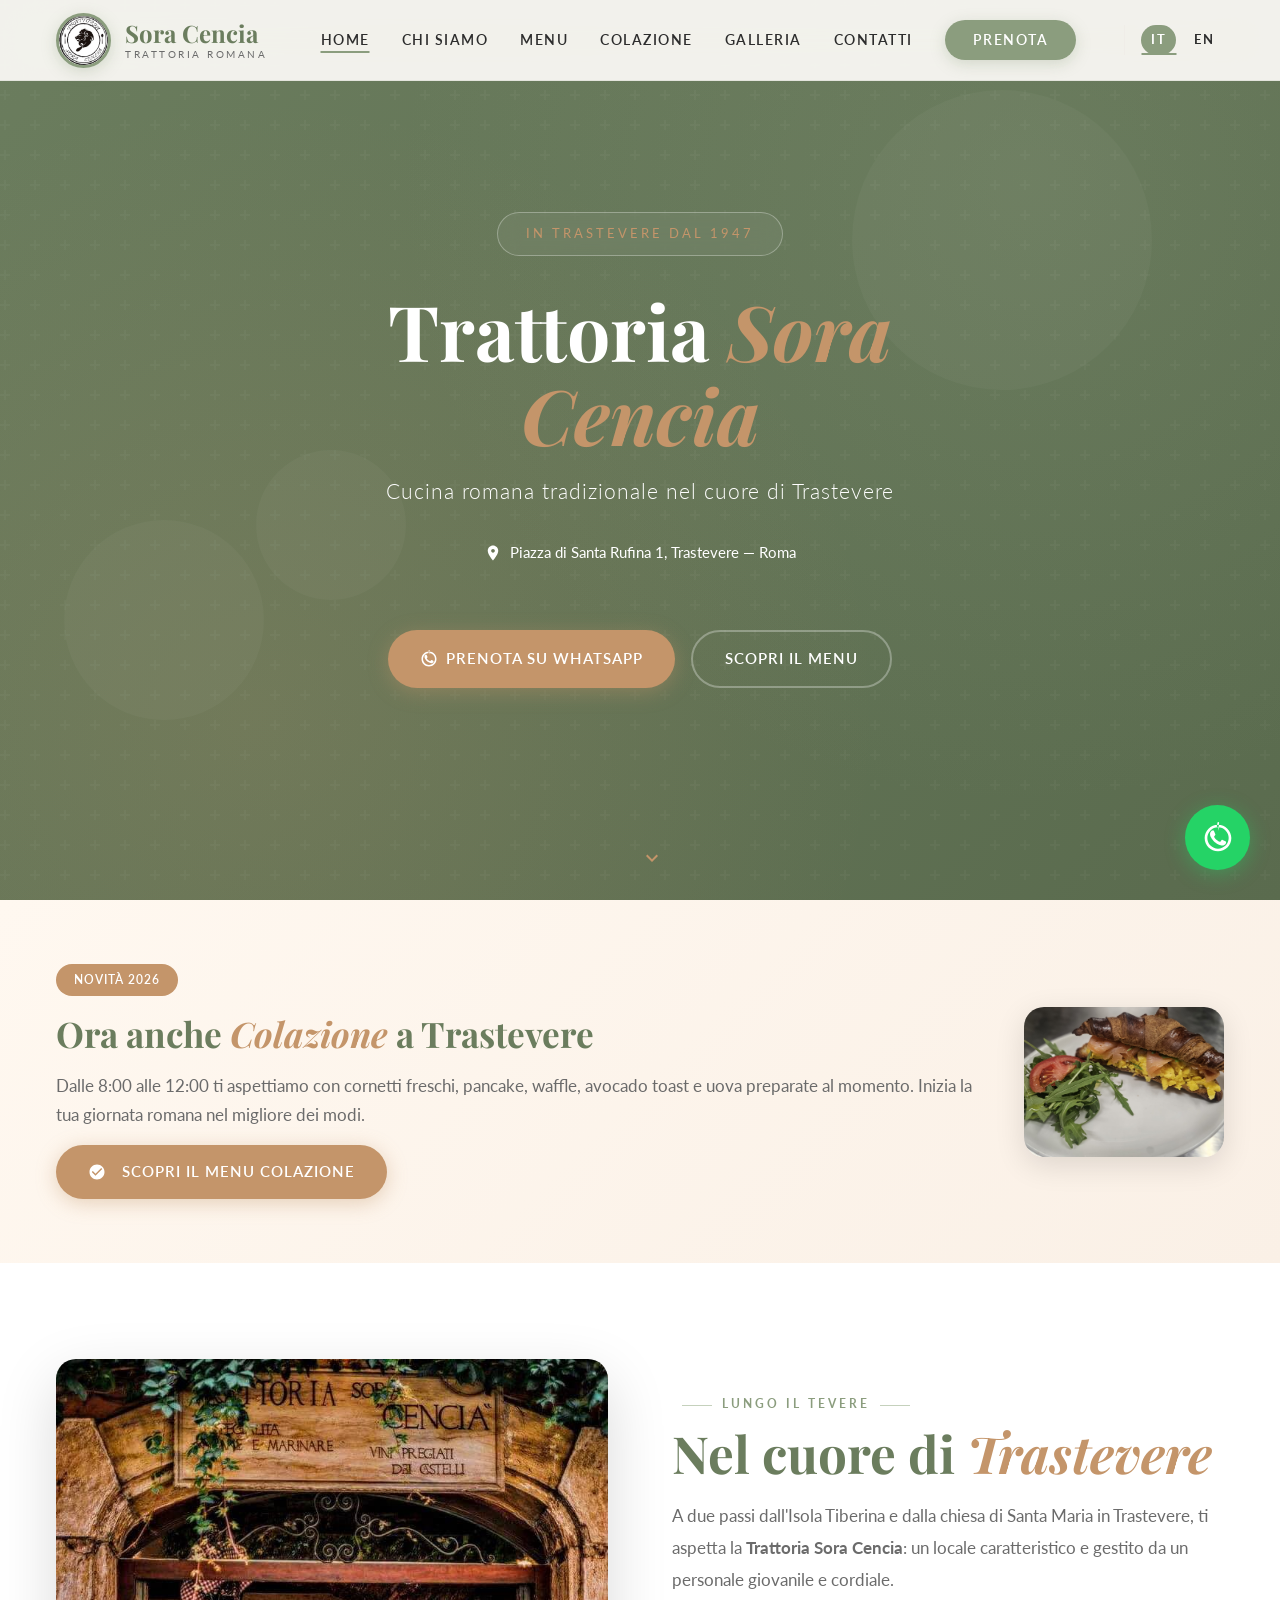
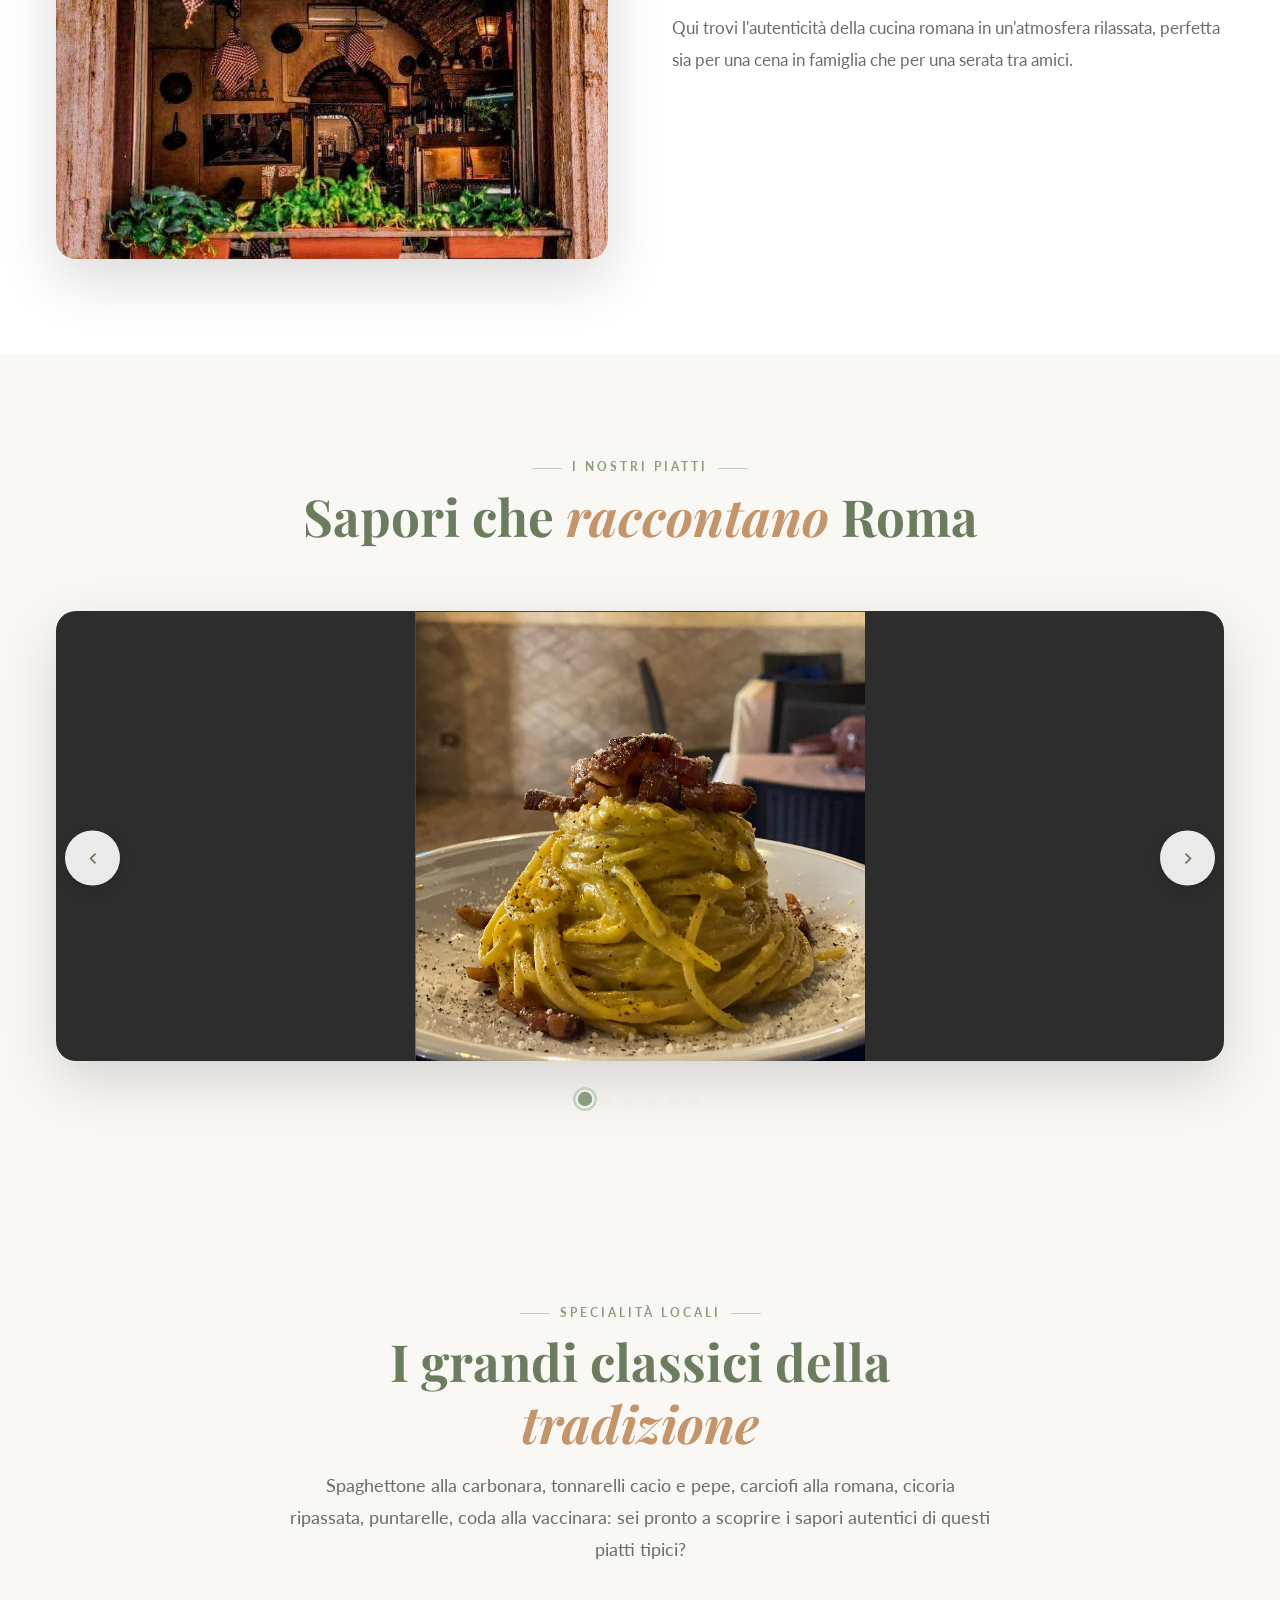
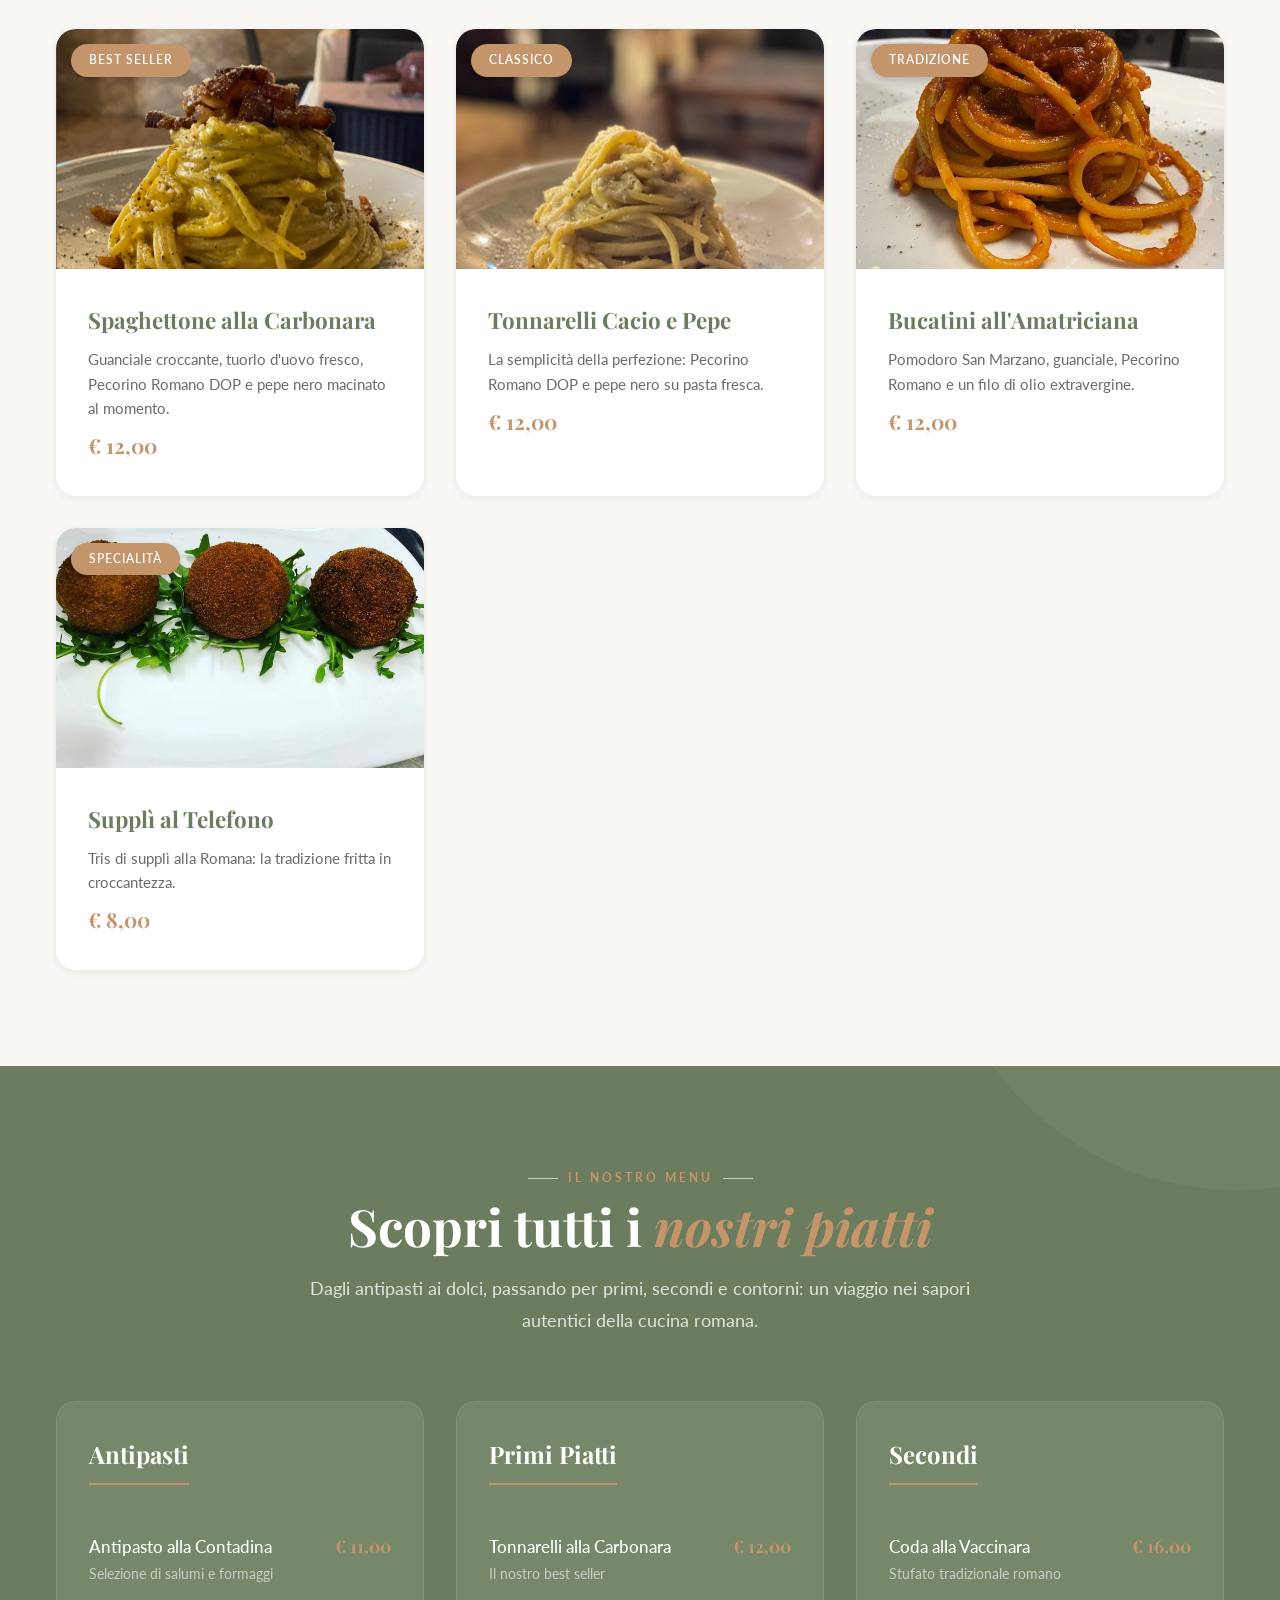
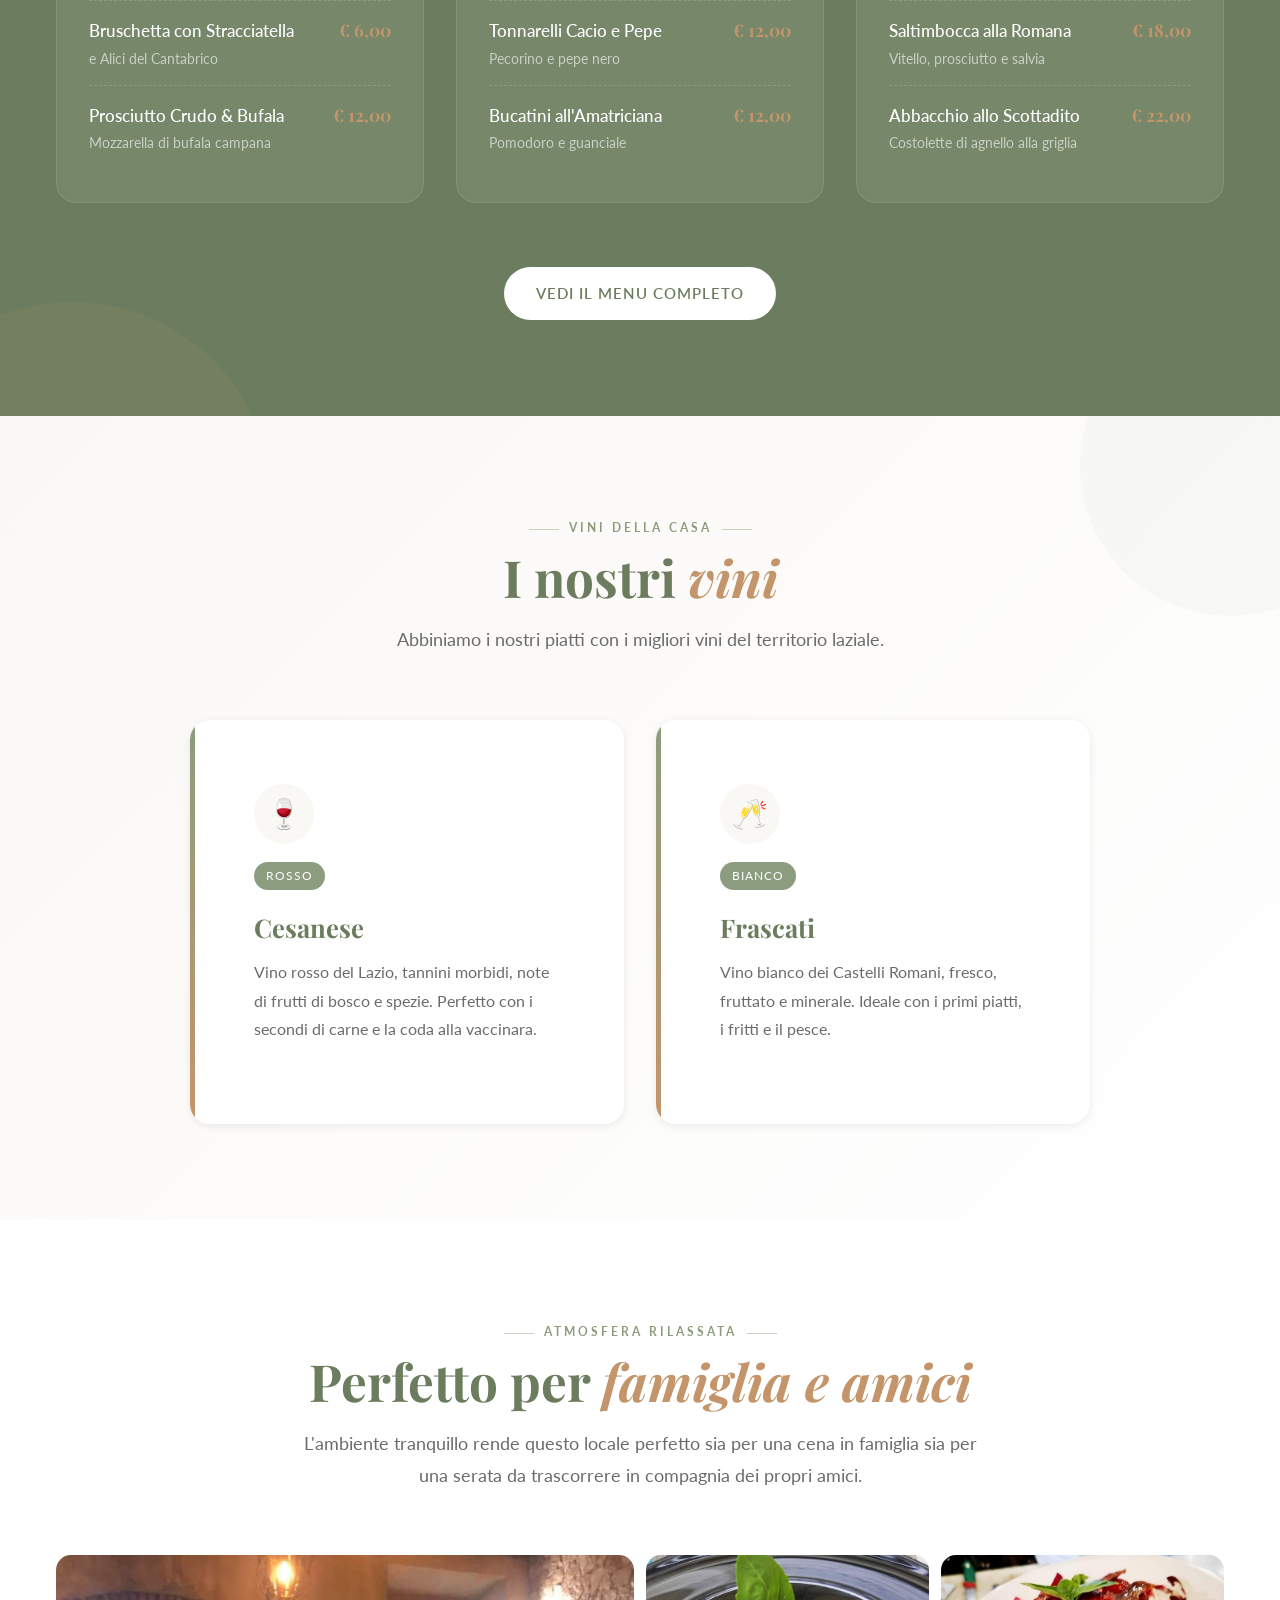
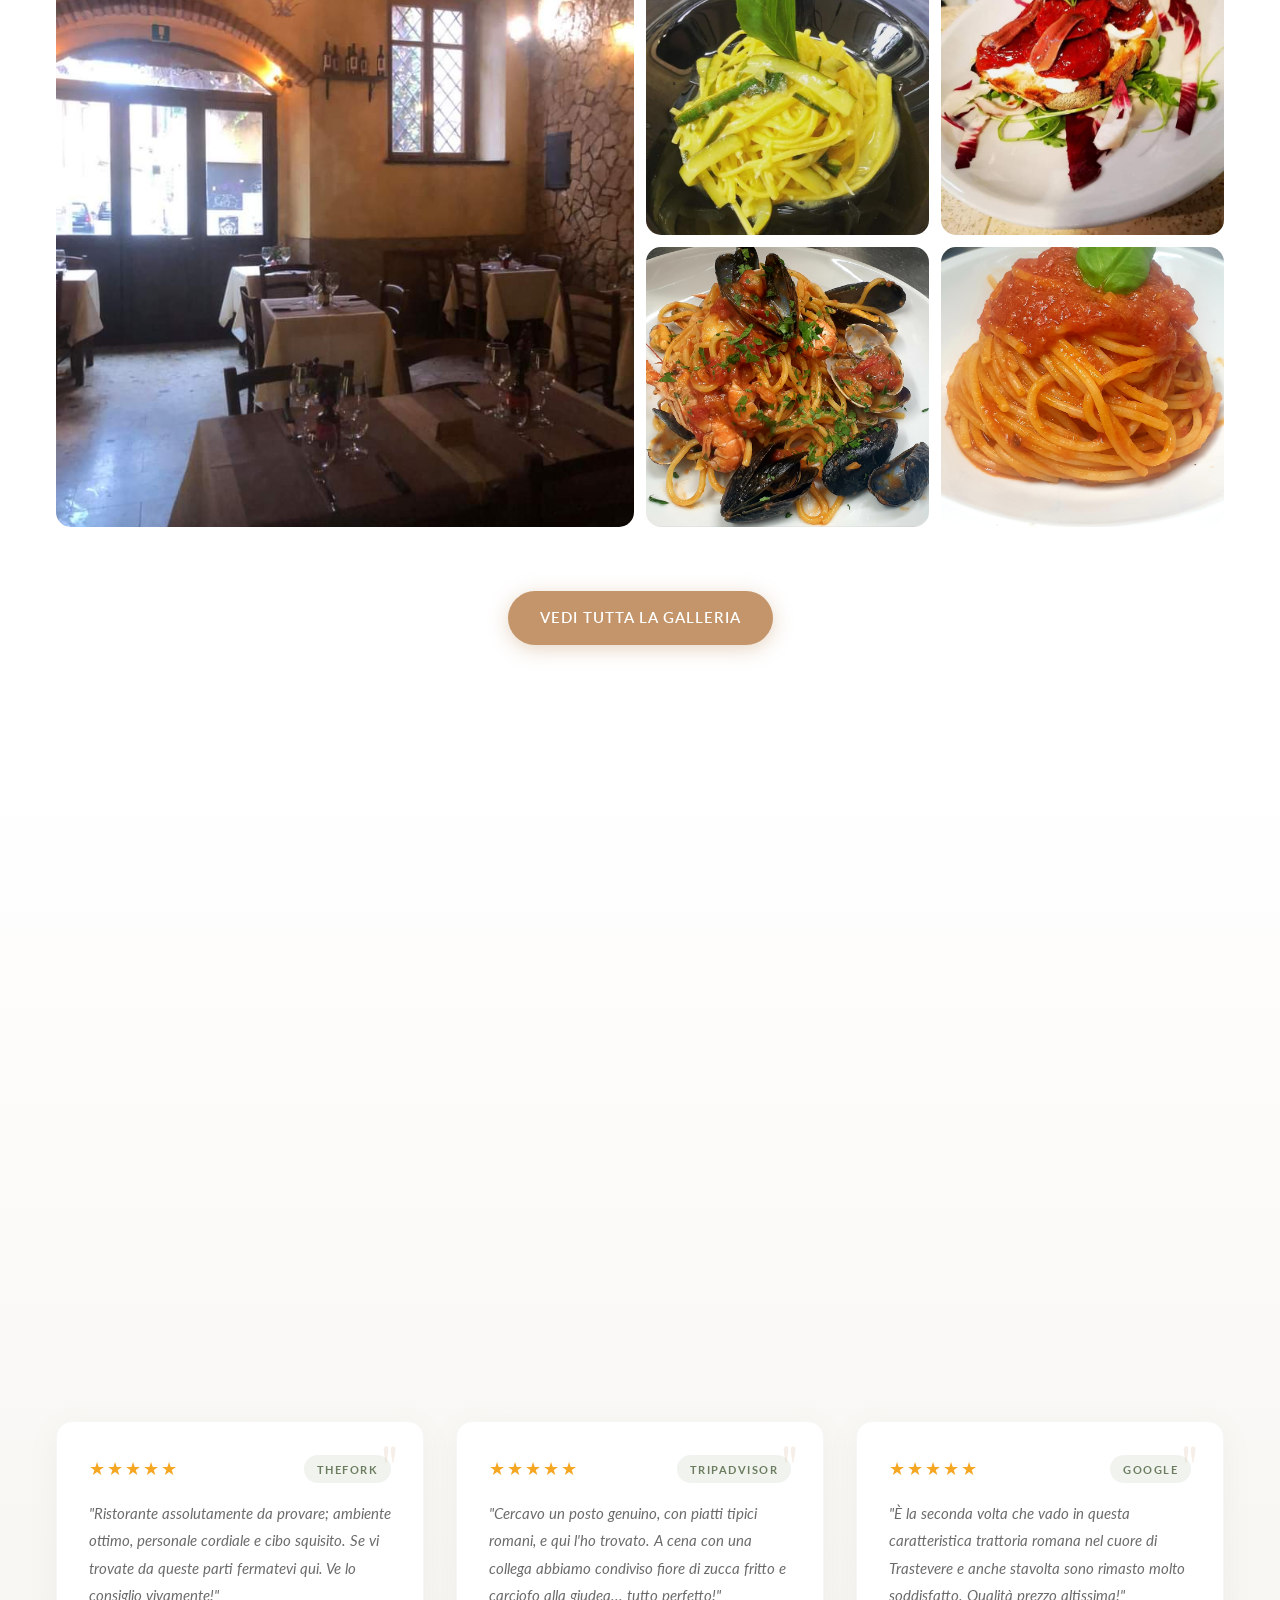
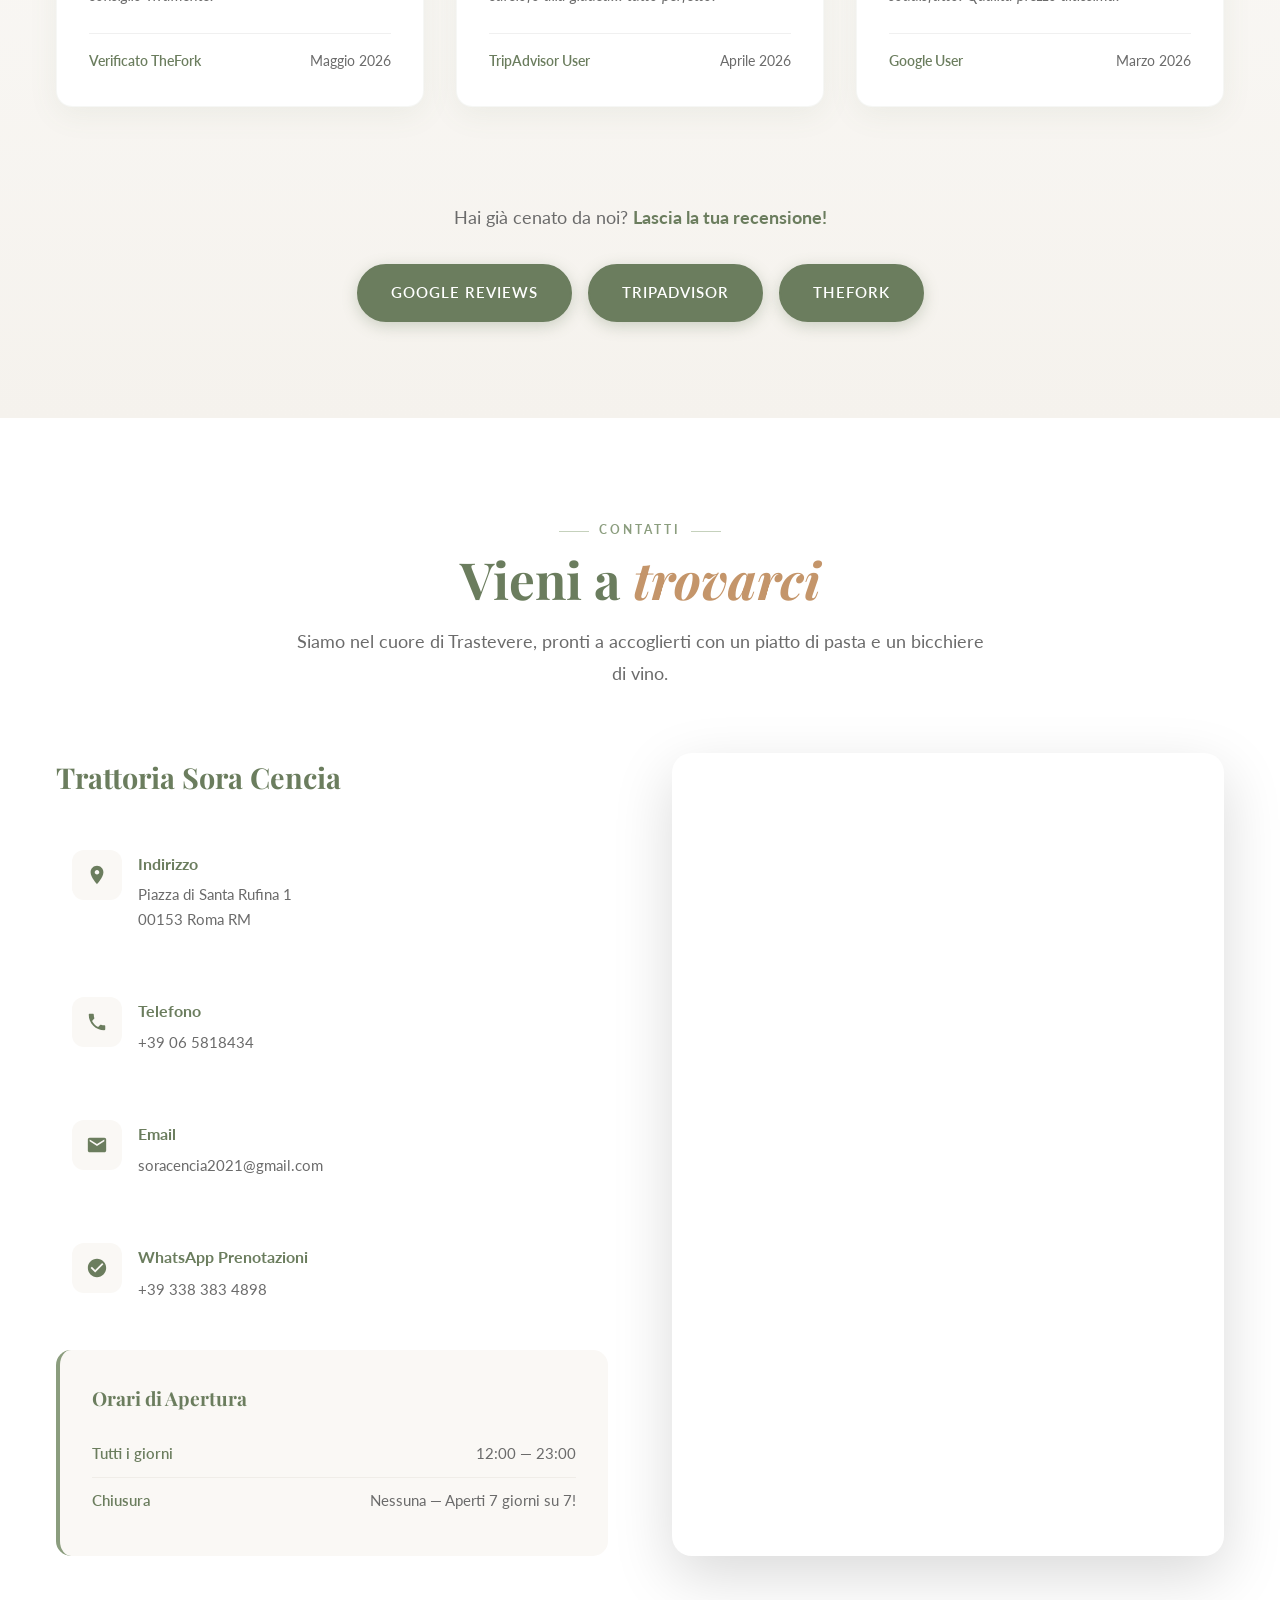
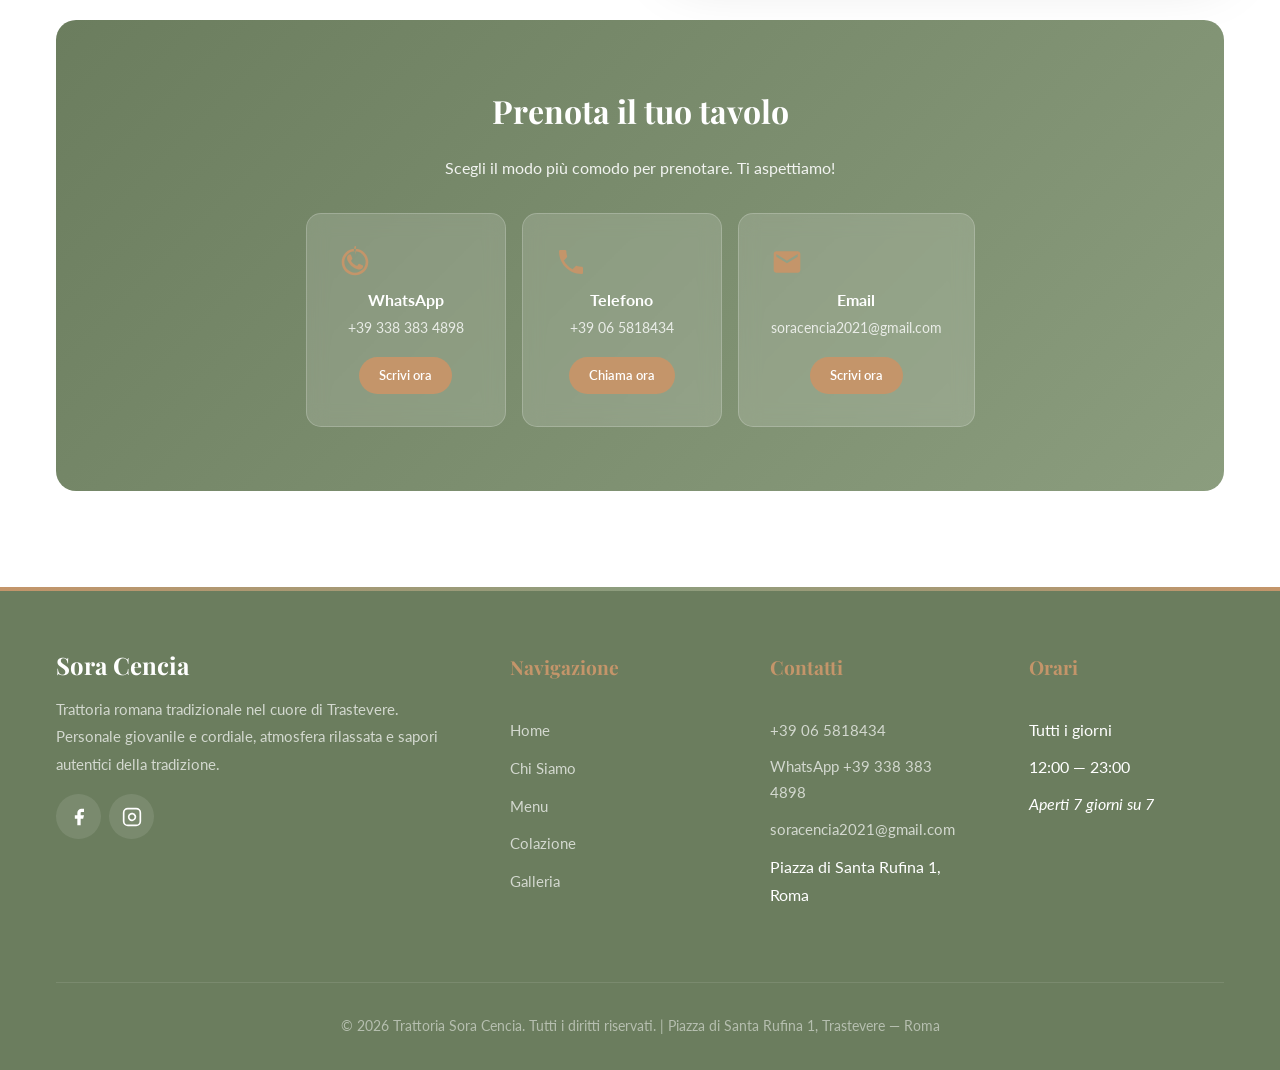
<file: index.html>
<!DOCTYPE html>
<html lang="it">
<head>
    <meta charset="UTF-8">
    <meta name="viewport" content="width=device-width, initial-scale=1.0">
    <title>Trattoria Sora Cencia — Trastevere, Roma | Cucina Romana Tradizionale</title>
    <meta name="description" content="Trattoria Sora Cencia a Trastevere, Roma. Cucina romana tradizionale: carbonara, cacio e pepe, carciofi, coda alla vaccinara. Aperti tutti i giorni 12:00-23:00. Piazza di Santa Rufina 1.">
    <meta name="keywords" content="trattoria romana, trastevere, ristorante roma, carbonara, cacio e pepe, cucina romana, sora cencia">

    <meta property="og:title" content="Trattoria Sora Cencia — Trastevere, Roma">
    <meta property="og:description" content="Cucina romana tradizionale nel cuore di Trastevere. Aperti tutti i giorni dalle 12 alle 23.">
    <meta property="og:type" content="restaurant">
    <meta property="og:url" content="https://www.trattoriasoracencia.it">

    <script type="application/ld+json">
    {
        "@context": "https://schema.org",
        "@type": "Restaurant",
        "name": "Trattoria Sora Cencia",
        "description": "Trattoria romana tradizionale nel cuore di Trastevere",
        "url": "https://www.trattoriasoracencia.it",
        "telephone": "+39065818434",
        "email": "soracencia2021@gmail.com",
        "address": {
            "@type": "PostalAddress",
            "streetAddress": "Piazza di Santa Rufina 1",
            "addressLocality": "Roma",
            "addressRegion": "RM",
            "postalCode": "00153",
            "addressCountry": "IT"
        },
        "geo": {
            "@type": "GeoCoordinates",
            "latitude": "41.8892",
            "longitude": "12.4665"
        },
        "openingHours": ["Mo-Su 12:00-23:00"],
        "servesCuisine": "Cucina Romana",
        "priceRange": "€€",
        "sameAs": [
            "https://www.facebook.com/Nuova-trattoria-Sora-Cencia-",
            "https://www.instagram.com/sora_cencia/"
        ]
    }
    </script>

    <link rel="preconnect" href="https://fonts.googleapis.com">
    <link rel="preconnect" href="https://fonts.gstatic.com" crossorigin>
    <link href="https://fonts.googleapis.com/css2?family=Playfair+Display:ital,wght@0,400;0,500;0,600;0,700;1,400;1,500&family=Lato:wght@300;400;700&display=swap" rel="stylesheet">

    <link rel="icon" href="img/logo.jpg" type="image/jpeg">

    <link rel="stylesheet" href="css/style.css">
<base target="_blank">
<base target="_blank">
<base target="_blank">
</head>
<body>

    <!-- NAVBAR -->
    <nav class="navbar">
        <div class="nav-container">
            <a href="index.html" class="logo">
                <img src="img/logo.jpg" alt="Logo Sora Cencia - Leone di Trastevere">
                <div class="logo-text">
                    Sora Cencia
                    <span>Trattoria Romana</span>
                </div>
            </a>

            <ul class="nav-links">
                <li><a href="index.html" class="active">Home</a></li>
                <li><a href="chi-siamo.html">Chi Siamo</a></li>
                <li><a href="menu.html">Menu</a></li>
                <li><a href="colazioni.html">Colazione</a></li>
                <li><a href="galleria.html">Galleria</a></li>
                <li><a href="#contatti">Contatti</a></li>
                <li><a href="tel:+39065818434" class="nav-cta">Prenota</a></li>
                <li class="lang-switch">
                    <a href="index.html" class="active">IT</a>
                    <a href="en/index.html">EN</a>
                </li>
            </ul>

            <div class="menu-toggle">
                <span></span>
                <span></span>
                <span></span>
            </div>
        </div>
    </nav>

    <!-- HERO -->
    <section class="hero" id="home">
        <div class="hero-pattern"></div>
        <div class="hero-deco hero-deco-1"></div>
        <div class="hero-deco hero-deco-2"></div>
        <div class="hero-deco hero-deco-3"></div>
        <div class="hero-content">
            <span class="hero-badge">In Trastevere dal 1947</span>
            <h1>Trattoria <em>Sora Cencia</em></h1>
            <p class="hero-subtitle">Cucina romana tradizionale nel cuore di Trastevere</p>
            <div class="hero-location">
                <svg viewBox="0 0 24 24" width="18" height="18" fill="currentColor"><path d="M12 2C8.13 2 5 5.13 5 9c0 5.25 7 13 7 13s7-7.75 7-13c0-3.87-3.13-7-7-7zm0 9.5c-1.38 0-2.5-1.12-2.5-2.5s1.12-2.5 2.5-2.5 2.5 1.12 2.5 2.5-1.12 2.5-2.5 2.5z"/></svg>
                Piazza di Santa Rufina 1, Trastevere — Roma
            </div>
            <div class="hero-buttons">
                <a href="https://wa.me/393383834898" class="btn btn-primary" target="_blank">
                    <svg width="18" height="18" viewBox="0 0 24 24" fill="currentColor"><path d="M17.472 14.382c-.297-.149-1.758-.867-2.03-.967-.273-.099-.471-.148-.67.15-.197.297-.767.966-.94 1.164-.173.199-.347.223-.644.075-.297-.15-1.255-.463-2.39-1.475-.883-.788-1.48-1.761-1.653-2.059-.173-.297-.018-.458.13-.606.134-.133.298-.347.446-.52.149-.174.198-.298.298-.497.099-.198.05-.371-.025-.52-.075-.149-.669-1.612-.916-2.207-.242-.579-.487-.5-.669-.51-.173-.008-.371-.01-.57-.01-.198 0-.52.074-.792.372-.272.297-1.04 1.016-1.04 2.479 0 1.462 1.065 2.875 1.213 3.074.149.198 2.096 3.2 5.077 4.487.709.306 1.262.489 1.694.625.712.227 1.36.195 1.871.118.571-.085 1.758-.719 2.006-1.413.248-.694.248-1.289.173-1.413-.074-.124-.272-.198-.57-.347m-5.421-7.702L12.853.478a.64.64 0 0 0-.636-.478h-.004a.64.64 0 0 0-.636.478l-.436 2.544a.64.64 0 0 0 .636.749h.872a.64.64 0 0 0 .636-.749zM12 22C6.477 22 2 17.523 2 12S6.477 2 12 2s10 4.477 10 10-4.477 10-10 10zm0-2a8 8 0 1 0 0-16 8 8 0 0 0 0 16z"/></svg>
                    Prenota su WhatsApp
                </a>
                <a href="menu.html" class="btn btn-outline">Scopri il menu</a>
            </div>
        </div>
        <div class="scroll-indicator">
            <svg viewBox="0 0 24 24"><path d="M7.41 8.59L12 13.17l4.59-4.58L18 10l-6 6-6-6 1.41-1.41z"/></svg>
        </div>
    </section>

    <!-- BREAKFAST BANNER -->
    <section class="section" style="background: linear-gradient(135deg, #FFF8F0 0%, #FAF0E6 100%); padding: var(--space-lg) var(--space-sm);">
        <div class="container">
            <div style="display: flex; align-items: center; gap: var(--space-md); flex-wrap: wrap; justify-content: space-between;">
                <div style="flex: 1; min-width: 280px;">
                    <span style="display: inline-block; background: var(--terra); color: var(--bianco); padding: 6px 18px; border-radius: 20px; font-size: 0.75rem; font-weight: 600; text-transform: uppercase; letter-spacing: 1px; margin-bottom: var(--space-xs);">Novità 2026</span>
                    <h2 style="font-family: var(--font-display); font-size: clamp(1.5rem, 3vw, 2.2rem); color: var(--salvia-dark); margin-bottom: var(--space-xs);">Ora anche <em style="color: var(--terra);">Colazione</em> a Trastevere</h2>
                    <p style="color: var(--grigio); font-size: 1.05rem; line-height: 1.7; margin-bottom: var(--space-sm);">Dalle 8:00 alle 12:00 ti aspettiamo con cornetti freschi, pancake, waffle, avocado toast e uova preparate al momento. Inizia la tua giornata romana nel migliore dei modi.</p>
                    <a href="colazioni.html" class="btn btn-primary" style="display: inline-flex;">
                        <svg width="18" height="18" viewBox="0 0 24 24" fill="currentColor" style="margin-right: 8px;"><path d="M12 2C6.48 2 2 6.48 2 12s4.48 10 10 10 10-4.48 10-10S17.52 2 12 2zm-2 15l-5-5 1.41-1.41L10 14.17l7.59-7.59L19 8l-9 9z"/></svg>
                        Scopri il menu colazione
                    </a>
                </div>
                <div style="flex: 0 0 200px; max-width: 250px;">
                    <img src="img/IMG-20250619-WA0003.jpg" alt="Cornetto colazione Sora Cencia" style="width: 100%; border-radius: 20px; box-shadow: var(--shadow-md); object-fit: cover;">
                </div>
            </div>
        </div>
    </section>

    <!-- CHI SIAMO -->
    <section class="section about" id="chi-siamo">
        <div class="container">
            <div class="about-grid">
                <div class="about-image reveal-left">
                    <img src="img/145001635_1816514621850926_7391259112462539259_n.jpg" alt="Ingresso Trattoria Sora Cencia - Trastevere">
                </div>
                <div class="about-text reveal-right">
                    <span class="section-label">Lungo il Tevere</span>
                    <h2 class="section-title">Nel cuore di <em>Trastevere</em></h2>
                    <p>A due passi dall'Isola Tiberina e dalla chiesa di Santa Maria in Trastevere, ti aspetta la <strong>Trattoria Sora Cencia</strong>: un locale caratteristico e gestito da un personale giovanile e cordiale.</p>
                    <p>Qui trovi l'autenticità della cucina romana in un'atmosfera rilassata, perfetta sia per una cena in famiglia che per una serata tra amici.</p>
                    <div class="about-features">
                        <div class="about-feature reveal-bounce reveal-delay-1">
                            <span class="number">7/7</span>
                            <span class="label">Aperti tutti i giorni</span>
                        </div>
                        <div class="about-feature reveal-bounce reveal-delay-2">
                            <span class="number">12-23</span>
                            <span class="label">Orario continuato</span>
                        </div>
                        <div class="about-feature reveal-bounce reveal-delay-3">
                            <span class="number">100%</span>
                            <span class="label">Tradizione romana</span>
                        </div>
                    </div>
                </div>
            </div>
        </div>
    </section>

    <!-- CAROSELLO FOTO -->
    <section class="carousel-section" id="carosello">
        <div class="container">
            <div class="section-header reveal">
                <span class="section-label">I nostri piatti</span>
                <h2 class="section-title">Sapori che <em>raccontano</em> Roma</h2>
            </div>
        </div>
        <div class="carousel-container">
            <div class="carousel-wrapper">
                <div class="carousel-track">
                    <div class="carousel-slide">
                        <img src="img/Screenshot-2022-12-01-at-01-12-12-La-nuova-sora-cencia-@sora_cencia-•-Foto-e-video-di-Instagram-1.png" alt="Spaghettone alla Carbonara">
                        <div class="carousel-caption">
                            <h3>Spaghettone alla Carbonara</h3>
                            <p>Il grande classico della tradizione romana</p>
                        </div>
                    </div>
                    <div class="carousel-slide">
                        <img src="img/IMG-20210525-WA0000.jpg" alt="Tonnarelli Cacio e Pepe">
                        <div class="carousel-caption">
                            <h3>Tonnarelli Cacio e Pepe</h3>
                            <p>Semplicità e perfezione in un piatto</p>
                        </div>
                    </div>
                    <div class="carousel-slide">
                        <img src="img/IMG-20210525-WA0004.jpg" alt="Gricia">
                        <div class="carousel-caption">
                            <h3>Gricia</h3>
                            <p>La Gricia è sempre un piacere</p>
                        </div>
                    </div>
                    <div class="carousel-slide">
                        <img src="img/20210514_010414.jpg" alt="Spaghetti allo Scoglio">
                        <div class="carousel-caption">
                            <h3>Spaghetti allo Scoglio</h3>
                            <p>Il mare incontra la tradizione romana</p>
                        </div>
                    </div>
                    <div class="carousel-slide">
                        <img src="img/20210515_232650.jpg" alt="Spaghetti al Pomodoro">
                        <div class="carousel-caption">
                            <h3>Spaghetti al Pomodoro</h3>
                            <p>Freschezza e genuinità e stai al top</p>
                        </div>
                    </div>
			<div class="carousel-slide">
                        <img src="img/Screenshot-2022-12-01-at-00-59-55-La-nuova-sora-cencia-@sora_cencia-•-Foto-e-video-di-Instagram.png" alt="Cicoria Guanciale e Pecorino">
                        <div class="carousel-caption">
                            <h3>Cicoria, Guanciale e Pecorino</h3>
                            <p>Un tris vincente in ogni forchettata</p>
                        </div>
                    </div>

                    <div class="carousel-slide">
                        <img src="img/Screenshot-2022-12-01-at-01-00-23-La-nuova-sora-cencia-@sora_cencia-•-Foto-e-video-di-Instagram-1.png" alt="Vellutata D'autunno">
                        <div class="carousel-caption">
                            <h3>La Vellutata primaverile</h3>
                            <p>La nostra vellutata di verdure, semplice e nutriente</p>

                        </div>
                    </div>
                </div>
            </div>
            <button class="carousel-btn prev" aria-label="Foto precedente">
                <svg viewBox="0 0 24 24"><path d="M15.41 7.41L14 6l-6 6 6 6 1.41-1.41L10.83 12z"/></svg>
            </button>
            <button class="carousel-btn next" aria-label="Foto successiva">
                <svg viewBox="0 0 24 24"><path d="M10 6L8.59 7.41 13.17 12l-4.58 4.59L10 18l6-6z"/></svg>
            </button>
            <div class="carousel-dots">
                <button class="carousel-dot active" aria-label="Slide 1"></button>
                <button class="carousel-dot" aria-label="Slide 2"></button>
                <button class="carousel-dot" aria-label="Slide 3"></button>
                <button class="carousel-dot" aria-label="Slide 4"></button>
                <button class="carousel-dot" aria-label="Slide 5"></button>
                <button class="carousel-dot" aria-label="Slide 6"></button>
            </div>
        </div>
    </section>

    <!-- SPECIALITÀ -->
    <section class="section specials" id="specialita">
        <div class="container">
            <div class="section-header reveal">
                <span class="section-label">Specialità Locali</span>
                <h2 class="section-title">I grandi classici della <em>tradizione</em></h2>
                <p class="section-desc">Spaghettone alla carbonara, tonnarelli cacio e pepe, carciofi alla romana, cicoria ripassata, puntarelle, coda alla vaccinara: sei pronto a scoprire i sapori autentici di questi piatti tipici?</p>
            </div>

            <div class="specials-grid">
                <div class="special-card reveal reveal-delay-1">
                    <div class="special-card-img">
                        <img src="img/Screenshot-2022-12-01-at-01-12-12-La-nuova-sora-cencia-@sora_cencia-•-Foto-e-video-di-Instagram-1.png" alt="Spaghettone alla Carbonara">
                        <span class="special-card-tag">Best Seller</span>
                    </div>
                    <div class="special-card-body">
                        <h3>Spaghettone alla Carbonara</h3>
                        <p>Guanciale croccante, tuorlo d'uovo fresco, Pecorino Romano DOP e pepe nero macinato al momento.</p>
                        <div class="special-card-price">€ 12,00</div>
                    </div>
                </div>

                <div class="special-card reveal reveal-delay-2">
                    <div class="special-card-img">
                        <img src="img/IMG-20210525-WA0000.jpg" alt="Tonnarelli Cacio e Pepe">
                        <span class="special-card-tag">Classico</span>
                    </div>
                    <div class="special-card-body">
                        <h3>Tonnarelli Cacio e Pepe</h3>
                        <p>La semplicità della perfezione: Pecorino Romano DOP e pepe nero su pasta fresca.</p>
                        <div class="special-card-price">€ 12,00</div>
                    </div>
                </div>

                <div class="special-card reveal reveal-delay-3">
                    <div class="special-card-img">
                        <img src="img/FB_IMG_1621288233914.jpg" alt="Bucatini all'Amatriciana">
                        <span class="special-card-tag">Tradizione</span>
                    </div>
                    <div class="special-card-body">
                        <h3>Bucatini all'Amatriciana</h3>
                        <p>Pomodoro San Marzano, guanciale, Pecorino Romano e un filo di olio extravergine.</p>
                        <div class="special-card-price">€ 12,00</div>
                    </div>
                </div>

                <div class="special-card reveal reveal-delay-4">
                    <div class="special-card-img">
                        <img src="img/FB_IMG_1621288247780.jpg" alt="Supplì al Telefono">
                        <span class="special-card-tag">Specialità</span>
                    </div>
                    <div class="special-card-body">
                        <h3>Supplì al Telefono</h3>
                        <p>Tris di supplì alla Romana: la tradizione fritta in croccantezza.</p>
                        <div class="special-card-price">€ 8,00</div>
                    </div>
                </div>
            </div>
        </div>
    </section>

        
    <!-- MENU PREVIEW -->
    <section class="section menu-preview" id="menu">
        <div class="container">
            <div class="section-header reveal">
                <span class="section-label" style="color: var(--terra);">Il nostro menu</span>
                <h2 class="section-title">Scopri tutti i <em>nostri piatti</em></h2>
                <p class="section-desc">Dagli antipasti ai dolci, passando per primi, secondi e contorni: un viaggio nei sapori autentici della cucina romana.</p>
            </div>

            <div class="menu-categories">
                <div class="menu-category reveal reveal-delay-1">
                    <h3>Antipasti</h3>
                    <div class="menu-item">
                        <div>
                            <span class="menu-item-name">Antipasto alla Contadina</span>
                            <span class="menu-item-desc">Selezione di salumi e formaggi</span>
                        </div>
                        <span class="menu-item-price">€ 11,00</span>
                    </div>
                    <div class="menu-item">
                        <div>
                            <span class="menu-item-name">Bruschetta con Stracciatella</span>
                            <span class="menu-item-desc">e Alici del Cantabrico</span>
                        </div>
                        <span class="menu-item-price">€ 6,00</span>
                    </div>
                    <div class="menu-item">
                        <div>
                            <span class="menu-item-name">Prosciutto Crudo & Bufala</span>
                            <span class="menu-item-desc">Mozzarella di bufala campana</span>
                        </div>
                        <span class="menu-item-price">€ 12,00</span>
                    </div>
                </div>

                <div class="menu-category reveal reveal-delay-2">
                    <h3>Primi Piatti</h3>
                    <div class="menu-item">
                        <div>
                            <span class="menu-item-name">Tonnarelli alla Carbonara</span>
                            <span class="menu-item-desc">Il nostro best seller</span>
                        </div>
                        <span class="menu-item-price">€ 12,00</span>
                    </div>
                    <div class="menu-item">
                        <div>
                            <span class="menu-item-name">Tonnarelli Cacio e Pepe</span>
                            <span class="menu-item-desc">Pecorino e pepe nero</span>
                        </div>
                        <span class="menu-item-price">€ 12,00</span>
                    </div>
                    <div class="menu-item">
                        <div>
                            <span class="menu-item-name">Bucatini all'Amatriciana</span>
                            <span class="menu-item-desc">Pomodoro e guanciale</span>
                        </div>
                        <span class="menu-item-price">€ 12,00</span>
                    </div>
                </div>

                <div class="menu-category reveal reveal-delay-3">
                    <h3>Secondi</h3>
                    <div class="menu-item">
                        <div>
                            <span class="menu-item-name">Coda alla Vaccinara</span>
                            <span class="menu-item-desc">Stufato tradizionale romano</span>
                        </div>
                        <span class="menu-item-price">€ 16,00</span>
                    </div>
                    <div class="menu-item">
                        <div>
                            <span class="menu-item-name">Saltimbocca alla Romana</span>
                            <span class="menu-item-desc">Vitello, prosciutto e salvia</span>
                        </div>
                        <span class="menu-item-price">€ 18,00</span>
                    </div>
                    <div class="menu-item">
                        <div>
                            <span class="menu-item-name">Abbacchio allo Scottadito</span>
                            <span class="menu-item-desc">Costolette di agnello alla griglia</span>
                        </div>
                        <span class="menu-item-price">€ 22,00</span>
                    </div>
                </div>
            </div>

            <div class="menu-cta reveal">
                <a href="menu.html" class="btn btn-light">Vedi il menu completo</a>
            </div>
        </div>
    </section>

    <!-- VINI DELLA CASA -->
    <section class="wines-section" id="vini">
        <div class="container">
            <div class="section-header reveal">
                <span class="section-label">Vini della Casa</span>
                <h2 class="section-title">I nostri <em>vini</em></h2>
                <p class="section-desc">Abbiniamo i nostri piatti con i migliori vini del territorio laziale.</p>
            </div>

            <div class="wines-grid">
                <div class="wine-card reveal reveal-delay-1">
                    <div class="wine-icon">🍷</div>
                    <span class="wine-type">Rosso</span>
                    <h3>Cesanese</h3>
                    <p>Vino rosso del Lazio, tannini morbidi, note di frutti di bosco e spezie. Perfetto con i secondi di carne e la coda alla vaccinara.</p>
                 </div>

                <div class="wine-card reveal reveal-delay-2">
                    <div class="wine-icon">🥂</div>
                    <span class="wine-type">Bianco</span>
                    <h3>Frascati</h3>
                    <p>Vino bianco dei Castelli Romani, fresco, fruttato e minerale. Ideale con i primi piatti, i fritti e il pesce.</p>
                  </div>
            </div>
        </div>
    </section>

    <!-- GALLERIA -->
    <section class="section gallery" id="galleria">
        <div class="container">
            <div class="section-header reveal">
                <span class="section-label">Atmosfera Rilassata</span>
                <h2 class="section-title">Perfetto per <em>famiglia e amici</em></h2>
                <p class="section-desc">L'ambiente tranquillo rende questo locale perfetto sia per una cena in famiglia sia per una serata da trascorrere in compagnia dei propri amici.</p>
            </div>

            <div class="gallery-grid">
                <div class="gallery-item large reveal-spin">
                    <img src="img/FB_IMG_1621026989241.jpg" alt="Interno della Trattoria Sora Cencia">
                    <div class="gallery-item-overlay">
                        <h4>Il nostro locale</h4>
                        <p>Ambiente accogliente e tradizionale</p>
                    </div>
                </div>
                <div class="gallery-item reveal-scale reveal-delay-1">
                    <img src="img/FB_IMG_1621027112102.jpg" alt="Pasta fresca">
                    <div class="gallery-item-overlay">
                        <h4>Pasta Fresca</h4>
                    </div>
                </div>
                <div class="gallery-item reveal-scale reveal-delay-2">
                    <img src="img/FB_IMG_1621027318539.jpg" alt="Bruschetta">
                    <div class="gallery-item-overlay">
                        <h4>Bruschetta</h4>
                    </div>
                </div>
                <div class="gallery-item reveal-scale reveal-delay-3">
                    <img src="img/20210514_010414.jpg" alt="Spaghetti allo Scoglio">
                    <div class="gallery-item-overlay">
                        <h4>Spaghetti allo Scoglio</h4>
                    </div>
                </div>
                <div class="gallery-item reveal-scale reveal-delay-4">
                    <img src="img/20210515_232650.jpg" alt="Spaghetti al Pomodoro">
                    <div class="gallery-item-overlay">
                        <h4>Spaghetti al Pomodoro</h4>
                    </div>
                </div>
            </div>

            <div style="text-align: center; margin-top: var(--space-lg);">
                <a href="galleria.html" class="btn btn-primary">Vedi tutta la galleria</a>
            </div>
        </div>
    </section>

<!-- RECENSIONI -->
    <section class="section reviews" id="recensioni">
        <div class="container">
            <div class="section-header reveal">
                <span class="section-label">Dicono di Noi</span>
                <h2 class="section-title">Cosa pensano i <em>nostri ospiti</em></h2>
                <p class="section-desc">Oltre 2.500 recensioni verificate su Google, TripAdvisor e TheFork. La vostra fiducia è il nostro migliore ingrediente.</p>
            </div>

            <div class="reviews-grid">
                <div class="review-card reveal reveal-delay-1">
                    <div class="review-header">
                        <div class="review-stars">★★★★★</div>
                        <span class="review-source">TheFork</span>
                    </div>
                    <p class="review-text">"Ottima trattoria a Trastevere senza troppi fronzoli. Piatti buoni, prezzi onesti e simpatia romana. La carbonara era perfetta e il servizio cordiale. Torneremo sicuramente!"</p>
                    <div class="review-author">
                        <strong>Antonino T.</strong>
                        <span>Giugno 2026</span>
                    </div>
                </div>

                <div class="review-card reveal reveal-delay-2">
                    <div class="review-header">
                        <div class="review-stars">★★★★★</div>
                        <span class="review-source">TripAdvisor</span>
                    </div>
                    <p class="review-text">"Abbiamo cenato da Sora Cencia a Trastevere e l'esperienza è stata decisamente positiva sotto tutti i punti di vista. Abbiamo mangiato benissimo: porzioni abbondanti e sapori autentici."</p>
                    <div class="review-author">
                        <strong>TripAdvisor User</strong>
                        <span>Giugno 2026</span>
                    </div>
                </div>

                <div class="review-card reveal reveal-delay-3">
                    <div class="review-header">
                        <div class="review-stars">★★★★★</div>
                        <span class="review-source">Google</span>
                    </div>
                    <p class="review-text">"Personale gentilissimo e disponibile! Piatti della cucina romana fatti a dovere e con ingredienti freschi. La coda alla vaccinara era strepitosa. Rapporto qualità-prezzo eccellente."</p>
                    <div class="review-author">
                        <strong>Google User</strong>
                        <span>Maggio 2026</span>
                    </div>
                </div>

                <div class="review-card reveal reveal-delay-4">
                    <div class="review-header">
                        <div class="review-stars">★★★★★</div>
                        <span class="review-source">TheFork</span>
                    </div>
                    <p class="review-text">"Ristorante assolutamente da provare; ambiente ottimo, personale cordiale e cibo squisito. Se vi trovate da queste parti fermatevi qui. Ve lo consiglio vivamente!"</p>
                    <div class="review-author">
                        <strong>Verificato TheFork</strong>
                        <span>Maggio 2026</span>
                    </div>
                </div>

                <div class="review-card reveal reveal-delay-5">
                    <div class="review-header">
                        <div class="review-stars">★★★★★</div>
                        <span class="review-source">TripAdvisor</span>
                    </div>
                    <p class="review-text">"Cercavo un posto genuino, con piatti tipici romani, e qui l'ho trovato. A cena con una collega abbiamo condiviso fiore di zucca fritto e carciofo alla giudea... tutto perfetto!"</p>
                    <div class="review-author">
                        <strong>TripAdvisor User</strong>
                        <span>Aprile 2026</span>
                    </div>
                </div>

                <div class="review-card reveal reveal-delay-6">
                    <div class="review-header">
                        <div class="review-stars">★★★★★</div>
                        <span class="review-source">Google</span>
                    </div>
                    <p class="review-text">"È la seconda volta che vado in questa caratteristica trattoria romana nel cuore di Trastevere e anche stavolta sono rimasto molto soddisfatto. Qualità prezzo altissima!"</p>
                    <div class="review-author">
                        <strong>Google User</strong>
                        <span>Marzo 2026</span>
                    </div>
                </div>
            </div>

            <div class="reviews-cta reveal">
                <p>Hai già cenato da noi? <strong>Lascia la tua recensione!</strong></p>
                <div class="reviews-buttons">
                    <a href="https://www.google.com/search?q=Trattoria+Sora+Cencia+Roma" target="_blank" class="btn btn-outline">Google Reviews</a>
                    <a href="https://www.tripadvisor.it/Restaurant_Review-g187791-d1469256-Reviews-Trattoria_Sora_Cencia-Rome_Lazio.html" target="_blank" class="btn btn-outline">TripAdvisor</a>
                    <a href="https://www.thefork.it/ristorante/trattoria-sora-cencia-r687361/recensioni" target="_blank" class="btn btn-outline">TheFork</a>
                </div>
            </div>
        </div>
    </section>

    <!-- CONTATTI -->
    <section class="section contact" id="contatti">
        <div class="container">
            <div class="section-header reveal">
                <span class="section-label">Contatti</span>
                <h2 class="section-title">Vieni a <em>trovarci</em></h2>
                <p class="section-desc">Siamo nel cuore di Trastevere, pronti a accoglierti con un piatto di pasta e un bicchiere di vino.</p>
            </div>

            <div class="contact-grid">
                <div class="contact-info reveal-left">
                    <h3>Trattoria Sora Cencia</h3>

                    <div class="contact-item">
                        <div class="contact-item-icon">
                            <svg viewBox="0 0 24 24"><path d="M12 2C8.13 2 5 5.13 5 9c0 5.25 7 13 7 13s7-7.75 7-13c0-3.87-3.13-7-7-7zm0 9.5c-1.38 0-2.5-1.12-2.5-2.5s1.12-2.5 2.5-2.5 2.5 1.12 2.5 2.5-1.12 2.5-2.5 2.5z"/></svg>
                        </div>
                        <div class="contact-item-text">
                            <h4>Indirizzo</h4>
                            <p>Piazza di Santa Rufina 1<br>00153 Roma RM</p>
                        </div>
                    </div>

                    <div class="contact-item">
                        <div class="contact-item-icon">
                            <svg viewBox="0 0 24 24"><path d="M6.62 10.79c1.44 2.83 3.76 5.14 6.59 6.59l2.2-2.2c.27-.27.67-.36 1.02-.24 1.12.37 2.33.57 3.57.57.55 0 1 .45 1 1V20c0 .55-.45 1-1 1-9.39 0-17-7.61-17-17 0-.55.45-1 1-1h3.5c.55 0 1 .45 1 1 0 1.25.2 2.45.57 3.57.11.35.03.74-.25 1.02l-2.2 2.2z"/></svg>
                        </div>
                        <div class="contact-item-text">
                            <h4>Telefono</h4>
                            <a href="tel:+39065818434">+39 06 5818434</a>
                        </div>
                    </div>

                    <div class="contact-item">
                        <div class="contact-item-icon">
                            <svg viewBox="0 0 24 24"><path d="M20 4H4c-1.1 0-1.99.9-1.99 2L2 18c0 1.1.9 2 2 2h16c1.1 0 2-.9 2-2V6c0-1.1-.9-2-2-2zm0 4l-8 5-8-5V6l8 5 8-5v2z"/></svg>
                        </div>
                        <div class="contact-item-text">
                            <h4>Email</h4>
                            <a href="mailto:soracencia2021@gmail.com">soracencia2021@gmail.com</a>
                        </div>
                    </div>

                    <div class="contact-item">
                        <div class="contact-item-icon">
                            <svg viewBox="0 0 24 24"><path d="M12 2C6.48 2 2 6.48 2 12s4.48 10 10 10 10-4.48 10-10S17.52 2 12 2zm-2 15l-5-5 1.41-1.41L10 14.17l7.59-7.59L19 8l-9 9z"/></svg>
                        </div>
                        <div class="contact-item-text">
                            <h4>WhatsApp Prenotazioni</h4>
                            <a href="https://wa.me/393383834898" target="_blank">+39 338 383 4898</a>
                        </div>
                    </div>

                    <div class="contact-hours">
                        <h4>Orari di Apertura</h4>
                        <div class="hours-row">
                            <span class="day">Tutti i giorni</span>
                            <span class="time">12:00 — 23:00</span>
                        </div>
                        <div class="hours-row">
                            <span class="day">Chiusura</span>
                            <span class="time">Nessuna — Aperti 7 giorni su 7!</span>
                        </div>
                    </div>
                </div>

                <div class="contact-map reveal-right">
                   <iframe src="https://www.google.com/maps/embed?pb=!1m18!1m12!1m3!1d2970.1523232815157!2d12.4722963!3d41.8895811!2m3!1f0!2f0!3f0!3m2!1i1024!2i768!4f13.1!3m3!1m2!1s0x132f603800635695%3A0xd4dbdbae60680dcb!2sTrattoria%20Sora%20Cencia!5e0!3m2!1sit!2sit!4v1782510159433!5m2!1sit!2sit" width="600" height="450" style="border:0;" allowfullscreen="" loading="lazy" referrerpolicy="strict-origin-when-cross-origin"></iframe>
                </div>
            </div>

            <!-- PRENOTAZIONE -->
            <div class="booking-box reveal">
                <h3>Prenota il tuo tavolo</h3>
                <p>Scegli il modo più comodo per prenotare. Ti aspettiamo!</p>
                <div class="booking-options">
                    <a href="https://wa.me/393383834898" class="booking-option" target="_blank">
                        <svg viewBox="0 0 24 24"><path d="M17.472 14.382c-.297-.149-1.758-.867-2.03-.967-.273-.099-.471-.148-.67.15-.197.297-.767.966-.94 1.164-.173.199-.347.223-.644.075-.297-.15-1.255-.463-2.39-1.475-.883-.788-1.48-1.761-1.653-2.059-.173-.297-.018-.458.13-.606.134-.133.298-.347.446-.52.149-.174.198-.298.298-.497.099-.198.05-.371-.025-.52-.075-.149-.669-1.612-.916-2.207-.242-.579-.487-.5-.669-.51-.173-.008-.371-.01-.57-.01-.198 0-.52.074-.792.372-.272.297-1.04 1.016-1.04 2.479 0 1.462 1.065 2.875 1.213 3.074.149.198 2.096 3.2 5.077 4.487.709.306 1.262.489 1.694.625.712.227 1.36.195 1.871.118.571-.085 1.758-.719 2.006-1.413.248-.694.248-1.289.173-1.413-.074-.124-.272-.198-.57-.347m-5.421-7.702L12.853.478a.64.64 0 0 0-.636-.478h-.004a.64.64 0 0 0-.636.478l-.436 2.544a.64.64 0 0 0 .636.749h.872a.64.64 0 0 0 .636-.749zM12 22C6.477 22 2 17.523 2 12S6.477 2 12 2s10 4.477 10 10-4.477 10-10 10zm0-2a8 8 0 1 0 0-16 8 8 0 0 0 0 16z"/></svg>
                        <h4>WhatsApp</h4>
                        <p>+39 338 383 4898</p>
                        <span class="btn-small">Scrivi ora</span>
                    </a>
                    <a href="tel:+39065818434" class="booking-option">
                        <svg viewBox="0 0 24 24"><path d="M6.62 10.79c1.44 2.83 3.76 5.14 6.59 6.59l2.2-2.2c.27-.27.67-.36 1.02-.24 1.12.37 2.33.57 3.57.57.55 0 1 .45 1 1V20c0 .55-.45 1-1 1-9.39 0-17-7.61-17-17 0-.55.45-1 1-1h3.5c.55 0 1 .45 1 1 0 1.25.2 2.45.57 3.57.11.35.03.74-.25 1.02l-2.2 2.2z"/></svg>
                        <h4>Telefono</h4>
                        <p>+39 06 5818434</p>
                        <span class="btn-small">Chiama ora</span>
                    </a>
                    <a href="mailto:soracencia2021@gmail.com" class="booking-option">
                        <svg viewBox="0 0 24 24"><path d="M20 4H4c-1.1 0-1.99.9-1.99 2L2 18c0 1.1.9 2 2 2h16c1.1 0 2-.9 2-2V6c0-1.1-.9-2-2-2zm0 4l-8 5-8-5V6l8 5 8-5v2z"/></svg>
                        <h4>Email</h4>
                        <p>soracencia2021@gmail.com</p>
                        <span class="btn-small">Scrivi ora</span>
                    </a>
                </div>
            </div>
        </div>
    </section>

    <!-- FOOTER -->
    <footer class="footer">
        <div class="container">
            <div class="footer-grid">
                <div class="footer-brand">
                    <div class="logo-text">Sora Cencia</div>
                    <p>Trattoria romana tradizionale nel cuore di Trastevere. Personale giovanile e cordiale, atmosfera rilassata e sapori autentici della tradizione.</p>
                    <div class="footer-social">
                        <a href="https://www.facebook.com/Nuova-trattoria-Sora-Cencia-" target="_blank" aria-label="Facebook">
                            <svg viewBox="0 0 24 24"><path d="M18 2h-3a5 5 0 0 0-5 5v3H7v4h3v8h4v-8h3l1-4h-4V7a1 1 0 0 1 1-1h3z"/></svg>
                        </a>
                        <a href="https://www.instagram.com/sora_cencia/" target="_blank" aria-label="Instagram">
                            <svg viewBox="0 0 24 24"><rect x="2" y="2" width="20" height="20" rx="5" ry="5" fill="none" stroke="currentColor" stroke-width="2"/><path d="M16 11.37A4 4 0 1 1 12.63 8 4 4 0 0 1 16 11.37z" fill="none" stroke="currentColor" stroke-width="2"/><line x1="17.5" y1="6.5" x2="17.51" y2="6.5" stroke="currentColor" stroke-width="2"/></svg>
                        </a>
                    </div>
                </div>

                <div>
                    <h4>Navigazione</h4>
                    <ul class="footer-links">
                        <li><a href="index.html">Home</a></li>
                        <li><a href="chi-siamo.html">Chi Siamo</a></li>
                        <li><a href="menu.html">Menu</a></li>
                        <li><a href="colazioni.html">Colazione</a></li>
                        <li><a href="galleria.html">Galleria</a></li>
                    </ul>
                </div>

                <div>
                    <h4>Contatti</h4>
                    <ul class="footer-links">
                        <li><a href="tel:+39065818434">+39 06 5818434</a></li>
                        <li><a href="https://wa.me/393383834898">WhatsApp +39 338 383 4898</a></li>
                        <li><a href="mailto:soracencia2021@gmail.com">soracencia2021@gmail.com</a></li>
                        <li>Piazza di Santa Rufina 1, Roma</li>
                    </ul>
                </div>

                <div>
                    <h4>Orari</h4>
                    <ul class="footer-links">
                        <li>Tutti i giorni</li>
                        <li>12:00 — 23:00</li>
                        <li style="margin-top: 10px;"><em>Aperti 7 giorni su 7</em></li>
                    </ul>
                </div>
            </div>

            <div class="footer-bottom">
                <p>© <span class="current-year">2026</span> Trattoria Sora Cencia. Tutti i diritti riservati. | Piazza di Santa Rufina 1, Trastevere — Roma</p>
            </div>
        </div>
    </footer>

    <!-- WhatsApp Float -->
    <a href="https://wa.me/393383834898" class="whatsapp-float" target="_blank" aria-label="Prenota su WhatsApp">
        <svg viewBox="0 0 24 24"><path d="M17.472 14.382c-.297-.149-1.758-.867-2.03-.967-.273-.099-.471-.148-.67.15-.197.297-.767.966-.94 1.164-.173.199-.347.223-.644.075-.297-.15-1.255-.463-2.39-1.475-.883-.788-1.48-1.761-1.653-2.059-.173-.297-.018-.458.13-.606.134-.133.298-.347.446-.52.149-.174.198-.298.298-.497.099-.198.05-.371-.025-.52-.075-.149-.669-1.612-.916-2.207-.242-.579-.487-.5-.669-.51-.173-.008-.371-.01-.57-.01-.198 0-.52.074-.792.372-.272.297-1.04 1.016-1.04 2.479 0 1.462 1.065 2.875 1.213 3.074.149.198 2.096 3.2 5.077 4.487.709.306 1.262.489 1.694.625.712.227 1.36.195 1.871.118.571-.085 1.758-.719 2.006-1.413.248-.694.248-1.289.173-1.413-.074-.124-.272-.198-.57-.347m-5.421-7.702L12.853.478a.64.64 0 0 0-.636-.478h-.004a.64.64 0 0 0-.636.478l-.436 2.544a.64.64 0 0 0 .636.749h.872a.64.64 0 0 0 .636-.749zM12 22C6.477 22 2 17.523 2 12S6.477 2 12 2s10 4.477 10 10-4.477 10-10 10zm0-2a8 8 0 1 0 0-16 8 8 0 0 0 0 16z"/></svg>
    </a>

    <script src="js/main.js"></script>
</body>
</html>
</file>
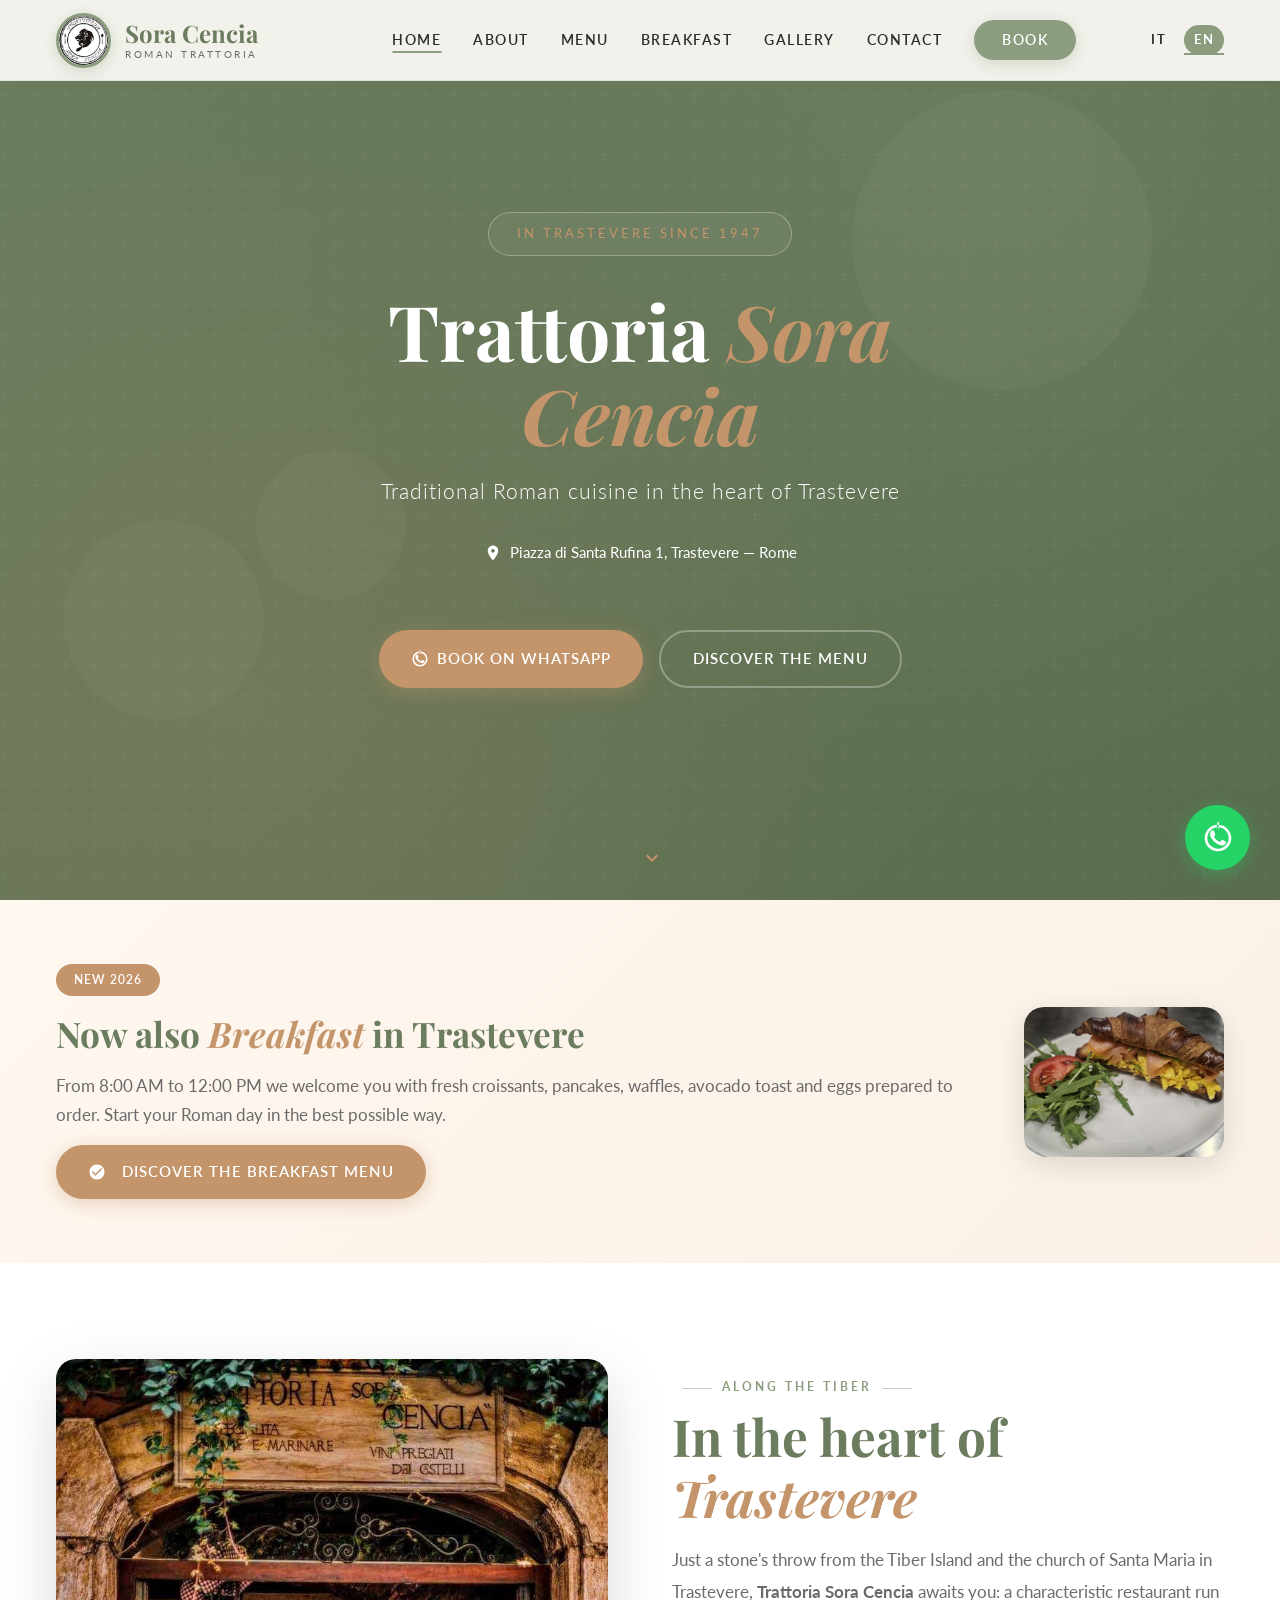
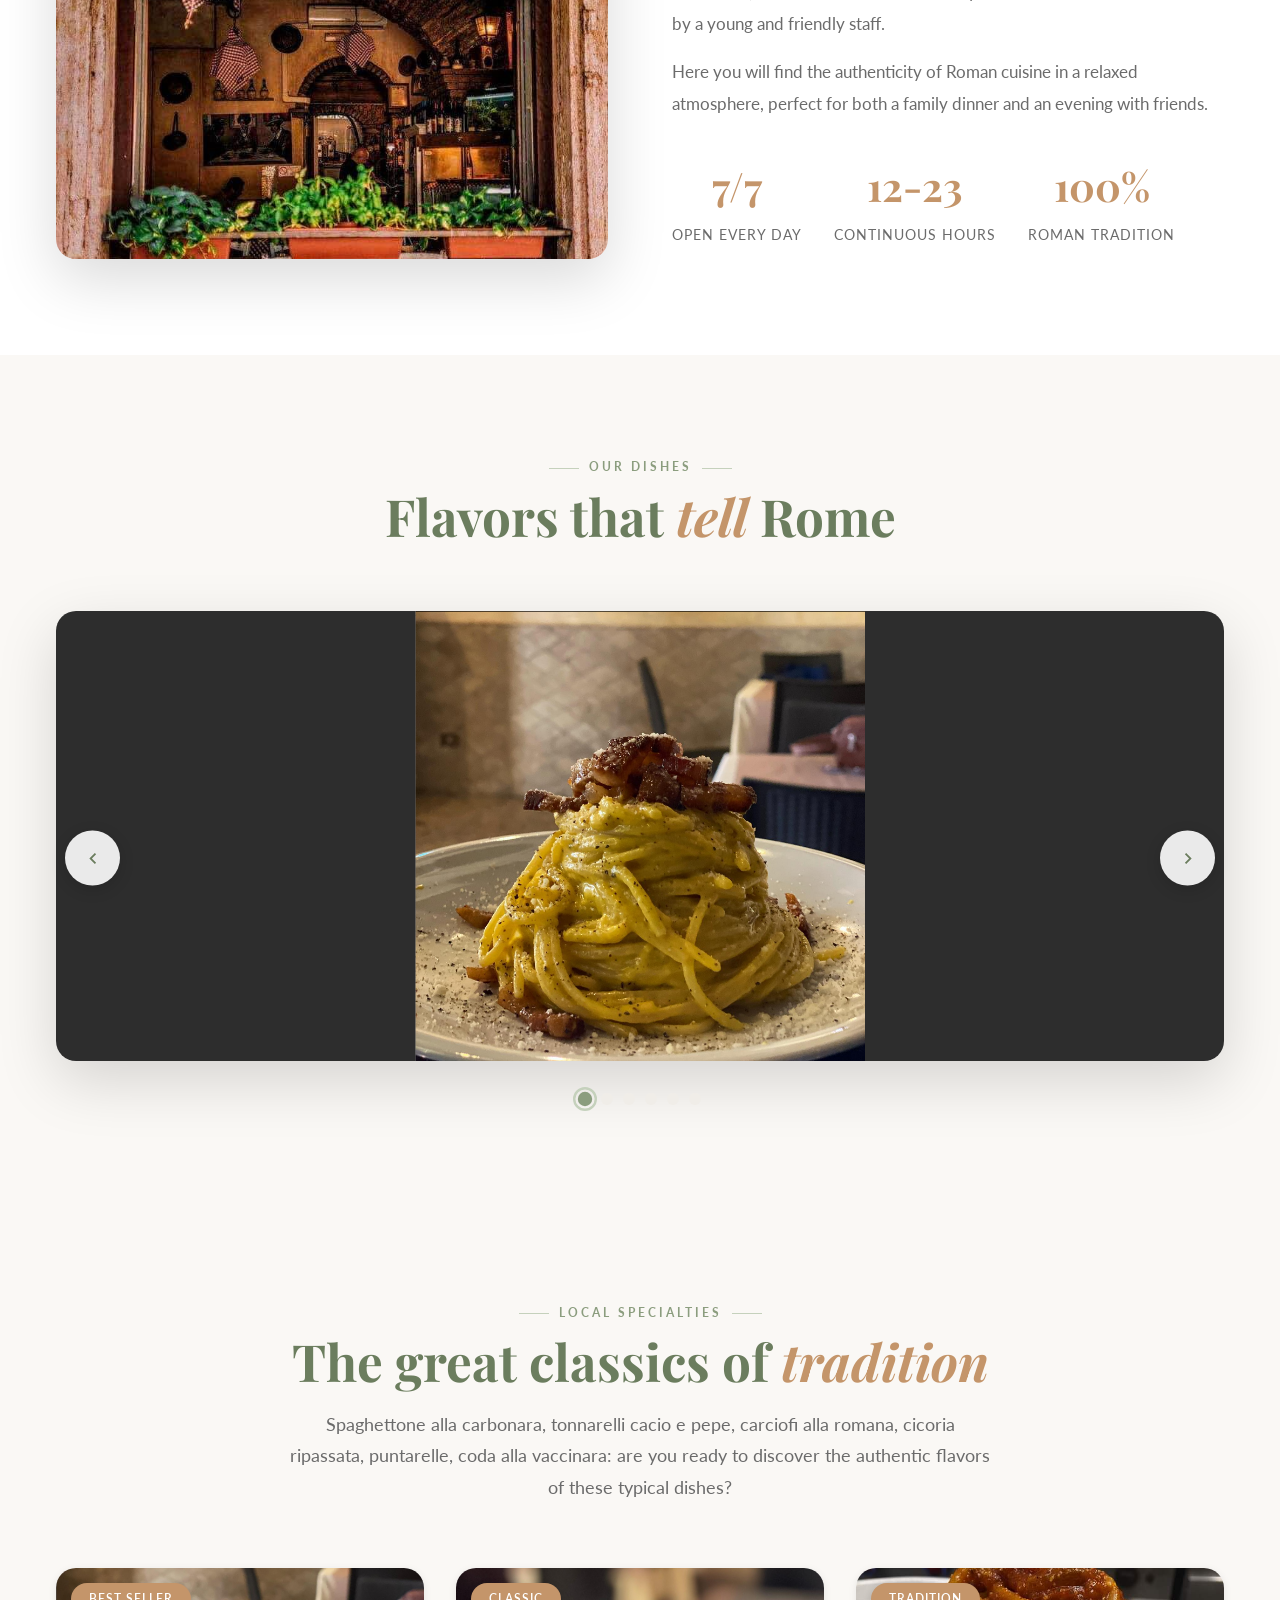
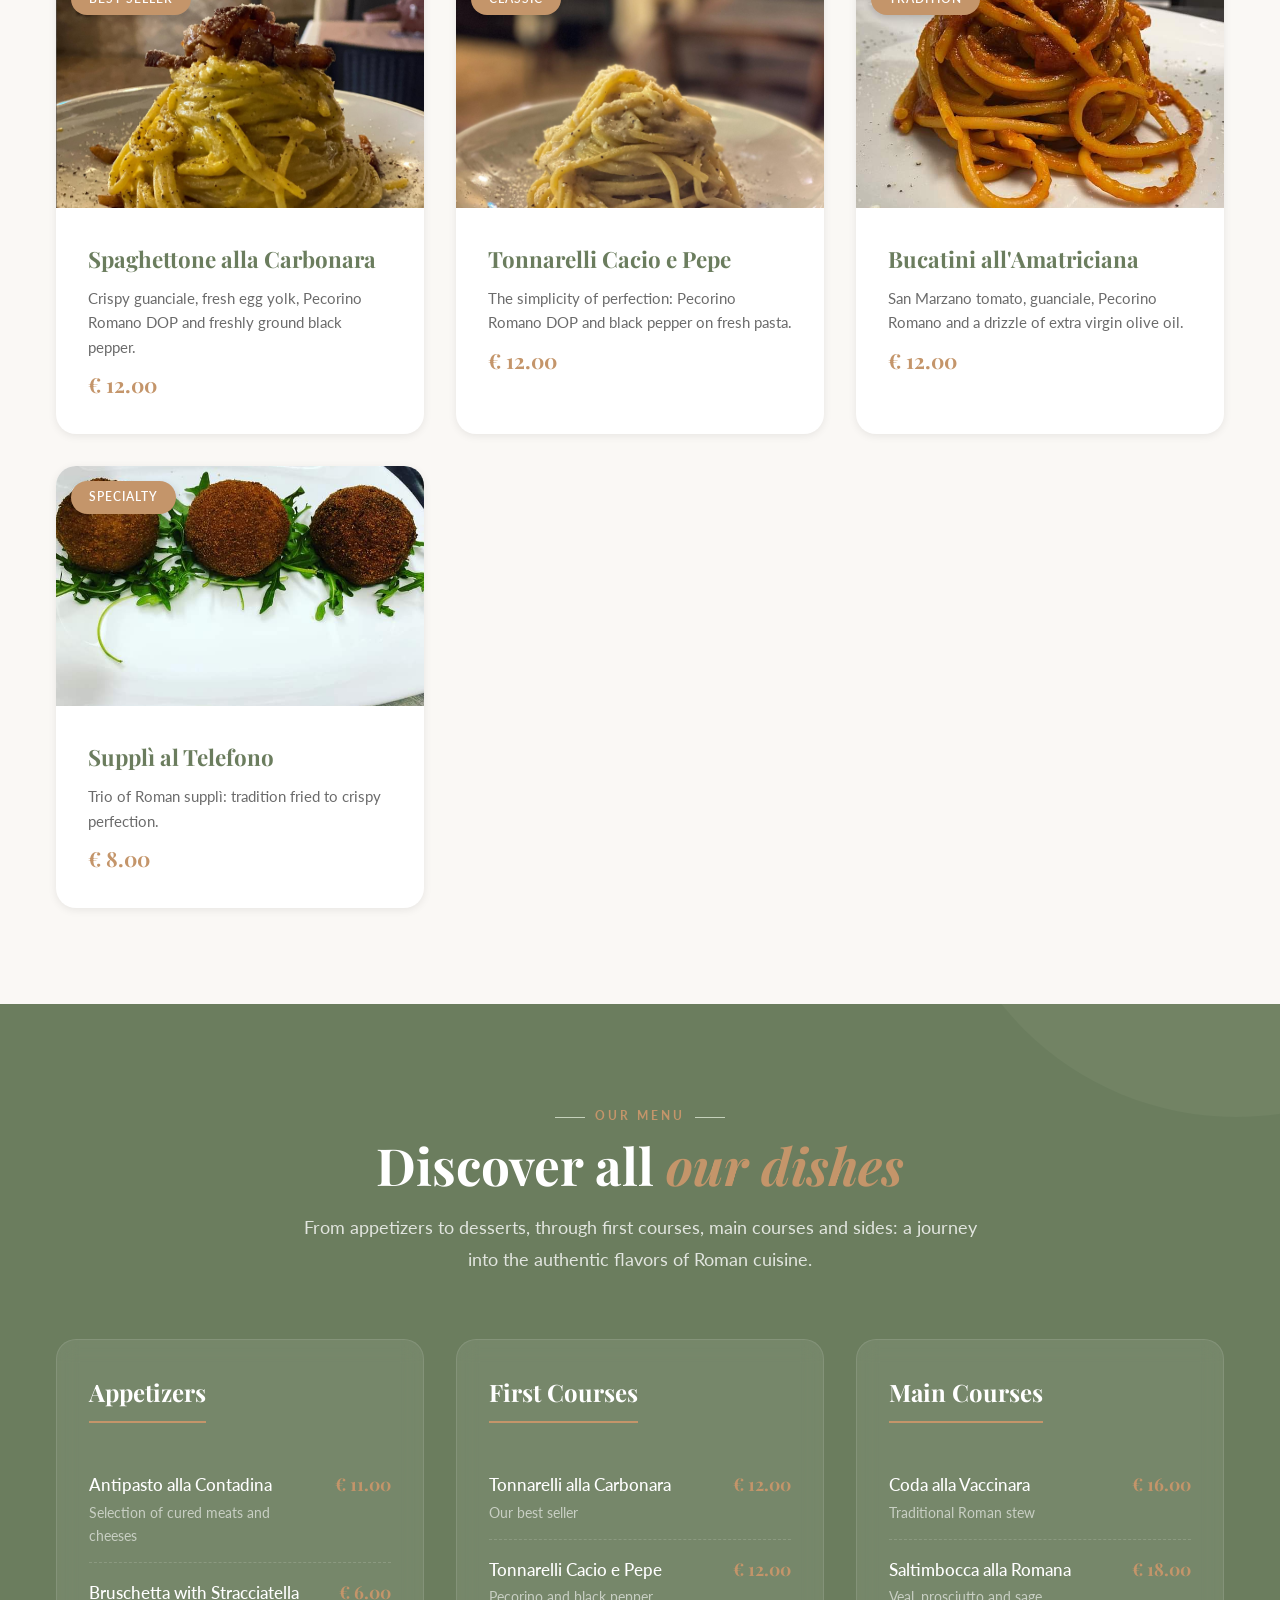
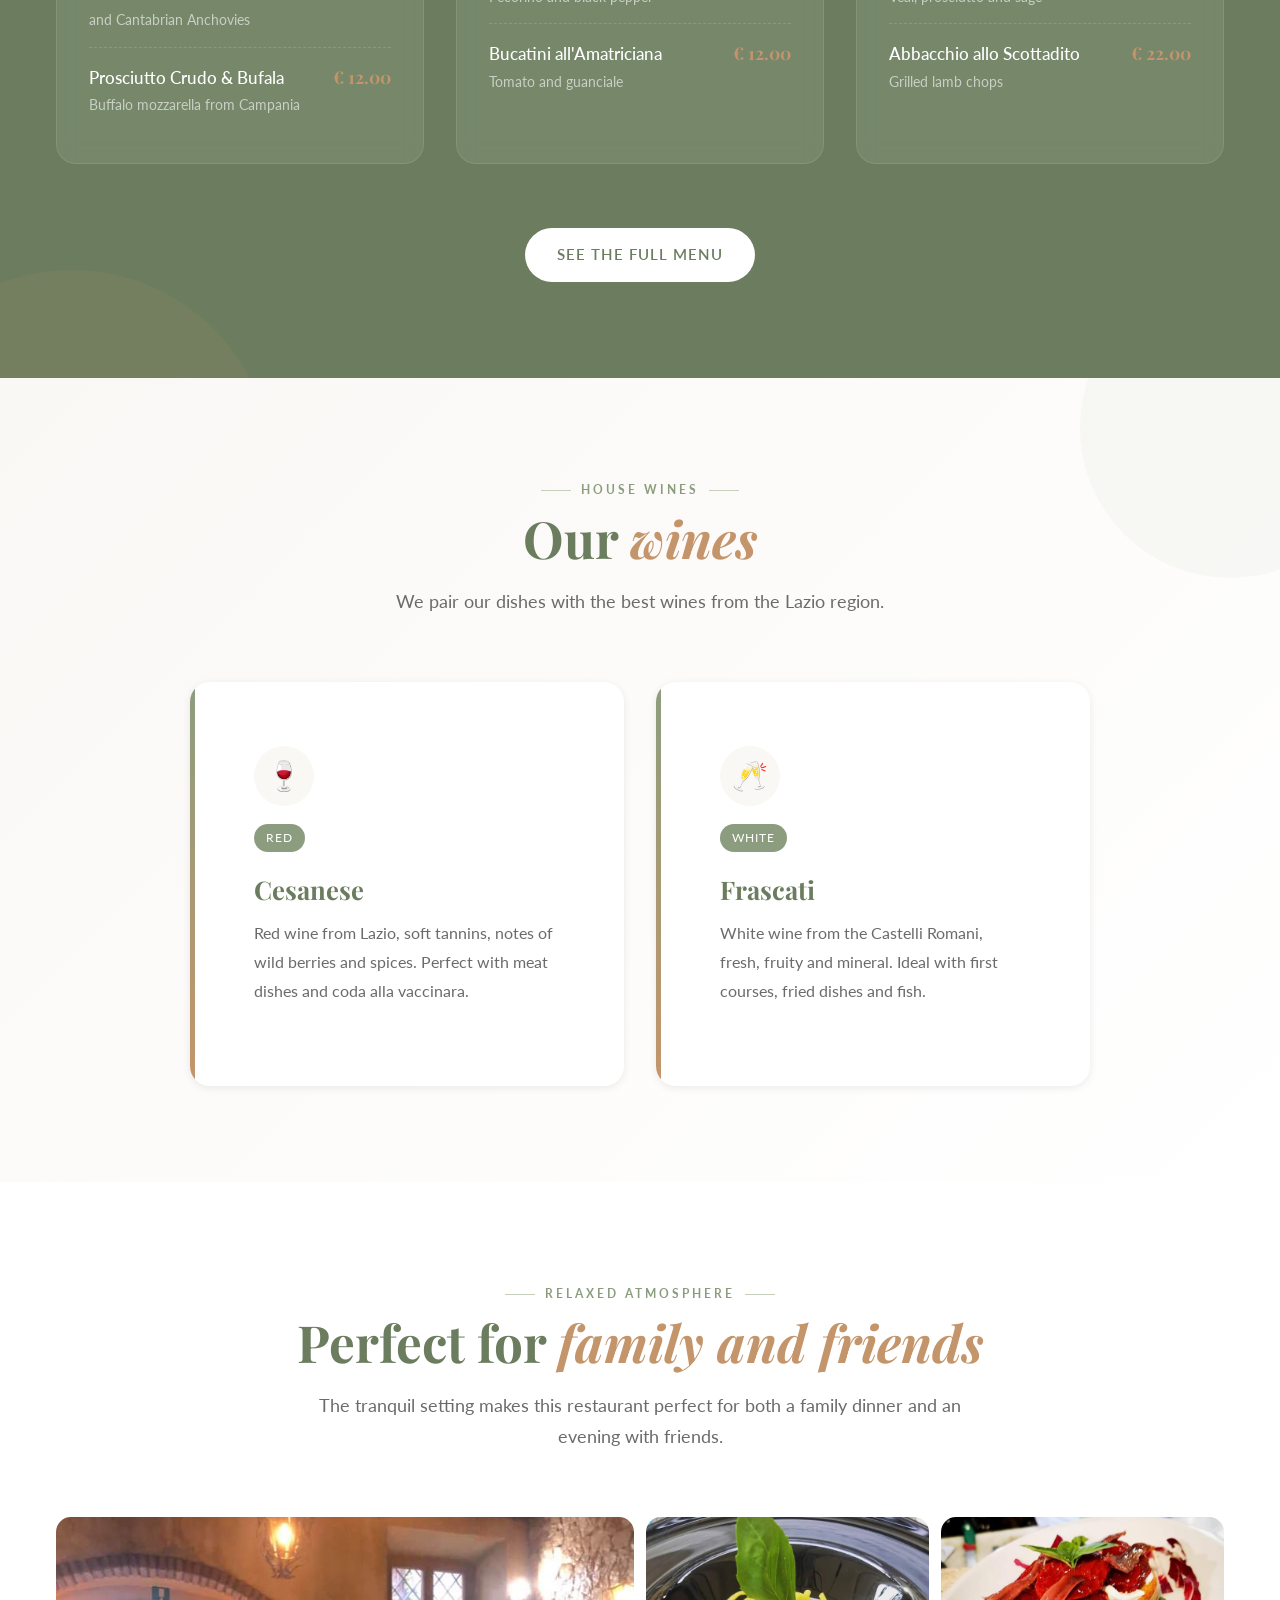
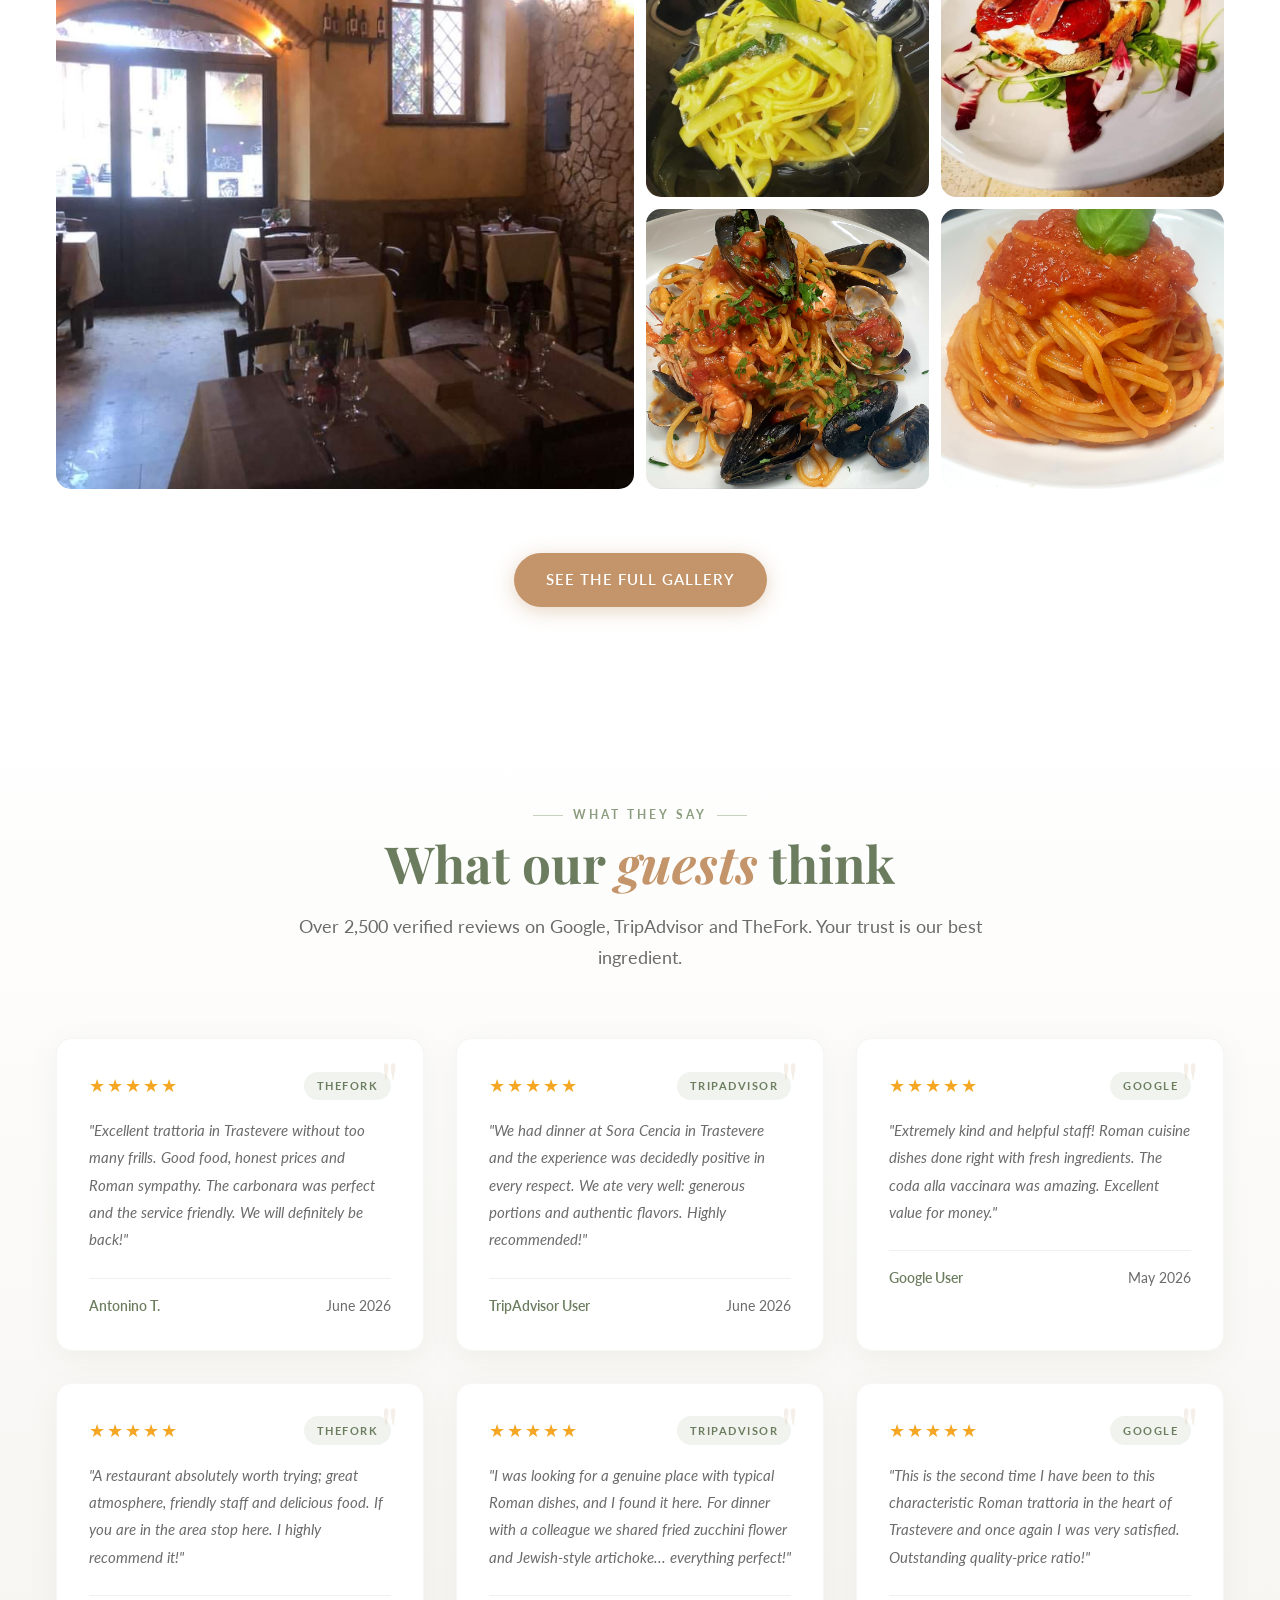
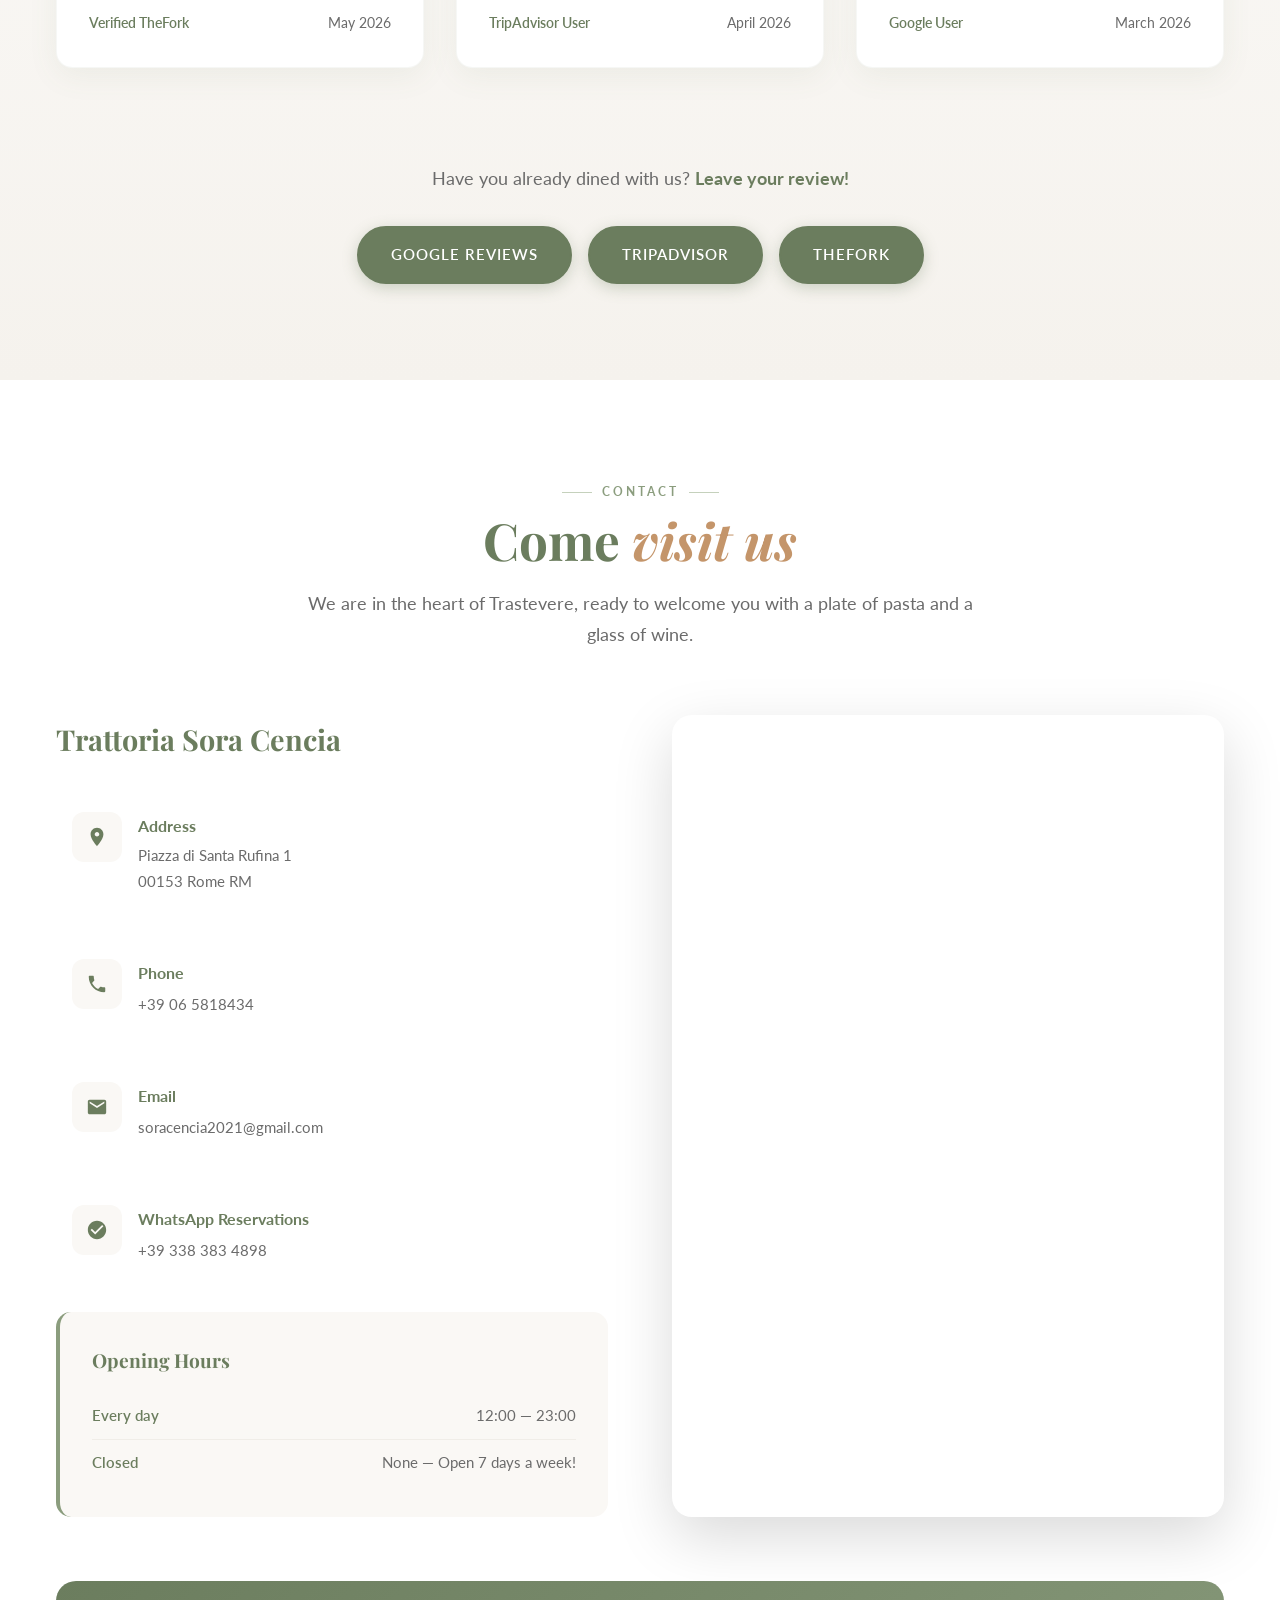
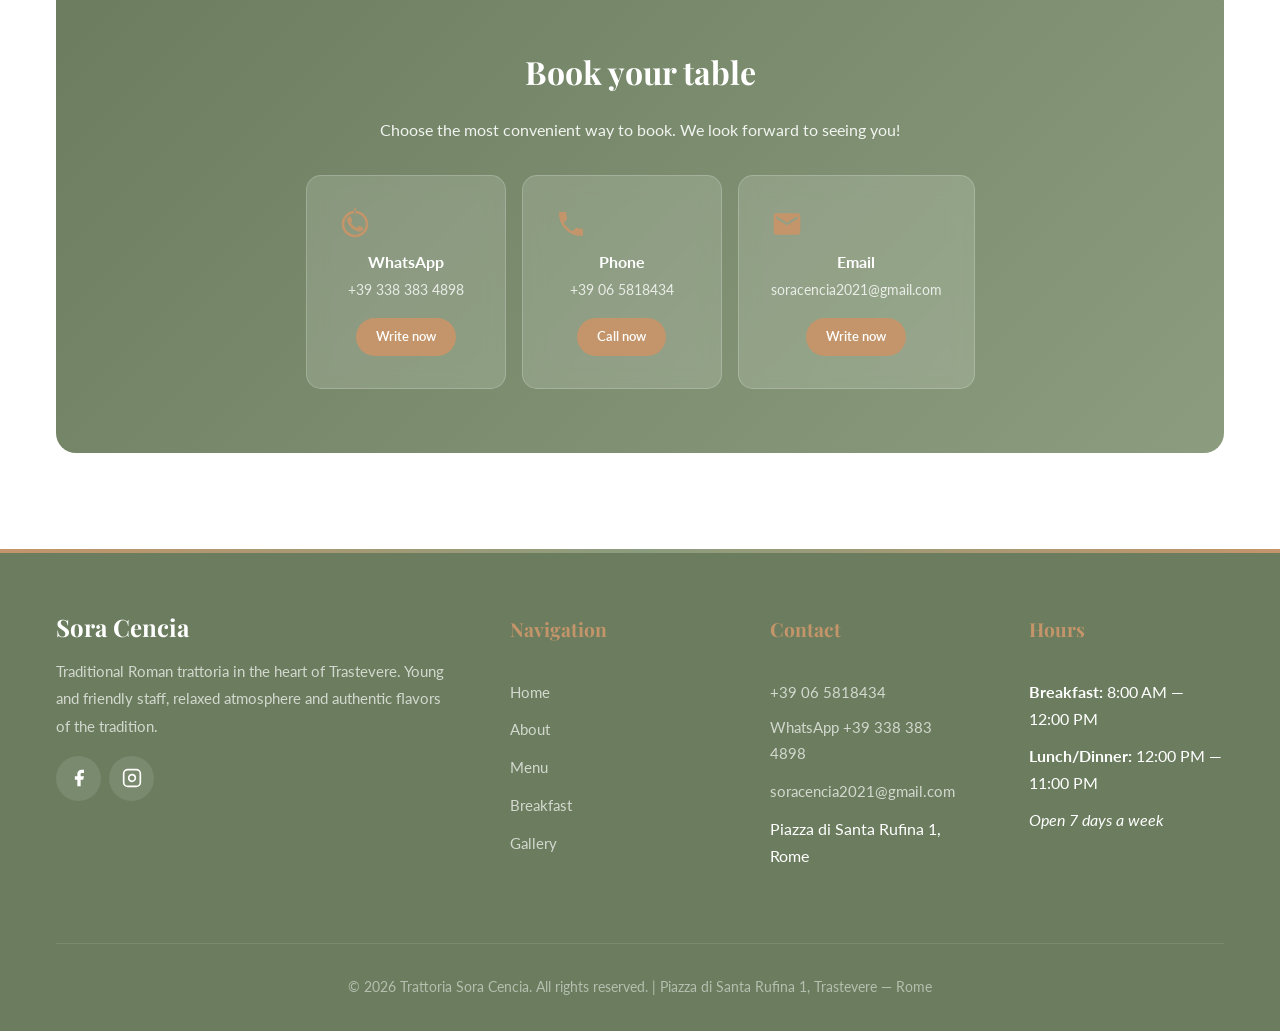
<file: en/index.html>
<!DOCTYPE html>
<html lang="en">
<head>
    <meta charset="UTF-8">
    <meta name="viewport" content="width=device-width, initial-scale=1.0">
    <title>Trattoria Sora Cencia — Trastevere, Rome | Traditional Roman Cuisine</title>
    <meta name="description" content="Trattoria Sora Cencia in Trastevere, Rome. Traditional Roman cuisine: carbonara, cacio e pepe, artichokes, coda alla vaccinara. Open every day 12:00-23:00. Piazza di Santa Rufina 1.">
    <meta name="keywords" content="roman trattoria, trastevere, restaurant rome, carbonara, cacio e pepe, roman cuisine, sora cencia">

    <meta property="og:title" content="Trattoria Sora Cencia — Trastevere, Rome">
    <meta property="og:description" content="Traditional Roman cuisine in the heart of Trastevere. Open every day from 12 to 23.">
    <meta property="og:type" content="restaurant">
    <meta property="og:url" content="https://www.trattoriasoracencia.it">

    <script type="application/ld+json">
    {
        "@context": "https://schema.org",
        "@type": "Restaurant",
        "name": "Trattoria Sora Cencia",
        "description": "Traditional Roman trattoria in the heart of Trastevere",
        "url": "https://www.trattoriasoracencia.it",
        "telephone": "+39065818434",
        "email": "soracencia2021@gmail.com",
        "address": {
            "@type": "PostalAddress",
            "streetAddress": "Piazza di Santa Rufina 1",
            "addressLocality": "Roma",
            "addressRegion": "RM",
            "postalCode": "00153",
            "addressCountry": "IT"
        },
        "geo": {
            "@type": "GeoCoordinates",
            "latitude": "41.8892",
            "longitude": "12.4665"
        },
        "openingHours": ["Mo-Su 12:00-23:00"],
        "servesCuisine": "Roman Cuisine",
        "priceRange": "€€",
        "sameAs": [
            "https://www.facebook.com/Nuova-trattoria-Sora-Cencia-",
            "https://www.instagram.com/sora_cencia/"
        ]
    }
    </script>

    <link rel="preconnect" href="https://fonts.googleapis.com">
    <link rel="preconnect" href="https://fonts.gstatic.com" crossorigin>
    <link href="https://fonts.googleapis.com/css2?family=Playfair+Display:ital,wght@0,400;0,500;0,600;0,700;1,400;1,500&family=Lato:wght@300;400;700&display=swap" rel="stylesheet">

    <link rel="icon" href="../img/logo.jpg" type="image/jpeg">

    <link rel="stylesheet" href="../css/style.css">
<base target="_blank">
<base target="_blank">
<base target="_blank">
</head>
<body>

    <!-- NAVBAR -->
    <nav class="navbar">
        <div class="nav-container">
            <a href="index.html" class="logo">
                <img src="../img/logo.jpg" alt="Sora Cencia Logo - Lion of Trastevere">
                <div class="logo-text">
                    Sora Cencia
                    <span>Roman Trattoria</span>
                </div>
            </a>

            <ul class="nav-links">
                <li><a href="index.html" class="active">Home</a></li>
                <li><a href="about.html">About</a></li>
                <li><a href="menu.html">Menu</a></li>
                <li><a href="breakfast.html">Breakfast</a></li>
                <li><a href="gallery.html">Gallery</a></li>
                <li><a href="#contatti">Contact</a></li>
                <li><a href="tel:+39065818434" class="nav-cta">Book</a></li>
                <li class="lang-switch">
                    <a href="../index.html">IT</a>
                    <a href="index.html" class="active">EN</a>
                </li>
            </ul>

            <div class="menu-toggle">
                <span></span>
                <span></span>
                <span></span>
            </div>
        </div>
    </nav>

    <!-- HERO -->
    <section class="hero" id="home">
        <div class="hero-pattern"></div>
        <div class="hero-deco hero-deco-1"></div>
        <div class="hero-deco hero-deco-2"></div>
        <div class="hero-deco hero-deco-3"></div>
        <div class="hero-content">
            <span class="hero-badge">In Trastevere since 1947</span>
            <h1>Trattoria <em>Sora Cencia</em></h1>
            <p class="hero-subtitle">Traditional Roman cuisine in the heart of Trastevere</p>
            <div class="hero-location">
                <svg viewBox="0 0 24 24" width="18" height="18" fill="currentColor"><path d="M12 2C8.13 2 5 5.13 5 9c0 5.25 7 13 7 13s7-7.75 7-13c0-3.87-3.13-7-7-7zm0 9.5c-1.38 0-2.5-1.12-2.5-2.5s1.12-2.5 2.5-2.5 2.5 1.12 2.5 2.5-1.12 2.5-2.5 2.5z"/></svg>
                Piazza di Santa Rufina 1, Trastevere — Rome
            </div>
            <div class="hero-buttons">
                <a href="https://wa.me/393383834898" class="btn btn-primary" target="_blank">
                    <svg width="18" height="18" viewBox="0 0 24 24" fill="currentColor"><path d="M17.472 14.382c-.297-.149-1.758-.867-2.03-.967-.273-.099-.471-.148-.67.15-.197.297-.767.966-.94 1.164-.173.199-.347.223-.644.075-.297-.15-1.255-.463-2.39-1.475-.883-.788-1.48-1.761-1.653-2.059-.173-.297-.018-.458.13-.606.134-.133.298-.347.446-.52.149-.174.198-.298.298-.497.099-.198.05-.371-.025-.52-.075-.149-.669-1.612-.916-2.207-.242-.579-.487-.5-.669-.51-.173-.008-.371-.01-.57-.01-.198 0-.52.074-.792.372-.272.297-1.04 1.016-1.04 2.479 0 1.462 1.065 2.875 1.213 3.074.149.198 2.096 3.2 5.077 4.487.709.306 1.262.489 1.694.625.712.227 1.36.195 1.871.118.571-.085 1.758-.719 2.006-1.413.248-.694.248-1.289.173-1.413-.074-.124-.272-.198-.57-.347m-5.421-7.702L12.853.478a.64.64 0 0 0-.636-.478h-.004a.64.64 0 0 0-.636.478l-.436 2.544a.64.64 0 0 0 .636.749h.872a.64.64 0 0 0 .636-.749zM12 22C6.477 22 2 17.523 2 12S6.477 2 12 2s10 4.477 10 10-4.477 10-10 10zm0-2a8 8 0 1 0 0-16 8 8 0 0 0 0 16z"/></svg>
                    Book on WhatsApp
                </a>
                <a href="menu.html" class="btn btn-outline">Discover the menu</a>
            </div>
        </div>
        <div class="scroll-indicator">
            <svg viewBox="0 0 24 24"><path d="M7.41 8.59L12 13.17l4.59-4.58L18 10l-6 6-6-6 1.41-1.41z"/></svg>
        </div>
    </section>

    <!-- BREAKFAST BANNER -->
    <section class="section" style="background: linear-gradient(135deg, #FFF8F0 0%, #FAF0E6 100%); padding: var(--space-lg) var(--space-sm);">
        <div class="container">
            <div style="display: flex; align-items: center; gap: var(--space-md); flex-wrap: wrap; justify-content: space-between;">
                <div style="flex: 1; min-width: 280px;">
                    <span style="display: inline-block; background: var(--terra); color: var(--bianco); padding: 6px 18px; border-radius: 20px; font-size: 0.75rem; font-weight: 600; text-transform: uppercase; letter-spacing: 1px; margin-bottom: var(--space-xs);">New 2026</span>
                    <h2 style="font-family: var(--font-display); font-size: clamp(1.5rem, 3vw, 2.2rem); color: var(--salvia-dark); margin-bottom: var(--space-xs);">Now also <em style="color: var(--terra);">Breakfast</em> in Trastevere</h2>
                    <p style="color: var(--grigio); font-size: 1.05rem; line-height: 1.7; margin-bottom: var(--space-sm);">From 8:00 AM to 12:00 PM we welcome you with fresh croissants, pancakes, waffles, avocado toast and eggs prepared to order. Start your Roman day in the best possible way.</p>
                    <a href="breakfast.html" class="btn btn-primary" style="display: inline-flex;">
                        <svg width="18" height="18" viewBox="0 0 24 24" fill="currentColor" style="margin-right: 8px;"><path d="M12 2C6.48 2 2 6.48 2 12s4.48 10 10 10 10-4.48 10-10S17.52 2 12 2zm-2 15l-5-5 1.41-1.41L10 14.17l7.59-7.59L19 8l-9 9z"/></svg>
                        Discover the breakfast menu
                    </a>
                </div>
                <div style="flex: 0 0 200px; max-width: 250px;">
                    <img src="../img/IMG-20250619-WA0003.jpg" alt="Sora Cencia Breakfast Croissant" style="width: 100%; border-radius: 20px; box-shadow: var(--shadow-md); object-fit: cover;">
                </div>
            </div>
        </div>
    </section>

    <!-- ABOUT -->
    <section class="section about" id="chi-siamo">
        <div class="container">
            <div class="about-grid">
                <div class="about-image reveal-left">
                    <img src="../img/145001635_1816514621850926_7391259112462539259_n.jpg" alt="Trattoria Sora Cencia entrance — Trastevere">
                </div>
                <div class="about-text reveal-right">
                    <span class="section-label">Along the Tiber</span>
                    <h2 class="section-title">In the heart of <em>Trastevere</em></h2>
                    <p>Just a stone's throw from the Tiber Island and the church of Santa Maria in Trastevere, <strong>Trattoria Sora Cencia</strong> awaits you: a characteristic restaurant run by a young and friendly staff.</p>
                    <p>Here you will find the authenticity of Roman cuisine in a relaxed atmosphere, perfect for both a family dinner and an evening with friends.</p>
                    <div class="about-features">
                        <div class="about-feature reveal-bounce reveal-delay-1">
                            <span class="number">7/7</span>
                            <span class="label">Open every day</span>
                        </div>
                        <div class="about-feature reveal-bounce reveal-delay-2">
                            <span class="number">12-23</span>
                            <span class="label">Continuous hours</span>
                        </div>
                        <div class="about-feature reveal-bounce reveal-delay-3">
                            <span class="number">100%</span>
                            <span class="label">Roman tradition</span>
                        </div>
                    </div>
                </div>
            </div>
        </div>
    </section>

    <!-- CAROUSEL -->
    <section class="carousel-section" id="carosello">
        <div class="container">
            <div class="section-header reveal">
                <span class="section-label">Our dishes</span>
                <h2 class="section-title">Flavors that <em>tell</em> Rome</h2>
            </div>
        </div>
        <div class="carousel-container">
            <div class="carousel-wrapper">
                <div class="carousel-track">
                    <div class="carousel-slide">
                        <img src="../img/Screenshot-2022-12-01-at-01-12-12-La-nuova-sora-cencia-@sora_cencia-•-Foto-e-video-di-Instagram-1.png" alt="Spaghettone alla Carbonara">
                        <div class="carousel-caption">
                            <h3>Spaghettone alla Carbonara</h3>
                            <p>The great classic of Roman tradition</p>
                        </div>
                    </div>
                    <div class="carousel-slide">
                        <img src="../img/IMG-20210525-WA0000.jpg" alt="Tonnarelli Cacio e Pepe">
                        <div class="carousel-caption">
                            <h3>Tonnarelli Cacio e Pepe</h3>
                            <p>Simplicity and perfection on a plate</p>
                        </div>
                    </div>
                    <div class="carousel-slide">
                        <img src="../img/IMG-20210525-WA0004.jpg" alt="Gricia">
                        <div class="carousel-caption">
                            <h3>Gricia</h3>
                            <p>Gricia is always a pleasure</p>
                        </div>
                    </div>
                    <div class="carousel-slide">
                        <img src="../img/20210514_010414.jpg" alt="Spaghetti allo Scoglio">
                        <div class="carousel-caption">
                            <h3>Spaghetti allo Scoglio</h3>
                            <p>The sea meets Roman tradition</p>
                        </div>
                    </div>
                    <div class="carousel-slide">
                        <img src="../img/20210515_232650.jpg" alt="Spaghetti al Pomodoro">
                        <div class="carousel-caption">
                            <h3>Spaghetti al Pomodoro</h3>
                            <p>Freshness and genuineness at its best</p>
                        </div>
                    </div>
                    <div class="carousel-slide">
                        <img src="../img/Screenshot-2022-12-01-at-00-59-55-La-nuova-sora-cencia-@sora_cencia-•-Foto-e-video-di-Instagram.png" alt="Cicoria Guanciale e Pecorino">
                        <div class="carousel-caption">
                            <h3>Cicoria, Guanciale and Pecorino</h3>
                            <p>A winning trio in every bite</p>
                        </div>
                    </div>
                    <div class="carousel-slide">
                        <img src="../img/Screenshot-2022-12-01-at-01-00-23-La-nuova-sora-cencia-@sora_cencia-•-Foto-e-video-di-Instagram-1.png" alt="Vellutata D'autunno">
                        <div class="carousel-caption">
                            <h3>Spring Cream Soup</h3>
                            <p>Our vegetable cream soup, simple and nourishing</p>
                        </div>
                    </div>
                </div>
            </div>
            <button class="carousel-btn prev" aria-label="Previous photo">
                <svg viewBox="0 0 24 24"><path d="M15.41 7.41L14 6l-6 6 6 6 1.41-1.41L10.83 12z"/></svg>
            </button>
            <button class="carousel-btn next" aria-label="Next photo">
                <svg viewBox="0 0 24 24"><path d="M10 6L8.59 7.41 13.17 12l-4.58 4.59L10 18l6-6z"/></svg>
            </button>
            <div class="carousel-dots">
                <button class="carousel-dot active" aria-label="Slide 1"></button>
                <button class="carousel-dot" aria-label="Slide 2"></button>
                <button class="carousel-dot" aria-label="Slide 3"></button>
                <button class="carousel-dot" aria-label="Slide 4"></button>
                <button class="carousel-dot" aria-label="Slide 5"></button>
                <button class="carousel-dot" aria-label="Slide 6"></button>
            </div>
        </div>
    </section>

    <!-- SPECIALTIES -->
    <section class="section specials" id="specialita">
        <div class="container">
            <div class="section-header reveal">
                <span class="section-label">Local Specialties</span>
                <h2 class="section-title">The great classics of <em>tradition</em></h2>
                <p class="section-desc">Spaghettone alla carbonara, tonnarelli cacio e pepe, carciofi alla romana, cicoria ripassata, puntarelle, coda alla vaccinara: are you ready to discover the authentic flavors of these typical dishes?</p>
            </div>

            <div class="specials-grid">
                <div class="special-card reveal reveal-delay-1">
                    <div class="special-card-img">
                        <img src="../img/Screenshot-2022-12-01-at-01-12-12-La-nuova-sora-cencia-@sora_cencia-•-Foto-e-video-di-Instagram-1.png" alt="Spaghettone alla Carbonara">
                        <span class="special-card-tag">Best Seller</span>
                    </div>
                    <div class="special-card-body">
                        <h3>Spaghettone alla Carbonara</h3>
                        <p>Crispy guanciale, fresh egg yolk, Pecorino Romano DOP and freshly ground black pepper.</p>
                        <div class="special-card-price">€ 12.00</div>
                    </div>
                </div>

                <div class="special-card reveal reveal-delay-2">
                    <div class="special-card-img">
                        <img src="../img/IMG-20210525-WA0000.jpg" alt="Tonnarelli Cacio e Pepe">
                        <span class="special-card-tag">Classic</span>
                    </div>
                    <div class="special-card-body">
                        <h3>Tonnarelli Cacio e Pepe</h3>
                        <p>The simplicity of perfection: Pecorino Romano DOP and black pepper on fresh pasta.</p>
                        <div class="special-card-price">€ 12.00</div>
                    </div>
                </div>

                <div class="special-card reveal reveal-delay-3">
                    <div class="special-card-img">
                        <img src="../img/FB_IMG_1621288233914.jpg" alt="Bucatini all'Amatriciana">
                        <span class="special-card-tag">Tradition</span>
                    </div>
                    <div class="special-card-body">
                        <h3>Bucatini all'Amatriciana</h3>
                        <p>San Marzano tomato, guanciale, Pecorino Romano and a drizzle of extra virgin olive oil.</p>
                        <div class="special-card-price">€ 12.00</div>
                    </div>
                </div>

                <div class="special-card reveal reveal-delay-4">
                    <div class="special-card-img">
                        <img src="../img/FB_IMG_1621288247780.jpg" alt="Supplì al Telefono">
                        <span class="special-card-tag">Specialty</span>
                    </div>
                    <div class="special-card-body">
                        <h3>Supplì al Telefono</h3>
                        <p>Trio of Roman supplì: tradition fried to crispy perfection.</p>
                        <div class="special-card-price">€ 8.00</div>
                    </div>
                </div>
            </div>
        </div>
    </section>

    <!-- MENU PREVIEW -->
    <section class="section menu-preview" id="menu">
        <div class="container">
            <div class="section-header reveal">
                <span class="section-label" style="color: var(--terra);">Our menu</span>
                <h2 class="section-title">Discover all <em>our dishes</em></h2>
                <p class="section-desc">From appetizers to desserts, through first courses, main courses and sides: a journey into the authentic flavors of Roman cuisine.</p>
            </div>

            <div class="menu-categories">
                <div class="menu-category reveal reveal-delay-1">
                    <h3>Appetizers</h3>
                    <div class="menu-item">
                        <div>
                            <span class="menu-item-name">Antipasto alla Contadina</span>
                            <span class="menu-item-desc">Selection of cured meats and cheeses</span>
                        </div>
                        <span class="menu-item-price">€ 11.00</span>
                    </div>
                    <div class="menu-item">
                        <div>
                            <span class="menu-item-name">Bruschetta with Stracciatella</span>
                            <span class="menu-item-desc">and Cantabrian Anchovies</span>
                        </div>
                        <span class="menu-item-price">€ 6.00</span>
                    </div>
                    <div class="menu-item">
                        <div>
                            <span class="menu-item-name">Prosciutto Crudo & Bufala</span>
                            <span class="menu-item-desc">Buffalo mozzarella from Campania</span>
                        </div>
                        <span class="menu-item-price">€ 12.00</span>
                    </div>
                </div>

                <div class="menu-category reveal reveal-delay-2">
                    <h3>First Courses</h3>
                    <div class="menu-item">
                        <div>
                            <span class="menu-item-name">Tonnarelli alla Carbonara</span>
                            <span class="menu-item-desc">Our best seller</span>
                        </div>
                        <span class="menu-item-price">€ 12.00</span>
                    </div>
                    <div class="menu-item">
                        <div>
                            <span class="menu-item-name">Tonnarelli Cacio e Pepe</span>
                            <span class="menu-item-desc">Pecorino and black pepper</span>
                        </div>
                        <span class="menu-item-price">€ 12.00</span>
                    </div>
                    <div class="menu-item">
                        <div>
                            <span class="menu-item-name">Bucatini all'Amatriciana</span>
                            <span class="menu-item-desc">Tomato and guanciale</span>
                        </div>
                        <span class="menu-item-price">€ 12.00</span>
                    </div>
                </div>

                <div class="menu-category reveal reveal-delay-3">
                    <h3>Main Courses</h3>
                    <div class="menu-item">
                        <div>
                            <span class="menu-item-name">Coda alla Vaccinara</span>
                            <span class="menu-item-desc">Traditional Roman stew</span>
                        </div>
                        <span class="menu-item-price">€ 16.00</span>
                    </div>
                    <div class="menu-item">
                        <div>
                            <span class="menu-item-name">Saltimbocca alla Romana</span>
                            <span class="menu-item-desc">Veal, prosciutto and sage</span>
                        </div>
                        <span class="menu-item-price">€ 18.00</span>
                    </div>
                    <div class="menu-item">
                        <div>
                            <span class="menu-item-name">Abbacchio allo Scottadito</span>
                            <span class="menu-item-desc">Grilled lamb chops</span>
                        </div>
                        <span class="menu-item-price">€ 22.00</span>
                    </div>
                </div>
            </div>

            <div class="menu-cta reveal">
                <a href="menu.html" class="btn btn-light">See the full menu</a>
            </div>
        </div>
    </section>

    <!-- WINES -->
    <section class="wines-section" id="vini">
        <div class="container">
            <div class="section-header reveal">
                <span class="section-label">House Wines</span>
                <h2 class="section-title">Our <em>wines</em></h2>
                <p class="section-desc">We pair our dishes with the best wines from the Lazio region.</p>
            </div>

            <div class="wines-grid">
                <div class="wine-card reveal reveal-delay-1">
                    <div class="wine-icon">🍷</div>
                    <span class="wine-type">Red</span>
                    <h3>Cesanese</h3>
                    <p>Red wine from Lazio, soft tannins, notes of wild berries and spices. Perfect with meat dishes and coda alla vaccinara.</p>
                </div>

                <div class="wine-card reveal reveal-delay-2">
                    <div class="wine-icon">🥂</div>
                    <span class="wine-type">White</span>
                    <h3>Frascati</h3>
                    <p>White wine from the Castelli Romani, fresh, fruity and mineral. Ideal with first courses, fried dishes and fish.</p>
                </div>
            </div>
        </div>
    </section>

    <!-- GALLERY -->
    <section class="section gallery" id="galleria">
        <div class="container">
            <div class="section-header reveal">
                <span class="section-label">Relaxed Atmosphere</span>
                <h2 class="section-title">Perfect for <em>family and friends</em></h2>
                <p class="section-desc">The tranquil setting makes this restaurant perfect for both a family dinner and an evening with friends.</p>
            </div>

            <div class="gallery-grid">
                <div class="gallery-item large reveal-spin">
                    <img src="../img/FB_IMG_1621026989241.jpg" alt="Inside Trattoria Sora Cencia">
                    <div class="gallery-item-overlay">
                        <h4>Our restaurant</h4>
                        <p>Warm and traditional atmosphere</p>
                    </div>
                </div>
                <div class="gallery-item reveal-scale reveal-delay-1">
                    <img src="../img/FB_IMG_1621027112102.jpg" alt="Fresh pasta">
                    <div class="gallery-item-overlay">
                        <h4>Fresh Pasta</h4>
                    </div>
                </div>
                <div class="gallery-item reveal-scale reveal-delay-2">
                    <img src="../img/FB_IMG_1621027318539.jpg" alt="Bruschetta">
                    <div class="gallery-item-overlay">
                        <h4>Bruschetta</h4>
                    </div>
                </div>
                <div class="gallery-item reveal-scale reveal-delay-3">
                    <img src="../img/20210514_010414.jpg" alt="Spaghetti allo Scoglio">
                    <div class="gallery-item-overlay">
                        <h4>Spaghetti allo Scoglio</h4>
                    </div>
                </div>
                <div class="gallery-item reveal-scale reveal-delay-4">
                    <img src="../img/20210515_232650.jpg" alt="Spaghetti al Pomodoro">
                    <div class="gallery-item-overlay">
                        <h4>Spaghetti al Pomodoro</h4>
                    </div>
                </div>
            </div>

            <div style="text-align: center; margin-top: var(--space-lg);">
                <a href="gallery.html" class="btn btn-primary">See the full gallery</a>
            </div>
        </div>
    </section>

    <!-- REVIEWS -->
    <section class="section reviews" id="recensioni">
        <div class="container">
            <div class="section-header reveal">
                <span class="section-label">What They Say</span>
                <h2 class="section-title">What our <em>guests</em> think</h2>
                <p class="section-desc">Over 2,500 verified reviews on Google, TripAdvisor and TheFork. Your trust is our best ingredient.</p>
            </div>

            <div class="reviews-grid">
                <div class="review-card reveal reveal-delay-1">
                    <div class="review-header">
                        <div class="review-stars">★★★★★</div>
                        <span class="review-source">TheFork</span>
                    </div>
                    <p class="review-text">"Excellent trattoria in Trastevere without too many frills. Good food, honest prices and Roman sympathy. The carbonara was perfect and the service friendly. We will definitely be back!"</p>
                    <div class="review-author">
                        <strong>Antonino T.</strong>
                        <span>June 2026</span>
                    </div>
                </div>

                <div class="review-card reveal reveal-delay-2">
                    <div class="review-header">
                        <div class="review-stars">★★★★★</div>
                        <span class="review-source">TripAdvisor</span>
                    </div>
                    <p class="review-text">"We had dinner at Sora Cencia in Trastevere and the experience was decidedly positive in every respect. We ate very well: generous portions and authentic flavors. Highly recommended!"</p>
                    <div class="review-author">
                        <strong>TripAdvisor User</strong>
                        <span>June 2026</span>
                    </div>
                </div>

                <div class="review-card reveal reveal-delay-3">
                    <div class="review-header">
                        <div class="review-stars">★★★★★</div>
                        <span class="review-source">Google</span>
                    </div>
                    <p class="review-text">"Extremely kind and helpful staff! Roman cuisine dishes done right with fresh ingredients. The coda alla vaccinara was amazing. Excellent value for money."</p>
                    <div class="review-author">
                        <strong>Google User</strong>
                        <span>May 2026</span>
                    </div>
                </div>

                <div class="review-card reveal reveal-delay-4">
                    <div class="review-header">
                        <div class="review-stars">★★★★★</div>
                        <span class="review-source">TheFork</span>
                    </div>
                    <p class="review-text">"A restaurant absolutely worth trying; great atmosphere, friendly staff and delicious food. If you are in the area stop here. I highly recommend it!"</p>
                    <div class="review-author">
                        <strong>Verified TheFork</strong>
                        <span>May 2026</span>
                    </div>
                </div>

                <div class="review-card reveal reveal-delay-5">
                    <div class="review-header">
                        <div class="review-stars">★★★★★</div>
                        <span class="review-source">TripAdvisor</span>
                    </div>
                    <p class="review-text">"I was looking for a genuine place with typical Roman dishes, and I found it here. For dinner with a colleague we shared fried zucchini flower and Jewish-style artichoke... everything perfect!"</p>
                    <div class="review-author">
                        <strong>TripAdvisor User</strong>
                        <span>April 2026</span>
                    </div>
                </div>

                <div class="review-card reveal reveal-delay-6">
                    <div class="review-header">
                        <div class="review-stars">★★★★★</div>
                        <span class="review-source">Google</span>
                    </div>
                    <p class="review-text">"This is the second time I have been to this characteristic Roman trattoria in the heart of Trastevere and once again I was very satisfied. Outstanding quality-price ratio!"</p>
                    <div class="review-author">
                        <strong>Google User</strong>
                        <span>March 2026</span>
                    </div>
                </div>
            </div>

            <div class="reviews-cta reveal">
                <p>Have you already dined with us? <strong>Leave your review!</strong></p>
                <div class="reviews-buttons">
                    <a href="https://www.google.com/search?q=Trattoria+Sora+Cencia+Roma" target="_blank" class="btn btn-outline">Google Reviews</a>
                    <a href="https://www.tripadvisor.it/Restaurant_Review-g187791-d1469256-Reviews-Trattoria_Sora_Cencia-Rome_Lazio.html" target="_blank" class="btn btn-outline">TripAdvisor</a>
                    <a href="https://www.thefork.it/ristorante/trattoria-sora-cencia-r687361/recensioni" target="_blank" class="btn btn-outline">TheFork</a>
                </div>
            </div>
        </div>
    </section>

    <!-- CONTACT -->
    <section class="section contact" id="contatti">
        <div class="container">
            <div class="section-header reveal">
                <span class="section-label">Contact</span>
                <h2 class="section-title">Come <em>visit us</em></h2>
                <p class="section-desc">We are in the heart of Trastevere, ready to welcome you with a plate of pasta and a glass of wine.</p>
            </div>

            <div class="contact-grid">
                <div class="contact-info reveal-left">
                    <h3>Trattoria Sora Cencia</h3>

                    <div class="contact-item">
                        <div class="contact-item-icon">
                            <svg viewBox="0 0 24 24"><path d="M12 2C8.13 2 5 5.13 5 9c0 5.25 7 13 7 13s7-7.75 7-13c0-3.87-3.13-7-7-7zm0 9.5c-1.38 0-2.5-1.12-2.5-2.5s1.12-2.5 2.5-2.5 2.5 1.12 2.5 2.5-1.12 2.5-2.5 2.5z"/></svg>
                        </div>
                        <div class="contact-item-text">
                            <h4>Address</h4>
                            <p>Piazza di Santa Rufina 1<br>00153 Rome RM</p>
                        </div>
                    </div>

                    <div class="contact-item">
                        <div class="contact-item-icon">
                            <svg viewBox="0 0 24 24"><path d="M6.62 10.79c1.44 2.83 3.76 5.14 6.59 6.59l2.2-2.2c.27-.27.67-.36 1.02-.24 1.12.37 2.33.57 3.57.57.55 0 1 .45 1 1V20c0 .55-.45 1-1 1-9.39 0-17-7.61-17-17 0-.55.45-1 1-1h3.5c.55 0 1 .45 1 1 0 1.25.2 2.45.57 3.57.11.35.03.74-.25 1.02l-2.2 2.2z"/></svg>
                        </div>
                        <div class="contact-item-text">
                            <h4>Phone</h4>
                            <a href="tel:+39065818434">+39 06 5818434</a>
                        </div>
                    </div>

                    <div class="contact-item">
                        <div class="contact-item-icon">
                            <svg viewBox="0 0 24 24"><path d="M20 4H4c-1.1 0-1.99.9-1.99 2L2 18c0 1.1.9 2 2 2h16c1.1 0 2-.9 2-2V6c0-1.1-.9-2-2-2zm0 4l-8 5-8-5V6l8 5 8-5v2z"/></svg>
                        </div>
                        <div class="contact-item-text">
                            <h4>Email</h4>
                            <a href="mailto:soracencia2021@gmail.com">soracencia2021@gmail.com</a>
                        </div>
                    </div>

                    <div class="contact-item">
                        <div class="contact-item-icon">
                            <svg viewBox="0 0 24 24"><path d="M12 2C6.48 2 2 6.48 2 12s4.48 10 10 10 10-4.48 10-10S17.52 2 12 2zm-2 15l-5-5 1.41-1.41L10 14.17l7.59-7.59L19 8l-9 9z"/></svg>
                        </div>
                        <div class="contact-item-text">
                            <h4>WhatsApp Reservations</h4>
                            <a href="https://wa.me/393383834898" target="_blank">+39 338 383 4898</a>
                        </div>
                    </div>

                    <div class="contact-hours">
                        <h4>Opening Hours</h4>
                        <div class="hours-row">
                            <span class="day">Every day</span>
                            <span class="time">12:00 — 23:00</span>
                        </div>
                        <div class="hours-row">
                            <span class="day">Closed</span>
                            <span class="time">None — Open 7 days a week!</span>
                        </div>
                    </div>
                </div>

                <div class="contact-map reveal-right">
                    <iframe
                        src="https://www.google.com/maps/embed?pb=!1m18!1m12!1m3!1d2969.7!2d12.4665!3d41.8892!2m3!1f0!2f0!3f0!3m2!1i1024!2i768!4f13.1!3m3!1m2!1s0x0%3A0x0!2zNDHCsDUzJzIxLjEiTiAxMsKwMjcnNTkuNCJF!5e0!3m2!1sit!2sit!4v1"
                        allowfullscreen=""
                        loading="lazy"
                        referrerpolicy="no-referrer-when-downgrade">
                    </iframe>
                </div>
            </div>

            <!-- BOOKING -->
            <div class="booking-box reveal">
                <h3>Book your table</h3>
                <p>Choose the most convenient way to book. We look forward to seeing you!</p>
                <div class="booking-options">
                    <a href="https://wa.me/393383834898" class="booking-option" target="_blank">
                        <svg viewBox="0 0 24 24"><path d="M17.472 14.382c-.297-.149-1.758-.867-2.03-.967-.273-.099-.471-.148-.67.15-.197.297-.767.966-.94 1.164-.173.199-.347.223-.644.075-.297-.15-1.255-.463-2.39-1.475-.883-.788-1.48-1.761-1.653-2.059-.173-.297-.018-.458.13-.606.134-.133.298-.347.446-.52.149-.174.198-.298.298-.497.099-.198.05-.371-.025-.52-.075-.149-.669-1.612-.916-2.207-.242-.579-.487-.5-.669-.51-.173-.008-.371-.01-.57-.01-.198 0-.52.074-.792.372-.272.297-1.04 1.016-1.04 2.479 0 1.462 1.065 2.875 1.213 3.074.149.198 2.096 3.2 5.077 4.487.709.306 1.262.489 1.694.625.712.227 1.36.195 1.871.118.571-.085 1.758-.719 2.006-1.413.248-.694.248-1.289.173-1.413-.074-.124-.272-.198-.57-.347m-5.421-7.702L12.853.478a.64.64 0 0 0-.636-.478h-.004a.64.64 0 0 0-.636.478l-.436 2.544a.64.64 0 0 0 .636.749h.872a.64.64 0 0 0 .636-.749zM12 22C6.477 22 2 17.523 2 12S6.477 2 12 2s10 4.477 10 10-4.477 10-10 10zm0-2a8 8 0 1 0 0-16 8 8 0 0 0 0 16z"/></svg>
                        <h4>WhatsApp</h4>
                        <p>+39 338 383 4898</p>
                        <span class="btn-small">Write now</span>
                    </a>
                    <a href="tel:+39065818434" class="booking-option">
                        <svg viewBox="0 0 24 24"><path d="M6.62 10.79c1.44 2.83 3.76 5.14 6.59 6.59l2.2-2.2c.27-.27.67-.36 1.02-.24 1.12.37 2.33.57 3.57.57.55 0 1 .45 1 1V20c0 .55-.45 1-1 1-9.39 0-17-7.61-17-17 0-.55.45-1 1-1h3.5c.55 0 1 .45 1 1 0 1.25.2 2.45.57 3.57.11.35.03.74-.25 1.02l-2.2 2.2z"/></svg>
                        <h4>Phone</h4>
                        <p>+39 06 5818434</p>
                        <span class="btn-small">Call now</span>
                    </a>
                    <a href="mailto:soracencia2021@gmail.com" class="booking-option">
                        <svg viewBox="0 0 24 24"><path d="M20 4H4c-1.1 0-1.99.9-1.99 2L2 18c0 1.1.9 2 2 2h16c1.1 0 2-.9 2-2V6c0-1.1-.9-2-2-2zm0 4l-8 5-8-5V6l8 5 8-5v2z"/></svg>
                        <h4>Email</h4>
                        <p>soracencia2021@gmail.com</p>
                        <span class="btn-small">Write now</span>
                    </a>
                </div>
            </div>
        </div>
    </section>

    <!-- FOOTER -->
    <footer class="footer">
        <div class="container">
            <div class="footer-grid">
                <div class="footer-brand">
                    <div class="logo-text">Sora Cencia</div>
                    <p>Traditional Roman trattoria in the heart of Trastevere. Young and friendly staff, relaxed atmosphere and authentic flavors of the tradition.</p>
                    <div class="footer-social">
                        <a href="https://www.facebook.com/Nuova-trattoria-Sora-Cencia-" target="_blank" aria-label="Facebook">
                            <svg viewBox="0 0 24 24"><path d="M18 2h-3a5 5 0 0 0-5 5v3H7v4h3v8h4v-8h3l1-4h-4V7a1 1 0 0 1 1-1h3z"/></svg>
                        </a>
                        <a href="https://www.instagram.com/sora_cencia/" target="_blank" aria-label="Instagram">
                            <svg viewBox="0 0 24 24"><rect x="2" y="2" width="20" height="20" rx="5" ry="5" fill="none" stroke="currentColor" stroke-width="2"/><path d="M16 11.37A4 4 0 1 1 12.63 8 4 4 0 0 1 16 11.37z" fill="none" stroke="currentColor" stroke-width="2"/><line x1="17.5" y1="6.5" x2="17.51" y2="6.5" stroke="currentColor" stroke-width="2"/></svg>
                        </a>
                    </div>
                </div>

                <div>
                    <h4>Navigation</h4>
                    <ul class="footer-links">
                        <li><a href="index.html">Home</a></li>
                        <li><a href="about.html">About</a></li>
                        <li><a href="menu.html">Menu</a></li>
                        <li><a href="breakfast.html">Breakfast</a></li>
                        <li><a href="gallery.html">Gallery</a></li>
                    </ul>
                </div>

                <div>
                    <h4>Contact</h4>
                    <ul class="footer-links">
                        <li><a href="tel:+39065818434">+39 06 5818434</a></li>
                        <li><a href="https://wa.me/393383834898">WhatsApp +39 338 383 4898</a></li>
                        <li><a href="mailto:soracencia2021@gmail.com">soracencia2021@gmail.com</a></li>
                        <li>Piazza di Santa Rufina 1, Rome</li>
                    </ul>
                </div>

                <div>
                    <h4>Hours</h4>
                    <ul class="footer-links">
                        <li><strong>Breakfast:</strong> 8:00 AM — 12:00 PM</li>
                        <li><strong>Lunch/Dinner:</strong> 12:00 PM — 11:00 PM</li>
                        <li style="margin-top: 10px;"><em>Open 7 days a week</em></li>
                    </ul>
                </div>
            </div>

            <div class="footer-bottom">
                <p>© <span class="current-year">2026</span> Trattoria Sora Cencia. All rights reserved. | Piazza di Santa Rufina 1, Trastevere — Rome</p>
            </div>
        </div>
    </footer>

    <!-- WhatsApp Float -->
    <a href="https://wa.me/393383834898" class="whatsapp-float" target="_blank" aria-label="Book on WhatsApp">
        <svg viewBox="0 0 24 24"><path d="M17.472 14.382c-.297-.149-1.758-.867-2.03-.967-.273-.099-.471-.148-.67.15-.197.297-.767.966-.94 1.164-.173.199-.347.223-.644.075-.297-.15-1.255-.463-2.39-1.475-.883-.788-1.48-1.761-1.653-2.059-.173-.297-.018-.458.13-.606.134-.133.298-.347.446-.52.149-.174.198-.298.298-.497.099-.198.05-.371-.025-.52-.075-.149-.669-1.612-.916-2.207-.242-.579-.487-.5-.669-.51-.173-.008-.371-.01-.57-.01-.198 0-.52.074-.792.372-.272.297-1.04 1.016-1.04 2.479 0 1.462 1.065 2.875 1.213 3.074.149.198 2.096 3.2 5.077 4.487.709.306 1.262.489 1.694.625.712.227 1.36.195 1.871.118.571-.085 1.758-.719 2.006-1.413.248-.694.248-1.289.173-1.413-.074-.124-.272-.198-.57-.347m-5.421-7.702L12.853.478a.64.64 0 0 0-.636-.478h-.004a.64.64 0 0 0-.636.478l-.436 2.544a.64.64 0 0 0 .636.749h.872a.64.64 0 0 0 .636-.749zM12 22C6.477 22 2 17.523 2 12S6.477 2 12 2s10 4.477 10 10-4.477 10-10 10zm0-2a8 8 0 1 0 0-16 8 8 0 0 0 0 16z"/></svg>
    </a>

    <script src="../js/main.js"></script>
</body>
</html>
</file>
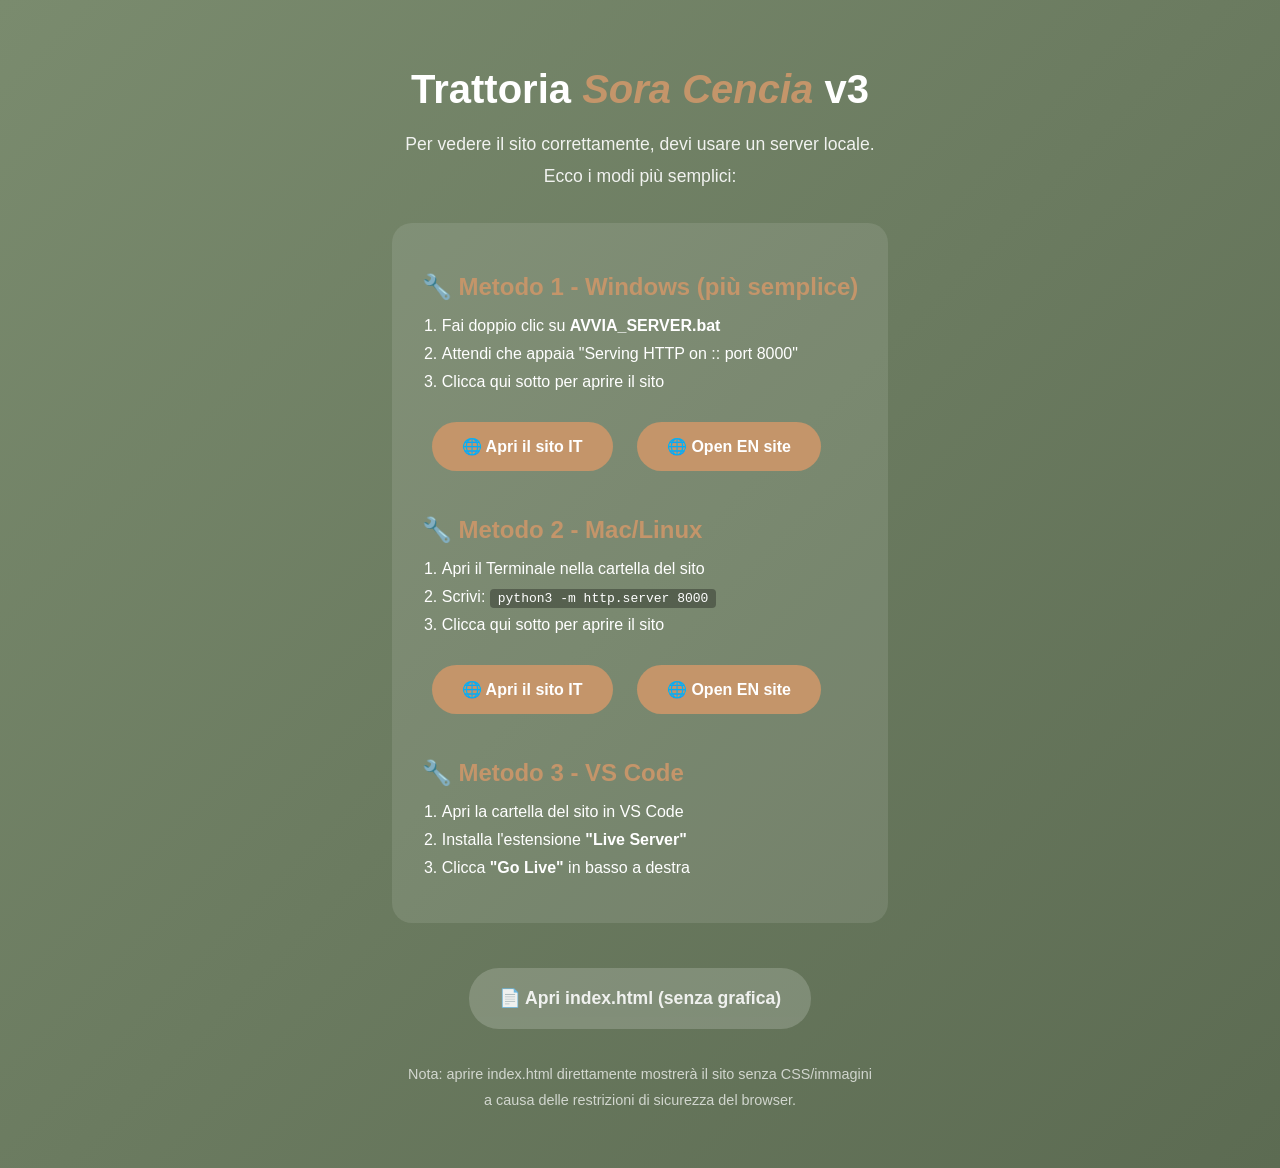
<file: AVVIA.html>
<!DOCTYPE html>
<html lang="it">
<head>
    <meta charset="UTF-8">
    <title>Trattoria Sora Cencia - Avvio</title>
    <style>
        body {
            font-family: 'Segoe UI', Tahoma, Geneva, Verdana, sans-serif;
            display: flex;
            justify-content: center;
            align-items: center;
            min-height: 100vh;
            margin: 0;
            background: linear-gradient(135deg, #7A8B6E 0%, #5C6B52 100%);
            color: white;
        }
        .container {
            text-align: center;
            max-width: 600px;
            padding: 40px;
        }
        h1 { font-size: 2.5rem; margin-bottom: 10px; }
        h1 em { color: #C4956A; font-style: italic; }
        p { font-size: 1.1rem; opacity: 0.9; line-height: 1.8; }
        .btn {
            display: inline-block;
            margin: 15px 10px;
            padding: 15px 30px;
            background: #C4956A;
            color: white;
            text-decoration: none;
            border-radius: 30px;
            font-weight: 600;
            transition: all 0.3s;
        }
        .btn:hover { background: #A67B5B; transform: translateY(-3px); }
        .btn-secondary { background: rgba(255,255,255,0.2); }
        .btn-secondary:hover { background: rgba(255,255,255,0.3); }
        .steps {
            background: rgba(255,255,255,0.1);
            border-radius: 20px;
            padding: 30px;
            margin-top: 30px;
            text-align: left;
        }
        .steps h2 { color: #C4956A; margin-bottom: 15px; }
        .steps ol { padding-left: 20px; }
        .steps li { margin-bottom: 10px; }
        code {
            background: rgba(0,0,0,0.3);
            padding: 2px 8px;
            border-radius: 4px;
            font-family: monospace;
        }
    </style>
</head>
<body>
    <div class="container">
        <h1>Trattoria <em>Sora Cencia</em> v3</h1>
        <p>Per vedere il sito correttamente, devi usare un server locale.<br>Ecco i modi più semplici:</p>

        <div class="steps">
            <h2>🔧 Metodo 1 - Windows (più semplice)</h2>
            <ol>
                <li>Fai doppio clic su <strong>AVVIA_SERVER.bat</strong></li>
                <li>Attendi che appaia "Serving HTTP on :: port 8000"</li>
                <li>Clicca qui sotto per aprire il sito</li>
            </ol>
            <a href="http://localhost:8000" class="btn">🌐 Apri il sito IT</a>
            <a href="http://localhost:8000/en/" class="btn">🌐 Open EN site</a>

            <h2 style="margin-top: 30px;">🔧 Metodo 2 - Mac/Linux</h2>
            <ol>
                <li>Apri il Terminale nella cartella del sito</li>
                <li>Scrivi: <code>python3 -m http.server 8000</code></li>
                <li>Clicca qui sotto per aprire il sito</li>
            </ol>
            <a href="http://localhost:8000" class="btn">🌐 Apri il sito IT</a>
            <a href="http://localhost:8000/en/" class="btn">🌐 Open EN site</a>

            <h2 style="margin-top: 30px;">🔧 Metodo 3 - VS Code</h2>
            <ol>
                <li>Apri la cartella del sito in VS Code</li>
                <li>Installa l'estensione <strong>"Live Server"</strong></li>
                <li>Clicca <strong>"Go Live"</strong> in basso a destra</li>
            </ol>
        </div>

        <p style="margin-top: 30px;">
            <a href="index.html" class="btn btn-secondary">📄 Apri index.html (senza grafica)</a>
        </p>
        <p style="font-size: 0.9rem; opacity: 0.7;">
            Nota: aprire index.html direttamente mostrerà il sito senza CSS/immagini<br>
            a causa delle restrizioni di sicurezza del browser.
        </p>
    </div>
</body>
</html>
</file>
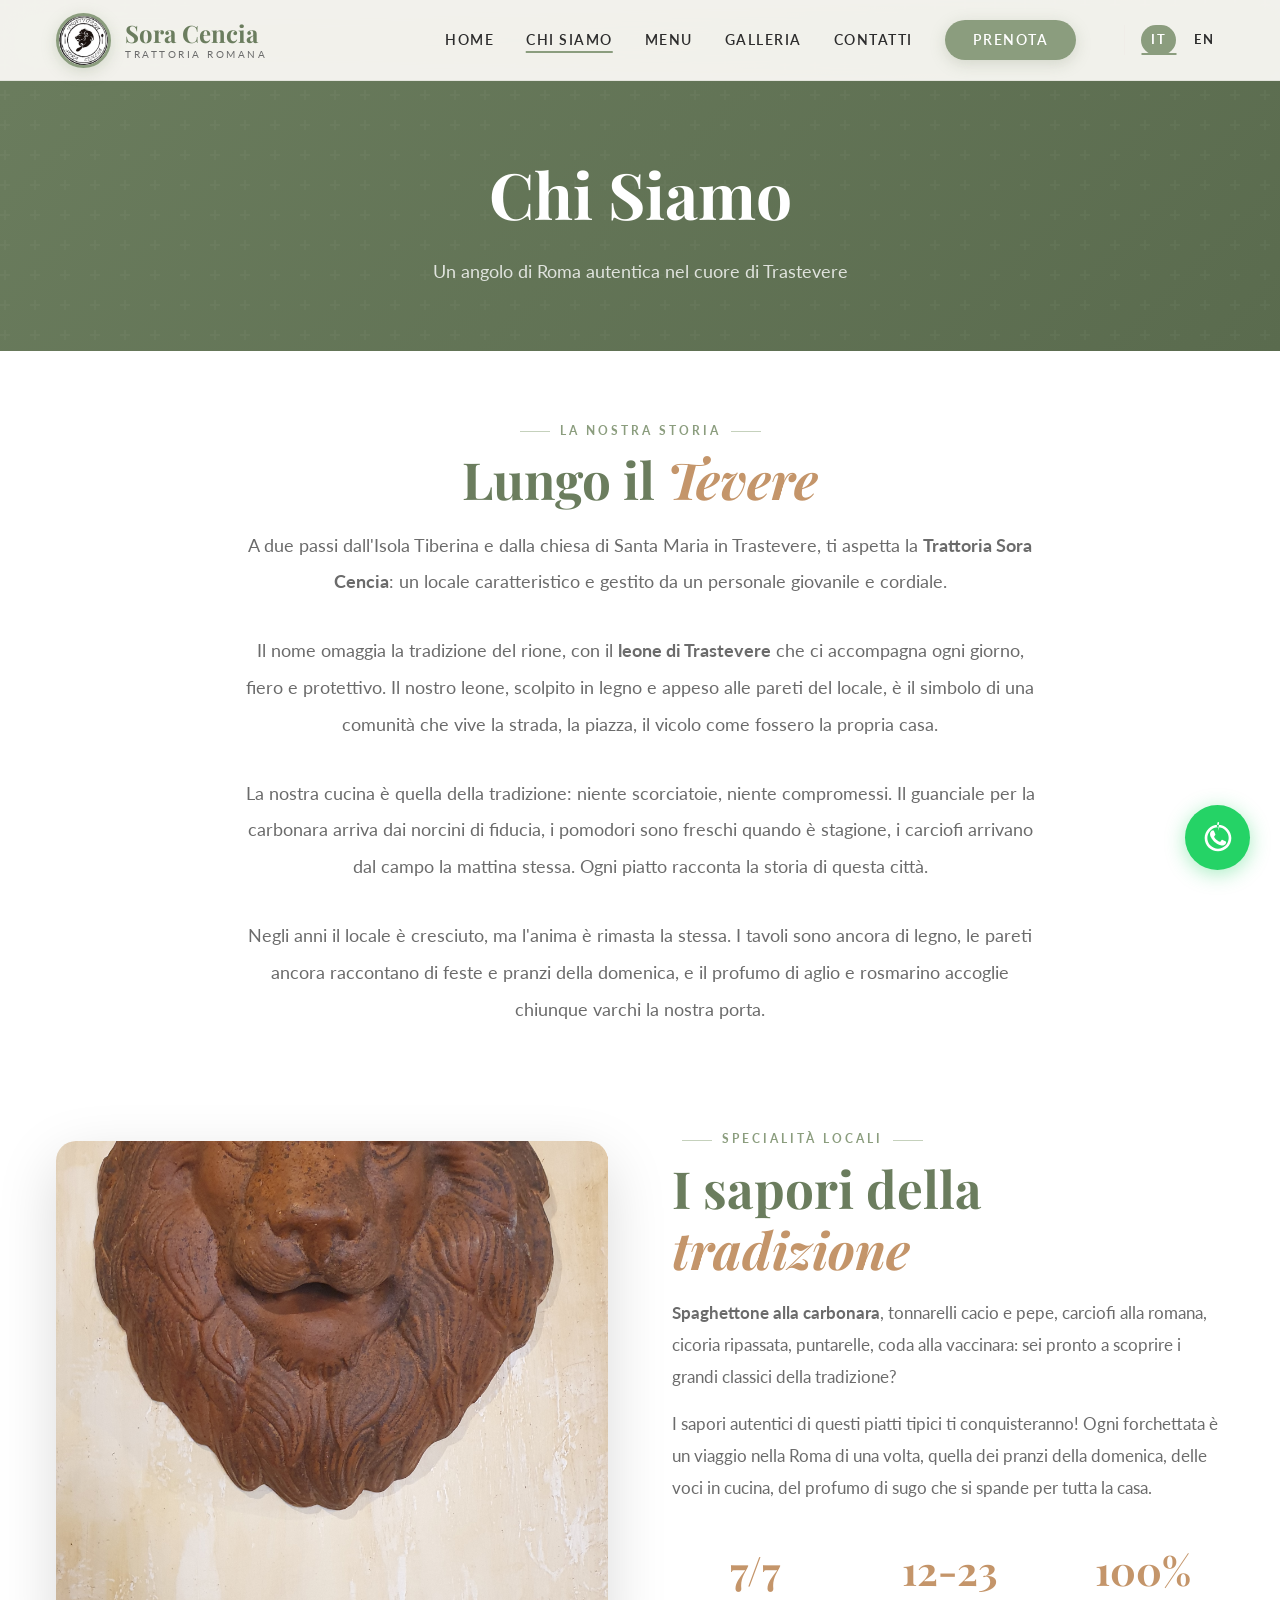
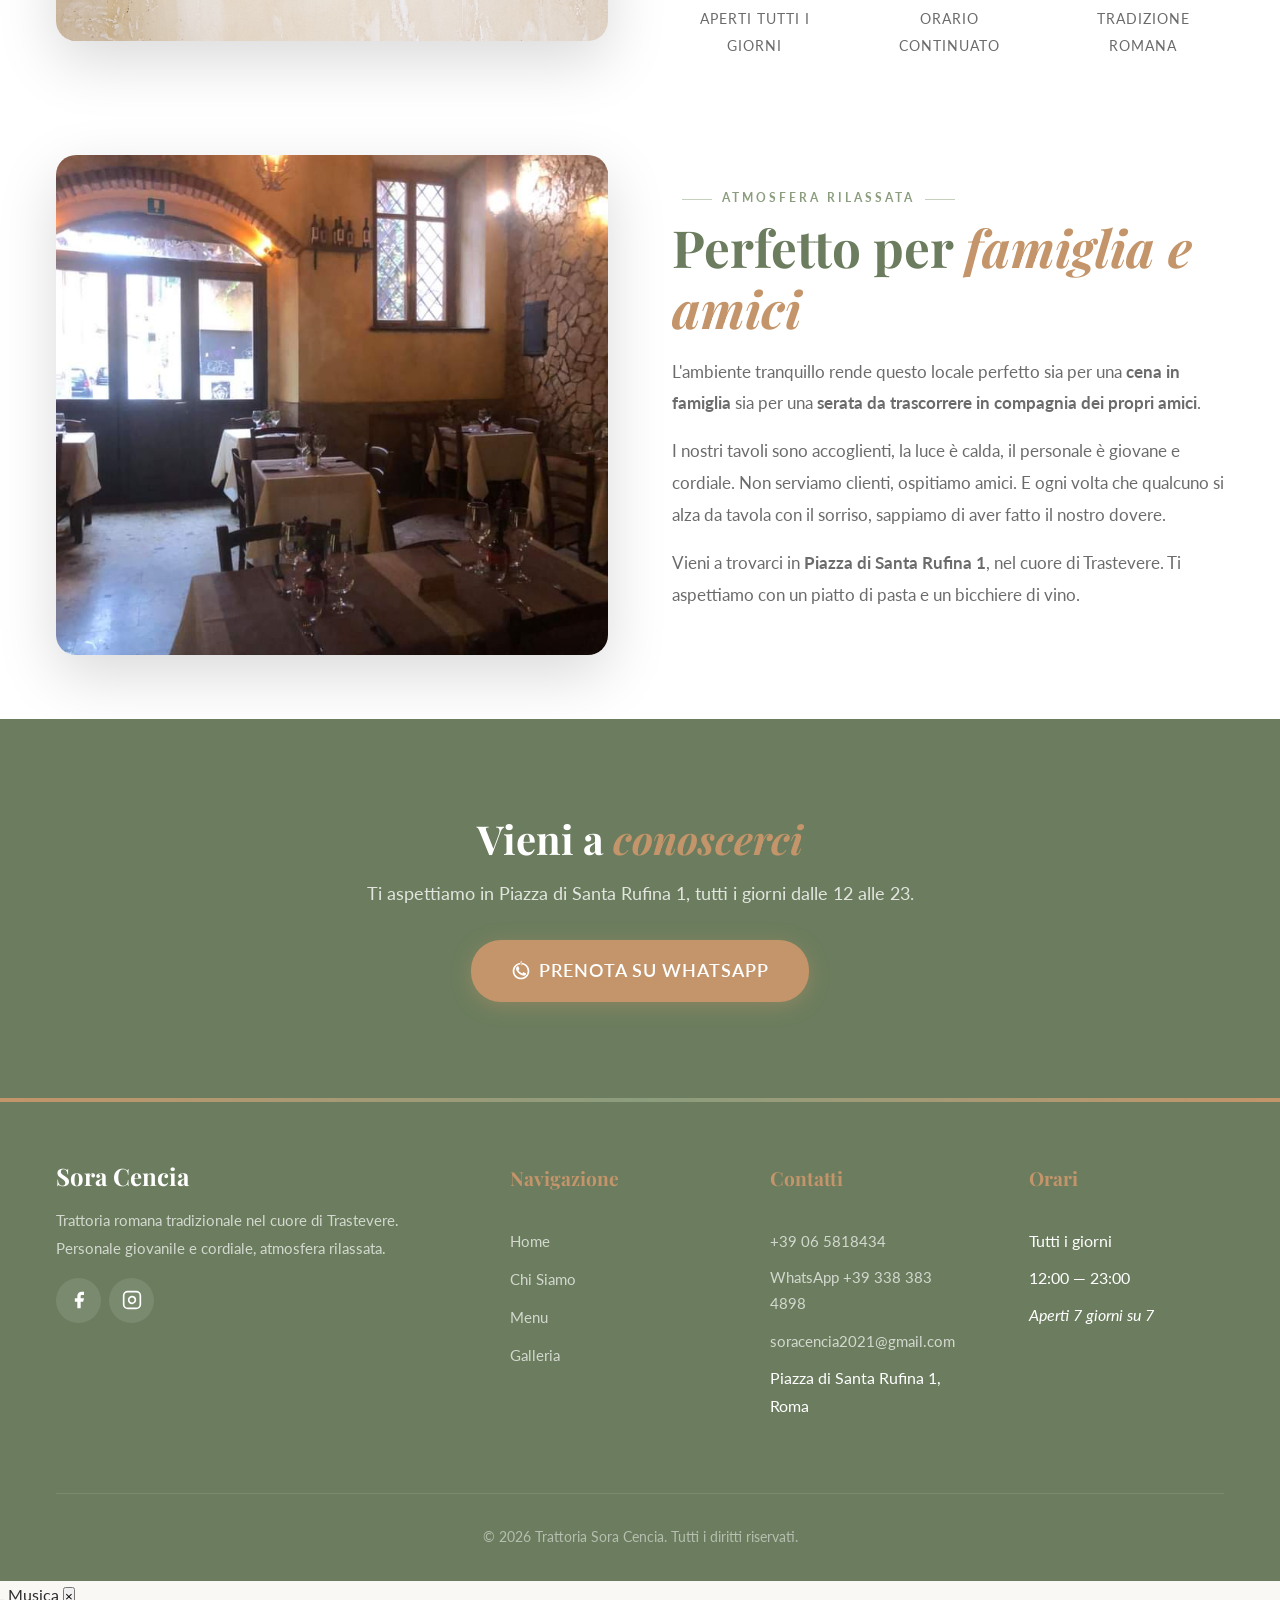
<file: chi-siamo.html>
<!DOCTYPE html>
<html lang="it">
<head>
    <meta charset="UTF-8">
    <meta name="viewport" content="width=device-width, initial-scale=1.0">
    <title>Chi Siamo — Trattoria Sora Cencia | Trastevere, Roma</title>
    <meta name="description" content="La storia della Trattoria Sora Cencia a Trastevere. Personale giovanile e cordiale, cucina romana tradizionale, atmosfera rilassata.">
    <link rel="preconnect" href="https://fonts.googleapis.com">
    <link rel="preconnect" href="https://fonts.gstatic.com" crossorigin>
    <link href="https://fonts.googleapis.com/css2?family=Playfair+Display:ital,wght@0,400;0,500;0,600;0,700;1,400;1,500&family=Lato:wght@300;400;700&display=swap" rel="stylesheet">
    <link rel="icon" href="img/logo.jpg" type="image/jpeg">
    <link rel="stylesheet" href="css/style.css">
</head>
<body>
    <nav class="navbar">
        <div class="nav-container">
            <a href="index.html" class="logo">
                <img src="img/logo.jpg" alt="Logo Sora Cencia">
                <div class="logo-text">Sora Cencia<span>Trattoria Romana</span></div>
            </a>
            <ul class="nav-links">
                <li><a href="index.html">Home</a></li>
                <li><a href="chi-siamo.html" class="active">Chi Siamo</a></li>
                <li><a href="menu.html">Menu</a></li>
                <li><a href="galleria.html">Galleria</a></li>
                <li><a href="index.html#contatti">Contatti</a></li>
                <li><a href="tel:+39065818434" class="nav-cta">Prenota</a></li>
                <li class="lang-switch">
                    <a href="chi-siamo.html" class="active">IT</a>
                    <a href="en/about.html">EN</a>
                </li>
            </ul>
            <div class="menu-toggle"><span></span><span></span><span></span></div>
        </div>
    </nav>

    <header class="page-header">
        <h1>Chi Siamo</h1>
        <p>Un angolo di Roma autentica nel cuore di Trastevere</p>
    </header>

    <section class="about-page">
        <div class="container">
            <div class="about-story reveal">
                <span class="section-label">La nostra storia</span>
                <h2 class="section-title">Lungo il <em>Tevere</em></h2>
                <p>A due passi dall'Isola Tiberina e dalla chiesa di Santa Maria in Trastevere, ti aspetta la <strong>Trattoria Sora Cencia</strong>: un locale caratteristico e gestito da un personale giovanile e cordiale.</p>
                <p>Il nome omaggia la tradizione del rione, con il <strong>leone di Trastevere</strong> che ci accompagna ogni giorno, fiero e protettivo. Il nostro leone, scolpito in legno e appeso alle pareti del locale, è il simbolo di una comunità che vive la strada, la piazza, il vicolo come fossero la propria casa.</p>
                <p>La nostra cucina è quella della tradizione: niente scorciatoie, niente compromessi. Il guanciale per la carbonara arriva dai norcini di fiducia, i pomodori sono freschi quando è stagione, i carciofi arrivano dal campo la mattina stessa. Ogni piatto racconta la storia di questa città.</p>
                <p>Negli anni il locale è cresciuto, ma l'anima è rimasta la stessa. I tavoli sono ancora di legno, le pareti ancora raccontano di feste e pranzi della domenica, e il profumo di aglio e rosmarino accoglie chiunque varchi la nostra porta.</p>
            </div>

            <div class="about-grid" style="margin-top: var(--space-xl);">
                <div class="about-image reveal-left">
                    <img src="img/20210426_114104.jpg" alt="Il leone di Trastevere - simbolo della trattoria">
                </div>
                <div class="about-text reveal-right">
                    <span class="section-label">Specialità Locali</span>
                    <h2 class="section-title">I sapori della <em>tradizione</em></h2>
                    <p><strong>Spaghettone alla carbonara</strong>, tonnarelli cacio e pepe, carciofi alla romana, cicoria ripassata, puntarelle, coda alla vaccinara: sei pronto a scoprire i grandi classici della tradizione?</p>
                    <p>I sapori autentici di questi piatti tipici ti conquisteranno! Ogni forchettata è un viaggio nella Roma di una volta, quella dei pranzi della domenica, delle voci in cucina, del profumo di sugo che si spande per tutta la casa.</p>
                    <div class="about-features">
                        <div class="about-feature"><span class="number">7/7</span><span class="label">Aperti tutti i giorni</span></div>
                        <div class="about-feature"><span class="number">12-23</span><span class="label">Orario continuato</span></div>
                        <div class="about-feature"><span class="number">100%</span><span class="label">Tradizione romana</span></div>
                    </div>
                </div>
            </div>

            <div class="about-grid" style="margin-top: var(--space-xl); direction: rtl;">
                <div class="about-text reveal-left" style="direction: ltr;">
                    <span class="section-label">Atmosfera Rilassata</span>
                    <h2 class="section-title">Perfetto per <em>famiglia e amici</em></h2>
                    <p>L'ambiente tranquillo rende questo locale perfetto sia per una <strong>cena in famiglia</strong> sia per una <strong>serata da trascorrere in compagnia dei propri amici</strong>.</p>
                    <p>I nostri tavoli sono accoglienti, la luce è calda, il personale è giovane e cordiale. Non serviamo clienti, ospitiamo amici. E ogni volta che qualcuno si alza da tavola con il sorriso, sappiamo di aver fatto il nostro dovere.</p>
                    <p>Vieni a trovarci in <strong>Piazza di Santa Rufina 1</strong>, nel cuore di Trastevere. Ti aspettiamo con un piatto di pasta e un bicchiere di vino.</p>
                </div>
                <div class="about-image reveal-right" style="direction: ltr;">
                    <img src="img/FB_IMG_1621026989241.jpg" alt="Interno della trattoria - atmosfera accogliente">
                </div>
            </div>
        </div>
    </section>

    <section class="section" style="background: var(--salvia-dark); color: var(--bianco); text-align: center;">
        <div class="container">
            <h2 class="section-title" style="color: var(--bianco); font-size: 2.5rem;">Vieni a <em style="color: var(--terra);">conoscerci</em></h2>
            <p style="opacity: 0.8; margin-bottom: var(--space-md); font-size: 1.1rem;">Ti aspettiamo in Piazza di Santa Rufina 1, tutti i giorni dalle 12 alle 23.</p>
            <a href="https://wa.me/393383834898" class="btn btn-primary" style="font-size: 1.1rem; padding: 16px 40px;" target="_blank">
                <svg width="20" height="20" viewBox="0 0 24 24" fill="currentColor"><path d="M17.472 14.382c-.297-.149-1.758-.867-2.03-.967-.273-.099-.471-.148-.67.15-.197.297-.767.966-.94 1.164-.173.199-.347.223-.644.075-.297-.15-1.255-.463-2.39-1.475-.883-.788-1.48-1.761-1.653-2.059-.173-.297-.018-.458.13-.606.134-.133.298-.347.446-.52.149-.174.198-.298.298-.497.099-.198.05-.371-.025-.52-.075-.149-.669-1.612-.916-2.207-.242-.579-.487-.5-.669-.51-.173-.008-.371-.01-.57-.01-.198 0-.52.074-.792.372-.272.297-1.04 1.016-1.04 2.479 0 1.462 1.065 2.875 1.213 3.074.149.198 2.096 3.2 5.077 4.487.709.306 1.262.489 1.694.625.712.227 1.36.195 1.871.118.571-.085 1.758-.719 2.006-1.413.248-.694.248-1.289.173-1.413-.074-.124-.272-.198-.57-.347m-5.421-7.702L12.853.478a.64.64 0 0 0-.636-.478h-.004a.64.64 0 0 0-.636.478l-.436 2.544a.64.64 0 0 0 .636.749h.872a.64.64 0 0 0 .636-.749zM12 22C6.477 22 2 17.523 2 12S6.477 2 12 2s10 4.477 10 10-4.477 10-10 10zm0-2a8 8 0 1 0 0-16 8 8 0 0 0 0 16z"/></svg>
                Prenota su WhatsApp
            </a>
        </div>
    </section>

    <footer class="footer">
        <div class="container">
            <div class="footer-grid">
                <div class="footer-brand">
                    <div class="logo-text">Sora Cencia</div>
                    <p>Trattoria romana tradizionale nel cuore di Trastevere. Personale giovanile e cordiale, atmosfera rilassata.</p>
                    <div class="footer-social">
                        <a href="https://www.facebook.com/Nuova-trattoria-Sora-Cencia-" target="_blank" aria-label="Facebook"><svg viewBox="0 0 24 24"><path d="M18 2h-3a5 5 0 0 0-5 5v3H7v4h3v8h4v-8h3l1-4h-4V7a1 1 0 0 1 1-1h3z"/></svg></a>
                        <a href="https://www.instagram.com/sora_cencia/" target="_blank" aria-label="Instagram"><svg viewBox="0 0 24 24"><rect x="2" y="2" width="20" height="20" rx="5" ry="5" fill="none" stroke="currentColor" stroke-width="2"/><path d="M16 11.37A4 4 0 1 1 12.63 8 4 4 0 0 1 16 11.37z" fill="none" stroke="currentColor" stroke-width="2"/><line x1="17.5" y1="6.5" x2="17.51" y2="6.5" stroke="currentColor" stroke-width="2"/></svg></a>
                    </div>
                </div>
                <div><h4>Navigazione</h4><ul class="footer-links"><li><a href="index.html">Home</a></li><li><a href="chi-siamo.html">Chi Siamo</a></li><li><a href="menu.html">Menu</a></li><li><a href="galleria.html">Galleria</a></li></ul></div>
                <div><h4>Contatti</h4><ul class="footer-links"><li><a href="tel:+39065818434">+39 06 5818434</a></li><li><a href="https://wa.me/393383834898">WhatsApp +39 338 383 4898</a></li><li><a href="mailto:soracencia2021@gmail.com">soracencia2021@gmail.com</a></li><li>Piazza di Santa Rufina 1, Roma</li></ul></div>
                <div><h4>Orari</h4><ul class="footer-links"><li>Tutti i giorni</li><li>12:00 — 23:00</li><li style="margin-top: 10px;"><em>Aperti 7 giorni su 7</em></li></ul></div>
            </div>
            <div class="footer-bottom"><p>© <span class="current-year">2026</span> Trattoria Sora Cencia. Tutti i diritti riservati.</p></div>
        </div>
    </footer>

    <a href="https://wa.me/393383834898" class="whatsapp-float" target="_blank" aria-label="Prenota su WhatsApp">
        <svg viewBox="0 0 24 24"><path d="M17.472 14.382c-.297-.149-1.758-.867-2.03-.967-.273-.099-.471-.148-.67.15-.197.297-.767.966-.94 1.164-.173.199-.347.223-.644.075-.297-.15-1.255-.463-2.39-1.475-.883-.788-1.48-1.761-1.653-2.059-.173-.297-.018-.458.13-.606.134-.133.298-.347.446-.52.149-.174.198-.298.298-.497.099-.198.05-.371-.025-.52-.075-.149-.669-1.612-.916-2.207-.242-.579-.487-.5-.669-.51-.173-.008-.371-.01-.57-.01-.198 0-.52.074-.792.372-.272.297-1.04 1.016-1.04 2.479 0 1.462 1.065 2.875 1.213 3.074.149.198 2.096 3.2 5.077 4.487.709.306 1.262.489 1.694.625.712.227 1.36.195 1.871.118.571-.085 1.758-.719 2.006-1.413.248-.694.248-1.289.173-1.413-.074-.124-.272-.198-.57-.347m-5.421-7.702L12.853.478a.64.64 0 0 0-.636-.478h-.004a.64.64 0 0 0-.636.478l-.436 2.544a.64.64 0 0 0 .636.749h.872a.64.64 0 0 0 .636-.749zM12 22C6.477 22 2 17.523 2 12S6.477 2 12 2s10 4.477 10 10-4.477 10-10 10zm0-2a8 8 0 1 0 0-16 8 8 0 0 0 0 16z"/></svg>
    </a>

    <div class="music-player">
        <button class="music-btn" aria-label="Riproduci musica"><svg viewBox="0 0 24 24"><path d="M8 5v14l11-7z"/></svg></button>
        <span class="music-label">Musica</span>
        <button class="music-close" aria-label="Chiudi">&times;</button>
    </div>

    <script src="js/main.js"></script>
</body>
</html>
</file>
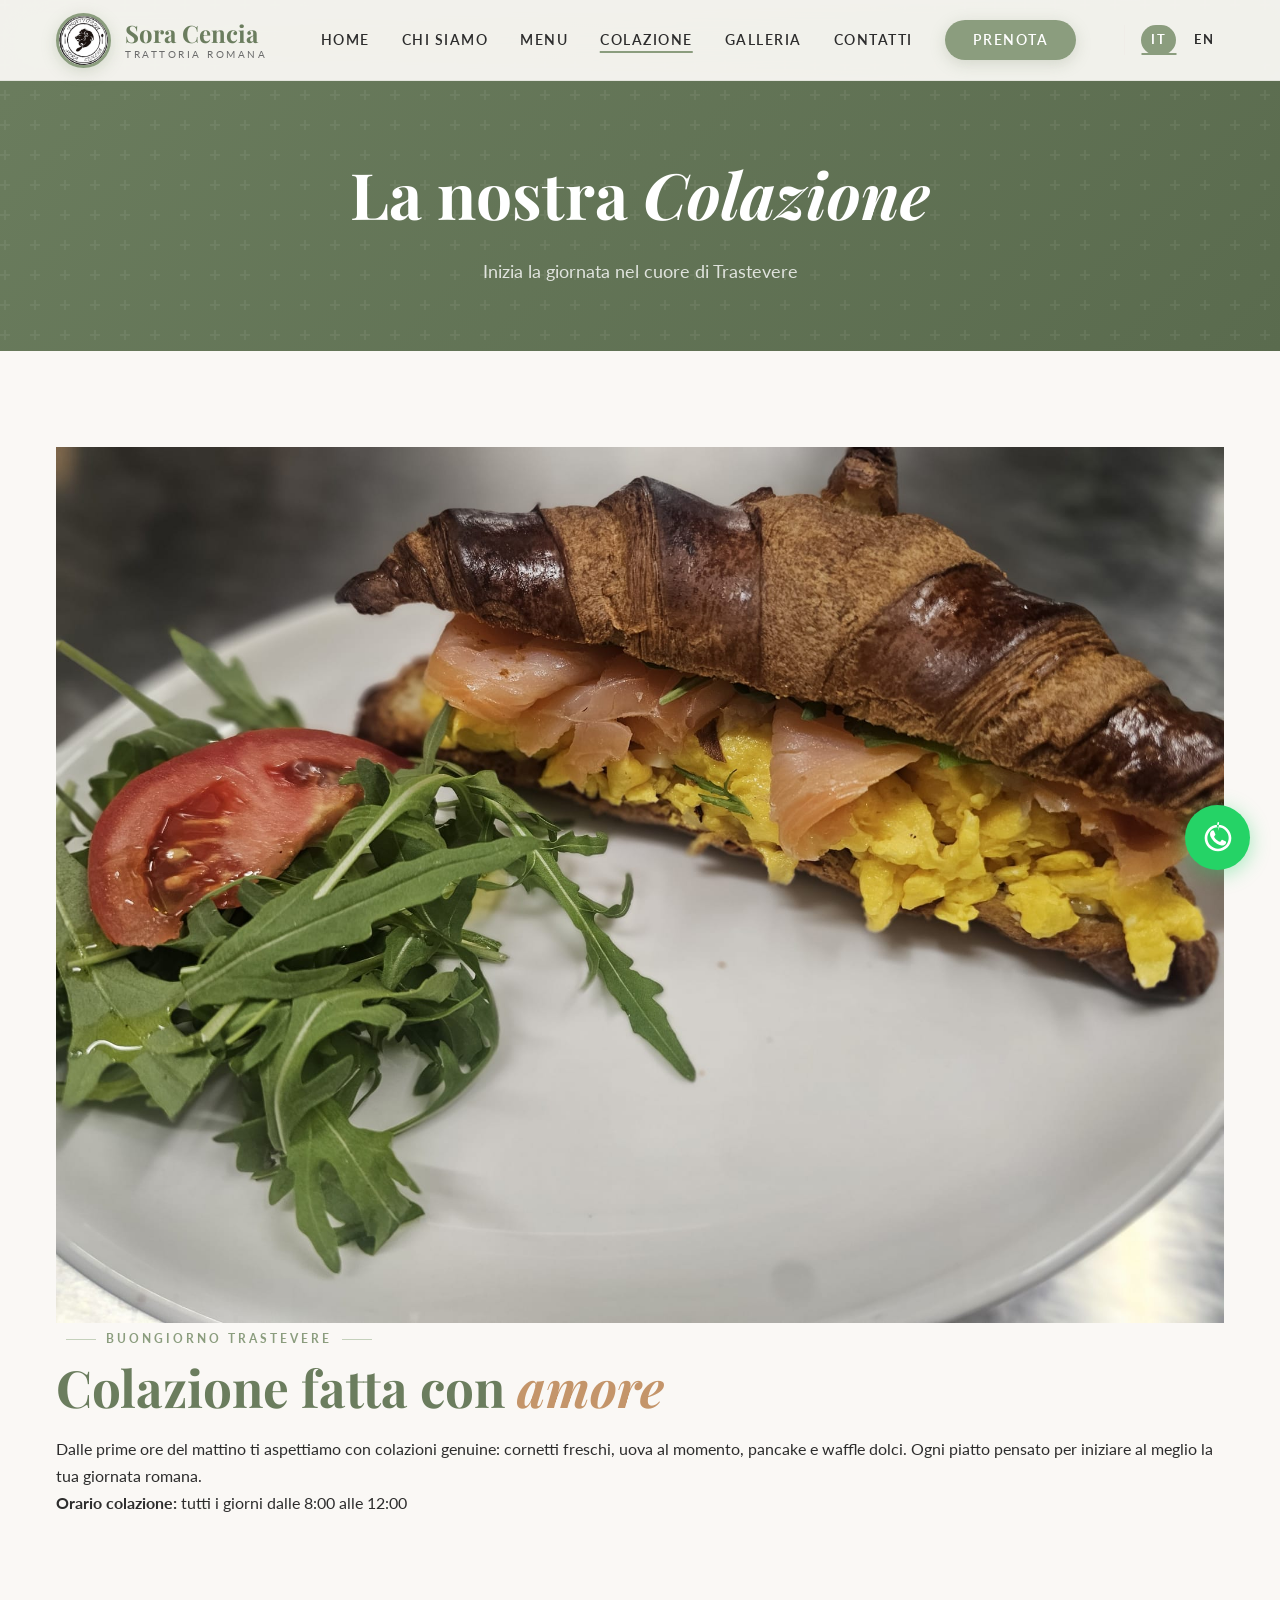
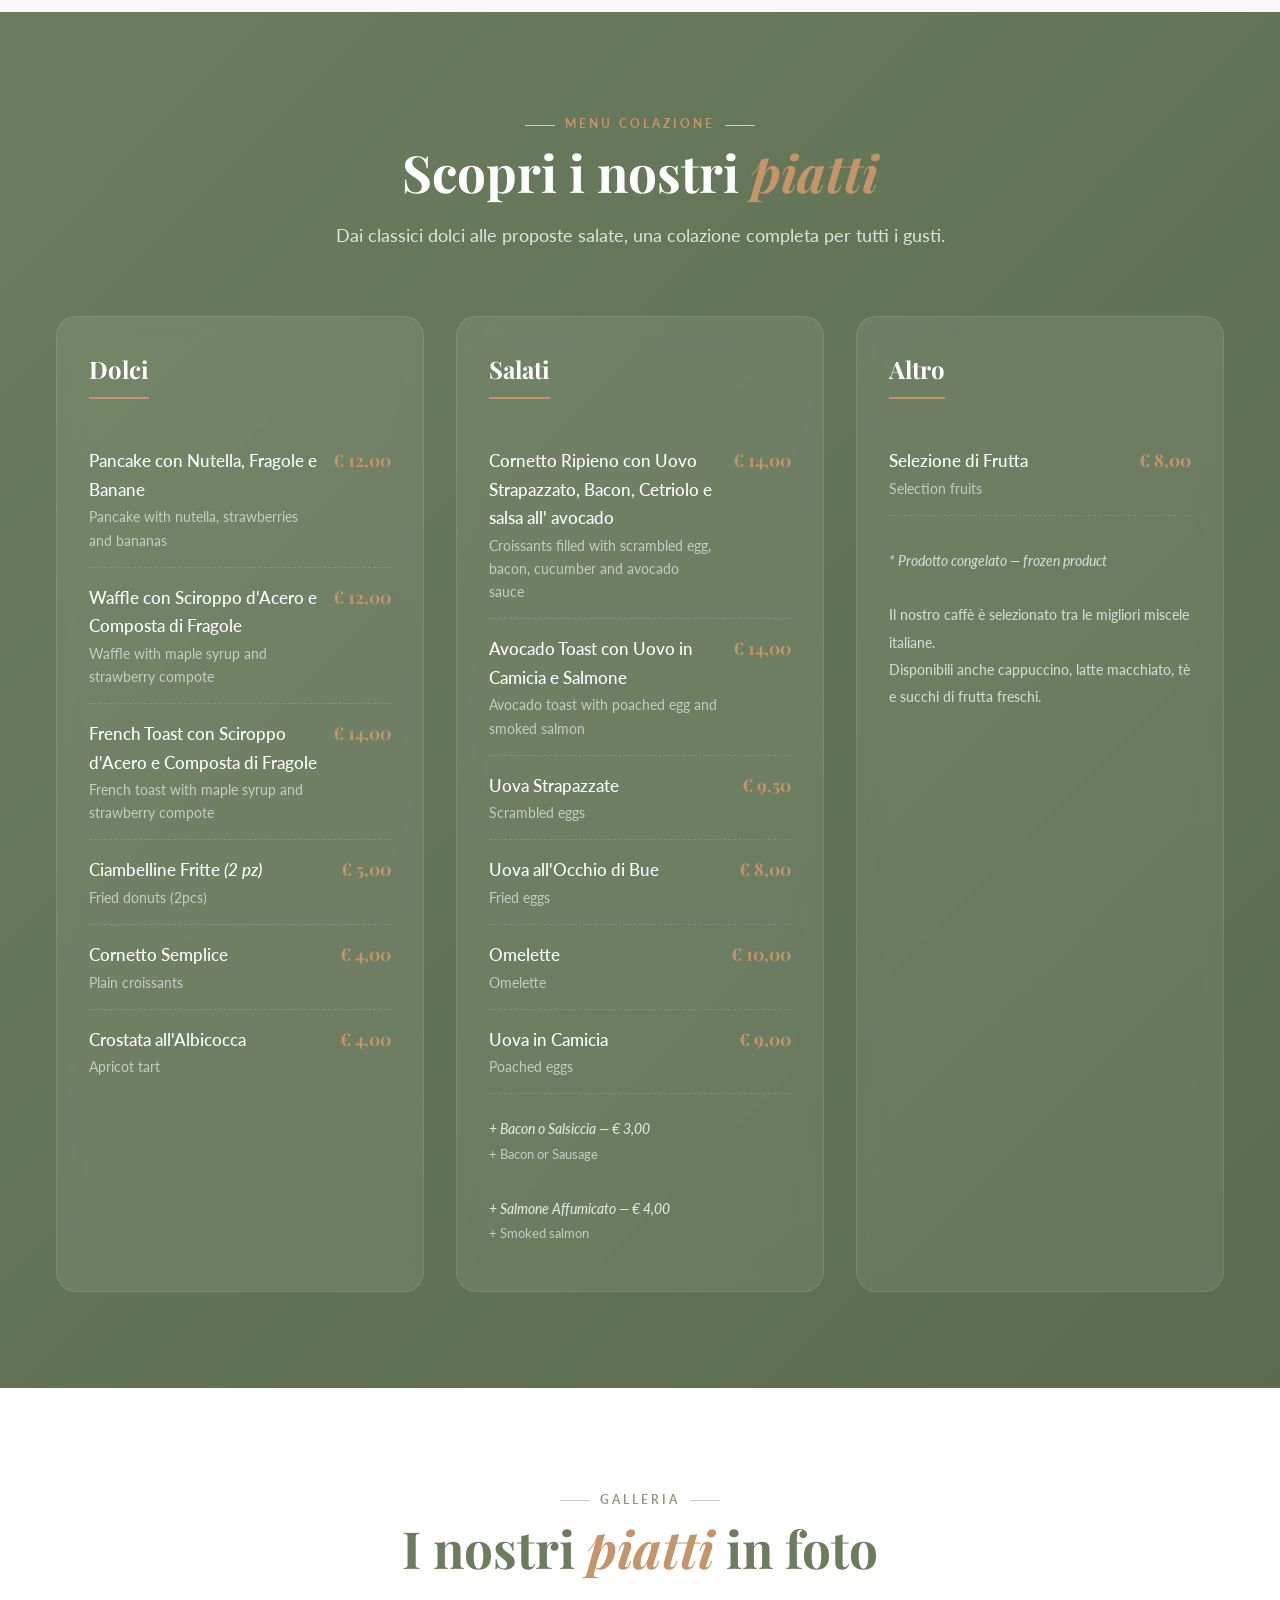
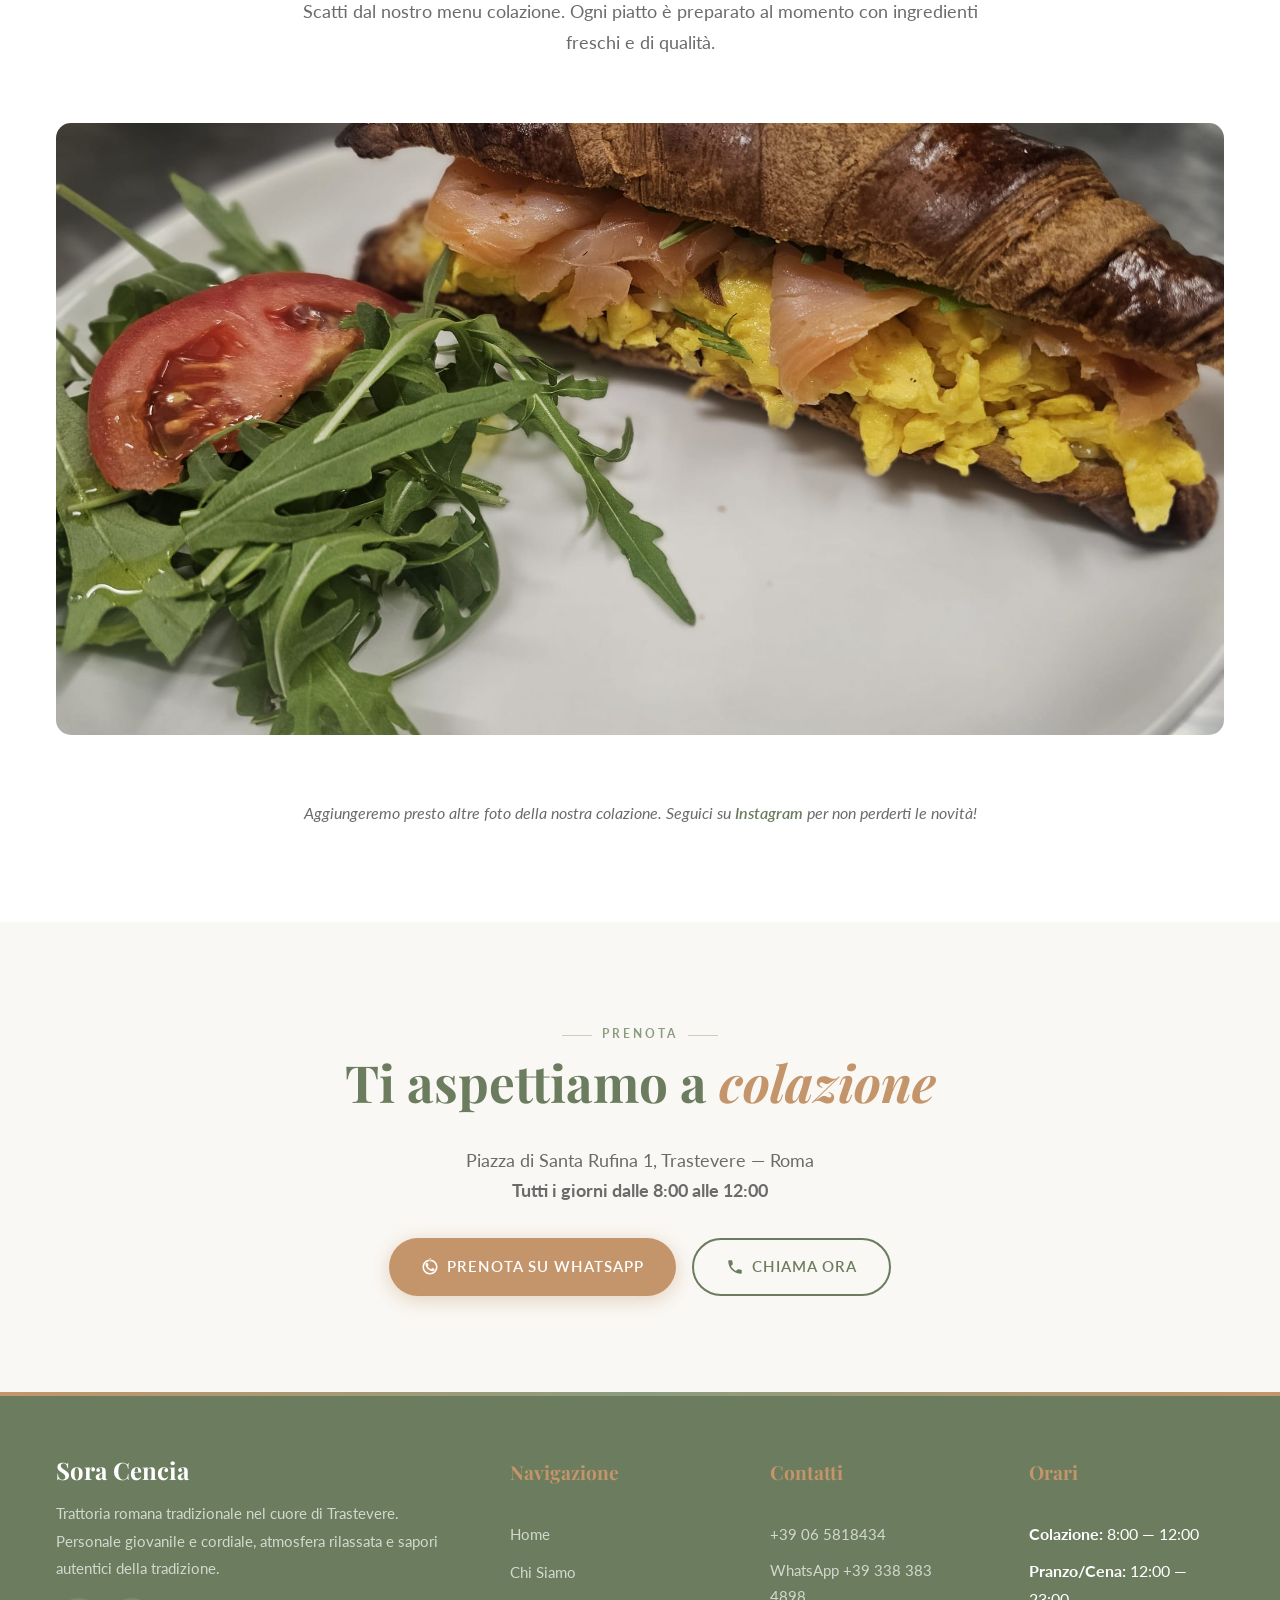
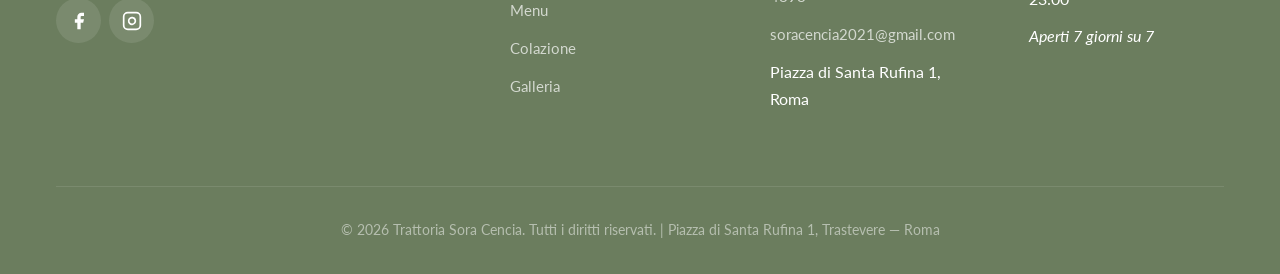
<file: colazioni.html>
<!DOCTYPE html>
<html lang="it">
<head>
    <meta charset="UTF-8">
    <meta name="viewport" content="width=device-width, initial-scale=1.0">
    <title>Colazione — Trattoria Sora Cencia | Trastevere, Roma</title>
    <meta name="description" content="Colazione a Trastevere, Roma. Cornetti, pancake, waffle, avocado toast, french toast e uova. Trattoria Sora Cencia, Piazza di Santa Rufina 1.">
    <meta name="keywords" content="colazione trastevere, breakfast roma, cornetto, pancake, waffle, brunch roma, sora cencia">

    <meta property="og:title" content="Colazione — Trattoria Sora Cencia">
    <meta property="og:description" content="Inizia la giornata nel cuore di Trastevere con la nostra colazione.">
    <meta property="og:type" content="restaurant">
    <meta property="og:url" content="https://www.trattoriasoracencia.it/colazioni.html">

    <link rel="preconnect" href="https://fonts.googleapis.com">
    <link rel="preconnect" href="https://fonts.gstatic.com" crossorigin>
    <link href="https://fonts.googleapis.com/css2?family=Playfair+Display:ital,wght@0,400;0,500;0,600;0,700;1,400;1,500&family=Lato:wght@300;400;700&display=swap" rel="stylesheet">

    <link rel="icon" href="img/logo.jpg" type="image/jpeg">
    <link rel="stylesheet" href="css/style.css">
<base target="_blank">
<base target="_blank">
</head>
<body>

    <!-- NAVBAR -->
    <nav class="navbar">
        <div class="nav-container">
            <a href="index.html" class="logo">
                <img src="img/logo.jpg" alt="Logo Sora Cencia - Leone di Trastevere">
                <div class="logo-text">
                    Sora Cencia
                    <span>Trattoria Romana</span>
                </div>
            </a>

            <ul class="nav-links">
                <li><a href="index.html">Home</a></li>
                <li><a href="chi-siamo.html">Chi Siamo</a></li>
                <li><a href="menu.html">Menu</a></li>
                <li><a href="colazioni.html" class="active">Colazione</a></li>
                <li><a href="galleria.html">Galleria</a></li>
                <li><a href="index.html#contatti">Contatti</a></li>
                <li><a href="tel:+39065818434" class="nav-cta">Prenota</a></li>
                <li class="lang-switch">
                    <a href="colazioni.html" class="active">IT</a>
                    <a href="en/breakfast.html">EN</a>
                </li>
            </ul>

            <div class="menu-toggle">
                <span></span>
                <span></span>
                <span></span>
            </div>
        </div>
    </nav>

    <!-- PAGE HEADER -->
    <section class="page-header">
        <div class="hero-pattern"></div>
        <h1>La nostra <em>Colazione</em></h1>
        <p>Inizia la giornata nel cuore di Trastevere</p>
    </section>

    <!-- BREAKFAST HERO IMAGE -->
    <section class="section breakfast-hero">
        <div class="container">
            <div class="breakfast-grid">
                <div class="breakfast-image reveal-left">
                    <img src="img/IMG-20250619-WA0003.jpg" alt="Cornetto ripieno con uovo strapazzato, salmone e rucola - Colazione Sora Cencia">
                </div>
                <div class="breakfast-text reveal-right">
                    <span class="section-label">Buongiorno Trastevere</span>
                    <h2 class="section-title">Colazione fatta con <em>amore</em></h2>
                    <p>Dalle prime ore del mattino ti aspettiamo con colazioni genuine: cornetti freschi, uova al momento, pancake e waffle dolci. Ogni piatto pensato per iniziare al meglio la tua giornata romana.</p>
                    <p class="breakfast-hours"><strong>Orario colazione:</strong> tutti i giorni dalle 8:00 alle 12:00</p>
                </div>
            </div>
        </div>
    </section>

    <!-- BREAKFAST MENU -->
    <section class="section menu-preview" id="colazione-menu" style="background: linear-gradient(135deg, var(--salvia-dark) 0%, #5A6B4E 100%);">
        <div class="container">
            <div class="section-header reveal">
                <span class="section-label" style="color: var(--terra);">Menu Colazione</span>
                <h2 class="section-title">Scopri i nostri <em>piatti</em></h2>
                <p class="section-desc" style="color: rgba(255,255,255,0.8);">Dai classici dolci alle proposte salate, una colazione completa per tutti i gusti.</p>
            </div>

            <div class="menu-categories">
                <!-- DOLCI -->
                <div class="menu-category reveal reveal-delay-1">
                    <h3>Dolci</h3>
                    <div class="menu-item">
                        <div>
                            <span class="menu-item-name">Pancake con Nutella, Fragole e Banane</span>
                            <span class="menu-item-desc">Pancake with nutella, strawberries and bananas</span>
                        </div>
                        <span class="menu-item-price">€ 12,00</span>
                    </div>
                    <div class="menu-item">
                        <div>
                            <span class="menu-item-name">Waffle con Sciroppo d'Acero e Composta di Fragole</span>
                            <span class="menu-item-desc">Waffle with maple syrup and strawberry compote</span>
                        </div>
                        <span class="menu-item-price">€ 12,00</span>
                    </div>
                    <div class="menu-item">
                        <div>
                            <span class="menu-item-name">French Toast con Sciroppo d'Acero e Composta di Fragole</span>
                            <span class="menu-item-desc">French toast with maple syrup and strawberry compote</span>
                        </div>
                        <span class="menu-item-price">€ 14,00</span>
                    </div>
                    <div class="menu-item">
                        <div>
                            <span class="menu-item-name">Ciambelline Fritte <em>(2 pz)</em></span>
                            <span class="menu-item-desc">Fried donuts (2pcs)</span>
                        </div>
                        <span class="menu-item-price">€ 5,00</span>
                    </div>
                    <div class="menu-item">
                        <div>
                            <span class="menu-item-name">Cornetto Semplice</span>
                            <span class="menu-item-desc">Plain croissants</span>
                        </div>
                        <span class="menu-item-price">€ 4,00</span>
                    </div>
                    <div class="menu-item">
                        <div>
                            <span class="menu-item-name">Crostata all'Albicocca</span>
                            <span class="menu-item-desc">Apricot tart</span>
                        </div>
                        <span class="menu-item-price">€ 4,00</span>
                    </div>
                </div>

                <!-- SALATI -->
                <div class="menu-category reveal reveal-delay-2">
                    <h3>Salati</h3>
                      <div class="menu-item">
                        <div>
                            <span class="menu-item-name">Cornetto Ripieno con Uovo Strapazzato, Bacon, Cetriolo e  salsa all' avocado</span>
                            <span class="menu-item-desc">Croissants filled with scrambled egg, bacon, cucumber and avocado sauce</span>
                        </div>
                        <span class="menu-item-price">€ 14,00</span>
                    </div>
                    <div class="menu-item">
                        <div>
                            <span class="menu-item-name">Avocado Toast con Uovo in Camicia e Salmone</span>
                            <span class="menu-item-desc">Avocado toast with poached egg and smoked salmon</span>
                        </div>
                        <span class="menu-item-price">€ 14,00</span>
                    </div>
                    <div class="menu-item">
                        <div>
                            <span class="menu-item-name">Uova Strapazzate</span>
                            <span class="menu-item-desc">Scrambled eggs</span>
                        </div>
                        <span class="menu-item-price">€ 9,50</span>
                    </div>
                    <div class="menu-item">
                        <div>
                            <span class="menu-item-name">Uova all'Occhio di Bue</span>
                            <span class="menu-item-desc">Fried eggs</span>
                        </div>
                        <span class="menu-item-price">€ 8,00</span>
                    </div>
                    <div class="menu-item">
                        <div>
                            <span class="menu-item-name">Omelette</span>
                            <span class="menu-item-desc">Omelette</span>
                        </div>
                        <span class="menu-item-price">€ 10,00</span>
                    </div>
                    <div class="menu-item">
                        <div>
                            <span class="menu-item-name">Uova in Camicia</span>
                            <span class="menu-item-desc">Poached eggs</span>
                        </div>
                        <span class="menu-item-price">€ 9,00</span>
                    </div>
                    <div class="menu-item" style="border-bottom: none; padding-top: 20px;">
                        <div>
                            <span class="menu-item-name" style="font-size: 0.9rem; opacity: 0.8;"><em>+ Bacon o Salsiccia — € 3,00</em></span>
                            <span class="menu-item-desc" style="font-size: 0.8rem;">+ Bacon or Sausage</span>
                        </div>
                    </div>
                    <div class="menu-item" style="border-bottom: none;">
                        <div>
                            <span class="menu-item-name" style="font-size: 0.9rem; opacity: 0.8;"><em>+ Salmone Affumicato — € 4,00</em></span>
                            <span class="menu-item-desc" style="font-size: 0.8rem;">+ Smoked salmon</span>
                        </div>
                    </div>
                </div>

                <!-- ALTRO -->
                <div class="menu-category reveal reveal-delay-3">
                    <h3>Altro</h3>
                    <div class="menu-item">
                        <div>
                            <span class="menu-item-name">Selezione di Frutta</span>
                            <span class="menu-item-desc">Selection fruits</span>
                        </div>
                        <span class="menu-item-price">€ 8,00</span>
                    </div>
                    <div class="menu-item" style="border-bottom: none; padding-top: 30px;">
                        <div>
                            <span class="menu-item-name" style="font-size: 0.85rem; opacity: 0.7; line-height: 1.6;">
                                <em>* Prodotto congelato — frozen product</em><br><br>
                                Il nostro caffè è selezionato tra le migliori miscele italiane.<br>
                                Disponibili anche cappuccino, latte macchiato, tè e succhi di frutta freschi.
                            </span>
                        </div>
                    </div>
                </div>
            </div>
        </div>
    </section>

    <!-- GALLERY BREAKFAST -->
    <section class="section gallery" style="background: var(--bianco);">
        <div class="container">
            <div class="section-header reveal">
                <span class="section-label">Galleria</span>
                <h2 class="section-title">I nostri <em>piatti</em> in foto</h2>
                <p class="section-desc">Scatti dal nostro menu colazione. Ogni piatto è preparato al momento con ingredienti freschi e di qualità.</p>
            </div>

            <div class="gallery-grid" style="grid-template-columns: repeat(2, 1fr); grid-template-rows: repeat(2, 300px);">
                <div class="gallery-item large reveal-spin" style="grid-column: span 2; grid-row: span 2;">
                    <img src="img/IMG-20250619-WA0003.jpg" alt="Cornetto ripieno con uovo strapazzato, salmone affumicato e rucola - Specialità colazione Sora Cencia">
                    <div class="gallery-item-overlay">
                        <h4>Cornetto Ripieno</h4>
                        <p>Uovo strapazzato, salmone affumicato e rucola fresca</p>
                    </div>
                </div>
            </div>

            <div style="text-align: center; margin-top: var(--space-lg); color: var(--grigio); font-style: italic;">
                <p>Aggiungeremo presto altre foto della nostra colazione. Seguici su <a href="https://www.instagram.com/sora_cencia/" target="_blank" style="color: var(--salvia-dark); font-weight: 600;">Instagram</a> per non perderti le novità!</p>
            </div>
        </div>
    </section>

    <!-- CTA -->
    <section class="section" style="background: var(--crema); text-align: center;">
        <div class="container reveal">
            <span class="section-label">Prenota</span>
            <h2 class="section-title" style="margin-bottom: var(--space-md);">Ti aspettiamo a <em>colazione</em></h2>
            <p style="color: var(--grigio); margin-bottom: var(--space-md); font-size: 1.1rem;">
                Piazza di Santa Rufina 1, Trastevere — Roma<br>
                <strong>Tutti i giorni dalle 8:00 alle 12:00</strong>
            </p>
            <div style="display: flex; gap: var(--space-sm); justify-content: center; flex-wrap: wrap;">
                <a href="https://wa.me/393383834898" class="btn btn-primary" target="_blank">
                    <svg width="18" height="18" viewBox="0 0 24 24" fill="currentColor"><path d="M17.472 14.382c-.297-.149-1.758-.867-2.03-.967-.273-.099-.471-.148-.67.15-.197.297-.767.966-.94 1.164-.173.199-.347.223-.644.075-.297-.15-1.255-.463-2.39-1.475-.883-.788-1.48-1.761-1.653-2.059-.173-.297-.018-.458.13-.606.134-.133.298-.347.446-.52.149-.174.198-.298.298-.497.099-.198.05-.371-.025-.52-.075-.149-.669-1.612-.916-2.207-.242-.579-.487-.5-.669-.51-.173-.008-.371-.01-.57-.01-.198 0-.52.074-.792.372-.272.297-1.04 1.016-1.04 2.479 0 1.462 1.065 2.875 1.213 3.074.149.198 2.096 3.2 5.077 4.487.709.306 1.262.489 1.694.625.712.227 1.36.195 1.871.118.571-.085 1.758-.719 2.006-1.413.248-.694.248-1.289.173-1.413-.074-.124-.272-.198-.57-.347m-5.421-7.702L12.853.478a.64.64 0 0 0-.636-.478h-.004a.64.64 0 0 0-.636.478l-.436 2.544a.64.64 0 0 0 .636.749h.872a.64.64 0 0 0 .636-.749zM12 22C6.477 22 2 17.523 2 12S6.477 2 12 2s10 4.477 10 10-4.477 10-10 10zm0-2a8 8 0 1 0 0-16 8 8 0 0 0 0 16z"/></svg>
                    Prenota su WhatsApp
                </a>
                <a href="tel:+39065818434" class="btn btn-outline" style="color: var(--salvia-dark); border-color: var(--salvia-dark);">
                    <svg width="18" height="18" viewBox="0 0 24 24" fill="currentColor"><path d="M6.62 10.79c1.44 2.83 3.76 5.14 6.59 6.59l2.2-2.2c.27-.27.67-.36 1.02-.24 1.12.37 2.33.57 3.57.57.55 0 1 .45 1 1V20c0 .55-.45 1-1 1-9.39 0-17-7.61-17-17 0-.55.45-1 1-1h3.5c.55 0 1 .45 1 1 0 1.25.2 2.45.57 3.57.11.35.03.74-.25 1.02l-2.2 2.2z"/></svg>
                    Chiama ora
                </a>
            </div>
        </div>
    </section>

    <!-- FOOTER -->
    <footer class="footer">
        <div class="container">
            <div class="footer-grid">
                <div class="footer-brand">
                    <div class="logo-text">Sora Cencia</div>
                    <p>Trattoria romana tradizionale nel cuore di Trastevere. Personale giovanile e cordiale, atmosfera rilassata e sapori autentici della tradizione.</p>
                    <div class="footer-social">
                        <a href="https://www.facebook.com/Nuova-trattoria-Sora-Cencia-" target="_blank" aria-label="Facebook">
                            <svg viewBox="0 0 24 24"><path d="M18 2h-3a5 5 0 0 0-5 5v3H7v4h3v8h4v-8h3l1-4h-4V7a1 1 0 0 1 1-1h3z"/></svg>
                        </a>
                        <a href="https://www.instagram.com/sora_cencia/" target="_blank" aria-label="Instagram">
                            <svg viewBox="0 0 24 24"><rect x="2" y="2" width="20" height="20" rx="5" ry="5" fill="none" stroke="currentColor" stroke-width="2"/><path d="M16 11.37A4 4 0 1 1 12.63 8 4 4 0 0 1 16 11.37z" fill="none" stroke="currentColor" stroke-width="2"/><line x1="17.5" y1="6.5" x2="17.51" y2="6.5" stroke="currentColor" stroke-width="2"/></svg>
                        </a>
                    </div>
                </div>

                <div>
                    <h4>Navigazione</h4>
                    <ul class="footer-links">
                        <li><a href="index.html">Home</a></li>
                        <li><a href="chi-siamo.html">Chi Siamo</a></li>
                        <li><a href="menu.html">Menu</a></li>
                        <li><a href="colazioni.html">Colazione</a></li>
                        <li><a href="galleria.html">Galleria</a></li>
                    </ul>
                </div>

                <div>
                    <h4>Contatti</h4>
                    <ul class="footer-links">
                        <li><a href="tel:+39065818434">+39 06 5818434</a></li>
                        <li><a href="https://wa.me/393383834898">WhatsApp +39 338 383 4898</a></li>
                        <li><a href="mailto:soracencia2021@gmail.com">soracencia2021@gmail.com</a></li>
                        <li>Piazza di Santa Rufina 1, Roma</li>
                    </ul>
                </div>

                <div>
                    <h4>Orari</h4>
                    <ul class="footer-links">
                        <li><strong>Colazione:</strong> 8:00 — 12:00</li>
                        <li><strong>Pranzo/Cena:</strong> 12:00 — 23:00</li>
                        <li style="margin-top: 10px;"><em>Aperti 7 giorni su 7</em></li>
                    </ul>
                </div>
            </div>

            <div class="footer-bottom">
                <p>© <span class="current-year">2026</span> Trattoria Sora Cencia. Tutti i diritti riservati. | Piazza di Santa Rufina 1, Trastevere — Roma</p>
            </div>
        </div>
    </footer>

    <!-- WhatsApp Float -->
    <a href="https://wa.me/393383834898" class="whatsapp-float" target="_blank" aria-label="Prenota su WhatsApp">
        <svg viewBox="0 0 24 24"><path d="M17.472 14.382c-.297-.149-1.758-.867-2.03-.967-.273-.099-.471-.148-.67.15-.197.297-.767.966-.94 1.164-.173.199-.347.223-.644.075-.297-.15-1.255-.463-2.39-1.475-.883-.788-1.48-1.761-1.653-2.059-.173-.297-.018-.458.13-.606.134-.133.298-.347.446-.52.149-.174.198-.298.298-.497.099-.198.05-.371-.025-.52-.075-.149-.669-1.612-.916-2.207-.242-.579-.487-.5-.669-.51-.173-.008-.371-.01-.57-.01-.198 0-.52.074-.792.372-.272.297-1.04 1.016-1.04 2.479 0 1.462 1.065 2.875 1.213 3.074.149.198 2.096 3.2 5.077 4.487.709.306 1.262.489 1.694.625.712.227 1.36.195 1.871.118.571-.085 1.758-.719 2.006-1.413.248-.694.248-1.289.173-1.413-.074-.124-.272-.198-.57-.347m-5.421-7.702L12.853.478a.64.64 0 0 0-.636-.478h-.004a.64.64 0 0 0-.636.478l-.436 2.544a.64.64 0 0 0 .636.749h.872a.64.64 0 0 0 .636-.749zM12 22C6.477 22 2 17.523 2 12S6.477 2 12 2s10 4.477 10 10-4.477 10-10 10zm0-2a8 8 0 1 0 0-16 8 8 0 0 0 0 16z"/></svg>
    </a>

    <script src="js/main.js"></script>
</body>
</html>
</file>
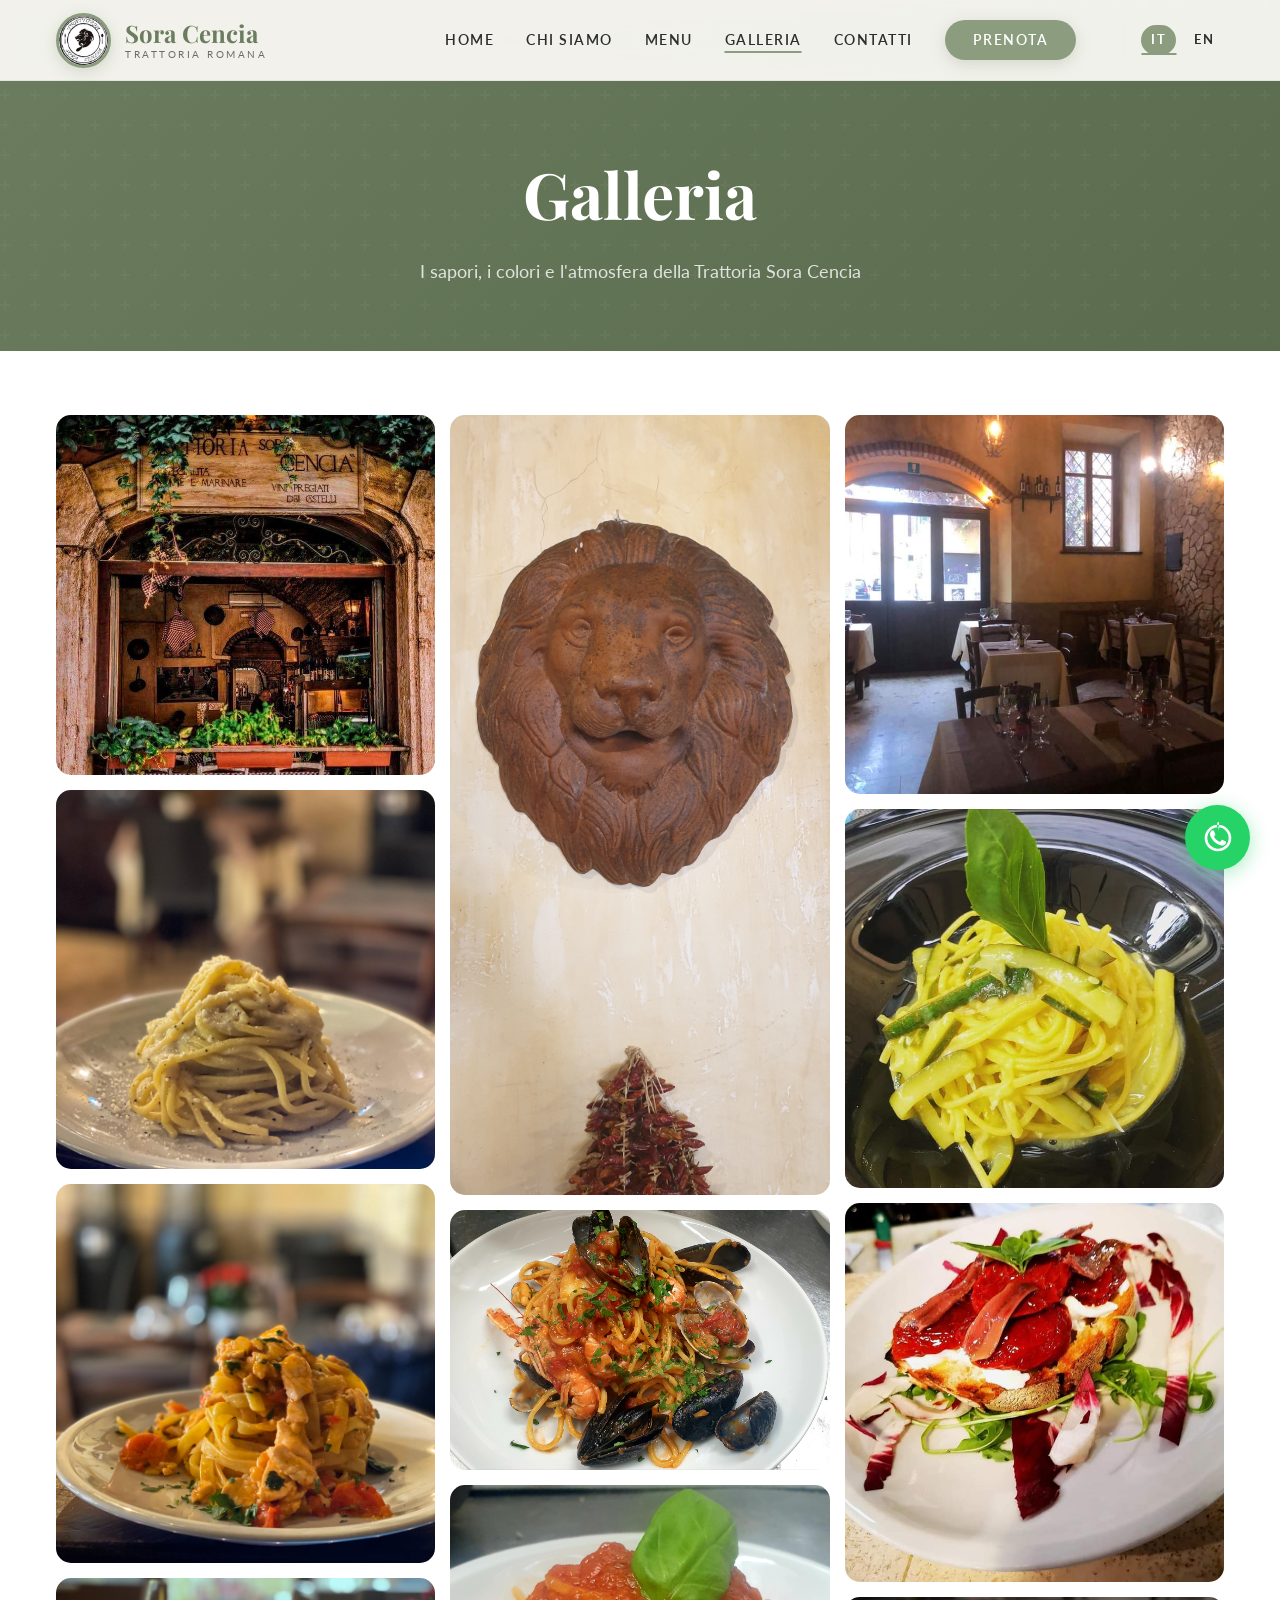
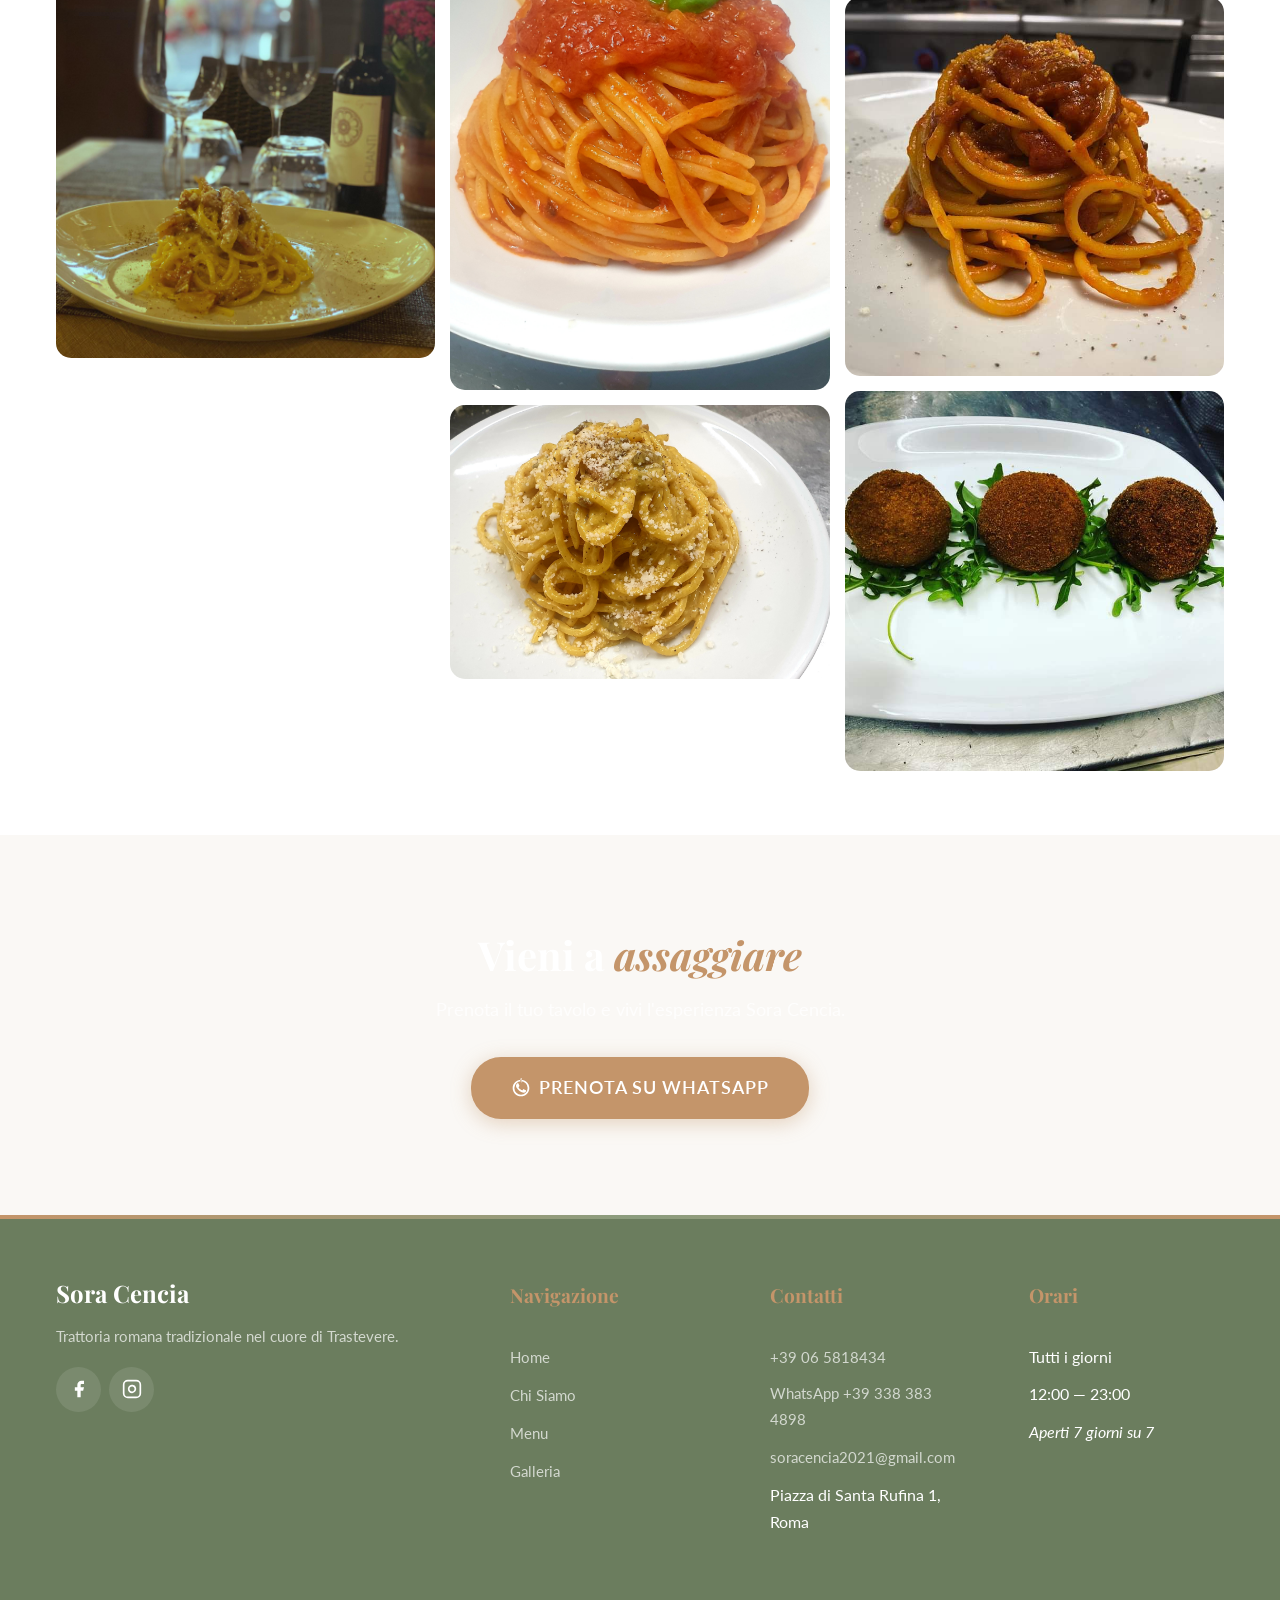
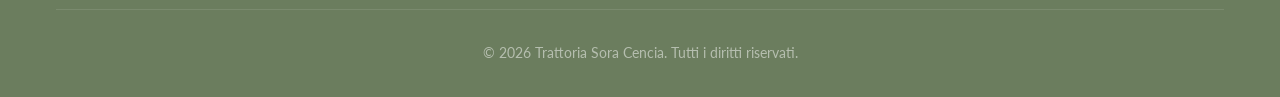
<file: galleria.html>
<!DOCTYPE html>
<html lang="it">
<head>
    <meta charset="UTF-8">
    <meta name="viewport" content="width=device-width, initial-scale=1.0">
    <title>Galleria — Trattoria Sora Cencia | Trastevere, Roma</title>
    <meta name="description" content="Galleria fotografica della Trattoria Sora Cencia. Piatti della tradizione romana, interno del locale, atmosfera di Trastevere.">

    <link rel="preconnect" href="https://fonts.googleapis.com">
    <link rel="preconnect" href="https://fonts.gstatic.com" crossorigin>
    <link href="https://fonts.googleapis.com/css2?family=Playfair+Display:ital,wght@0,400;0,500;0,600;0,700;1,400;1,500&family=Lato:wght@300;400;700&display=swap" rel="stylesheet">

    <link rel="icon" type="image/svg+xml" href="data:image/svg+xml,<svg xmlns='http://www.w3.org/2000/svg' viewBox='0 0 100 100'><circle cx='50' cy='50' r='45' fill='%232D5016'/><text x='50' y='65' text-anchor='middle' font-family='serif' font-size='40' fill='%23C4956A'>🦁</text></svg>">

    <link rel="stylesheet" href="css/style.css">
</head>
<body>

    <nav class="navbar">
        <div class="nav-container">
            <a href="index.html" class="logo">
                <img src="img/logo.jpg" alt="Logo Sora Cencia">
                <div class="logo-text">Sora Cencia<span>Trattoria Romana</span></div>
            </a>
            <ul class="nav-links">
                <li><a href="index.html">Home</a></li>
                <li><a href="chi-siamo.html">Chi Siamo</a></li>
                <li><a href="menu.html">Menu</a></li>
                <li><a href="galleria.html" class="active">Galleria</a></li>
                <li><a href="index.html#contatti">Contatti</a></li>
                <li><a href="tel:+39065818434" class="nav-cta">Prenota</a></li>
                <li class="lang-switch">
                    <a href="galleria.html" class="active">IT</a>
                    <a href="en/gallery.html">EN</a>
                </li>
            </ul>
            <div class="menu-toggle"><span></span><span></span><span></span></div>
        </div>
    </nav>

    <header class="page-header">
        <h1>Galleria</h1>
        <p>I sapori, i colori e l'atmosfera della Trattoria Sora Cencia</p>
    </header>

    <section class="gallery-page">
        <div class="container">
            <div class="gallery-masonry">
                <div class="gallery-masonry-item fade-in">
                    <img src="img/145001635_1816514621850926_7391259112462539259_n.jpg" alt="Ingresso Trattoria Sora Cencia - Trastevere">
                </div>
                <div class="gallery-masonry-item fade-in">
                    <img src="img/IMG-20210525-WA0000.jpg" alt="Spaghettone alla Carbonara">
                </div>
                <div class="gallery-masonry-item fade-in">
                    <img src="img/IMG-20210525-WA0001.jpg" alt="Tonnarelli con pollo e verdure">
                </div>
                <div class="gallery-masonry-item fade-in">
                    <img src="img/IMG-20210525-WA0004.jpg" alt="Carbonara con vino">
                </div>
                <div class="gallery-masonry-item fade-in">
                    <img src="img/20210426_114104.jpg" alt="Leone di Trastevere - Simbolo della trattoria">
                </div>
                <div class="gallery-masonry-item fade-in">
                    <img src="img/20210514_010414.jpg" alt="Spaghetti allo Scoglio">
                </div>
                <div class="gallery-masonry-item fade-in">
                    <img src="img/20210515_232650.jpg" alt="Spaghetti al Pomodoro">
                </div>
                <div class="gallery-masonry-item fade-in">
                    <img src="img/20210515_232820.jpg" alt="Carbonara Speciale">
                </div>
                <div class="gallery-masonry-item fade-in">
                    <img src="img/FB_IMG_1621026989241.jpg" alt="Interno della trattoria">
                </div>
                <div class="gallery-masonry-item fade-in">
                    <img src="img/FB_IMG_1621027112102.jpg" alt="Pasta con zucchine">
                </div>
                <div class="gallery-masonry-item fade-in">
                    <img src="img/FB_IMG_1621027318539.jpg" alt="Bruschetta con pomodoro e alici">
                </div>
                <div class="gallery-masonry-item fade-in">
                    <img src="img/FB_IMG_1621288233914.jpg" alt="Bucatini all'Amatriciana">
                </div>
                <div class="gallery-masonry-item fade-in">
                    <img src="img/FB_IMG_1621288247780.jpg" alt="Supplì al Telefono">
                </div>
            </div>
        </div>
    </section>

    <section class="section" style="background: var(--verde); color: var(--bianco); text-align: center;">
        <div class="container">
            <h2 class="section-title" style="color: var(--bianco); font-size: 2.5rem;">Vieni a <em style="color: var(--terra);">assaggiare</em></h2>
            <p style="opacity: 0.8; margin-bottom: var(--space-md); font-size: 1.1rem;">Prenota il tuo tavolo e vivi l'esperienza Sora Cencia.</p>
            <a href="https://wa.me/393383834898" class="btn btn-primary" style="font-size: 1.1rem; padding: 16px 40px;" target="_blank">
                <svg width="20" height="20" viewBox="0 0 24 24" fill="currentColor"><path d="M17.472 14.382c-.297-.149-1.758-.867-2.03-.967-.273-.099-.471-.148-.67.15-.197.297-.767.966-.94 1.164-.173.199-.347.223-.644.075-.297-.15-1.255-.463-2.39-1.475-.883-.788-1.48-1.761-1.653-2.059-.173-.297-.018-.458.13-.606.134-.133.298-.347.446-.52.149-.174.198-.298.298-.497.099-.198.05-.371-.025-.52-.075-.149-.669-1.612-.916-2.207-.242-.579-.487-.5-.669-.51-.173-.008-.371-.01-.57-.01-.198 0-.52.074-.792.372-.272.297-1.04 1.016-1.04 2.479 0 1.462 1.065 2.875 1.213 3.074.149.198 2.096 3.2 5.077 4.487.709.306 1.262.489 1.694.625.712.227 1.36.195 1.871.118.571-.085 1.758-.719 2.006-1.413.248-.694.248-1.289.173-1.413-.074-.124-.272-.198-.57-.347m-5.421-7.702L12.853.478a.64.64 0 0 0-.636-.478h-.004a.64.64 0 0 0-.636.478l-.436 2.544a.64.64 0 0 0 .636.749h.872a.64.64 0 0 0 .636-.749zM12 22C6.477 22 2 17.523 2 12S6.477 2 12 2s10 4.477 10 10-4.477 10-10 10zm0-2a8 8 0 1 0 0-16 8 8 0 0 0 0 16z"/></svg>
                Prenota su WhatsApp
            </a>
        </div>
    </section>

    <footer class="footer">
        <div class="container">
            <div class="footer-grid">
                <div class="footer-brand">
                    <div class="logo-text">Sora Cencia</div>
                    <p>Trattoria romana tradizionale nel cuore di Trastevere.</p>
                    <div class="footer-social">
                        <a href="https://www.facebook.com/Nuova-trattoria-Sora-Cencia-" target="_blank" aria-label="Facebook"><svg viewBox="0 0 24 24"><path d="M18 2h-3a5 5 0 0 0-5 5v3H7v4h3v8h4v-8h3l1-4h-4V7a1 1 0 0 1 1-1h3z"/></svg></a>
                        <a href="https://www.instagram.com/sora_cencia/" target="_blank" aria-label="Instagram"><svg viewBox="0 0 24 24"><rect x="2" y="2" width="20" height="20" rx="5" ry="5" fill="none" stroke="currentColor" stroke-width="2"/><path d="M16 11.37A4 4 0 1 1 12.63 8 4 4 0 0 1 16 11.37z" fill="none" stroke="currentColor" stroke-width="2"/><line x1="17.5" y1="6.5" x2="17.51" y2="6.5" stroke="currentColor" stroke-width="2"/></svg></a>
                    </div>
                </div>
                <div>
                    <h4>Navigazione</h4>
                    <ul class="footer-links">
                        <li><a href="index.html">Home</a></li>
                        <li><a href="chi-siamo.html">Chi Siamo</a></li>
                        <li><a href="menu.html">Menu</a></li>
                        <li><a href="galleria.html">Galleria</a></li>
                    </ul>
                </div>
                <div>
                    <h4>Contatti</h4>
                    <ul class="footer-links">
                        <li><a href="tel:+39065818434">+39 06 5818434</a></li>
                        <li><a href="https://wa.me/393383834898">WhatsApp +39 338 383 4898</a></li>
                        <li><a href="mailto:soracencia2021@gmail.com">soracencia2021@gmail.com</a></li>
                        <li>Piazza di Santa Rufina 1, Roma</li>
                    </ul>
                </div>
                <div>
                    <h4>Orari</h4>
                    <ul class="footer-links">
                        <li>Tutti i giorni</li>
                        <li>12:00 — 23:00</li>
                        <li style="margin-top: 10px;"><em>Aperti 7 giorni su 7</em></li>
                    </ul>
                </div>
            </div>
            <div class="footer-bottom">
                <p>© <span class="current-year">2026</span> Trattoria Sora Cencia. Tutti i diritti riservati.</p>
            </div>
        </div>
    </footer>

    <a href="https://wa.me/393383834898" class="whatsapp-float" target="_blank" aria-label="Prenota su WhatsApp">
        <svg viewBox="0 0 24 24"><path d="M17.472 14.382c-.297-.149-1.758-.867-2.03-.967-.273-.099-.471-.148-.67.15-.197.297-.767.966-.94 1.164-.173.199-.347.223-.644.075-.297-.15-1.255-.463-2.39-1.475-.883-.788-1.48-1.761-1.653-2.059-.173-.297-.018-.458.13-.606.134-.133.298-.347.446-.52.149-.174.198-.298.298-.497.099-.198.05-.371-.025-.52-.075-.149-.669-1.612-.916-2.207-.242-.579-.487-.5-.669-.51-.173-.008-.371-.01-.57-.01-.198 0-.52.074-.792.372-.272.297-1.04 1.016-1.04 2.479 0 1.462 1.065 2.875 1.213 3.074.149.198 2.096 3.2 5.077 4.487.709.306 1.262.489 1.694.625.712.227 1.36.195 1.871.118.571-.085 1.758-.719 2.006-1.413.248-.694.248-1.289.173-1.413-.074-.124-.272-.198-.57-.347m-5.421-7.702L12.853.478a.64.64 0 0 0-.636-.478h-.004a.64.64 0 0 0-.636.478l-.436 2.544a.64.64 0 0 0 .636.749h.872a.64.64 0 0 0 .636-.749zM12 22C6.477 22 2 17.523 2 12S6.477 2 12 2s10 4.477 10 10-4.477 10-10 10zm0-2a8 8 0 1 0 0-16 8 8 0 0 0 0 16z"/></svg>
    </a>

    <script src="js/main.js"></script>
</body>
</html>
</file>
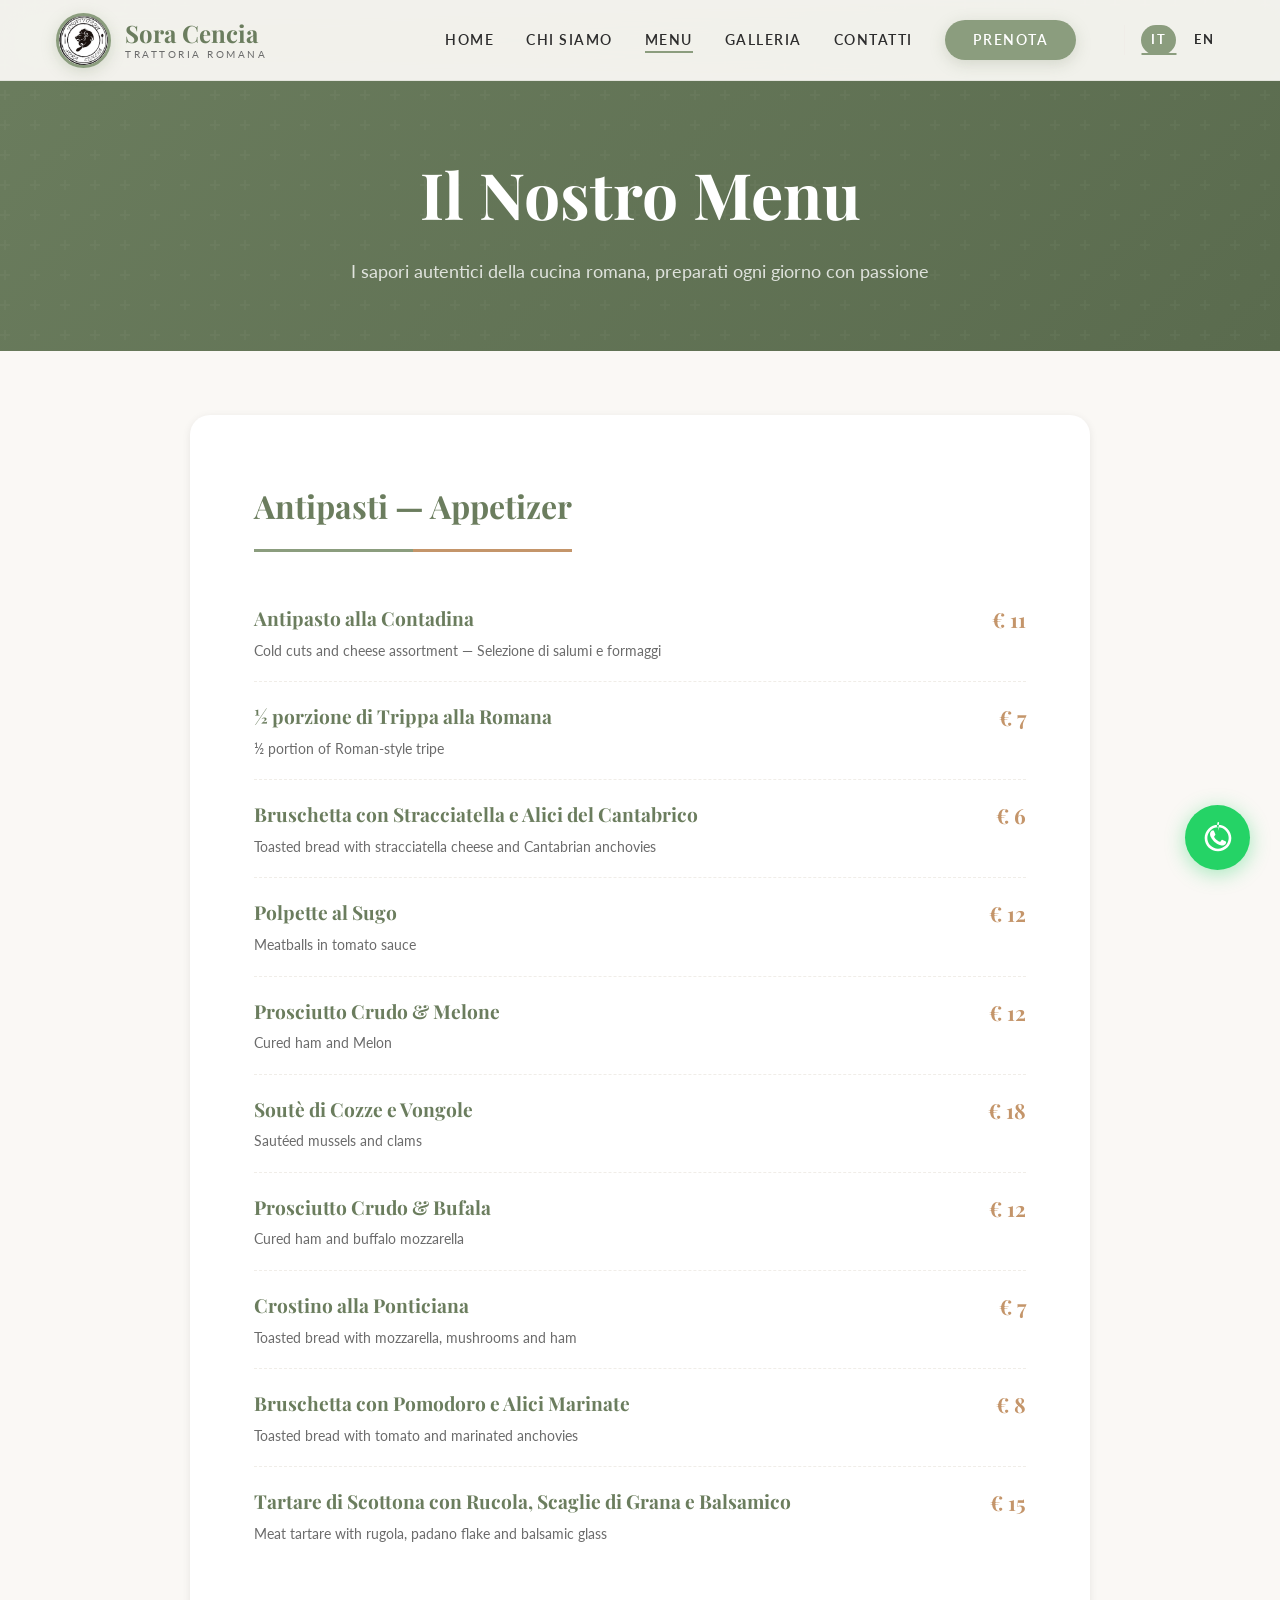
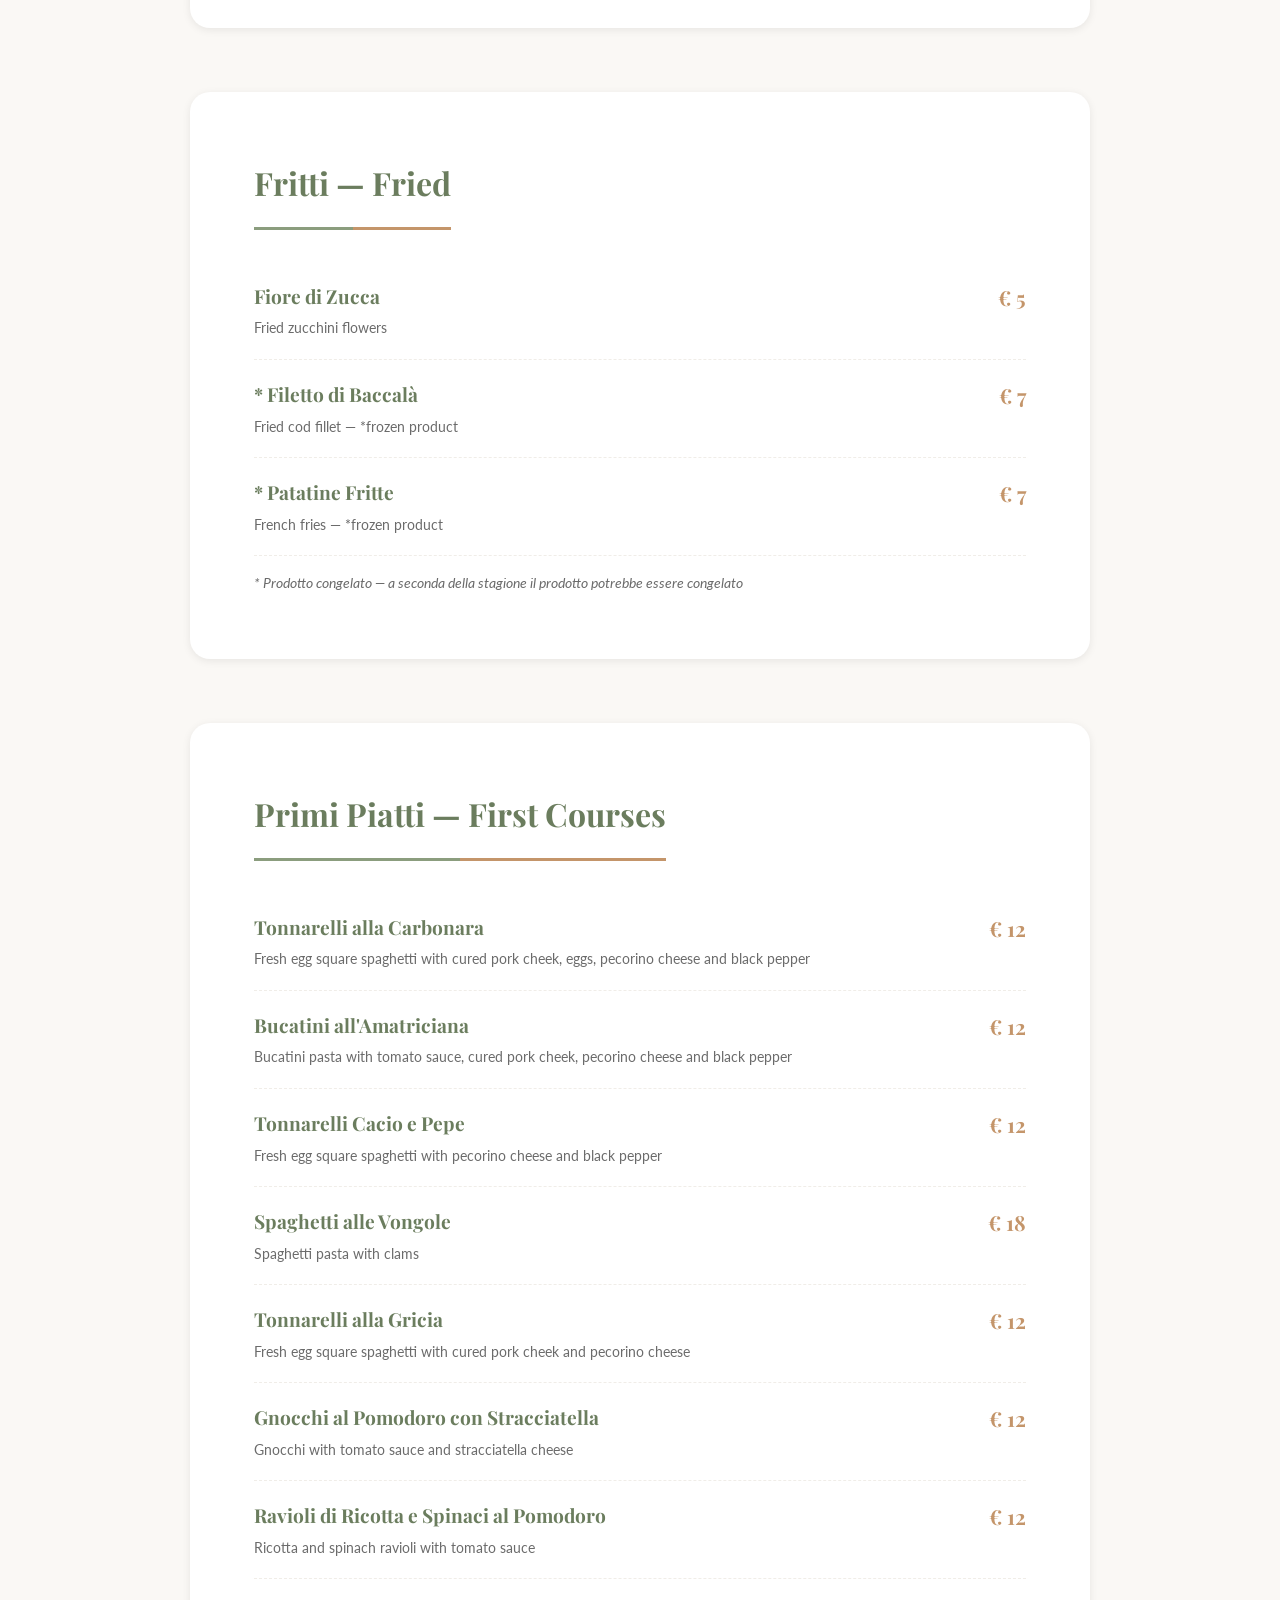
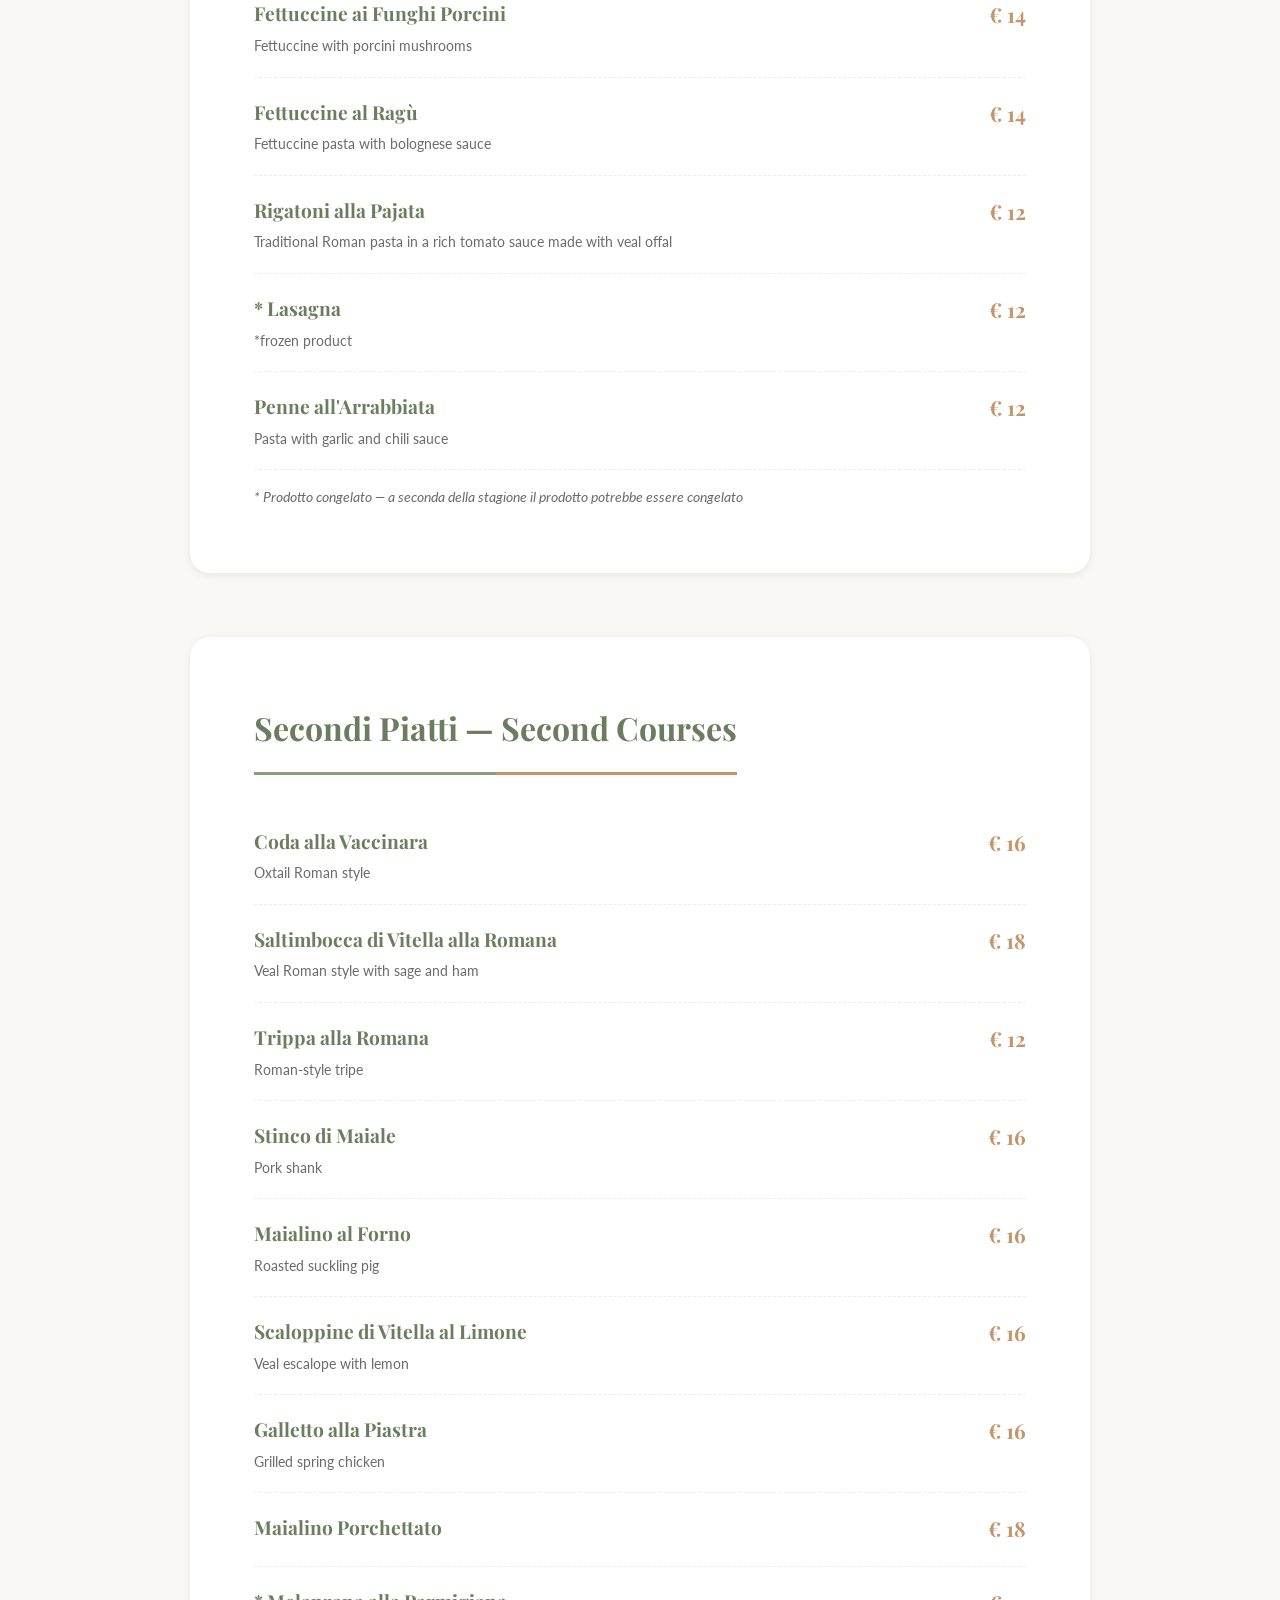
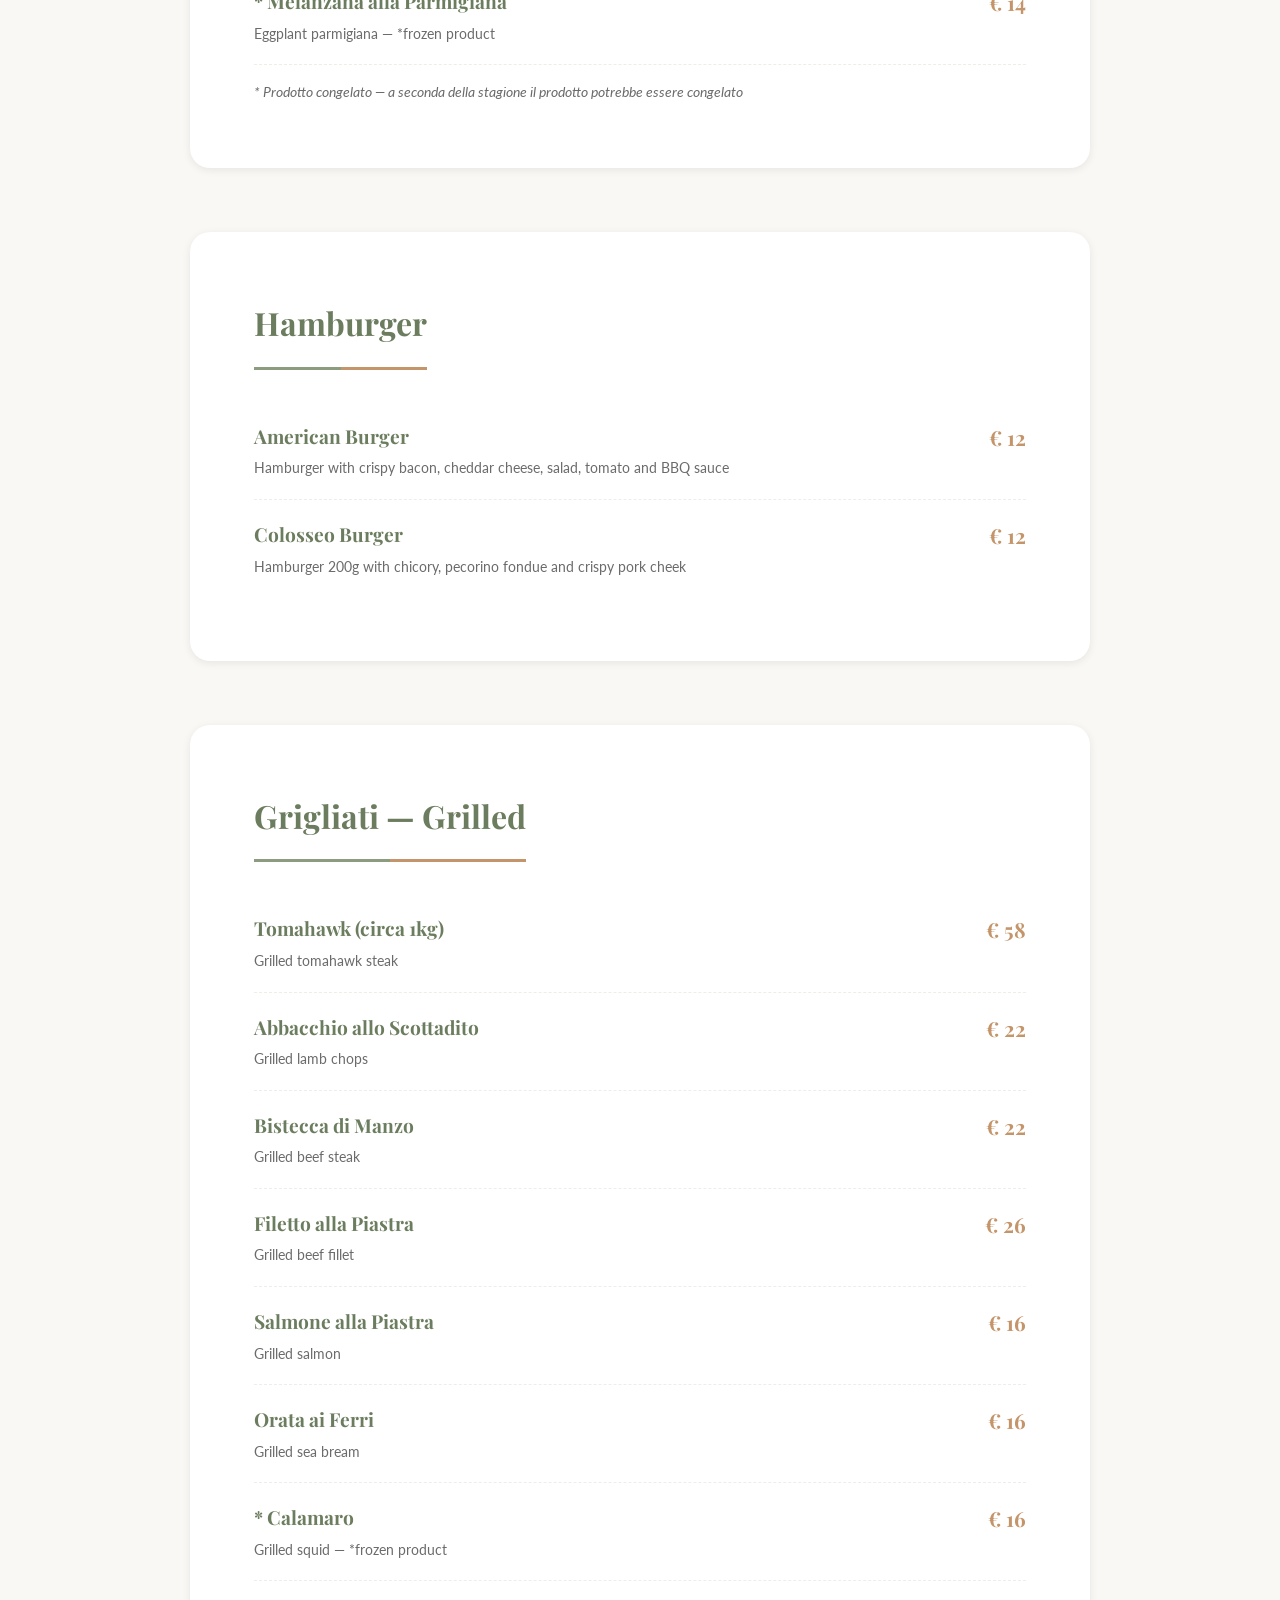
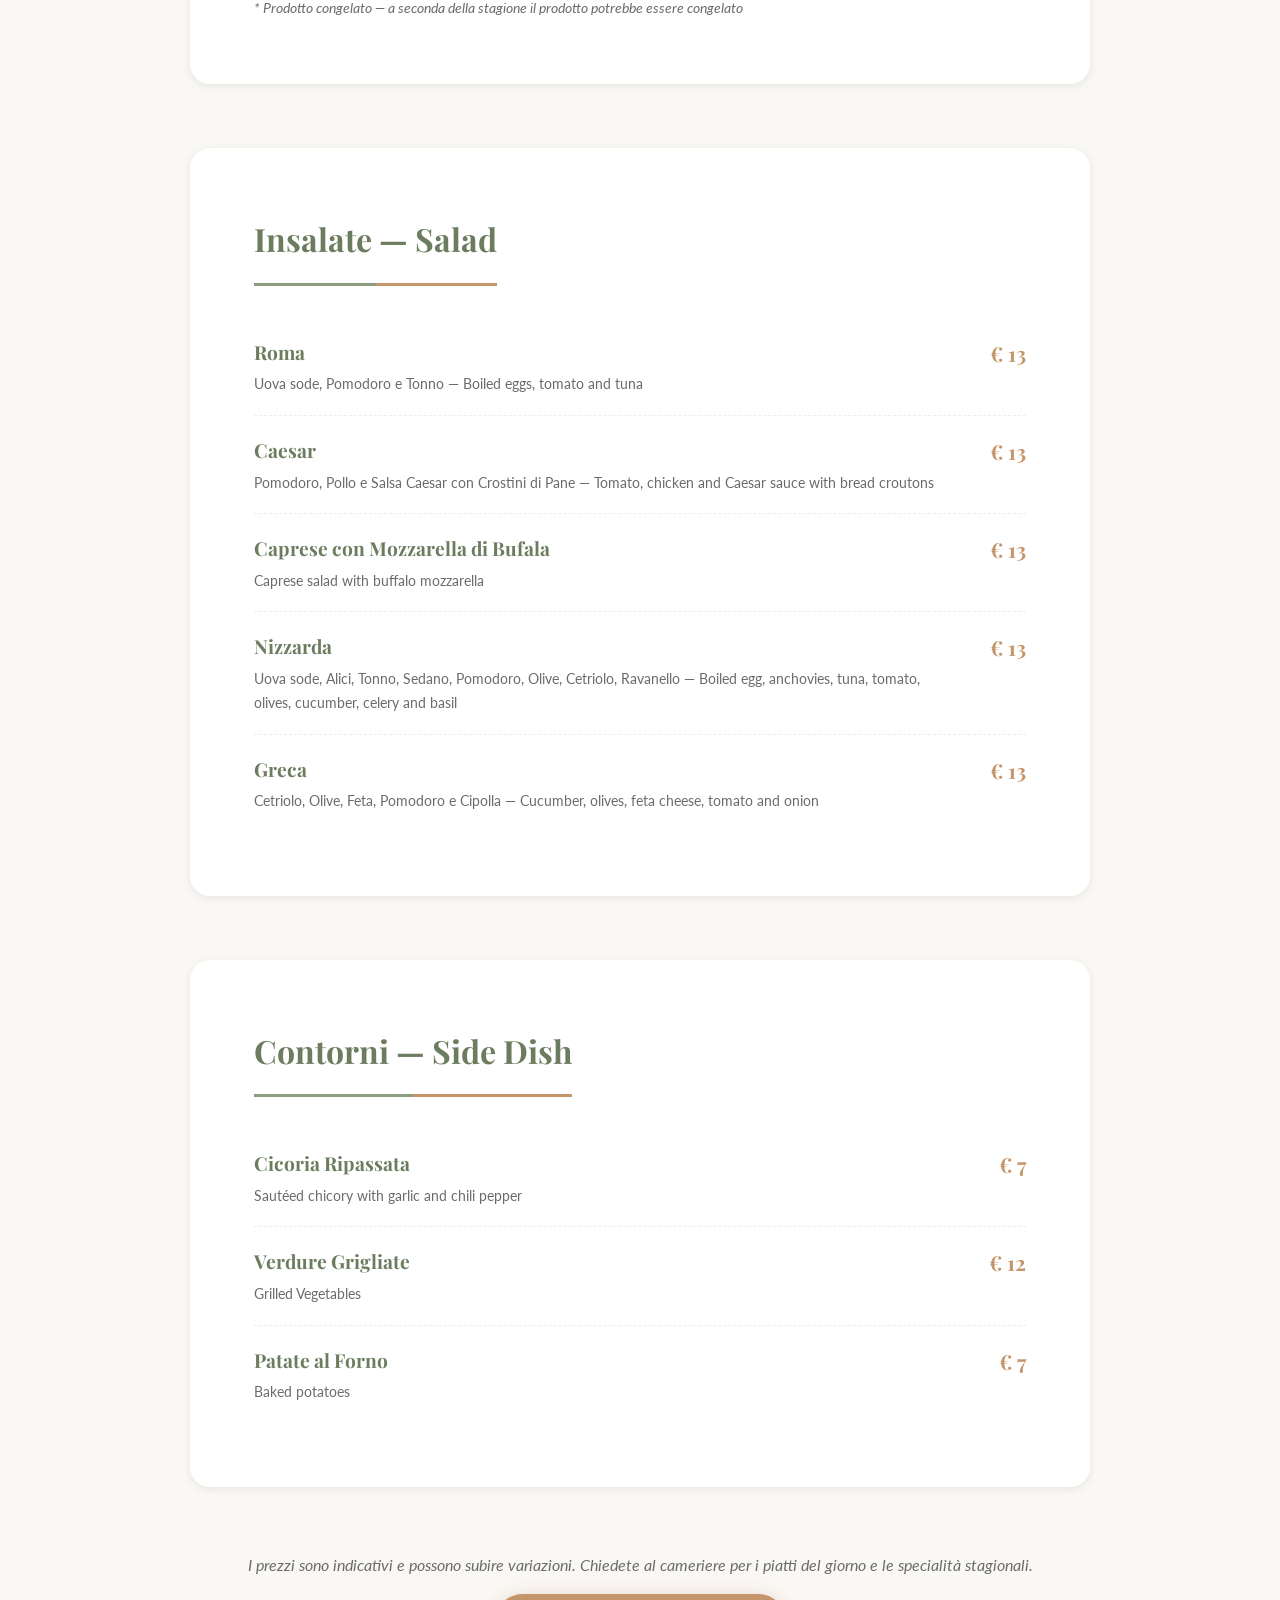
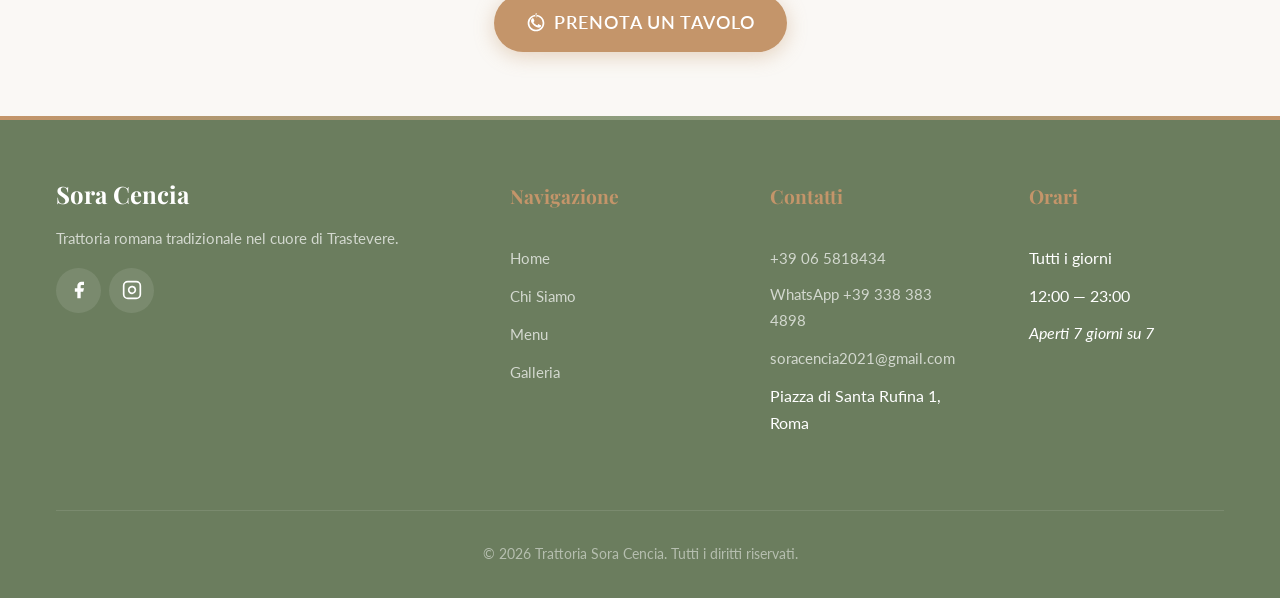
<file: menu.html>
<!DOCTYPE html>
<html lang="it">
<head>
    <meta charset="UTF-8">
    <meta name="viewport" content="width=device-width, initial-scale=1.0">
    <title>Menu — Trattoria Sora Cencia | Trastevere, Roma</title>
    <meta name="description" content="Menu completo della Trattoria Sora Cencia a Trastevere. Antipasti, primi, secondi, contorni, insalate, hamburger, grigliati, dolci e vini. Prezzi aggiornati.">

    <link rel="preconnect" href="https://fonts.googleapis.com">
    <link rel="preconnect" href="https://fonts.gstatic.com" crossorigin>
    <link href="https://fonts.googleapis.com/css2?family=Playfair+Display:ital,wght@0,400;0,500;0,600;0,700;1,400;1,500&family=Lato:wght@300;400;700&display=swap" rel="stylesheet">

    <link rel="icon" type="image/svg+xml" href="data:image/svg+xml,<svg xmlns='http://www.w3.org/2000/svg' viewBox='0 0 100 100'><circle cx='50' cy='50' r='45' fill='%232D5016'/><text x='50' y='65' text-anchor='middle' font-family='serif' font-size='40' fill='%23C4956A'>🦁</text></svg>">

    <link rel="stylesheet" href="css/style.css">
</head>
<body>

    <nav class="navbar">
        <div class="nav-container">
            <a href="index.html" class="logo">
                <img src="img/logo.jpg" alt="Logo Sora Cencia">
                <div class="logo-text">Sora Cencia<span>Trattoria Romana</span></div>
            </a>
            <ul class="nav-links">
                <li><a href="index.html">Home</a></li>
                <li><a href="chi-siamo.html">Chi Siamo</a></li>
                <li><a href="menu.html" class="active">Menu</a></li>
                <li><a href="galleria.html">Galleria</a></li>
                <li><a href="index.html#contatti">Contatti</a></li>
                <li><a href="tel:+39065818434" class="nav-cta">Prenota</a></li>
                <li class="lang-switch">
                    <a href="menu.html" class="active">IT</a>
                    <a href="en/menu.html">EN</a>
                </li>
            </ul>
            <div class="menu-toggle"><span></span><span></span><span></span></div>
        </div>
    </nav>

    <header class="page-header">
        <h1>Il Nostro Menu</h1>
        <p>I sapori autentici della cucina romana, preparati ogni giorno con passione</p>
    </header>

    <section class="menu-page">
        <div class="container">

            <!-- ANTIPASTI -->
            <div class="menu-section fade-in">
                <h2>Antipasti — Appetizer</h2>
                <div class="menu-list-item">
                    <div class="menu-list-info">
                        <h3>Antipasto alla Contadina</h3>
                        <p>Cold cuts and cheese assortment — Selezione di salumi e formaggi</p>
                    </div>
                    <span class="menu-list-price">€ 11</span>
                </div>
                <div class="menu-list-item">
                    <div class="menu-list-info">
                        <h3>½ porzione di Trippa alla Romana</h3>
                        <p>½ portion of Roman-style tripe</p>
                    </div>
                    <span class="menu-list-price">€ 7</span>
                </div>
                <div class="menu-list-item">
                    <div class="menu-list-info">
                        <h3>Bruschetta con Stracciatella e Alici del Cantabrico</h3>
                        <p>Toasted bread with stracciatella cheese and Cantabrian anchovies</p>
                    </div>
                    <span class="menu-list-price">€ 6</span>
                </div>
                <div class="menu-list-item">
                    <div class="menu-list-info">
                        <h3>Polpette al Sugo</h3>
                        <p>Meatballs in tomato sauce</p>
                    </div>
                    <span class="menu-list-price">€ 12</span>
                </div>
                <div class="menu-list-item">
                    <div class="menu-list-info">
                        <h3>Prosciutto Crudo & Melone</h3>
                        <p>Cured ham and Melon</p>
                    </div>
                    <span class="menu-list-price">€ 12</span>
                </div>
                <div class="menu-list-item">
                    <div class="menu-list-info">
                        <h3>Soutè di Cozze e Vongole</h3>
                        <p>Sautéed mussels and clams</p>
                    </div>
                    <span class="menu-list-price">€ 18</span>
                </div>
                <div class="menu-list-item">
                    <div class="menu-list-info">
                        <h3>Prosciutto Crudo & Bufala</h3>
                        <p>Cured ham and buffalo mozzarella</p>
                    </div>
                    <span class="menu-list-price">€ 12</span>
                </div>
                <div class="menu-list-item">
                    <div class="menu-list-info">
                        <h3>Crostino alla Ponticiana</h3>
                        <p>Toasted bread with mozzarella, mushrooms and ham</p>
                    </div>
                    <span class="menu-list-price">€ 7</span>
                </div>
                <div class="menu-list-item">
                    <div class="menu-list-info">
                        <h3>Bruschetta con Pomodoro e Alici Marinate</h3>
                        <p>Toasted bread with tomato and marinated anchovies</p>
                    </div>
                    <span class="menu-list-price">€ 8</span>
                </div>
                <div class="menu-list-item">
                    <div class="menu-list-info">
                        <h3>Tartare di Scottona con Rucola, Scaglie di Grana e Balsamico</h3>
                        <p>Meat tartare with rugola, padano flake and balsamic glass</p>
                    </div>
                    <span class="menu-list-price">€ 15</span>
                </div>
            </div>

            <!-- FRITTI -->
            <div class="menu-section fade-in">
                <h2>Fritti — Fried</h2>
                <div class="menu-list-item">
                    <div class="menu-list-info">
                        <h3>Fiore di Zucca</h3>
                        <p>Fried zucchini flowers</p>
                    </div>
                    <span class="menu-list-price">€ 5</span>
                </div>
                <div class="menu-list-item">
                    <div class="menu-list-info">
                        <h3>* Filetto di Baccalà</h3>
                        <p>Fried cod fillet — *frozen product</p>
                    </div>
                    <span class="menu-list-price">€ 7</span>
                </div>
                <div class="menu-list-item">
                    <div class="menu-list-info">
                        <h3>* Patatine Fritte</h3>
                        <p>French fries — *frozen product</p>
                    </div>
                    <span class="menu-list-price">€ 7</span>
                </div>
                <p style="color: var(--grigio); font-size: 0.85rem; margin-top: var(--space-sm); font-style: italic;">* Prodotto congelato — a seconda della stagione il prodotto potrebbe essere congelato</p>
            </div>

            <!-- PRIMI PIATTI -->
            <div class="menu-section fade-in">
                <h2>Primi Piatti — First Courses</h2>
                <div class="menu-list-item">
                    <div class="menu-list-info">
                        <h3>Tonnarelli alla Carbonara</h3>
                        <p>Fresh egg square spaghetti with cured pork cheek, eggs, pecorino cheese and black pepper</p>
                    </div>
                    <span class="menu-list-price">€ 12</span>
                </div>
                <div class="menu-list-item">
                    <div class="menu-list-info">
                        <h3>Bucatini all'Amatriciana</h3>
                        <p>Bucatini pasta with tomato sauce, cured pork cheek, pecorino cheese and black pepper</p>
                    </div>
                    <span class="menu-list-price">€ 12</span>
                </div>
                <div class="menu-list-item">
                    <div class="menu-list-info">
                        <h3>Tonnarelli Cacio e Pepe</h3>
                        <p>Fresh egg square spaghetti with pecorino cheese and black pepper</p>
                    </div>
                    <span class="menu-list-price">€ 12</span>
                </div>
                <div class="menu-list-item">
                    <div class="menu-list-info">
                        <h3>Spaghetti alle Vongole</h3>
                        <p>Spaghetti pasta with clams</p>
                    </div>
                    <span class="menu-list-price">€ 18</span>
                </div>
                <div class="menu-list-item">
                    <div class="menu-list-info">
                        <h3>Tonnarelli alla Gricia</h3>
                        <p>Fresh egg square spaghetti with cured pork cheek and pecorino cheese</p>
                    </div>
                    <span class="menu-list-price">€ 12</span>
                </div>
                <div class="menu-list-item">
                    <div class="menu-list-info">
                        <h3>Gnocchi al Pomodoro con Stracciatella</h3>
                        <p>Gnocchi with tomato sauce and stracciatella cheese</p>
                    </div>
                    <span class="menu-list-price">€ 12</span>
                </div>
                <div class="menu-list-item">
                    <div class="menu-list-info">
                        <h3>Ravioli di Ricotta e Spinaci al Pomodoro</h3>
                        <p>Ricotta and spinach ravioli with tomato sauce</p>
                    </div>
                    <span class="menu-list-price">€ 12</span>
                </div>
                <div class="menu-list-item">
                    <div class="menu-list-info">
                        <h3>Fettuccine ai Funghi Porcini</h3>
                        <p>Fettuccine with porcini mushrooms</p>
                    </div>
                    <span class="menu-list-price">€ 14</span>
                </div>
                <div class="menu-list-item">
                    <div class="menu-list-info">
                        <h3>Fettuccine al Ragù</h3>
                        <p>Fettuccine pasta with bolognese sauce</p>
                    </div>
                    <span class="menu-list-price">€ 14</span>
                </div>
                <div class="menu-list-item">
                    <div class="menu-list-info">
                        <h3>Rigatoni alla Pajata</h3>
                        <p>Traditional Roman pasta in a rich tomato sauce made with veal offal</p>
                    </div>
                    <span class="menu-list-price">€ 12</span>
                </div>
                <div class="menu-list-item">
                    <div class="menu-list-info">
                        <h3>* Lasagna</h3>
                        <p>*frozen product</p>
                    </div>
                    <span class="menu-list-price">€ 12</span>
                </div>
                <div class="menu-list-item">
                    <div class="menu-list-info">
                        <h3>Penne all'Arrabbiata</h3>
                        <p>Pasta with garlic and chili sauce</p>
                    </div>
                    <span class="menu-list-price">€ 12</span>
                </div>
                <p style="color: var(--grigio); font-size: 0.85rem; margin-top: var(--space-sm); font-style: italic;">* Prodotto congelato — a seconda della stagione il prodotto potrebbe essere congelato</p>
            </div>

            <!-- SECONDI PIATTI -->
            <div class="menu-section fade-in">
                <h2>Secondi Piatti — Second Courses</h2>
                <div class="menu-list-item">
                    <div class="menu-list-info">
                        <h3>Coda alla Vaccinara</h3>
                        <p>Oxtail Roman style</p>
                    </div>
                    <span class="menu-list-price">€ 16</span>
                </div>
                <div class="menu-list-item">
                    <div class="menu-list-info">
                        <h3>Saltimbocca di Vitella alla Romana</h3>
                        <p>Veal Roman style with sage and ham</p>
                    </div>
                    <span class="menu-list-price">€ 18</span>
                </div>
                <div class="menu-list-item">
                    <div class="menu-list-info">
                        <h3>Trippa alla Romana</h3>
                        <p>Roman-style tripe</p>
                    </div>
                    <span class="menu-list-price">€ 12</span>
                </div>
                <div class="menu-list-item">
                    <div class="menu-list-info">
                        <h3>Stinco di Maiale</h3>
                        <p>Pork shank</p>
                    </div>
                    <span class="menu-list-price">€ 16</span>
                </div>
                <div class="menu-list-item">
                    <div class="menu-list-info">
                        <h3>Maialino al Forno</h3>
                        <p>Roasted suckling pig</p>
                    </div>
                    <span class="menu-list-price">€ 16</span>
                </div>
                <div class="menu-list-item">
                    <div class="menu-list-info">
                        <h3>Scaloppine di Vitella al Limone</h3>
                        <p>Veal escalope with lemon</p>
                    </div>
                    <span class="menu-list-price">€ 16</span>
                </div>
                <div class="menu-list-item">
                    <div class="menu-list-info">
                        <h3>Galletto alla Piastra</h3>
                        <p>Grilled spring chicken</p>
                    </div>
                    <span class="menu-list-price">€ 16</span>
                </div>
                <div class="menu-list-item">
                    <div class="menu-list-info">
                        <h3>Maialino Porchettato</h3>
                    </div>
                    <span class="menu-list-price">€ 18</span>
                </div>
                <div class="menu-list-item">
                    <div class="menu-list-info">
                        <h3>* Melanzana alla Parmigiana</h3>
                        <p>Eggplant parmigiana — *frozen product</p>
                    </div>
                    <span class="menu-list-price">€ 14</span>
                </div>
                <p style="color: var(--grigio); font-size: 0.85rem; margin-top: var(--space-sm); font-style: italic;">* Prodotto congelato — a seconda della stagione il prodotto potrebbe essere congelato</p>
            </div>

            <!-- HAMBURGER -->
            <div class="menu-section fade-in">
                <h2>Hamburger</h2>
                <div class="menu-list-item">
                    <div class="menu-list-info">
                        <h3>American Burger</h3>
                        <p>Hamburger with crispy bacon, cheddar cheese, salad, tomato and BBQ sauce</p>
                    </div>
                    <span class="menu-list-price">€ 12</span>
                </div>
                <div class="menu-list-item">
                    <div class="menu-list-info">
                        <h3>Colosseo Burger</h3>
                        <p>Hamburger 200g with chicory, pecorino fondue and crispy pork cheek</p>
                    </div>
                    <span class="menu-list-price">€ 12</span>
                </div>
            </div>

            <!-- GRIGLIATI -->
            <div class="menu-section fade-in">
                <h2>Grigliati — Grilled</h2>
                <div class="menu-list-item">
                    <div class="menu-list-info">
                        <h3>Tomahawk (circa 1kg)</h3>
                        <p>Grilled tomahawk steak</p>
                    </div>
                    <span class="menu-list-price">€ 58</span>
                </div>
                <div class="menu-list-item">
                    <div class="menu-list-info">
                        <h3>Abbacchio allo Scottadito</h3>
                        <p>Grilled lamb chops</p>
                    </div>
                    <span class="menu-list-price">€ 22</span>
                </div>
                <div class="menu-list-item">
                    <div class="menu-list-info">
                        <h3>Bistecca di Manzo</h3>
                        <p>Grilled beef steak</p>
                    </div>
                    <span class="menu-list-price">€ 22</span>
                </div>
                <div class="menu-list-item">
                    <div class="menu-list-info">
                        <h3>Filetto alla Piastra</h3>
                        <p>Grilled beef fillet</p>
                    </div>
                    <span class="menu-list-price">€ 26</span>
                </div>
                <div class="menu-list-item">
                    <div class="menu-list-info">
                        <h3>Salmone alla Piastra</h3>
                        <p>Grilled salmon</p>
                    </div>
                    <span class="menu-list-price">€ 16</span>
                </div>
                <div class="menu-list-item">
                    <div class="menu-list-info">
                        <h3>Orata ai Ferri</h3>
                        <p>Grilled sea bream</p>
                    </div>
                    <span class="menu-list-price">€ 16</span>
                </div>
                <div class="menu-list-item">
                    <div class="menu-list-info">
                        <h3>* Calamaro</h3>
                        <p>Grilled squid — *frozen product</p>
                    </div>
                    <span class="menu-list-price">€ 16</span>
                </div>
                <p style="color: var(--grigio); font-size: 0.85rem; margin-top: var(--space-sm); font-style: italic;">* Prodotto congelato — a seconda della stagione il prodotto potrebbe essere congelato</p>
            </div>

            <!-- INSALATE -->
            <div class="menu-section fade-in">
                <h2>Insalate — Salad</h2>
                <div class="menu-list-item">
                    <div class="menu-list-info">
                        <h3>Roma</h3>
                        <p>Uova sode, Pomodoro e Tonno — Boiled eggs, tomato and tuna</p>
                    </div>
                    <span class="menu-list-price">€ 13</span>
                </div>
                <div class="menu-list-item">
                    <div class="menu-list-info">
                        <h3>Caesar</h3>
                        <p>Pomodoro, Pollo e Salsa Caesar con Crostini di Pane — Tomato, chicken and Caesar sauce with bread croutons</p>
                    </div>
                    <span class="menu-list-price">€ 13</span>
                </div>
                <div class="menu-list-item">
                    <div class="menu-list-info">
                        <h3>Caprese con Mozzarella di Bufala</h3>
                        <p>Caprese salad with buffalo mozzarella</p>
                    </div>
                    <span class="menu-list-price">€ 13</span>
                </div>
                <div class="menu-list-item">
                    <div class="menu-list-info">
                        <h3>Nizzarda</h3>
                        <p>Uova sode, Alici, Tonno, Sedano, Pomodoro, Olive, Cetriolo, Ravanello — Boiled egg, anchovies, tuna, tomato, olives, cucumber, celery and basil</p>
                    </div>
                    <span class="menu-list-price">€ 13</span>
                </div>
                <div class="menu-list-item">
                    <div class="menu-list-info">
                        <h3>Greca</h3>
                        <p>Cetriolo, Olive, Feta, Pomodoro e Cipolla — Cucumber, olives, feta cheese, tomato and onion</p>
                    </div>
                    <span class="menu-list-price">€ 13</span>
                </div>
            </div>

            <!-- CONTORNI -->
            <div class="menu-section fade-in">
                <h2>Contorni — Side Dish</h2>
                <div class="menu-list-item">
                    <div class="menu-list-info">
                        <h3>Cicoria Ripassata</h3>
                        <p>Sautéed chicory with garlic and chili pepper</p>
                    </div>
                    <span class="menu-list-price">€ 7</span>
                </div>
                <div class="menu-list-item">
                    <div class="menu-list-info">
                        <h3>Verdure Grigliate</h3>
                        <p>Grilled Vegetables</p>
                    </div>
                    <span class="menu-list-price">€ 12</span>
                </div>
                <div class="menu-list-item">
                    <div class="menu-list-info">
                        <h3>Patate al Forno</h3>
                        <p>Baked potatoes</p>
                    </div>
                    <span class="menu-list-price">€ 7</span>
                </div>
            </div>

            <div style="text-align: center; margin-top: var(--space-lg);">
                <p style="color: var(--grigio); font-style: italic; margin-bottom: var(--space-sm);">I prezzi sono indicativi e possono subire variazioni. Chiedete al cameriere per i piatti del giorno e le specialità stagionali.</p>
                <a href="https://wa.me/393383834898" class="btn btn-primary" style="font-size: 1.1rem;" target="_blank">
                    <svg width="20" height="20" viewBox="0 0 24 24" fill="currentColor"><path d="M17.472 14.382c-.297-.149-1.758-.867-2.03-.967-.273-.099-.471-.148-.67.15-.197.297-.767.966-.94 1.164-.173.199-.347.223-.644.075-.297-.15-1.255-.463-2.39-1.475-.883-.788-1.48-1.761-1.653-2.059-.173-.297-.018-.458.13-.606.134-.133.298-.347.446-.52.149-.174.198-.298.298-.497.099-.198.05-.371-.025-.52-.075-.149-.669-1.612-.916-2.207-.242-.579-.487-.5-.669-.51-.173-.008-.371-.01-.57-.01-.198 0-.52.074-.792.372-.272.297-1.04 1.016-1.04 2.479 0 1.462 1.065 2.875 1.213 3.074.149.198 2.096 3.2 5.077 4.487.709.306 1.262.489 1.694.625.712.227 1.36.195 1.871.118.571-.085 1.758-.719 2.006-1.413.248-.694.248-1.289.173-1.413-.074-.124-.272-.198-.57-.347m-5.421-7.702L12.853.478a.64.64 0 0 0-.636-.478h-.004a.64.64 0 0 0-.636.478l-.436 2.544a.64.64 0 0 0 .636.749h.872a.64.64 0 0 0 .636-.749zM12 22C6.477 22 2 17.523 2 12S6.477 2 12 2s10 4.477 10 10-4.477 10-10 10zm0-2a8 8 0 1 0 0-16 8 8 0 0 0 0 16z"/></svg>
                    Prenota un tavolo
                </a>
            </div>
        </div>
    </section>

    <footer class="footer">
        <div class="container">
            <div class="footer-grid">
                <div class="footer-brand">
                    <div class="logo-text">Sora Cencia</div>
                    <p>Trattoria romana tradizionale nel cuore di Trastevere.</p>
                    <div class="footer-social">
                        <a href="https://www.facebook.com/Nuova-trattoria-Sora-Cencia-" target="_blank" aria-label="Facebook"><svg viewBox="0 0 24 24"><path d="M18 2h-3a5 5 0 0 0-5 5v3H7v4h3v8h4v-8h3l1-4h-4V7a1 1 0 0 1 1-1h3z"/></svg></a>
                        <a href="https://www.instagram.com/sora_cencia/" target="_blank" aria-label="Instagram"><svg viewBox="0 0 24 24"><rect x="2" y="2" width="20" height="20" rx="5" ry="5" fill="none" stroke="currentColor" stroke-width="2"/><path d="M16 11.37A4 4 0 1 1 12.63 8 4 4 0 0 1 16 11.37z" fill="none" stroke="currentColor" stroke-width="2"/><line x1="17.5" y1="6.5" x2="17.51" y2="6.5" stroke="currentColor" stroke-width="2"/></svg></a>
                    </div>
                </div>
                <div>
                    <h4>Navigazione</h4>
                    <ul class="footer-links">
                        <li><a href="index.html">Home</a></li>
                        <li><a href="chi-siamo.html">Chi Siamo</a></li>
                        <li><a href="menu.html">Menu</a></li>
                        <li><a href="galleria.html">Galleria</a></li>
                    </ul>
                </div>
                <div>
                    <h4>Contatti</h4>
                    <ul class="footer-links">
                        <li><a href="tel:+39065818434">+39 06 5818434</a></li>
                        <li><a href="https://wa.me/393383834898">WhatsApp +39 338 383 4898</a></li>
                        <li><a href="mailto:soracencia2021@gmail.com">soracencia2021@gmail.com</a></li>
                        <li>Piazza di Santa Rufina 1, Roma</li>
                    </ul>
                </div>
                <div>
                    <h4>Orari</h4>
                    <ul class="footer-links">
                        <li>Tutti i giorni</li>
                        <li>12:00 — 23:00</li>
                        <li style="margin-top: 10px;"><em>Aperti 7 giorni su 7</em></li>
                    </ul>
                </div>
            </div>
            <div class="footer-bottom">
                <p>© <span class="current-year">2026</span> Trattoria Sora Cencia. Tutti i diritti riservati.</p>
            </div>
        </div>
    </footer>

    <a href="https://wa.me/393383834898" class="whatsapp-float" target="_blank" aria-label="Prenota su WhatsApp">
        <svg viewBox="0 0 24 24"><path d="M17.472 14.382c-.297-.149-1.758-.867-2.03-.967-.273-.099-.471-.148-.67.15-.197.297-.767.966-.94 1.164-.173.199-.347.223-.644.075-.297-.15-1.255-.463-2.39-1.475-.883-.788-1.48-1.761-1.653-2.059-.173-.297-.018-.458.13-.606.134-.133.298-.347.446-.52.149-.174.198-.298.298-.497.099-.198.05-.371-.025-.52-.075-.149-.669-1.612-.916-2.207-.242-.579-.487-.5-.669-.51-.173-.008-.371-.01-.57-.01-.198 0-.52.074-.792.372-.272.297-1.04 1.016-1.04 2.479 0 1.462 1.065 2.875 1.213 3.074.149.198 2.096 3.2 5.077 4.487.709.306 1.262.489 1.694.625.712.227 1.36.195 1.871.118.571-.085 1.758-.719 2.006-1.413.248-.694.248-1.289.173-1.413-.074-.124-.272-.198-.57-.347m-5.421-7.702L12.853.478a.64.64 0 0 0-.636-.478h-.004a.64.64 0 0 0-.636.478l-.436 2.544a.64.64 0 0 0 .636.749h.872a.64.64 0 0 0 .636-.749zM12 22C6.477 22 2 17.523 2 12S6.477 2 12 2s10 4.477 10 10-4.477 10-10 10zm0-2a8 8 0 1 0 0-16 8 8 0 0 0 0 16z"/></svg>
    </a>

    <script src="js/main.js"></script>
</body>
</html>
</file>
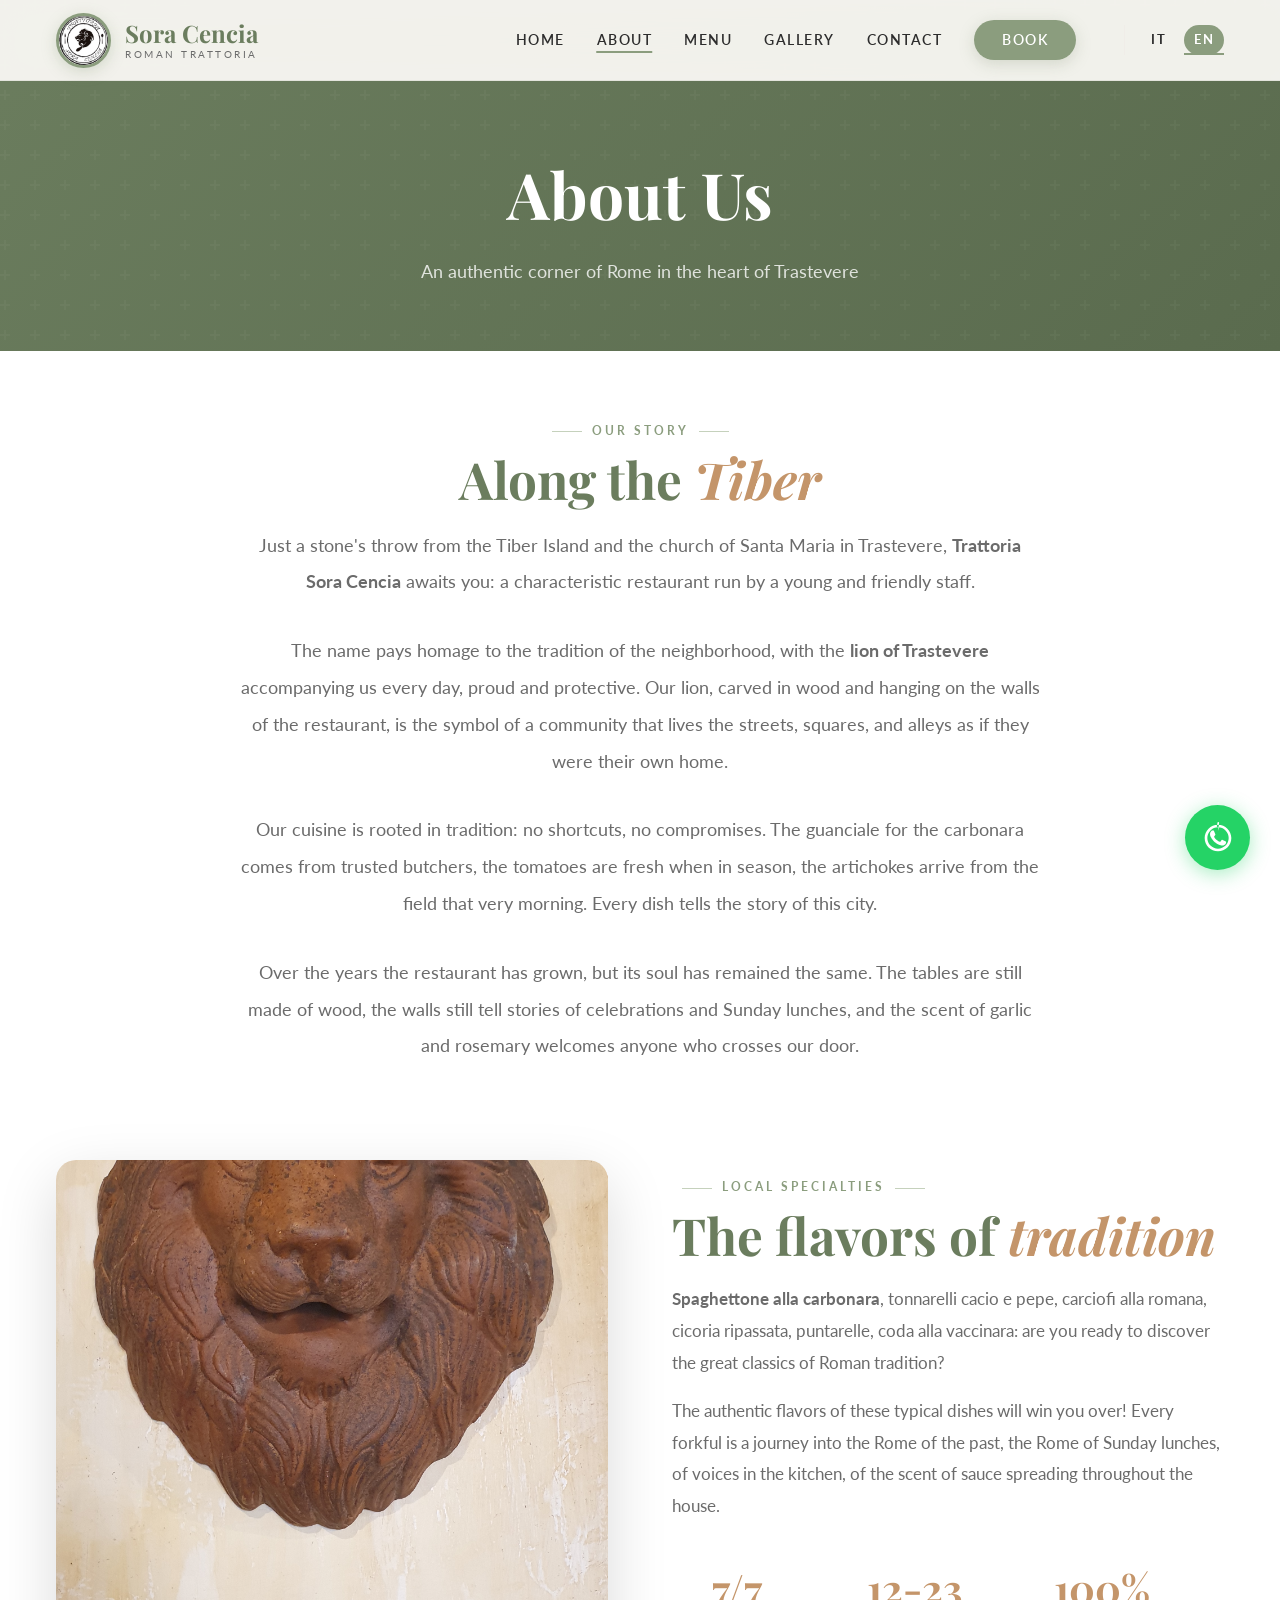
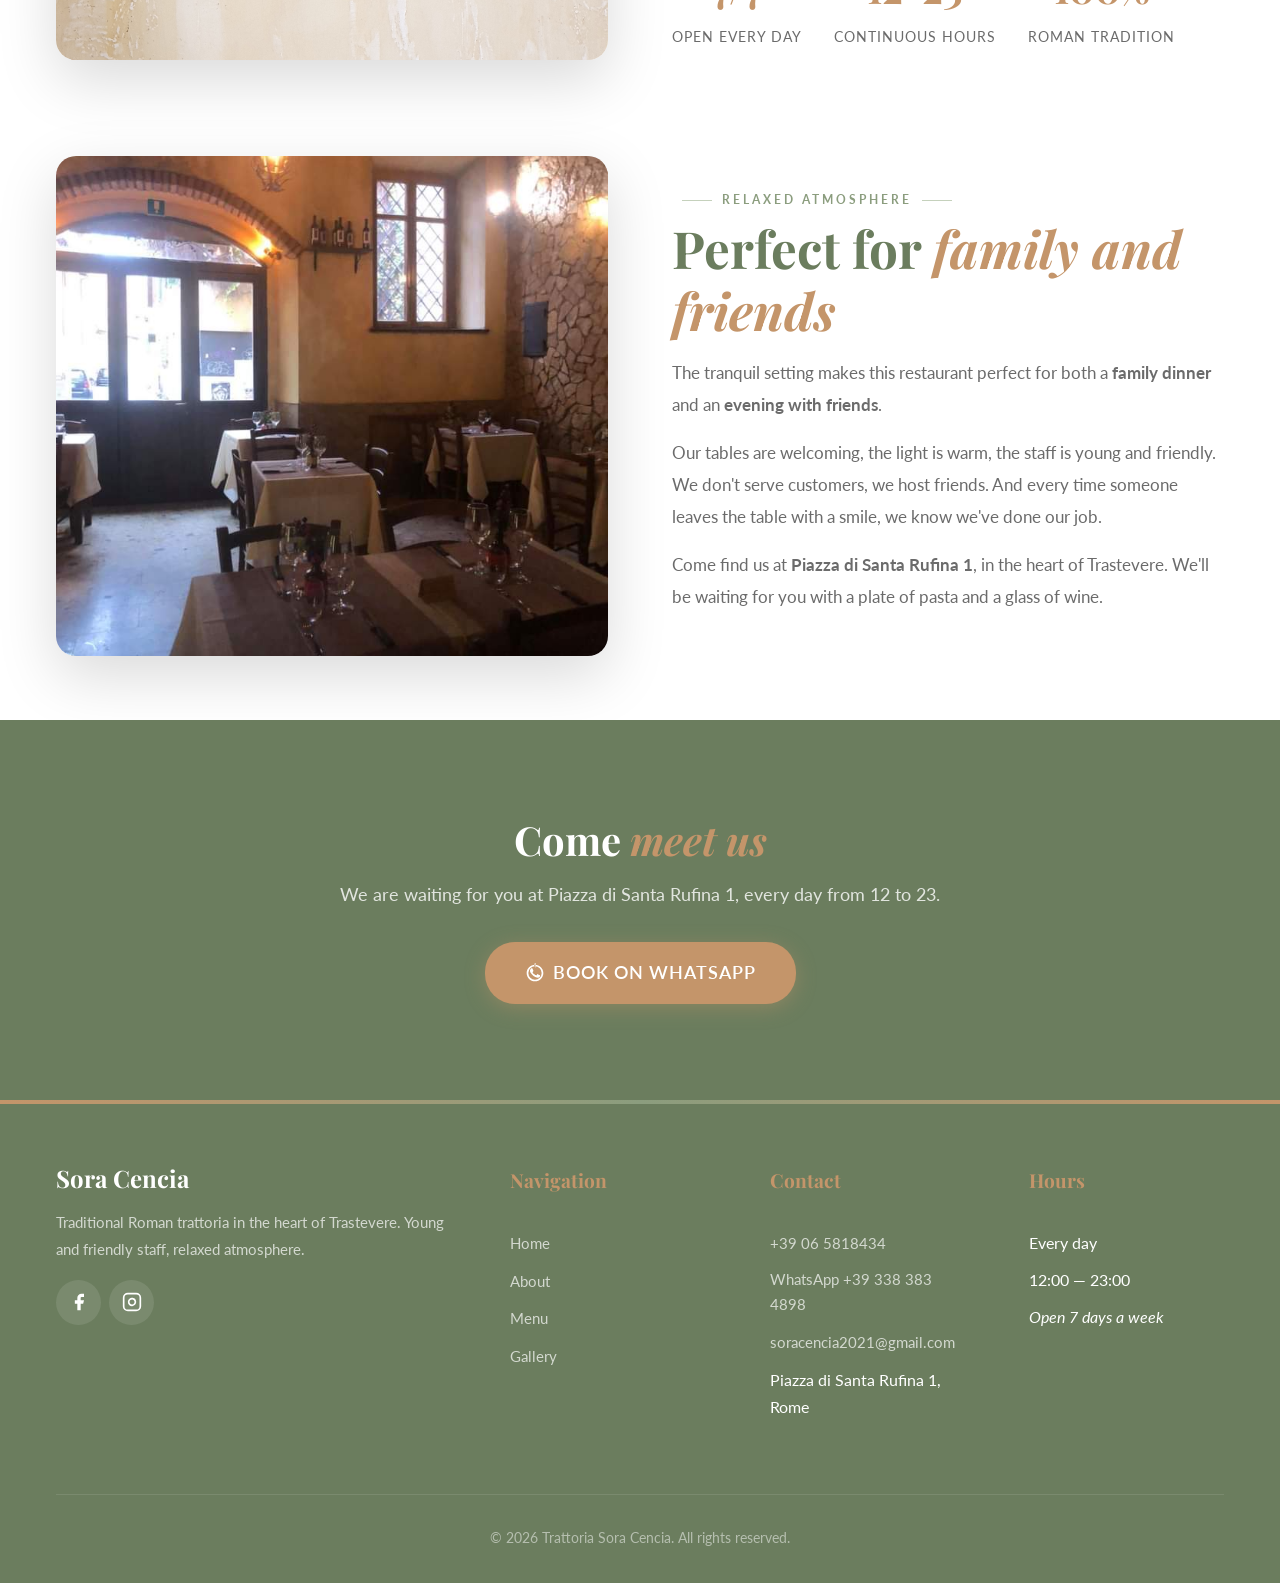
<file: en/about.html>
<!DOCTYPE html>
<html lang="en">
<head>
    <meta charset="UTF-8">
    <meta name="viewport" content="width=device-width, initial-scale=1.0">
    <title>About Us — Trattoria Sora Cencia | Trastevere, Rome</title>
    <meta name="description" content="The story of Trattoria Sora Cencia in Trastevere. Young and friendly staff, traditional Roman cuisine, relaxed atmosphere.">
    <link rel="preconnect" href="https://fonts.googleapis.com">
    <link rel="preconnect" href="https://fonts.gstatic.com" crossorigin>
    <link href="https://fonts.googleapis.com/css2?family=Playfair+Display:ital,wght@0,400;0,500;0,600;0,700;1,400;1,500&family=Lato:wght@300;400;700&display=swap" rel="stylesheet">
    <link rel="icon" href="../img/logo.jpg" type="image/jpeg">
    <link rel="stylesheet" href="../css/style.css">
<base target="_blank">
</head>
<body>
    <nav class="navbar">
        <div class="nav-container">
            <a href="index.html" class="logo">
                <img src="../img/logo.jpg" alt="Sora Cencia Logo">
                <div class="logo-text">Sora Cencia<span>Roman Trattoria</span></div>
            </a>
            <ul class="nav-links">
                <li><a href="index.html">Home</a></li>
                <li><a href="about.html" class="active">About</a></li>
                <li><a href="menu.html">Menu</a></li>
                <li><a href="gallery.html">Gallery</a></li>
                <li><a href="index.html#contatti">Contact</a></li>
                <li><a href="tel:+39065818434" class="nav-cta">Book</a></li>
                <li class="lang-switch">
                    <a href="../chi-siamo.html">IT</a>
                    <a href="about.html" class="active">EN</a>
                </li>
            </ul>
            <div class="menu-toggle"><span></span><span></span><span></span></div>
        </div>
    </nav>

    <header class="page-header">
        <h1>About Us</h1>
        <p>An authentic corner of Rome in the heart of Trastevere</p>
    </header>

    <section class="about-page">
        <div class="container">
            <div class="about-story reveal">
                <span class="section-label">Our Story</span>
                <h2 class="section-title">Along the <em>Tiber</em></h2>
                <p>Just a stone's throw from the Tiber Island and the church of Santa Maria in Trastevere, <strong>Trattoria Sora Cencia</strong> awaits you: a characteristic restaurant run by a young and friendly staff.</p>
                <p>The name pays homage to the tradition of the neighborhood, with the <strong>lion of Trastevere</strong> accompanying us every day, proud and protective. Our lion, carved in wood and hanging on the walls of the restaurant, is the symbol of a community that lives the streets, squares, and alleys as if they were their own home.</p>
                <p>Our cuisine is rooted in tradition: no shortcuts, no compromises. The guanciale for the carbonara comes from trusted butchers, the tomatoes are fresh when in season, the artichokes arrive from the field that very morning. Every dish tells the story of this city.</p>
                <p>Over the years the restaurant has grown, but its soul has remained the same. The tables are still made of wood, the walls still tell stories of celebrations and Sunday lunches, and the scent of garlic and rosemary welcomes anyone who crosses our door.</p>
            </div>

            <div class="about-grid" style="margin-top: var(--space-xl);">
                <div class="about-image reveal-left">
                    <img src="../img/20210426_114104.jpg" alt="The Lion of Trastevere — symbol of the trattoria">
                </div>
                <div class="about-text reveal-right">
                    <span class="section-label">Local Specialties</span>
                    <h2 class="section-title">The flavors of <em>tradition</em></h2>
                    <p><strong>Spaghettone alla carbonara</strong>, tonnarelli cacio e pepe, carciofi alla romana, cicoria ripassata, puntarelle, coda alla vaccinara: are you ready to discover the great classics of Roman tradition?</p>
                    <p>The authentic flavors of these typical dishes will win you over! Every forkful is a journey into the Rome of the past, the Rome of Sunday lunches, of voices in the kitchen, of the scent of sauce spreading throughout the house.</p>
                    <div class="about-features">
                        <div class="about-feature"><span class="number">7/7</span><span class="label">Open every day</span></div>
                        <div class="about-feature"><span class="number">12-23</span><span class="label">Continuous hours</span></div>
                        <div class="about-feature"><span class="number">100%</span><span class="label">Roman tradition</span></div>
                    </div>
                </div>
            </div>

            <div class="about-grid" style="margin-top: var(--space-xl); direction: rtl;">
                <div class="about-text reveal-left" style="direction: ltr;">
                    <span class="section-label">Relaxed Atmosphere</span>
                    <h2 class="section-title">Perfect for <em>family and friends</em></h2>
                    <p>The tranquil setting makes this restaurant perfect for both a <strong>family dinner</strong> and an <strong>evening with friends</strong>.</p>
                    <p>Our tables are welcoming, the light is warm, the staff is young and friendly. We don't serve customers, we host friends. And every time someone leaves the table with a smile, we know we've done our job.</p>
                    <p>Come find us at <strong>Piazza di Santa Rufina 1</strong>, in the heart of Trastevere. We'll be waiting for you with a plate of pasta and a glass of wine.</p>
                </div>
                <div class="about-image reveal-right" style="direction: ltr;">
                    <img src="../img/FB_IMG_1621026989241.jpg" alt="Inside the trattoria — cozy atmosphere">
                </div>
            </div>
        </div>
    </section>

    <section class="section" style="background: var(--salvia-dark); color: var(--bianco); text-align: center;">
        <div class="container">
            <h2 class="section-title" style="color: var(--bianco); font-size: 2.5rem;">Come <em style="color: var(--terra);">meet us</em></h2>
            <p style="opacity: 0.8; margin-bottom: var(--space-md); font-size: 1.1rem;">We are waiting for you at Piazza di Santa Rufina 1, every day from 12 to 23.</p>
            <a href="https://wa.me/393383834898" class="btn btn-primary" style="font-size: 1.1rem; padding: 16px 40px;" target="_blank">
                <svg width="20" height="20" viewBox="0 0 24 24" fill="currentColor"><path d="M17.472 14.382c-.297-.149-1.758-.867-2.03-.967-.273-.099-.471-.148-.67.15-.197.297-.767.966-.94 1.164-.173.199-.347.223-.644.075-.297-.15-1.255-.463-2.39-1.475-.883-.788-1.48-1.761-1.653-2.059-.173-.297-.018-.458.13-.606.134-.133.298-.347.446-.52.149-.174.198-.298.298-.497.099-.198.05-.371-.025-.52-.075-.149-.669-1.612-.916-2.207-.242-.579-.487-.5-.669-.51-.173-.008-.371-.01-.57-.01-.198 0-.52.074-.792.372-.272.297-1.04 1.016-1.04 2.479 0 1.462 1.065 2.875 1.213 3.074.149.198 2.096 3.2 5.077 4.487.709.306 1.262.489 1.694.625.712.227 1.36.195 1.871.118.571-.085 1.758-.719 2.006-1.413.248-.694.248-1.289.173-1.413-.074-.124-.272-.198-.57-.347m-5.421-7.702L12.853.478a.64.64 0 0 0-.636-.478h-.004a.64.64 0 0 0-.636.478l-.436 2.544a.64.64 0 0 0 .636.749h.872a.64.64 0 0 0 .636-.749zM12 22C6.477 22 2 17.523 2 12S6.477 2 12 2s10 4.477 10 10-4.477 10-10 10zm0-2a8 8 0 1 0 0-16 8 8 0 0 0 0 16z"/></svg>
                Book on WhatsApp
            </a>
        </div>
    </section>

    <footer class="footer">
        <div class="container">
            <div class="footer-grid">
                <div class="footer-brand">
                    <div class="logo-text">Sora Cencia</div>
                    <p>Traditional Roman trattoria in the heart of Trastevere. Young and friendly staff, relaxed atmosphere.</p>
                    <div class="footer-social">
                        <a href="https://www.facebook.com/Nuova-trattoria-Sora-Cencia-" target="_blank" aria-label="Facebook"><svg viewBox="0 0 24 24"><path d="M18 2h-3a5 5 0 0 0-5 5v3H7v4h3v8h4v-8h3l1-4h-4V7a1 1 0 0 1 1-1h3z"/></svg></a>
                        <a href="https://www.instagram.com/sora_cencia/" target="_blank" aria-label="Instagram"><svg viewBox="0 0 24 24"><rect x="2" y="2" width="20" height="20" rx="5" ry="5" fill="none" stroke="currentColor" stroke-width="2"/><path d="M16 11.37A4 4 0 1 1 12.63 8 4 4 0 0 1 16 11.37z" fill="none" stroke="currentColor" stroke-width="2"/><line x1="17.5" y1="6.5" x2="17.51" y2="6.5" stroke="currentColor" stroke-width="2"/></svg></a>
                    </div>
                </div>
                <div><h4>Navigation</h4><ul class="footer-links"><li><a href="index.html">Home</a></li><li><a href="about.html">About</a></li><li><a href="menu.html">Menu</a></li><li><a href="gallery.html">Gallery</a></li></ul></div>
                <div><h4>Contact</h4><ul class="footer-links"><li><a href="tel:+39065818434">+39 06 5818434</a></li><li><a href="https://wa.me/393383834898">WhatsApp +39 338 383 4898</a></li><li><a href="mailto:soracencia2021@gmail.com">soracencia2021@gmail.com</a></li><li>Piazza di Santa Rufina 1, Rome</li></ul></div>
                <div><h4>Hours</h4><ul class="footer-links"><li>Every day</li><li>12:00 — 23:00</li><li style="margin-top: 10px;"><em>Open 7 days a week</em></li></ul></div>
            </div>
            <div class="footer-bottom"><p>© <span class="current-year">2026</span> Trattoria Sora Cencia. All rights reserved.</p></div>
        </div>
    </footer>

    <a href="https://wa.me/393383834898" class="whatsapp-float" target="_blank" aria-label="Book on WhatsApp">
        <svg viewBox="0 0 24 24"><path d="M17.472 14.382c-.297-.149-1.758-.867-2.03-.967-.273-.099-.471-.148-.67.15-.197.297-.767.966-.94 1.164-.173.199-.347.223-.644.075-.297-.15-1.255-.463-2.39-1.475-.883-.788-1.48-1.761-1.653-2.059-.173-.297-.018-.458.13-.606.134-.133.298-.347.446-.52.149-.174.198-.298.298-.497.099-.198.05-.371-.025-.52-.075-.149-.669-1.612-.916-2.207-.242-.579-.487-.5-.669-.51-.173-.008-.371-.01-.57-.01-.198 0-.52.074-.792.372-.272.297-1.04 1.016-1.04 2.479 0 1.462 1.065 2.875 1.213 3.074.149.198 2.096 3.2 5.077 4.487.709.306 1.262.489 1.694.625.712.227 1.36.195 1.871.118.571-.085 1.758-.719 2.006-1.413.248-.694.248-1.289.173-1.413-.074-.124-.272-.198-.57-.347m-5.421-7.702L12.853.478a.64.64 0 0 0-.636-.478h-.004a.64.64 0 0 0-.636.478l-.436 2.544a.64.64 0 0 0 .636.749h.872a.64.64 0 0 0 .636-.749zM12 22C6.477 22 2 17.523 2 12S6.477 2 12 2s10 4.477 10 10-4.477 10-10 10zm0-2a8 8 0 1 0 0-16 8 8 0 0 0 0 16z"/></svg>
    </a>

    <script src="../js/main.js"></script>
</body>
</html>
</file>
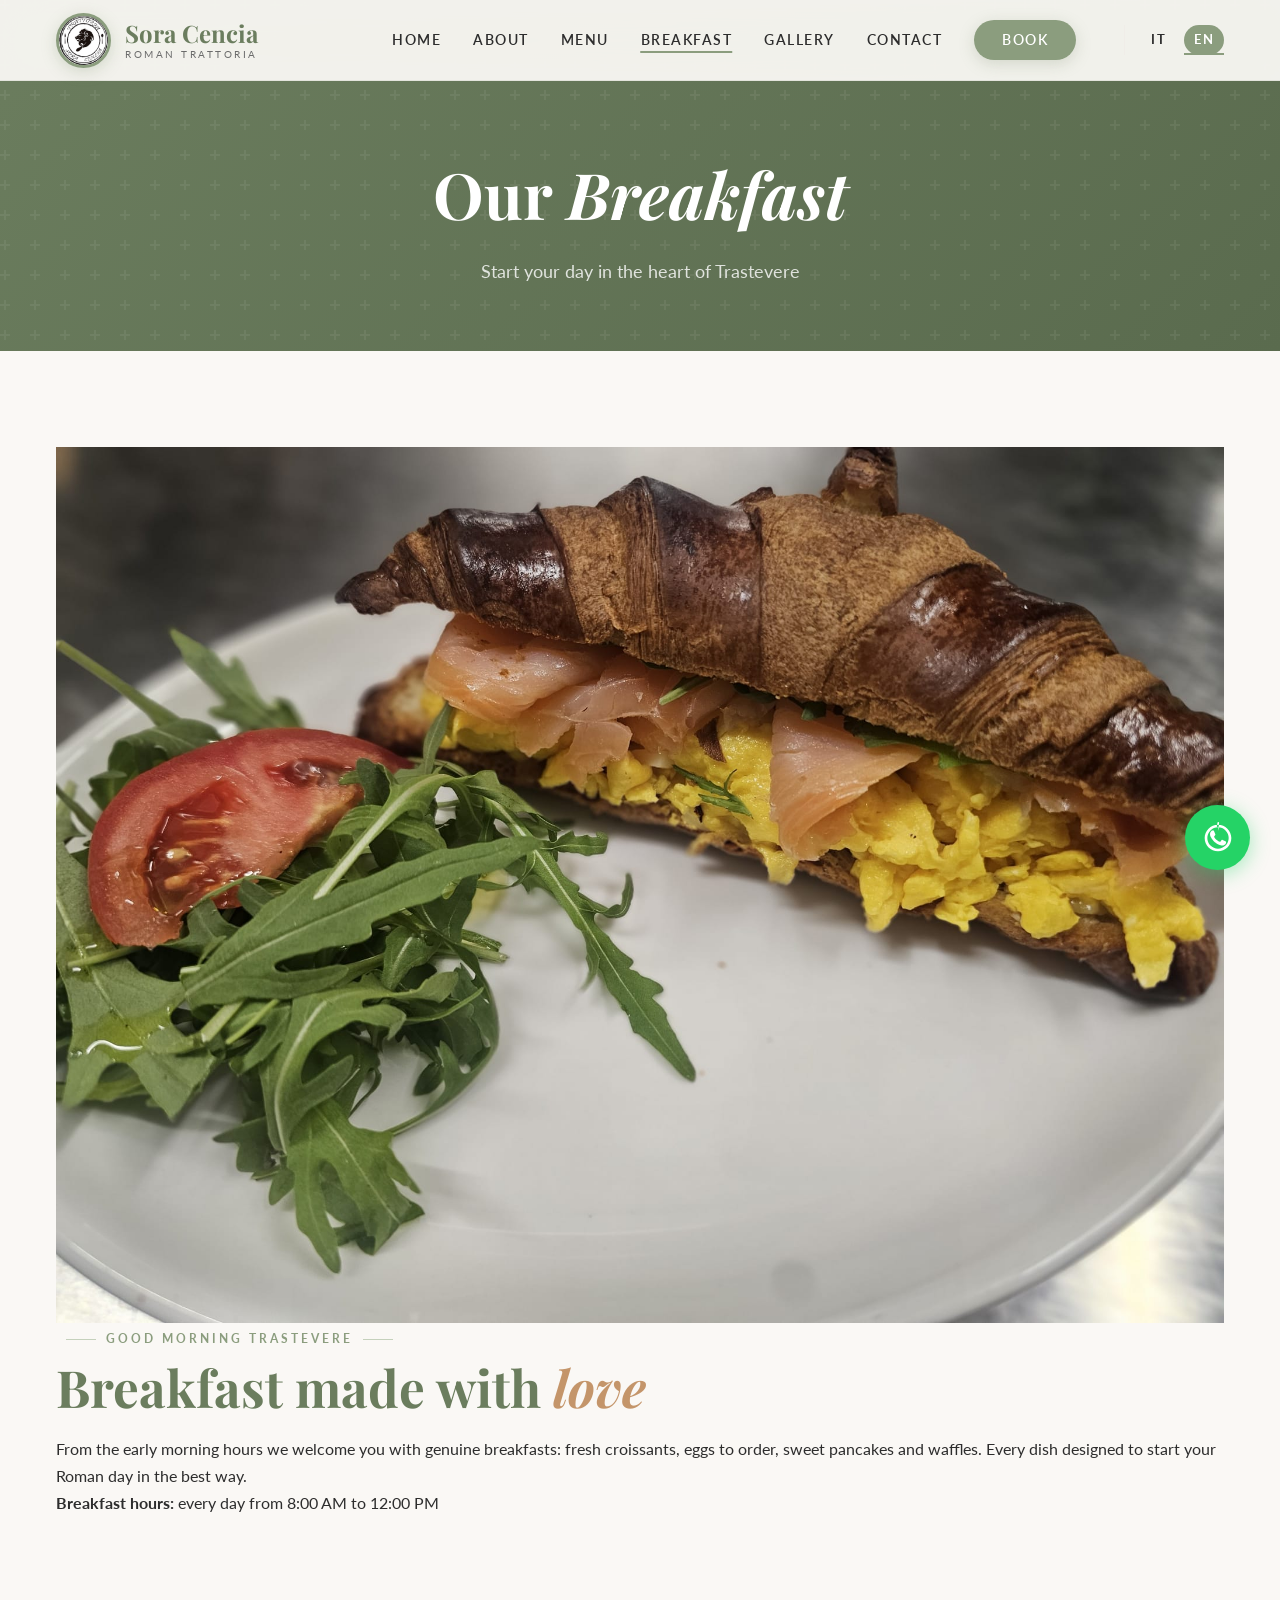
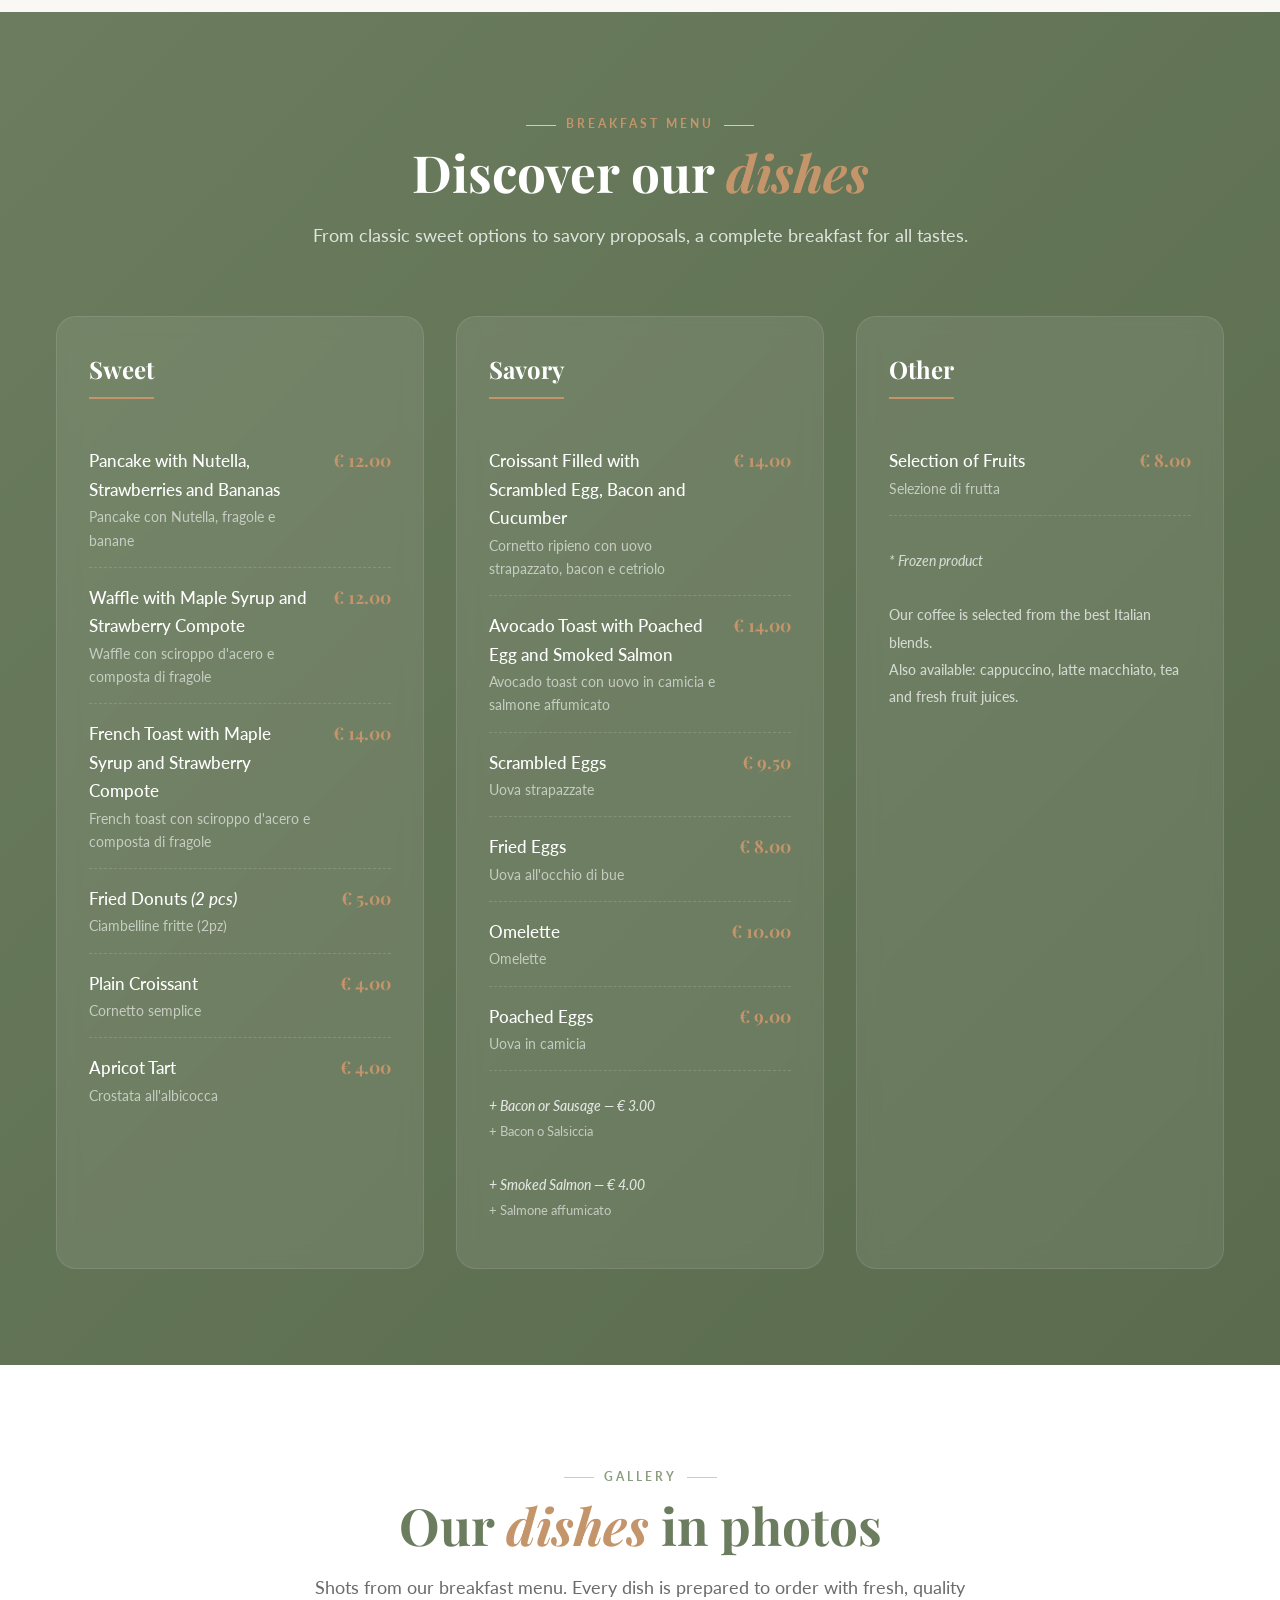
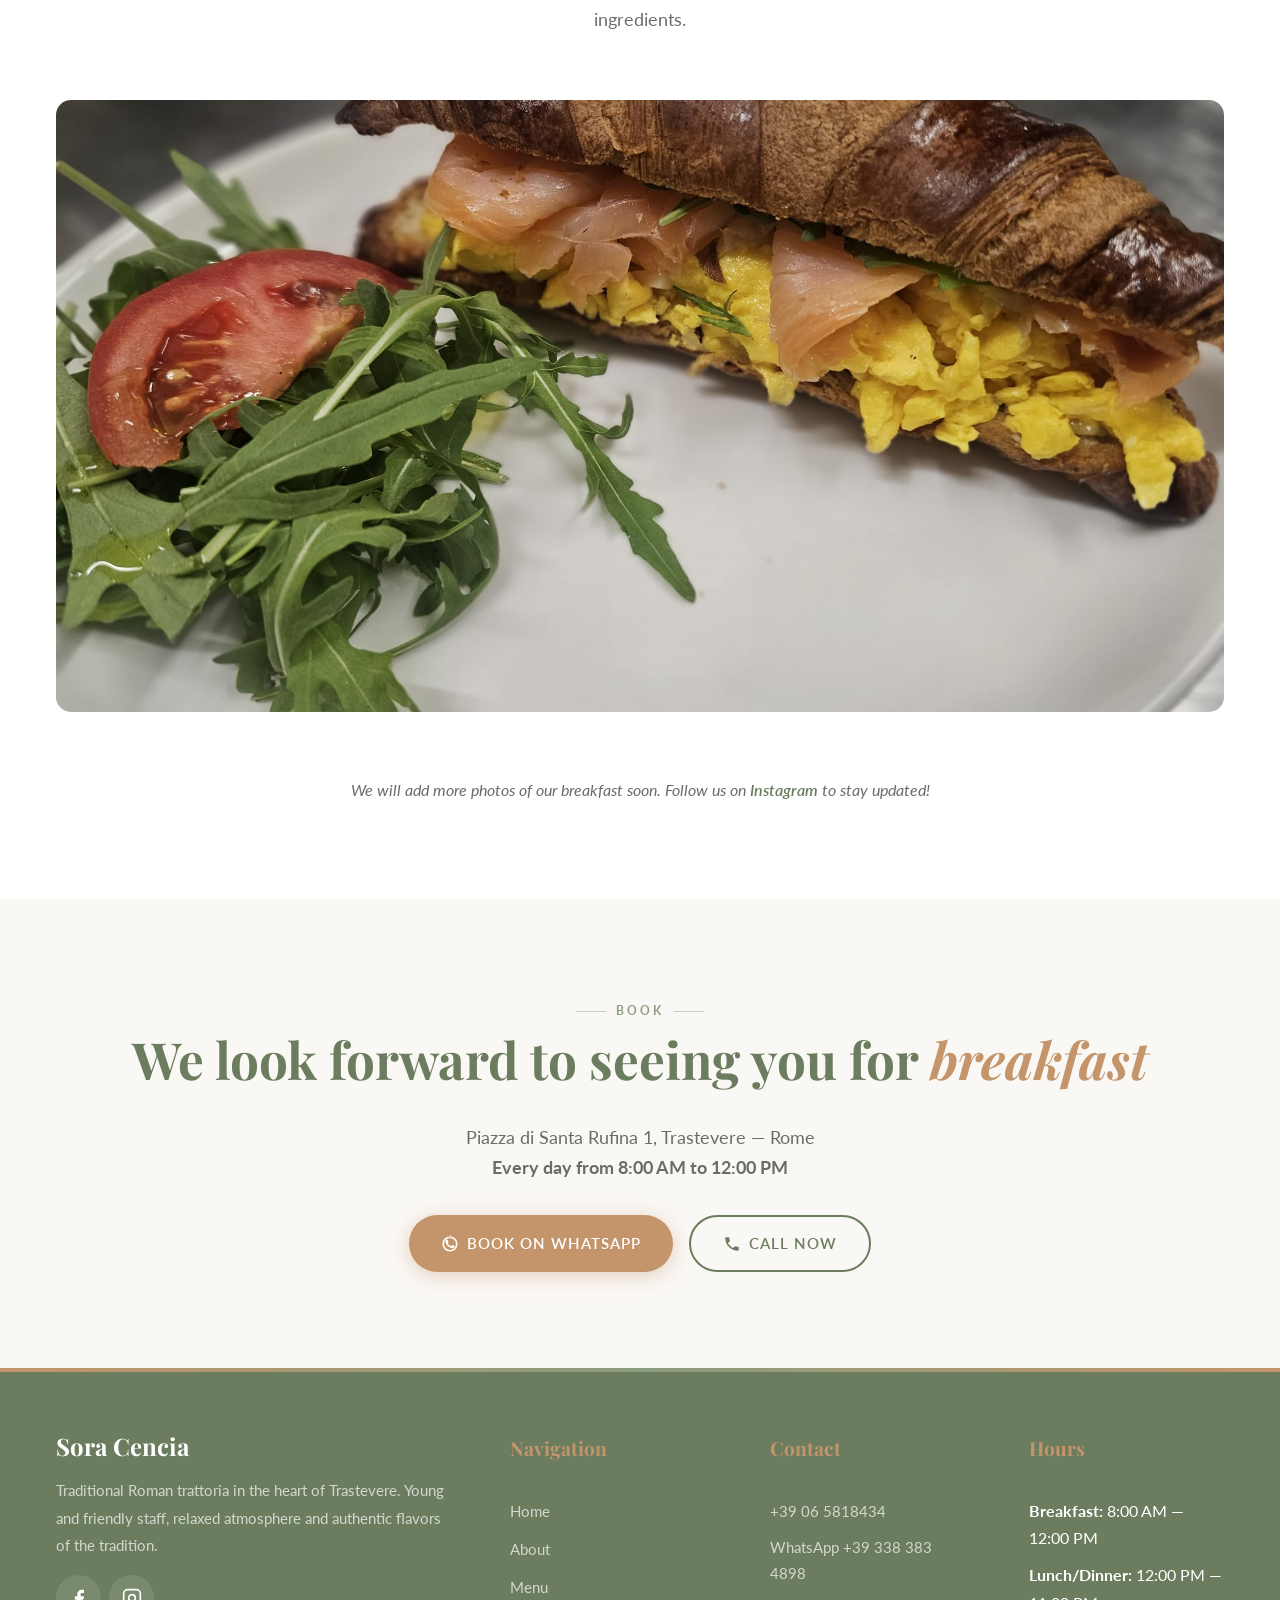
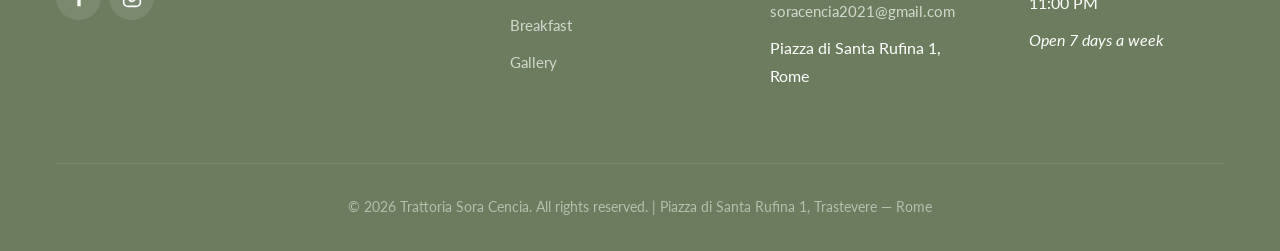
<file: en/breakfast.html>
<!DOCTYPE html>
<html lang="en">
<head>
    <meta charset="UTF-8">
    <meta name="viewport" content="width=device-width, initial-scale=1.0">
    <title>Breakfast — Trattoria Sora Cencia | Trastevere, Rome</title>
    <meta name="description" content="Breakfast in Trastevere, Rome. Croissants, pancakes, waffles, avocado toast, french toast and eggs. Trattoria Sora Cencia, Piazza di Santa Rufina 1.">
    <meta name="keywords" content="breakfast trastevere, breakfast rome, croissant, pancake, waffle, brunch rome, sora cencia">

    <meta property="og:title" content="Breakfast — Trattoria Sora Cencia">
    <meta property="og:description" content="Start your day in the heart of Trastevere with our breakfast.">
    <meta property="og:type" content="restaurant">
    <meta property="og:url" content="https://www.trattoriasoracencia.it/en/breakfast.html">

    <link rel="preconnect" href="https://fonts.googleapis.com">
    <link rel="preconnect" href="https://fonts.gstatic.com" crossorigin>
    <link href="https://fonts.googleapis.com/css2?family=Playfair+Display:ital,wght@0,400;0,500;0,600;0,700;1,400;1,500&family=Lato:wght@300;400;700&display=swap" rel="stylesheet">

    <link rel="icon" href="../img/logo.jpg" type="image/jpeg">
    <link rel="stylesheet" href="../css/style.css">
<base target="_blank">
<base target="_blank">
</head>
<body>

    <!-- NAVBAR -->
    <nav class="navbar">
        <div class="nav-container">
            <a href="index.html" class="logo">
                <img src="../img/logo.jpg" alt="Sora Cencia Logo - Lion of Trastevere">
                <div class="logo-text">
                    Sora Cencia
                    <span>Roman Trattoria</span>
                </div>
            </a>

            <ul class="nav-links">
                <li><a href="index.html">Home</a></li>
                <li><a href="about.html">About</a></li>
                <li><a href="menu.html">Menu</a></li>
                <li><a href="breakfast.html" class="active">Breakfast</a></li>
                <li><a href="gallery.html">Gallery</a></li>
                <li><a href="index.html#contatti">Contact</a></li>
                <li><a href="tel:+39065818434" class="nav-cta">Book</a></li>
                <li class="lang-switch">
                    <a href="../colazioni.html">IT</a>
                    <a href="breakfast.html" class="active">EN</a>
                </li>
            </ul>

            <div class="menu-toggle">
                <span></span>
                <span></span>
                <span></span>
            </div>
        </div>
    </nav>

    <!-- PAGE HEADER -->
    <section class="page-header">
        <div class="hero-pattern"></div>
        <h1>Our <em>Breakfast</em></h1>
        <p>Start your day in the heart of Trastevere</p>
    </section>

    <!-- BREAKFAST HERO IMAGE -->
    <section class="section breakfast-hero">
        <div class="container">
            <div class="breakfast-grid">
                <div class="breakfast-image reveal-left">
                    <img src="../img/IMG-20250619-WA0003.jpg" alt="Croissant filled with scrambled egg, salmon and arugula - Sora Cencia Breakfast">
                </div>
                <div class="breakfast-text reveal-right">
                    <span class="section-label">Good Morning Trastevere</span>
                    <h2 class="section-title">Breakfast made with <em>love</em></h2>
                    <p>From the early morning hours we welcome you with genuine breakfasts: fresh croissants, eggs to order, sweet pancakes and waffles. Every dish designed to start your Roman day in the best way.</p>
                    <p class="breakfast-hours"><strong>Breakfast hours:</strong> every day from 8:00 AM to 12:00 PM</p>
                </div>
            </div>
        </div>
    </section>

    <!-- BREAKFAST MENU -->
    <section class="section menu-preview" id="breakfast-menu" style="background: linear-gradient(135deg, var(--salvia-dark) 0%, #5A6B4E 100%);">
        <div class="container">
            <div class="section-header reveal">
                <span class="section-label" style="color: var(--terra);">Breakfast Menu</span>
                <h2 class="section-title">Discover our <em>dishes</em></h2>
                <p class="section-desc" style="color: rgba(255,255,255,0.8);">From classic sweet options to savory proposals, a complete breakfast for all tastes.</p>
            </div>

            <div class="menu-categories">
                <!-- SWEET -->
                <div class="menu-category reveal reveal-delay-1">
                    <h3>Sweet</h3>
                    <div class="menu-item">
                        <div>
                            <span class="menu-item-name">Pancake with Nutella, Strawberries and Bananas</span>
                            <span class="menu-item-desc">Pancake con Nutella, fragole e banane</span>
                        </div>
                        <span class="menu-item-price">€ 12.00</span>
                    </div>
                    <div class="menu-item">
                        <div>
                            <span class="menu-item-name">Waffle with Maple Syrup and Strawberry Compote</span>
                            <span class="menu-item-desc">Waffle con sciroppo d'acero e composta di fragole</span>
                        </div>
                        <span class="menu-item-price">€ 12.00</span>
                    </div>
                    <div class="menu-item">
                        <div>
                            <span class="menu-item-name">French Toast with Maple Syrup and Strawberry Compote</span>
                            <span class="menu-item-desc">French toast con sciroppo d'acero e composta di fragole</span>
                        </div>
                        <span class="menu-item-price">€ 14.00</span>
                    </div>
                    <div class="menu-item">
                        <div>
                            <span class="menu-item-name">Fried Donuts <em>(2 pcs)</em></span>
                            <span class="menu-item-desc">Ciambelline fritte (2pz)</span>
                        </div>
                        <span class="menu-item-price">€ 5.00</span>
                    </div>
                    <div class="menu-item">
                        <div>
                            <span class="menu-item-name">Plain Croissant</span>
                            <span class="menu-item-desc">Cornetto semplice</span>
                        </div>
                        <span class="menu-item-price">€ 4.00</span>
                    </div>
                    <div class="menu-item">
                        <div>
                            <span class="menu-item-name">Apricot Tart</span>
                            <span class="menu-item-desc">Crostata all'albicocca</span>
                        </div>
                        <span class="menu-item-price">€ 4.00</span>
                    </div>
                </div>

                <!-- SAVORY -->
                <div class="menu-category reveal reveal-delay-2">
                    <h3>Savory</h3>
                   <div class="menu-item">
                        <div>
                            <span class="menu-item-name">Croissant Filled with Scrambled Egg, Bacon and Cucumber</span>
                            <span class="menu-item-desc">Cornetto ripieno con uovo strapazzato, bacon e cetriolo</span>
                        </div>
                        <span class="menu-item-price">€ 14.00</span>
                    </div>
                    <div class="menu-item">
                        <div>
                            <span class="menu-item-name">Avocado Toast with Poached Egg and Smoked Salmon</span>
                            <span class="menu-item-desc">Avocado toast con uovo in camicia e salmone affumicato</span>
                        </div>
                        <span class="menu-item-price">€ 14.00</span>
                    </div>
                    <div class="menu-item">
                        <div>
                            <span class="menu-item-name">Scrambled Eggs</span>
                            <span class="menu-item-desc">Uova strapazzate</span>
                        </div>
                        <span class="menu-item-price">€ 9.50</span>
                    </div>
                    <div class="menu-item">
                        <div>
                            <span class="menu-item-name">Fried Eggs</span>
                            <span class="menu-item-desc">Uova all'occhio di bue</span>
                        </div>
                        <span class="menu-item-price">€ 8.00</span>
                    </div>
                    <div class="menu-item">
                        <div>
                            <span class="menu-item-name">Omelette</span>
                            <span class="menu-item-desc">Omelette</span>
                        </div>
                        <span class="menu-item-price">€ 10.00</span>
                    </div>
                    <div class="menu-item">
                        <div>
                            <span class="menu-item-name">Poached Eggs</span>
                            <span class="menu-item-desc">Uova in camicia</span>
                        </div>
                        <span class="menu-item-price">€ 9.00</span>
                    </div>
                    <div class="menu-item" style="border-bottom: none; padding-top: 20px;">
                        <div>
                            <span class="menu-item-name" style="font-size: 0.9rem; opacity: 0.8;"><em>+ Bacon or Sausage — € 3.00</em></span>
                            <span class="menu-item-desc" style="font-size: 0.8rem;">+ Bacon o Salsiccia</span>
                        </div>
                    </div>
                    <div class="menu-item" style="border-bottom: none;">
                        <div>
                            <span class="menu-item-name" style="font-size: 0.9rem; opacity: 0.8;"><em>+ Smoked Salmon — € 4.00</em></span>
                            <span class="menu-item-desc" style="font-size: 0.8rem;">+ Salmone affumicato</span>
                        </div>
                    </div>
                </div>

                <!-- OTHER -->
                <div class="menu-category reveal reveal-delay-3">
                    <h3>Other</h3>
                    <div class="menu-item">
                        <div>
                            <span class="menu-item-name">Selection of Fruits</span>
                            <span class="menu-item-desc">Selezione di frutta</span>
                        </div>
                        <span class="menu-item-price">€ 8.00</span>
                    </div>
                    <div class="menu-item" style="border-bottom: none; padding-top: 30px;">
                        <div>
                            <span class="menu-item-name" style="font-size: 0.85rem; opacity: 0.7; line-height: 1.6;">
                                <em>* Frozen product</em><br><br>
                                Our coffee is selected from the best Italian blends.<br>
                                Also available: cappuccino, latte macchiato, tea and fresh fruit juices.
                            </span>
                        </div>
                    </div>
                </div>
            </div>
        </div>
    </section>

    <!-- GALLERY BREAKFAST -->
    <section class="section gallery" style="background: var(--bianco);">
        <div class="container">
            <div class="section-header reveal">
                <span class="section-label">Gallery</span>
                <h2 class="section-title">Our <em>dishes</em> in photos</h2>
                <p class="section-desc">Shots from our breakfast menu. Every dish is prepared to order with fresh, quality ingredients.</p>
            </div>

            <div class="gallery-grid" style="grid-template-columns: repeat(2, 1fr); grid-template-rows: repeat(2, 300px);">
                <div class="gallery-item large reveal-spin" style="grid-column: span 2; grid-row: span 2;">
                    <img src="../img/IMG-20250619-WA0003.jpg" alt="Croissant filled with scrambled egg, smoked salmon and arugula - Sora Cencia Breakfast Specialty">
                    <div class="gallery-item-overlay">
                        <h4>Croissant Filled</h4>
                        <p>Scrambled egg, smoked salmon and fresh arugula</p>
                    </div>
                </div>
            </div>

            <div style="text-align: center; margin-top: var(--space-lg); color: var(--grigio); font-style: italic;">
                <p>We will add more photos of our breakfast soon. Follow us on <a href="https://www.instagram.com/sora_cencia/" target="_blank" style="color: var(--salvia-dark); font-weight: 600;">Instagram</a> to stay updated!</p>
            </div>
        </div>
    </section>

    <!-- CTA -->
    <section class="section" style="background: var(--crema); text-align: center;">
        <div class="container reveal">
            <span class="section-label">Book</span>
            <h2 class="section-title" style="margin-bottom: var(--space-md);">We look forward to seeing you for <em>breakfast</em></h2>
            <p style="color: var(--grigio); margin-bottom: var(--space-md); font-size: 1.1rem;">
                Piazza di Santa Rufina 1, Trastevere — Rome<br>
                <strong>Every day from 8:00 AM to 12:00 PM</strong>
            </p>
            <div style="display: flex; gap: var(--space-sm); justify-content: center; flex-wrap: wrap;">
                <a href="https://wa.me/393383834898" class="btn btn-primary" target="_blank">
                    <svg width="18" height="18" viewBox="0 0 24 24" fill="currentColor"><path d="M17.472 14.382c-.297-.149-1.758-.867-2.03-.967-.273-.099-.471-.148-.67.15-.197.297-.767.966-.94 1.164-.173.199-.347.223-.644.075-.297-.15-1.255-.463-2.39-1.475-.883-.788-1.48-1.761-1.653-2.059-.173-.297-.018-.458.13-.606.134-.133.298-.347.446-.52.149-.174.198-.298.298-.497.099-.198.05-.371-.025-.52-.075-.149-.669-1.612-.916-2.207-.242-.579-.487-.5-.669-.51-.173-.008-.371-.01-.57-.01-.198 0-.52.074-.792.372-.272.297-1.04 1.016-1.04 2.479 0 1.462 1.065 2.875 1.213 3.074.149.198 2.096 3.2 5.077 4.487.709.306 1.262.489 1.694.625.712.227 1.36.195 1.871.118.571-.085 1.758-.719 2.006-1.413.248-.694.248-1.289.173-1.413-.074-.124-.272-.198-.57-.347m-5.421-7.702L12.853.478a.64.64 0 0 0-.636-.478h-.004a.64.64 0 0 0-.636.478l-.436 2.544a.64.64 0 0 0 .636.749h.872a.64.64 0 0 0 .636-.749zM12 22C6.477 22 2 17.523 2 12S6.477 2 12 2s10 4.477 10 10-4.477 10-10 10zm0-2a8 8 0 1 0 0-16 8 8 0 0 0 0 16z"/></svg>
                    Book on WhatsApp
                </a>
                <a href="tel:+39065818434" class="btn btn-outline" style="color: var(--salvia-dark); border-color: var(--salvia-dark);">
                    <svg width="18" height="18" viewBox="0 0 24 24" fill="currentColor"><path d="M6.62 10.79c1.44 2.83 3.76 5.14 6.59 6.59l2.2-2.2c.27-.27.67-.36 1.02-.24 1.12.37 2.33.57 3.57.57.55 0 1 .45 1 1V20c0 .55-.45 1-1 1-9.39 0-17-7.61-17-17 0-.55.45-1 1-1h3.5c.55 0 1 .45 1 1 0 1.25.2 2.45.57 3.57.11.35.03.74-.25 1.02l-2.2 2.2z"/></svg>
                    Call now
                </a>
            </div>
        </div>
    </section>

    <!-- FOOTER -->
    <footer class="footer">
        <div class="container">
            <div class="footer-grid">
                <div class="footer-brand">
                    <div class="logo-text">Sora Cencia</div>
                    <p>Traditional Roman trattoria in the heart of Trastevere. Young and friendly staff, relaxed atmosphere and authentic flavors of the tradition.</p>
                    <div class="footer-social">
                        <a href="https://www.facebook.com/Nuova-trattoria-Sora-Cencia-" target="_blank" aria-label="Facebook">
                            <svg viewBox="0 0 24 24"><path d="M18 2h-3a5 5 0 0 0-5 5v3H7v4h3v8h4v-8h3l1-4h-4V7a1 1 0 0 1 1-1h3z"/></svg>
                        </a>
                        <a href="https://www.instagram.com/sora_cencia/" target="_blank" aria-label="Instagram">
                            <svg viewBox="0 0 24 24"><rect x="2" y="2" width="20" height="20" rx="5" ry="5" fill="none" stroke="currentColor" stroke-width="2"/><path d="M16 11.37A4 4 0 1 1 12.63 8 4 4 0 0 1 16 11.37z" fill="none" stroke="currentColor" stroke-width="2"/><line x1="17.5" y1="6.5" x2="17.51" y2="6.5" stroke="currentColor" stroke-width="2"/></svg>
                        </a>
                    </div>
                </div>

                <div>
                    <h4>Navigation</h4>
                    <ul class="footer-links">
                        <li><a href="index.html">Home</a></li>
                        <li><a href="about.html">About</a></li>
                        <li><a href="menu.html">Menu</a></li>
                        <li><a href="breakfast.html">Breakfast</a></li>
                        <li><a href="gallery.html">Gallery</a></li>
                    </ul>
                </div>

                <div>
                    <h4>Contact</h4>
                    <ul class="footer-links">
                        <li><a href="tel:+39065818434">+39 06 5818434</a></li>
                        <li><a href="https://wa.me/393383834898">WhatsApp +39 338 383 4898</a></li>
                        <li><a href="mailto:soracencia2021@gmail.com">soracencia2021@gmail.com</a></li>
                        <li>Piazza di Santa Rufina 1, Rome</li>
                    </ul>
                </div>

                <div>
                    <h4>Hours</h4>
                    <ul class="footer-links">
                        <li><strong>Breakfast:</strong> 8:00 AM — 12:00 PM</li>
                        <li><strong>Lunch/Dinner:</strong> 12:00 PM — 11:00 PM</li>
                        <li style="margin-top: 10px;"><em>Open 7 days a week</em></li>
                    </ul>
                </div>
            </div>

            <div class="footer-bottom">
                <p>© <span class="current-year">2026</span> Trattoria Sora Cencia. All rights reserved. | Piazza di Santa Rufina 1, Trastevere — Rome</p>
            </div>
        </div>
    </footer>

    <!-- WhatsApp Float -->
    <a href="https://wa.me/393383834898" class="whatsapp-float" target="_blank" aria-label="Book on WhatsApp">
        <svg viewBox="0 0 24 24"><path d="M17.472 14.382c-.297-.149-1.758-.867-2.03-.967-.273-.099-.471-.148-.67.15-.197.297-.767.966-.94 1.164-.173.199-.347.223-.644.075-.297-.15-1.255-.463-2.39-1.475-.883-.788-1.48-1.761-1.653-2.059-.173-.297-.018-.458.13-.606.134-.133.298-.347.446-.52.149-.174.198-.298.298-.497.099-.198.05-.371-.025-.52-.075-.149-.669-1.612-.916-2.207-.242-.579-.487-.5-.669-.51-.173-.008-.371-.01-.57-.01-.198 0-.52.074-.792.372-.272.297-1.04 1.016-1.04 2.479 0 1.462 1.065 2.875 1.213 3.074.149.198 2.096 3.2 5.077 4.487.709.306 1.262.489 1.694.625.712.227 1.36.195 1.871.118.571-.085 1.758-.719 2.006-1.413.248-.694.248-1.289.173-1.413-.074-.124-.272-.198-.57-.347m-5.421-7.702L12.853.478a.64.64 0 0 0-.636-.478h-.004a.64.64 0 0 0-.636.478l-.436 2.544a.64.64 0 0 0 .636.749h.872a.64.64 0 0 0 .636-.749zM12 22C6.477 22 2 17.523 2 12S6.477 2 12 2s10 4.477 10 10-4.477 10-10 10zm0-2a8 8 0 1 0 0-16 8 8 0 0 0 0 16z"/></svg>
    </a>

    <script src="../js/main.js"></script>
</body>
</html>
</file>
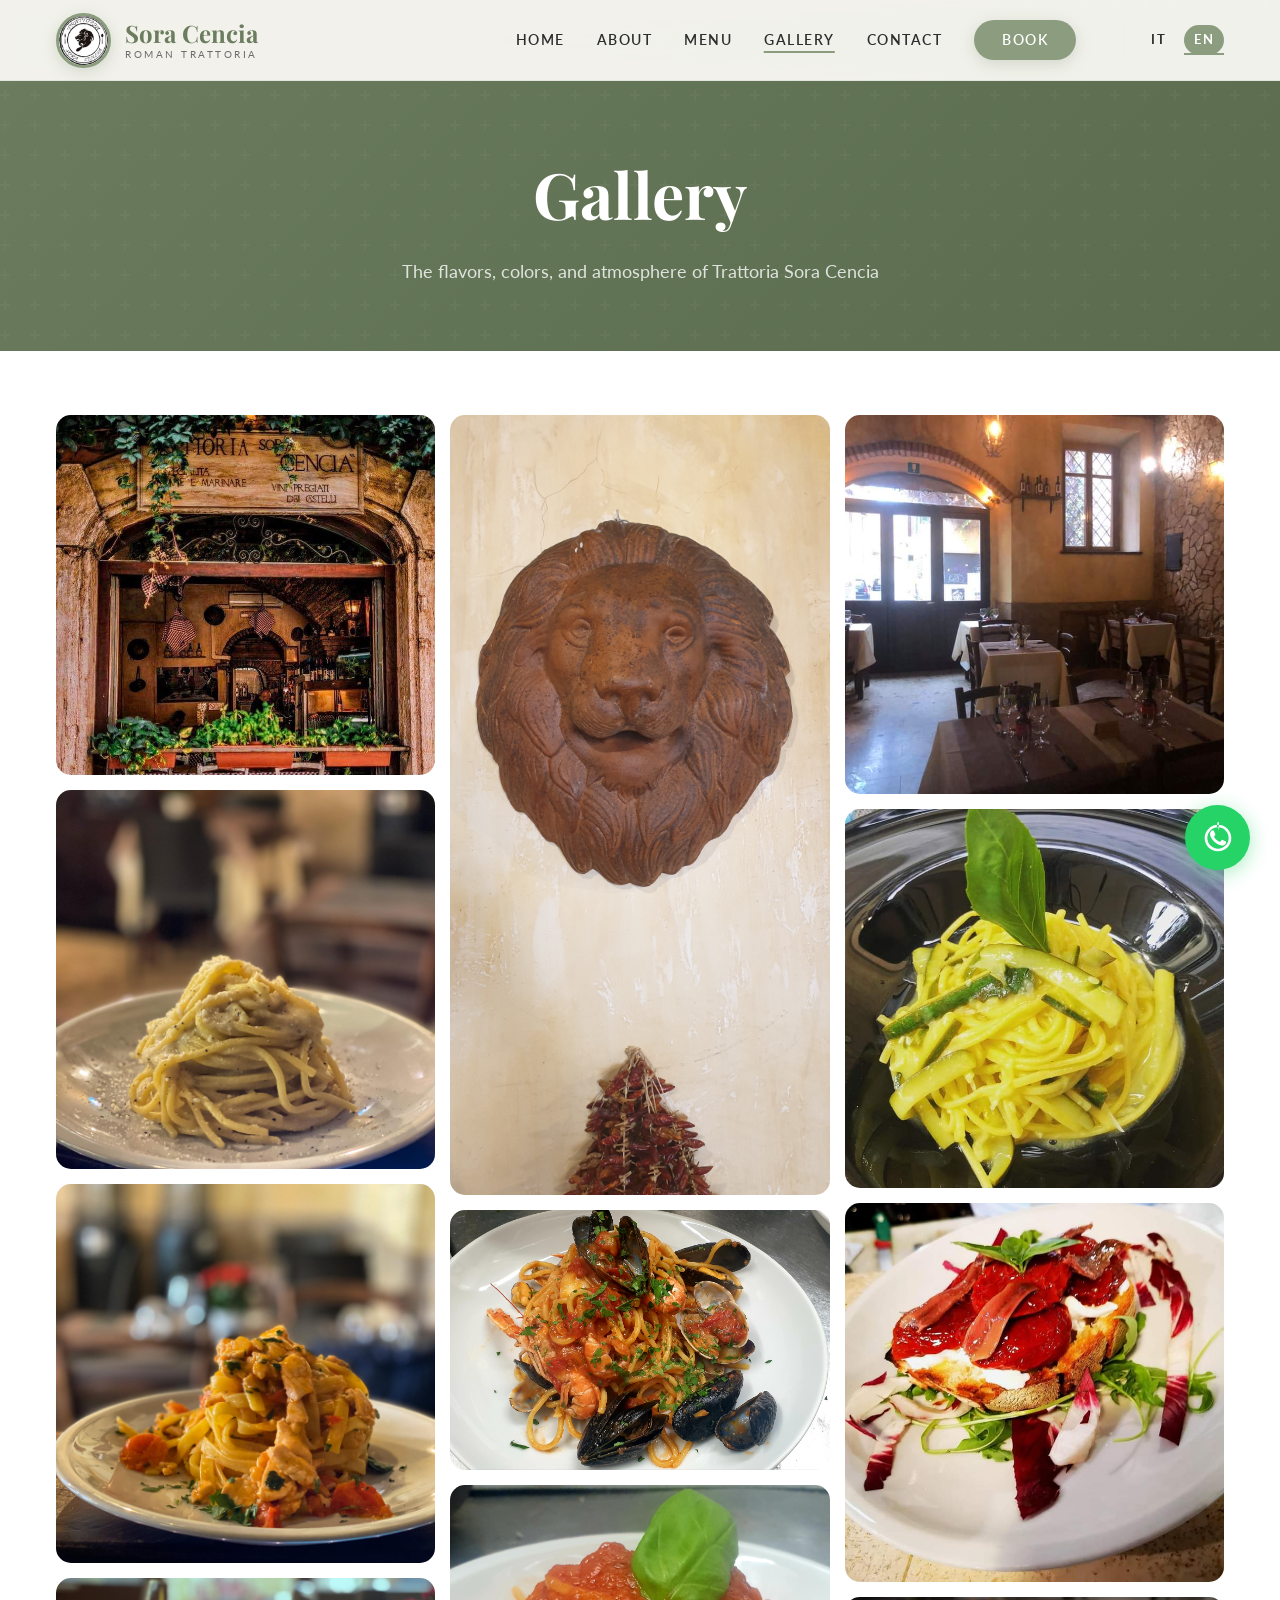
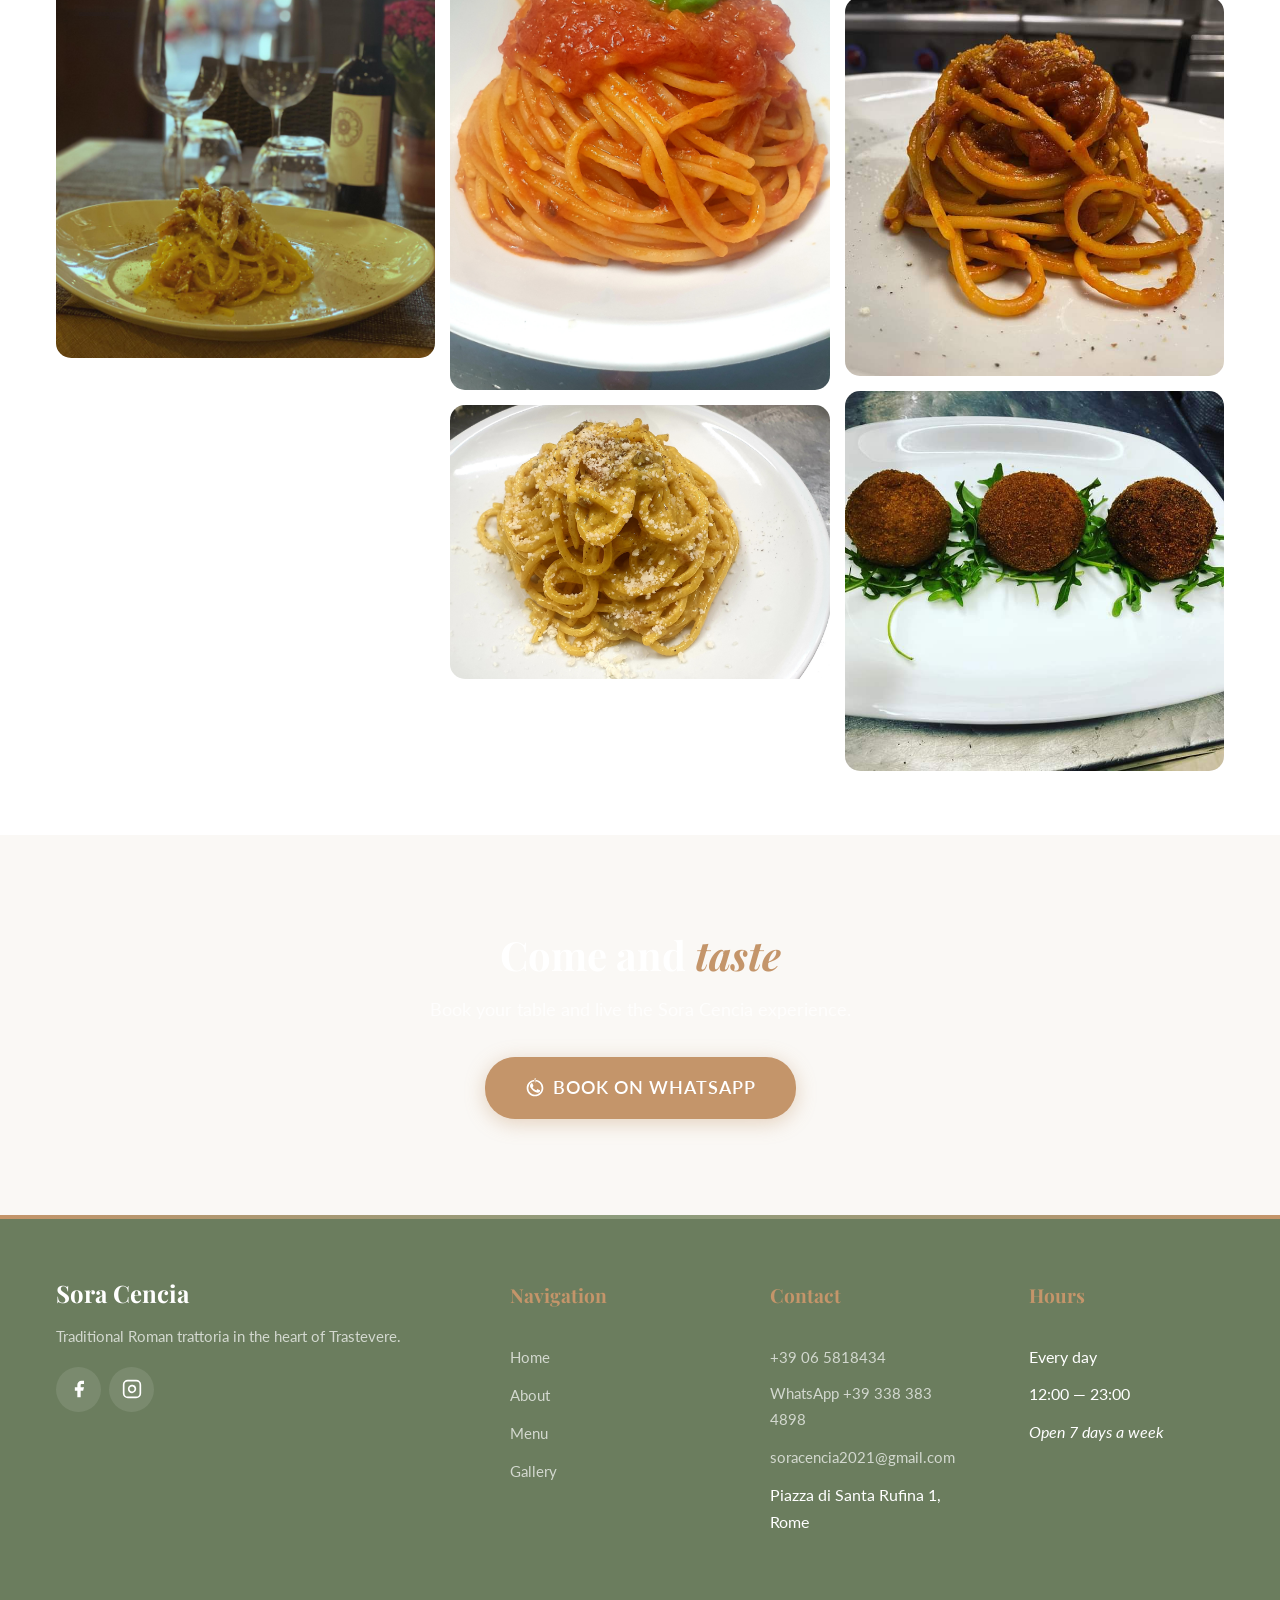
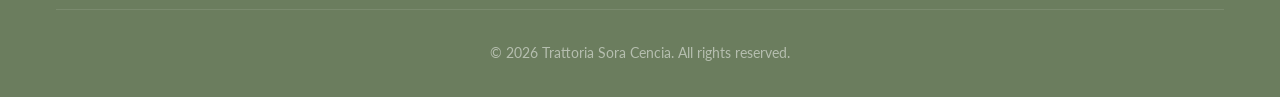
<file: en/gallery.html>
<!DOCTYPE html>
<html lang="en">
<head>
    <meta charset="UTF-8">
    <meta name="viewport" content="width=device-width, initial-scale=1.0">
    <title>Gallery — Trattoria Sora Cencia | Trastevere, Rome</title>
    <meta name="description" content="Photo gallery of Trattoria Sora Cencia. Traditional Roman dishes, restaurant interior, atmosphere of Trastevere.">

    <link rel="preconnect" href="https://fonts.googleapis.com">
    <link rel="preconnect" href="https://fonts.gstatic.com" crossorigin>
    <link href="https://fonts.googleapis.com/css2?family=Playfair+Display:ital,wght@0,400;0,500;0,600;0,700;1,400;1,500&family=Lato:wght@300;400;700&display=swap" rel="stylesheet">

    <link rel="icon" type="image/svg+xml" href="data:image/svg+xml,<svg xmlns='http://www.w3.org/2000/svg' viewBox='0 0 100 100'><circle cx='50' cy='50' r='45' fill='%232D5016'/><text x='50' y='65' text-anchor='middle' font-family='serif' font-size='40' fill='%23C4956A'>🦁</text></svg>">

    <link rel="stylesheet" href="../css/style.css">
<base target="_blank">
</head>
<body>

    <nav class="navbar">
        <div class="nav-container">
            <a href="index.html" class="logo">
                <img src="../img/logo.jpg" alt="Sora Cencia Logo">
                <div class="logo-text">Sora Cencia<span>Roman Trattoria</span></div>
            </a>
            <ul class="nav-links">
                <li><a href="index.html">Home</a></li>
                <li><a href="about.html">About</a></li>
                <li><a href="menu.html">Menu</a></li>
                <li><a href="gallery.html" class="active">Gallery</a></li>
                <li><a href="index.html#contatti">Contact</a></li>
                <li><a href="tel:+39065818434" class="nav-cta">Book</a></li>
                <li class="lang-switch">
                    <a href="../galleria.html">IT</a>
                    <a href="gallery.html" class="active">EN</a>
                </li>
            </ul>
            <div class="menu-toggle"><span></span><span></span><span></span></div>
        </div>
    </nav>

    <header class="page-header">
        <h1>Gallery</h1>
        <p>The flavors, colors, and atmosphere of Trattoria Sora Cencia</p>
    </header>

    <section class="gallery-page">
        <div class="container">
            <div class="gallery-masonry">
                <div class="gallery-masonry-item fade-in">
                    <img src="../img/145001635_1816514621850926_7391259112462539259_n.jpg" alt="Trattoria Sora Cencia entrance — Trastevere">
                </div>
                <div class="gallery-masonry-item fade-in">
                    <img src="../img/IMG-20210525-WA0000.jpg" alt="Spaghettone alla Carbonara">
                </div>
                <div class="gallery-masonry-item fade-in">
                    <img src="../img/IMG-20210525-WA0001.jpg" alt="Tonnarelli with chicken and vegetables">
                </div>
                <div class="gallery-masonry-item fade-in">
                    <img src="../img/IMG-20210525-WA0004.jpg" alt="Carbonara with wine">
                </div>
                <div class="gallery-masonry-item fade-in">
                    <img src="../img/20210426_114104.jpg" alt="Lion of Trastevere — Symbol of the trattoria">
                </div>
                <div class="gallery-masonry-item fade-in">
                    <img src="../img/20210514_010414.jpg" alt="Spaghetti allo Scoglio">
                </div>
                <div class="gallery-masonry-item fade-in">
                    <img src="../img/20210515_232650.jpg" alt="Spaghetti al Pomodoro">
                </div>
                <div class="gallery-masonry-item fade-in">
                    <img src="../img/20210515_232820.jpg" alt="Special Carbonara">
                </div>
                <div class="gallery-masonry-item fade-in">
                    <img src="../img/FB_IMG_1621026989241.jpg" alt="Inside the trattoria">
                </div>
                <div class="gallery-masonry-item fade-in">
                    <img src="../img/FB_IMG_1621027112102.jpg" alt="Pasta with zucchini">
                </div>
                <div class="gallery-masonry-item fade-in">
                    <img src="../img/FB_IMG_1621027318539.jpg" alt="Bruschetta with tomato and anchovies">
                </div>
                <div class="gallery-masonry-item fade-in">
                    <img src="../img/FB_IMG_1621288233914.jpg" alt="Bucatini all'Amatriciana">
                </div>
                <div class="gallery-masonry-item fade-in">
                    <img src="../img/FB_IMG_1621288247780.jpg" alt="Supplì al Telefono">
                </div>
            </div>
        </div>
    </section>

    <section class="section" style="background: var(--verde); color: var(--bianco); text-align: center;">
        <div class="container">
            <h2 class="section-title" style="color: var(--bianco); font-size: 2.5rem;">Come and <em style="color: var(--terra);">taste</em></h2>
            <p style="opacity: 0.8; margin-bottom: var(--space-md); font-size: 1.1rem;">Book your table and live the Sora Cencia experience.</p>
            <a href="https://wa.me/393383834898" class="btn btn-primary" style="font-size: 1.1rem; padding: 16px 40px;" target="_blank">
                <svg width="20" height="20" viewBox="0 0 24 24" fill="currentColor"><path d="M17.472 14.382c-.297-.149-1.758-.867-2.03-.967-.273-.099-.471-.148-.67.15-.197.297-.767.966-.94 1.164-.173.199-.347.223-.644.075-.297-.15-1.255-.463-2.39-1.475-.883-.788-1.48-1.761-1.653-2.059-.173-.297-.018-.458.13-.606.134-.133.298-.347.446-.52.149-.174.198-.298.298-.497.099-.198.05-.371-.025-.52-.075-.149-.669-1.612-.916-2.207-.242-.579-.487-.5-.669-.51-.173-.008-.371-.01-.57-.01-.198 0-.52.074-.792.372-.272.297-1.04 1.016-1.04 2.479 0 1.462 1.065 2.875 1.213 3.074.149.198 2.096 3.2 5.077 4.487.709.306 1.262.489 1.694.625.712.227 1.36.195 1.871.118.571-.085 1.758-.719 2.006-1.413.248-.694.248-1.289.173-1.413-.074-.124-.272-.198-.57-.347m-5.421-7.702L12.853.478a.64.64 0 0 0-.636-.478h-.004a.64.64 0 0 0-.636.478l-.436 2.544a.64.64 0 0 0 .636.749h.872a.64.64 0 0 0 .636-.749zM12 22C6.477 22 2 17.523 2 12S6.477 2 12 2s10 4.477 10 10-4.477 10-10 10zm0-2a8 8 0 1 0 0-16 8 8 0 0 0 0 16z"/></svg>
                Book on WhatsApp
            </a>
        </div>
    </section>

    <footer class="footer">
        <div class="container">
            <div class="footer-grid">
                <div class="footer-brand">
                    <div class="logo-text">Sora Cencia</div>
                    <p>Traditional Roman trattoria in the heart of Trastevere.</p>
                    <div class="footer-social">
                        <a href="https://www.facebook.com/Nuova-trattoria-Sora-Cencia-" target="_blank" aria-label="Facebook"><svg viewBox="0 0 24 24"><path d="M18 2h-3a5 5 0 0 0-5 5v3H7v4h3v8h4v-8h3l1-4h-4V7a1 1 0 0 1 1-1h3z"/></svg></a>
                        <a href="https://www.instagram.com/sora_cencia/" target="_blank" aria-label="Instagram"><svg viewBox="0 0 24 24"><rect x="2" y="2" width="20" height="20" rx="5" ry="5" fill="none" stroke="currentColor" stroke-width="2"/><path d="M16 11.37A4 4 0 1 1 12.63 8 4 4 0 0 1 16 11.37z" fill="none" stroke="currentColor" stroke-width="2"/><line x1="17.5" y1="6.5" x2="17.51" y2="6.5" stroke="currentColor" stroke-width="2"/></svg></a>
                    </div>
                </div>
                <div>
                    <h4>Navigation</h4>
                    <ul class="footer-links">
                        <li><a href="index.html">Home</a></li>
                        <li><a href="about.html">About</a></li>
                        <li><a href="menu.html">Menu</a></li>
                        <li><a href="gallery.html">Gallery</a></li>
                    </ul>
                </div>
                <div>
                    <h4>Contact</h4>
                    <ul class="footer-links">
                        <li><a href="tel:+39065818434">+39 06 5818434</a></li>
                        <li><a href="https://wa.me/393383834898">WhatsApp +39 338 383 4898</a></li>
                        <li><a href="mailto:soracencia2021@gmail.com">soracencia2021@gmail.com</a></li>
                        <li>Piazza di Santa Rufina 1, Rome</li>
                    </ul>
                </div>
                <div>
                    <h4>Hours</h4>
                    <ul class="footer-links">
                        <li>Every day</li>
                        <li>12:00 — 23:00</li>
                        <li style="margin-top: 10px;"><em>Open 7 days a week</em></li>
                    </ul>
                </div>
            </div>
            <div class="footer-bottom">
                <p>© <span class="current-year">2026</span> Trattoria Sora Cencia. All rights reserved.</p>
            </div>
        </div>
    </footer>

    <a href="https://wa.me/393383834898" class="whatsapp-float" target="_blank" aria-label="Book on WhatsApp">
        <svg viewBox="0 0 24 24"><path d="M17.472 14.382c-.297-.149-1.758-.867-2.03-.967-.273-.099-.471-.148-.67.15-.197.297-.767.966-.94 1.164-.173.199-.347.223-.644.075-.297-.15-1.255-.463-2.39-1.475-.883-.788-1.48-1.761-1.653-2.059-.173-.297-.018-.458.13-.606.134-.133.298-.347.446-.52.149-.174.198-.298.298-.497.099-.198.05-.371-.025-.52-.075-.149-.669-1.612-.916-2.207-.242-.579-.487-.5-.669-.51-.173-.008-.371-.01-.57-.01-.198 0-.52.074-.792.372-.272.297-1.04 1.016-1.04 2.479 0 1.462 1.065 2.875 1.213 3.074.149.198 2.096 3.2 5.077 4.487.709.306 1.262.489 1.694.625.712.227 1.36.195 1.871.118.571-.085 1.758-.719 2.006-1.413.248-.694.248-1.289.173-1.413-.074-.124-.272-.198-.57-.347m-5.421-7.702L12.853.478a.64.64 0 0 0-.636-.478h-.004a.64.64 0 0 0-.636.478l-.436 2.544a.64.64 0 0 0 .636.749h.872a.64.64 0 0 0 .636-.749zM12 22C6.477 22 2 17.523 2 12S6.477 2 12 2s10 4.477 10 10-4.477 10-10 10zm0-2a8 8 0 1 0 0-16 8 8 0 0 0 0 16z"/></svg>
    </a>

    <script src="../js/main.js"></script>
</body>
</html>
</file>
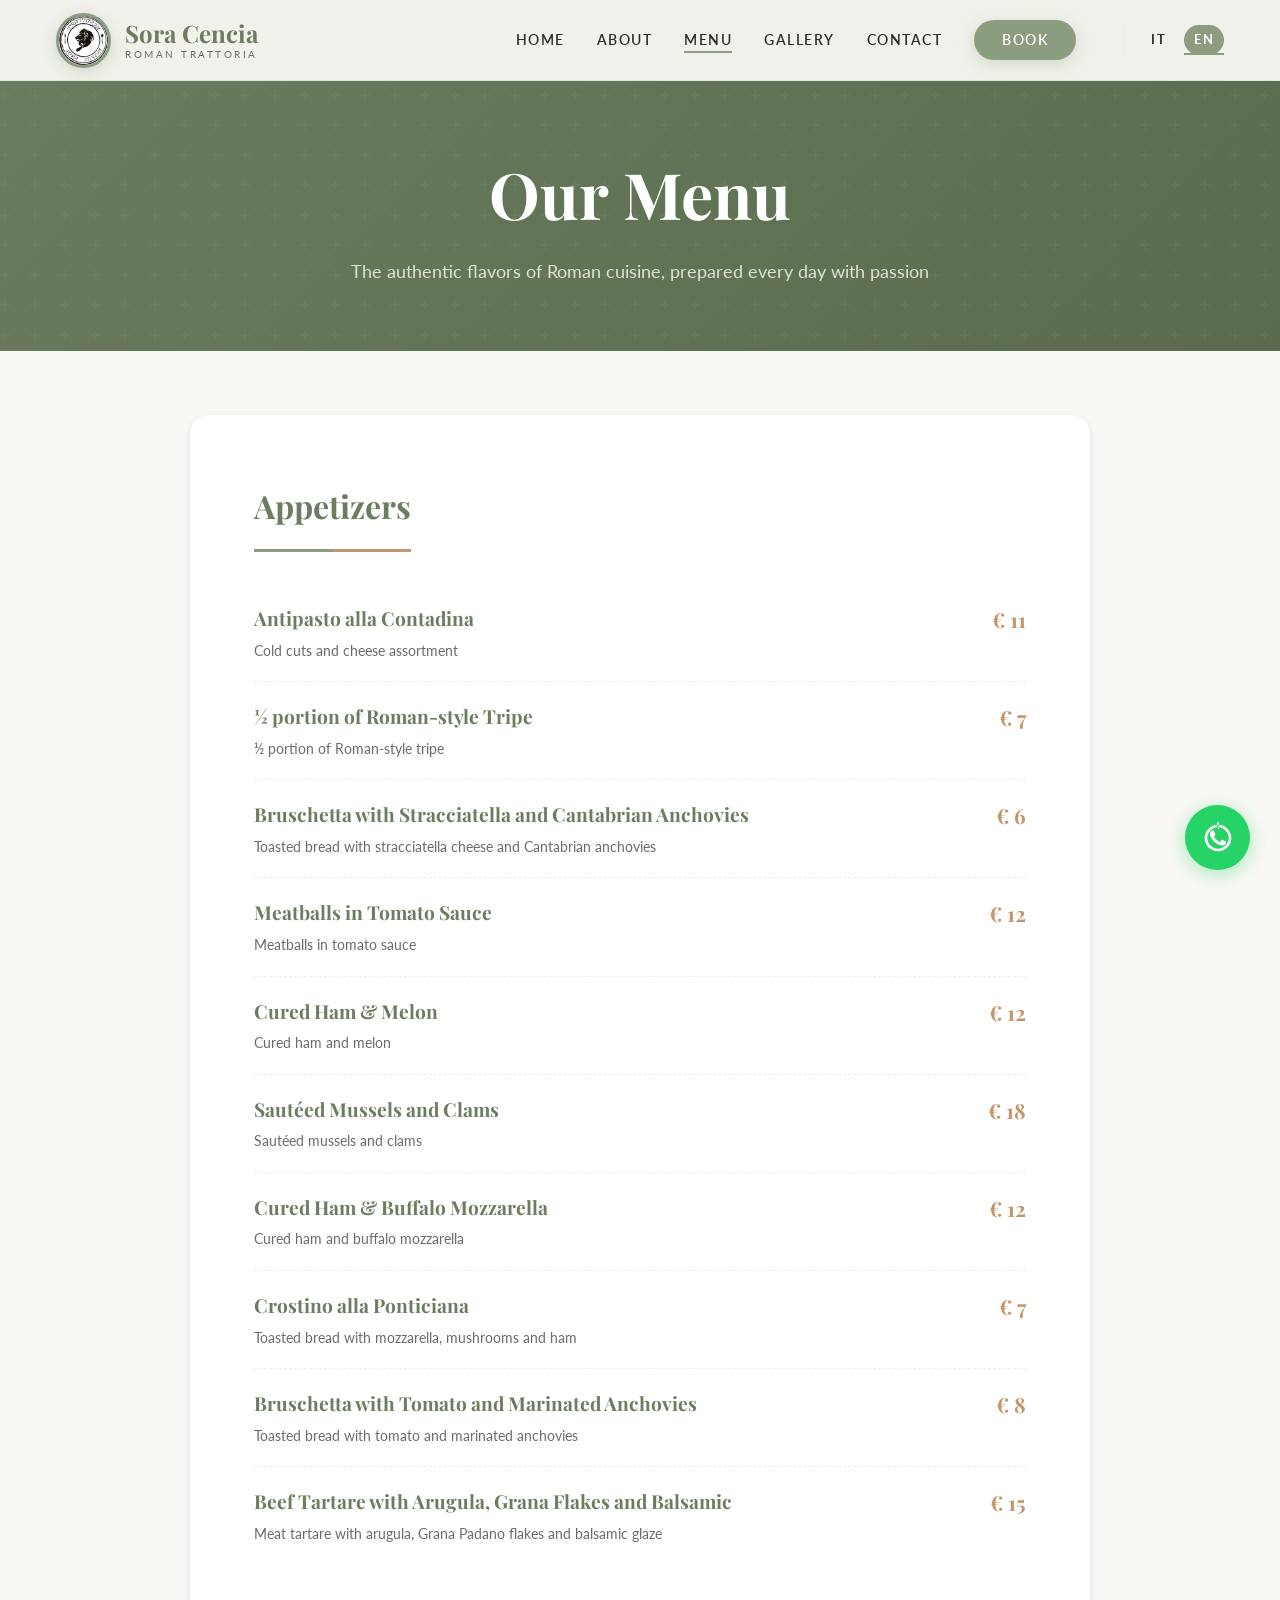
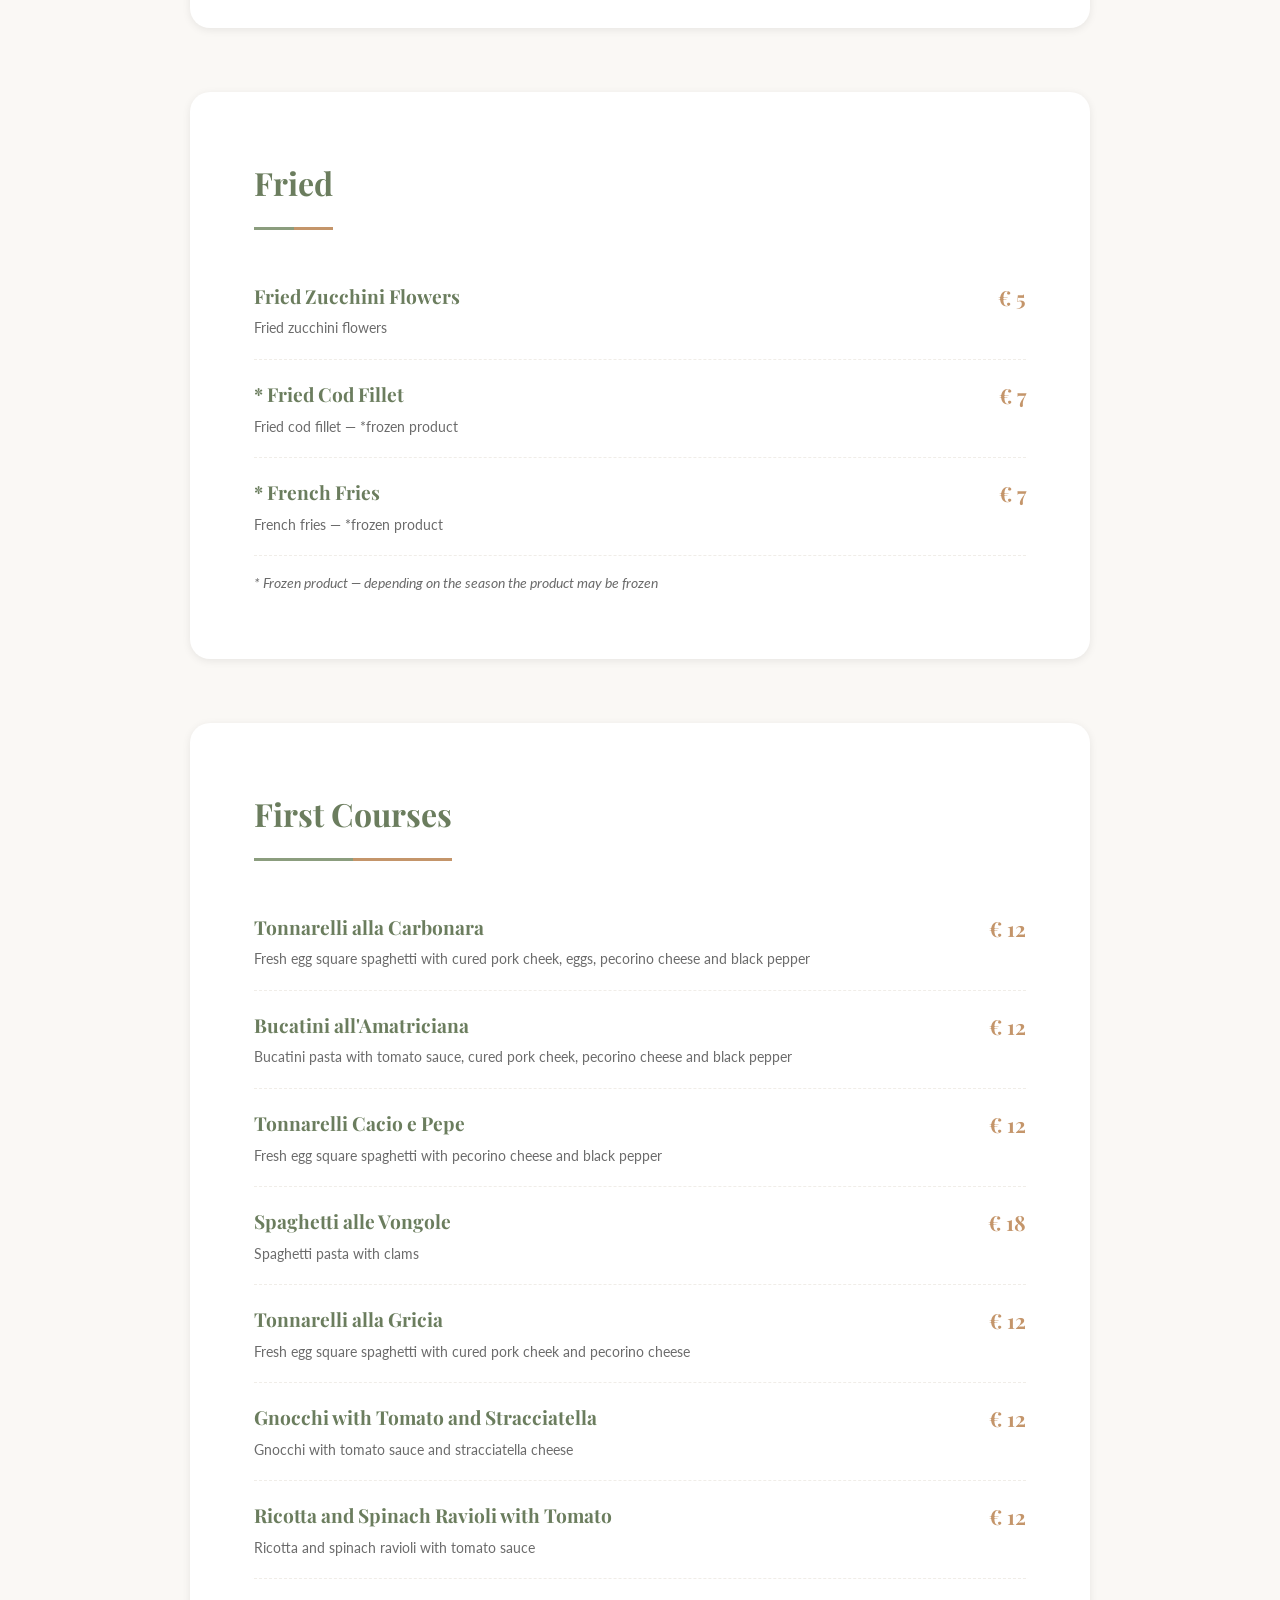
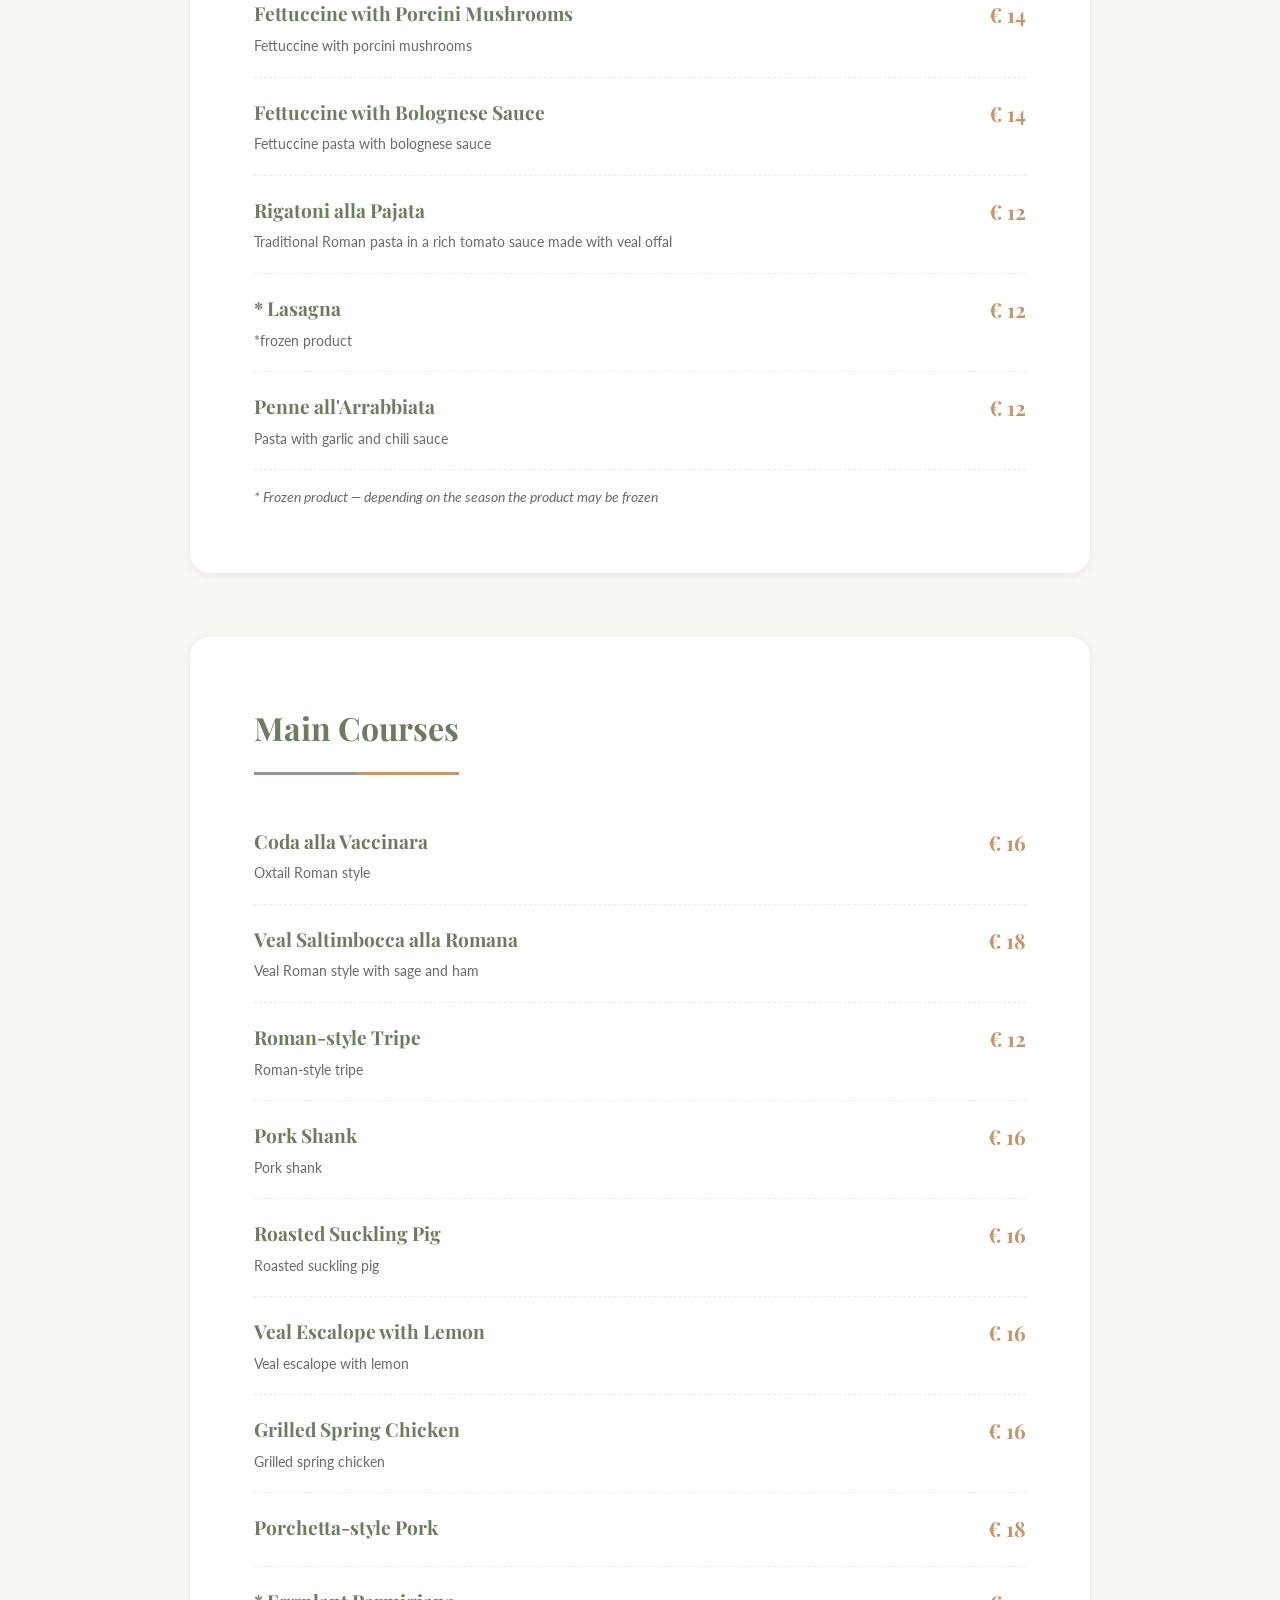
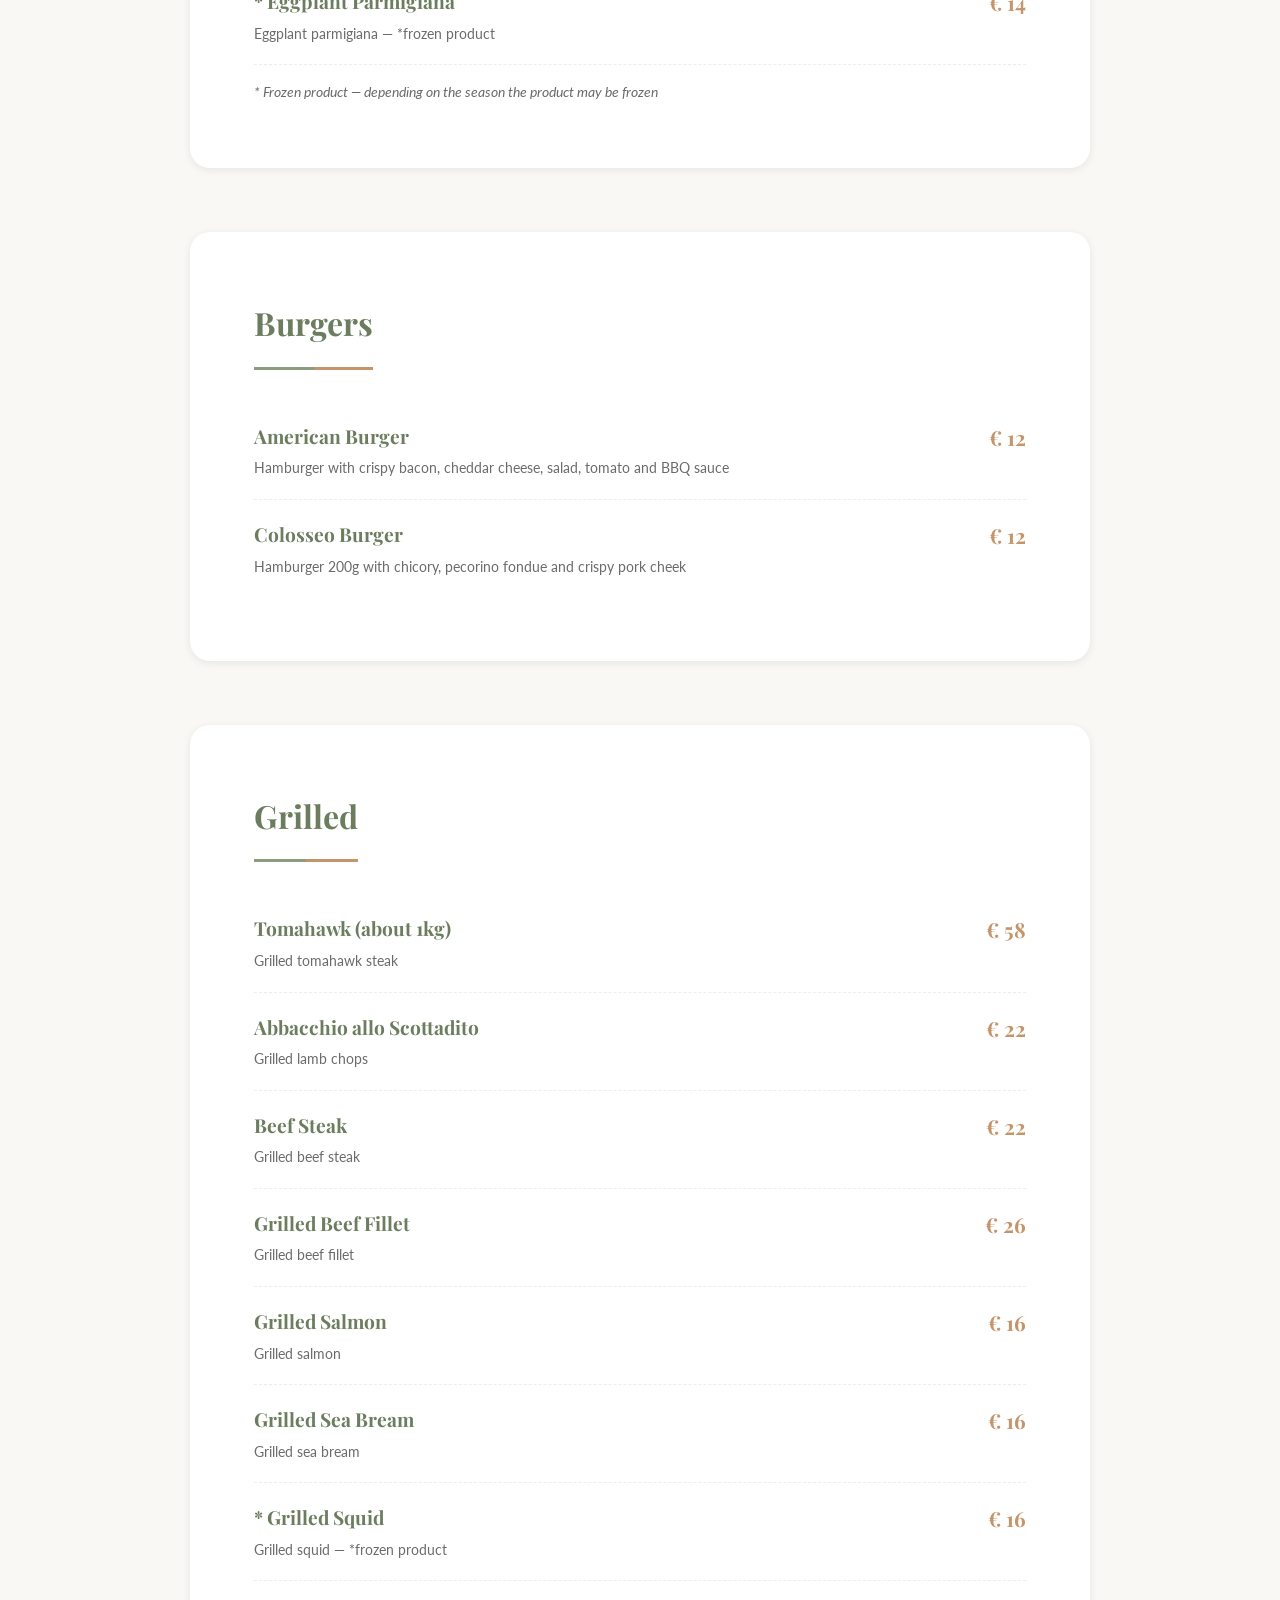
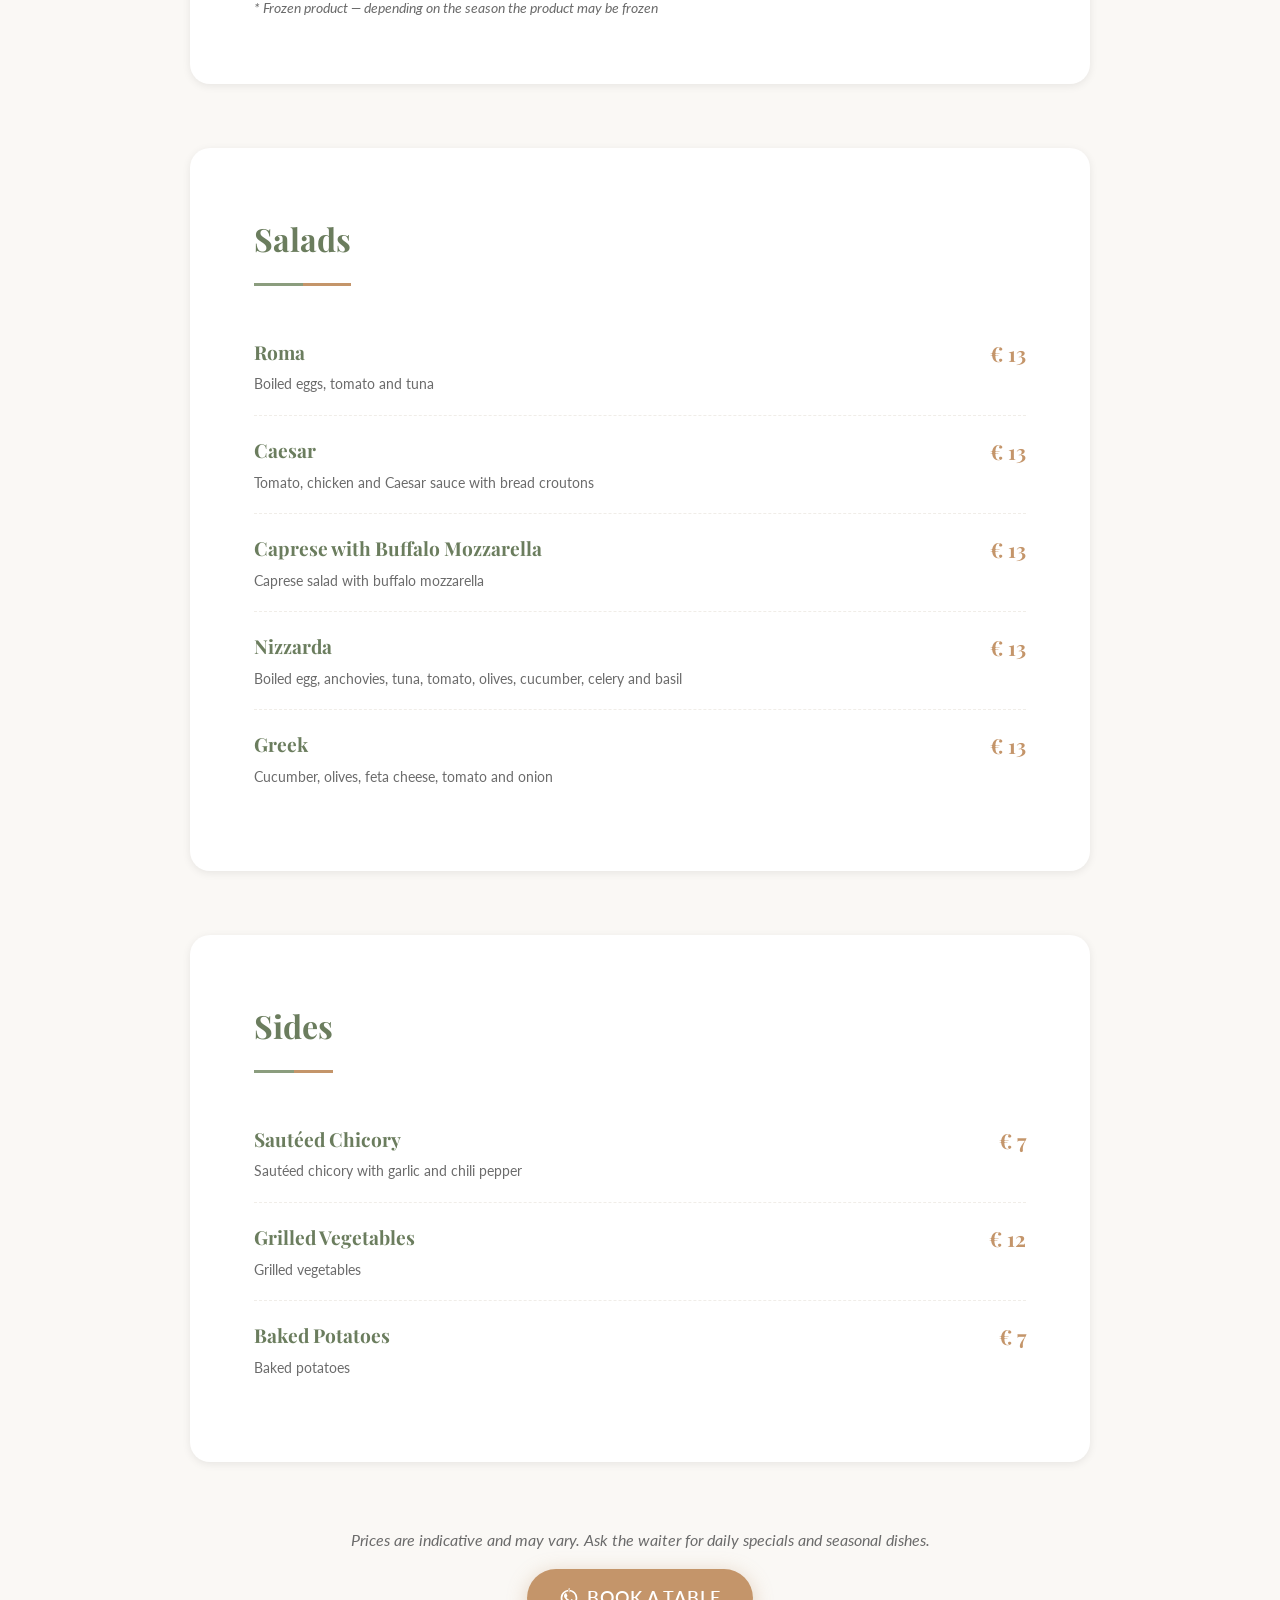
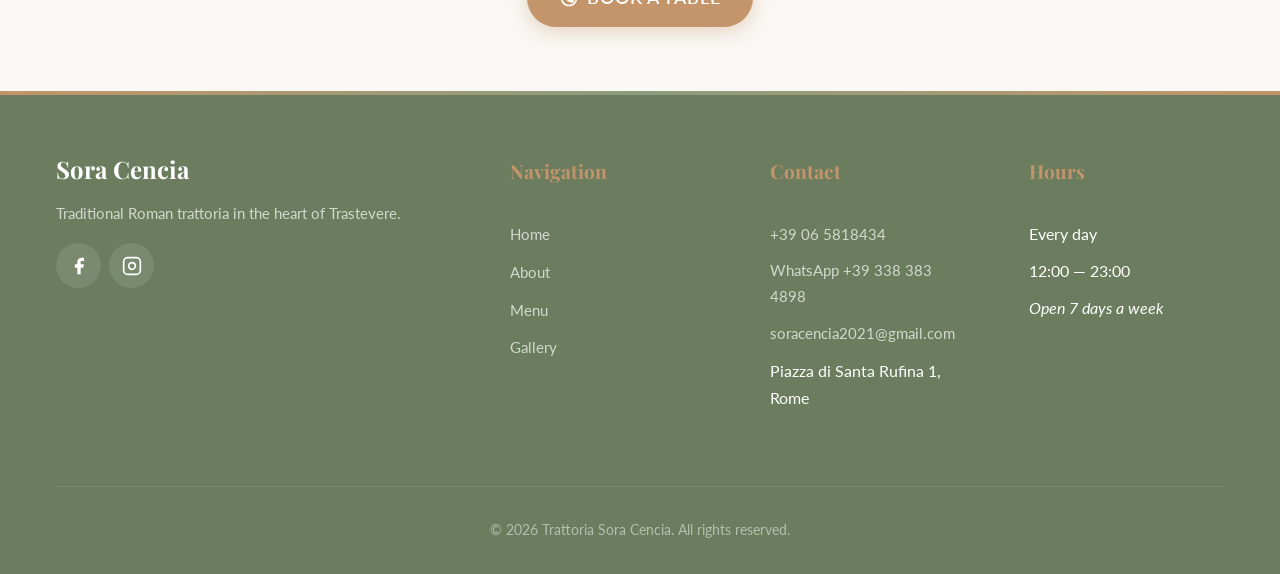
<file: en/menu.html>
<!DOCTYPE html>
<html lang="en">
<head>
    <meta charset="UTF-8">
    <meta name="viewport" content="width=device-width, initial-scale=1.0">
    <title>Menu — Trattoria Sora Cencia | Trastevere, Rome</title>
    <meta name="description" content="Complete menu of Trattoria Sora Cencia in Trastevere. Appetizers, first courses, main courses, sides, salads, burgers, grilled dishes, desserts and wines. Updated prices.">

    <link rel="preconnect" href="https://fonts.googleapis.com">
    <link rel="preconnect" href="https://fonts.gstatic.com" crossorigin>
    <link href="https://fonts.googleapis.com/css2?family=Playfair+Display:ital,wght@0,400;0,500;0,600;0,700;1,400;1,500&family=Lato:wght@300;400;700&display=swap" rel="stylesheet">

    <link rel="icon" type="image/svg+xml" href="data:image/svg+xml,<svg xmlns='http://www.w3.org/2000/svg' viewBox='0 0 100 100'><circle cx='50' cy='50' r='45' fill='%232D5016'/><text x='50' y='65' text-anchor='middle' font-family='serif' font-size='40' fill='%23C4956A'>🦁</text></svg>">

    <link rel="stylesheet" href="../css/style.css">
<base target="_blank">
</head>
<body>

    <nav class="navbar">
        <div class="nav-container">
            <a href="index.html" class="logo">
                <img src="../img/logo.jpg" alt="Sora Cencia Logo">
                <div class="logo-text">Sora Cencia<span>Roman Trattoria</span></div>
            </a>
            <ul class="nav-links">
                <li><a href="index.html">Home</a></li>
                <li><a href="about.html">About</a></li>
                <li><a href="menu.html" class="active">Menu</a></li>
                <li><a href="gallery.html">Gallery</a></li>
                <li><a href="index.html#contatti">Contact</a></li>
                <li><a href="tel:+39065818434" class="nav-cta">Book</a></li>
                <li class="lang-switch">
                    <a href="../menu.html">IT</a>
                    <a href="menu.html" class="active">EN</a>
                </li>
            </ul>
            <div class="menu-toggle"><span></span><span></span><span></span></div>
        </div>
    </nav>

    <header class="page-header">
        <h1>Our Menu</h1>
        <p>The authentic flavors of Roman cuisine, prepared every day with passion</p>
    </header>

    <section class="menu-page">
        <div class="container">

            <!-- APPETIZERS -->
            <div class="menu-section fade-in">
                <h2>Appetizers</h2>
                <div class="menu-list-item">
                    <div class="menu-list-info">
                        <h3>Antipasto alla Contadina</h3>
                        <p>Cold cuts and cheese assortment</p>
                    </div>
                    <span class="menu-list-price">€ 11</span>
                </div>
                <div class="menu-list-item">
                    <div class="menu-list-info">
                        <h3>½ portion of Roman-style Tripe</h3>
                        <p>½ portion of Roman-style tripe</p>
                    </div>
                    <span class="menu-list-price">€ 7</span>
                </div>
                <div class="menu-list-item">
                    <div class="menu-list-info">
                        <h3>Bruschetta with Stracciatella and Cantabrian Anchovies</h3>
                        <p>Toasted bread with stracciatella cheese and Cantabrian anchovies</p>
                    </div>
                    <span class="menu-list-price">€ 6</span>
                </div>
                <div class="menu-list-item">
                    <div class="menu-list-info">
                        <h3>Meatballs in Tomato Sauce</h3>
                        <p>Meatballs in tomato sauce</p>
                    </div>
                    <span class="menu-list-price">€ 12</span>
                </div>
                <div class="menu-list-item">
                    <div class="menu-list-info">
                        <h3>Cured Ham & Melon</h3>
                        <p>Cured ham and melon</p>
                    </div>
                    <span class="menu-list-price">€ 12</span>
                </div>
                <div class="menu-list-item">
                    <div class="menu-list-info">
                        <h3>Sautéed Mussels and Clams</h3>
                        <p>Sautéed mussels and clams</p>
                    </div>
                    <span class="menu-list-price">€ 18</span>
                </div>
                <div class="menu-list-item">
                    <div class="menu-list-info">
                        <h3>Cured Ham & Buffalo Mozzarella</h3>
                        <p>Cured ham and buffalo mozzarella</p>
                    </div>
                    <span class="menu-list-price">€ 12</span>
                </div>
                <div class="menu-list-item">
                    <div class="menu-list-info">
                        <h3>Crostino alla Ponticiana</h3>
                        <p>Toasted bread with mozzarella, mushrooms and ham</p>
                    </div>
                    <span class="menu-list-price">€ 7</span>
                </div>
                <div class="menu-list-item">
                    <div class="menu-list-info">
                        <h3>Bruschetta with Tomato and Marinated Anchovies</h3>
                        <p>Toasted bread with tomato and marinated anchovies</p>
                    </div>
                    <span class="menu-list-price">€ 8</span>
                </div>
                <div class="menu-list-item">
                    <div class="menu-list-info">
                        <h3>Beef Tartare with Arugula, Grana Flakes and Balsamic</h3>
                        <p>Meat tartare with arugula, Grana Padano flakes and balsamic glaze</p>
                    </div>
                    <span class="menu-list-price">€ 15</span>
                </div>
            </div>

            <!-- FRIED -->
            <div class="menu-section fade-in">
                <h2>Fried</h2>
                <div class="menu-list-item">
                    <div class="menu-list-info">
                        <h3>Fried Zucchini Flowers</h3>
                        <p>Fried zucchini flowers</p>
                    </div>
                    <span class="menu-list-price">€ 5</span>
                </div>
                <div class="menu-list-item">
                    <div class="menu-list-info">
                        <h3>* Fried Cod Fillet</h3>
                        <p>Fried cod fillet — *frozen product</p>
                    </div>
                    <span class="menu-list-price">€ 7</span>
                </div>
                <div class="menu-list-item">
                    <div class="menu-list-info">
                        <h3>* French Fries</h3>
                        <p>French fries — *frozen product</p>
                    </div>
                    <span class="menu-list-price">€ 7</span>
                </div>
                <p style="color: var(--grigio); font-size: 0.85rem; margin-top: var(--space-sm); font-style: italic;">* Frozen product — depending on the season the product may be frozen</p>
            </div>

            <!-- FIRST COURSES -->
            <div class="menu-section fade-in">
                <h2>First Courses</h2>
                <div class="menu-list-item">
                    <div class="menu-list-info">
                        <h3>Tonnarelli alla Carbonara</h3>
                        <p>Fresh egg square spaghetti with cured pork cheek, eggs, pecorino cheese and black pepper</p>
                    </div>
                    <span class="menu-list-price">€ 12</span>
                </div>
                <div class="menu-list-item">
                    <div class="menu-list-info">
                        <h3>Bucatini all'Amatriciana</h3>
                        <p>Bucatini pasta with tomato sauce, cured pork cheek, pecorino cheese and black pepper</p>
                    </div>
                    <span class="menu-list-price">€ 12</span>
                </div>
                <div class="menu-list-item">
                    <div class="menu-list-info">
                        <h3>Tonnarelli Cacio e Pepe</h3>
                        <p>Fresh egg square spaghetti with pecorino cheese and black pepper</p>
                    </div>
                    <span class="menu-list-price">€ 12</span>
                </div>
                <div class="menu-list-item">
                    <div class="menu-list-info">
                        <h3>Spaghetti alle Vongole</h3>
                        <p>Spaghetti pasta with clams</p>
                    </div>
                    <span class="menu-list-price">€ 18</span>
                </div>
                <div class="menu-list-item">
                    <div class="menu-list-info">
                        <h3>Tonnarelli alla Gricia</h3>
                        <p>Fresh egg square spaghetti with cured pork cheek and pecorino cheese</p>
                    </div>
                    <span class="menu-list-price">€ 12</span>
                </div>
                <div class="menu-list-item">
                    <div class="menu-list-info">
                        <h3>Gnocchi with Tomato and Stracciatella</h3>
                        <p>Gnocchi with tomato sauce and stracciatella cheese</p>
                    </div>
                    <span class="menu-list-price">€ 12</span>
                </div>
                <div class="menu-list-item">
                    <div class="menu-list-info">
                        <h3>Ricotta and Spinach Ravioli with Tomato</h3>
                        <p>Ricotta and spinach ravioli with tomato sauce</p>
                    </div>
                    <span class="menu-list-price">€ 12</span>
                </div>
                <div class="menu-list-item">
                    <div class="menu-list-info">
                        <h3>Fettuccine with Porcini Mushrooms</h3>
                        <p>Fettuccine with porcini mushrooms</p>
                    </div>
                    <span class="menu-list-price">€ 14</span>
                </div>
                <div class="menu-list-item">
                    <div class="menu-list-info">
                        <h3>Fettuccine with Bolognese Sauce</h3>
                        <p>Fettuccine pasta with bolognese sauce</p>
                    </div>
                    <span class="menu-list-price">€ 14</span>
                </div>
                <div class="menu-list-item">
                    <div class="menu-list-info">
                        <h3>Rigatoni alla Pajata</h3>
                        <p>Traditional Roman pasta in a rich tomato sauce made with veal offal</p>
                    </div>
                    <span class="menu-list-price">€ 12</span>
                </div>
                <div class="menu-list-item">
                    <div class="menu-list-info">
                        <h3>* Lasagna</h3>
                        <p>*frozen product</p>
                    </div>
                    <span class="menu-list-price">€ 12</span>
                </div>
                <div class="menu-list-item">
                    <div class="menu-list-info">
                        <h3>Penne all'Arrabbiata</h3>
                        <p>Pasta with garlic and chili sauce</p>
                    </div>
                    <span class="menu-list-price">€ 12</span>
                </div>
                <p style="color: var(--grigio); font-size: 0.85rem; margin-top: var(--space-sm); font-style: italic;">* Frozen product — depending on the season the product may be frozen</p>
            </div>

            <!-- MAIN COURSES -->
            <div class="menu-section fade-in">
                <h2>Main Courses</h2>
                <div class="menu-list-item">
                    <div class="menu-list-info">
                        <h3>Coda alla Vaccinara</h3>
                        <p>Oxtail Roman style</p>
                    </div>
                    <span class="menu-list-price">€ 16</span>
                </div>
                <div class="menu-list-item">
                    <div class="menu-list-info">
                        <h3>Veal Saltimbocca alla Romana</h3>
                        <p>Veal Roman style with sage and ham</p>
                    </div>
                    <span class="menu-list-price">€ 18</span>
                </div>
                <div class="menu-list-item">
                    <div class="menu-list-info">
                        <h3>Roman-style Tripe</h3>
                        <p>Roman-style tripe</p>
                    </div>
                    <span class="menu-list-price">€ 12</span>
                </div>
                <div class="menu-list-item">
                    <div class="menu-list-info">
                        <h3>Pork Shank</h3>
                        <p>Pork shank</p>
                    </div>
                    <span class="menu-list-price">€ 16</span>
                </div>
                <div class="menu-list-item">
                    <div class="menu-list-info">
                        <h3>Roasted Suckling Pig</h3>
                        <p>Roasted suckling pig</p>
                    </div>
                    <span class="menu-list-price">€ 16</span>
                </div>
                <div class="menu-list-item">
                    <div class="menu-list-info">
                        <h3>Veal Escalope with Lemon</h3>
                        <p>Veal escalope with lemon</p>
                    </div>
                    <span class="menu-list-price">€ 16</span>
                </div>
                <div class="menu-list-item">
                    <div class="menu-list-info">
                        <h3>Grilled Spring Chicken</h3>
                        <p>Grilled spring chicken</p>
                    </div>
                    <span class="menu-list-price">€ 16</span>
                </div>
                <div class="menu-list-item">
                    <div class="menu-list-info">
                        <h3>Porchetta-style Pork</h3>
                    </div>
                    <span class="menu-list-price">€ 18</span>
                </div>
                <div class="menu-list-item">
                    <div class="menu-list-info">
                        <h3>* Eggplant Parmigiana</h3>
                        <p>Eggplant parmigiana — *frozen product</p>
                    </div>
                    <span class="menu-list-price">€ 14</span>
                </div>
                <p style="color: var(--grigio); font-size: 0.85rem; margin-top: var(--space-sm); font-style: italic;">* Frozen product — depending on the season the product may be frozen</p>
            </div>

            <!-- BURGERS -->
            <div class="menu-section fade-in">
                <h2>Burgers</h2>
                <div class="menu-list-item">
                    <div class="menu-list-info">
                        <h3>American Burger</h3>
                        <p>Hamburger with crispy bacon, cheddar cheese, salad, tomato and BBQ sauce</p>
                    </div>
                    <span class="menu-list-price">€ 12</span>
                </div>
                <div class="menu-list-item">
                    <div class="menu-list-info">
                        <h3>Colosseo Burger</h3>
                        <p>Hamburger 200g with chicory, pecorino fondue and crispy pork cheek</p>
                    </div>
                    <span class="menu-list-price">€ 12</span>
                </div>
            </div>

            <!-- GRILLED -->
            <div class="menu-section fade-in">
                <h2>Grilled</h2>
                <div class="menu-list-item">
                    <div class="menu-list-info">
                        <h3>Tomahawk (about 1kg)</h3>
                        <p>Grilled tomahawk steak</p>
                    </div>
                    <span class="menu-list-price">€ 58</span>
                </div>
                <div class="menu-list-item">
                    <div class="menu-list-info">
                        <h3>Abbacchio allo Scottadito</h3>
                        <p>Grilled lamb chops</p>
                    </div>
                    <span class="menu-list-price">€ 22</span>
                </div>
                <div class="menu-list-item">
                    <div class="menu-list-info">
                        <h3>Beef Steak</h3>
                        <p>Grilled beef steak</p>
                    </div>
                    <span class="menu-list-price">€ 22</span>
                </div>
                <div class="menu-list-item">
                    <div class="menu-list-info">
                        <h3>Grilled Beef Fillet</h3>
                        <p>Grilled beef fillet</p>
                    </div>
                    <span class="menu-list-price">€ 26</span>
                </div>
                <div class="menu-list-item">
                    <div class="menu-list-info">
                        <h3>Grilled Salmon</h3>
                        <p>Grilled salmon</p>
                    </div>
                    <span class="menu-list-price">€ 16</span>
                </div>
                <div class="menu-list-item">
                    <div class="menu-list-info">
                        <h3>Grilled Sea Bream</h3>
                        <p>Grilled sea bream</p>
                    </div>
                    <span class="menu-list-price">€ 16</span>
                </div>
                <div class="menu-list-item">
                    <div class="menu-list-info">
                        <h3>* Grilled Squid</h3>
                        <p>Grilled squid — *frozen product</p>
                    </div>
                    <span class="menu-list-price">€ 16</span>
                </div>
                <p style="color: var(--grigio); font-size: 0.85rem; margin-top: var(--space-sm); font-style: italic;">* Frozen product — depending on the season the product may be frozen</p>
            </div>

            <!-- SALADS -->
            <div class="menu-section fade-in">
                <h2>Salads</h2>
                <div class="menu-list-item">
                    <div class="menu-list-info">
                        <h3>Roma</h3>
                        <p>Boiled eggs, tomato and tuna</p>
                    </div>
                    <span class="menu-list-price">€ 13</span>
                </div>
                <div class="menu-list-item">
                    <div class="menu-list-info">
                        <h3>Caesar</h3>
                        <p>Tomato, chicken and Caesar sauce with bread croutons</p>
                    </div>
                    <span class="menu-list-price">€ 13</span>
                </div>
                <div class="menu-list-item">
                    <div class="menu-list-info">
                        <h3>Caprese with Buffalo Mozzarella</h3>
                        <p>Caprese salad with buffalo mozzarella</p>
                    </div>
                    <span class="menu-list-price">€ 13</span>
                </div>
                <div class="menu-list-item">
                    <div class="menu-list-info">
                        <h3>Nizzarda</h3>
                        <p>Boiled egg, anchovies, tuna, tomato, olives, cucumber, celery and basil</p>
                    </div>
                    <span class="menu-list-price">€ 13</span>
                </div>
                <div class="menu-list-item">
                    <div class="menu-list-info">
                        <h3>Greek</h3>
                        <p>Cucumber, olives, feta cheese, tomato and onion</p>
                    </div>
                    <span class="menu-list-price">€ 13</span>
                </div>
            </div>

            <!-- SIDES -->
            <div class="menu-section fade-in">
                <h2>Sides</h2>
                <div class="menu-list-item">
                    <div class="menu-list-info">
                        <h3>Sautéed Chicory</h3>
                        <p>Sautéed chicory with garlic and chili pepper</p>
                    </div>
                    <span class="menu-list-price">€ 7</span>
                </div>
                <div class="menu-list-item">
                    <div class="menu-list-info">
                        <h3>Grilled Vegetables</h3>
                        <p>Grilled vegetables</p>
                    </div>
                    <span class="menu-list-price">€ 12</span>
                </div>
                <div class="menu-list-item">
                    <div class="menu-list-info">
                        <h3>Baked Potatoes</h3>
                        <p>Baked potatoes</p>
                    </div>
                    <span class="menu-list-price">€ 7</span>
                </div>
            </div>

            <div style="text-align: center; margin-top: var(--space-lg);">
                <p style="color: var(--grigio); font-style: italic; margin-bottom: var(--space-sm);">Prices are indicative and may vary. Ask the waiter for daily specials and seasonal dishes.</p>
                <a href="https://wa.me/393383834898" class="btn btn-primary" style="font-size: 1.1rem;" target="_blank">
                    <svg width="20" height="20" viewBox="0 0 24 24" fill="currentColor"><path d="M17.472 14.382c-.297-.149-1.758-.867-2.03-.967-.273-.099-.471-.148-.67.15-.197.297-.767.966-.94 1.164-.173.199-.347.223-.644.075-.297-.15-1.255-.463-2.39-1.475-.883-.788-1.48-1.761-1.653-2.059-.173-.297-.018-.458.13-.606.134-.133.298-.347.446-.52.149-.174.198-.298.298-.497.099-.198.05-.371-.025-.52-.075-.149-.669-1.612-.916-2.207-.242-.579-.487-.5-.669-.51-.173-.008-.371-.01-.57-.01-.198 0-.52.074-.792.372-.272.297-1.04 1.016-1.04 2.479 0 1.462 1.065 2.875 1.213 3.074.149.198 2.096 3.2 5.077 4.487.709.306 1.262.489 1.694.625.712.227 1.36.195 1.871.118.571-.085 1.758-.719 2.006-1.413.248-.694.248-1.289.173-1.413-.074-.124-.272-.198-.57-.347m-5.421-7.702L12.853.478a.64.64 0 0 0-.636-.478h-.004a.64.64 0 0 0-.636.478l-.436 2.544a.64.64 0 0 0 .636.749h.872a.64.64 0 0 0 .636-.749zM12 22C6.477 22 2 17.523 2 12S6.477 2 12 2s10 4.477 10 10-4.477 10-10 10zm0-2a8 8 0 1 0 0-16 8 8 0 0 0 0 16z"/></svg>
                    Book a table
                </a>
            </div>
        </div>
    </section>

    <footer class="footer">
        <div class="container">
            <div class="footer-grid">
                <div class="footer-brand">
                    <div class="logo-text">Sora Cencia</div>
                    <p>Traditional Roman trattoria in the heart of Trastevere.</p>
                    <div class="footer-social">
                        <a href="https://www.facebook.com/Nuova-trattoria-Sora-Cencia-" target="_blank" aria-label="Facebook"><svg viewBox="0 0 24 24"><path d="M18 2h-3a5 5 0 0 0-5 5v3H7v4h3v8h4v-8h3l1-4h-4V7a1 1 0 0 1 1-1h3z"/></svg></a>
                        <a href="https://www.instagram.com/sora_cencia/" target="_blank" aria-label="Instagram"><svg viewBox="0 0 24 24"><rect x="2" y="2" width="20" height="20" rx="5" ry="5" fill="none" stroke="currentColor" stroke-width="2"/><path d="M16 11.37A4 4 0 1 1 12.63 8 4 4 0 0 1 16 11.37z" fill="none" stroke="currentColor" stroke-width="2"/><line x1="17.5" y1="6.5" x2="17.51" y2="6.5" stroke="currentColor" stroke-width="2"/></svg></a>
                    </div>
                </div>
                <div>
                    <h4>Navigation</h4>
                    <ul class="footer-links">
                        <li><a href="index.html">Home</a></li>
                        <li><a href="about.html">About</a></li>
                        <li><a href="menu.html">Menu</a></li>
                        <li><a href="gallery.html">Gallery</a></li>
                    </ul>
                </div>
                <div>
                    <h4>Contact</h4>
                    <ul class="footer-links">
                        <li><a href="tel:+39065818434">+39 06 5818434</a></li>
                        <li><a href="https://wa.me/393383834898">WhatsApp +39 338 383 4898</a></li>
                        <li><a href="mailto:soracencia2021@gmail.com">soracencia2021@gmail.com</a></li>
                        <li>Piazza di Santa Rufina 1, Rome</li>
                    </ul>
                </div>
                <div>
                    <h4>Hours</h4>
                    <ul class="footer-links">
                        <li>Every day</li>
                        <li>12:00 — 23:00</li>
                        <li style="margin-top: 10px;"><em>Open 7 days a week</em></li>
                    </ul>
                </div>
            </div>
            <div class="footer-bottom">
                <p>© <span class="current-year">2026</span> Trattoria Sora Cencia. All rights reserved.</p>
            </div>
        </div>
    </footer>

    <a href="https://wa.me/393383834898" class="whatsapp-float" target="_blank" aria-label="Book on WhatsApp">
        <svg viewBox="0 0 24 24"><path d="M17.472 14.382c-.297-.149-1.758-.867-2.03-.967-.273-.099-.471-.148-.67.15-.197.297-.767.966-.94 1.164-.173.199-.347.223-.644.075-.297-.15-1.255-.463-2.39-1.475-.883-.788-1.48-1.761-1.653-2.059-.173-.297-.018-.458.13-.606.134-.133.298-.347.446-.52.149-.174.198-.298.298-.497.099-.198.05-.371-.025-.52-.075-.149-.669-1.612-.916-2.207-.242-.579-.487-.5-.669-.51-.173-.008-.371-.01-.57-.01-.198 0-.52.074-.792.372-.272.297-1.04 1.016-1.04 2.479 0 1.462 1.065 2.875 1.213 3.074.149.198 2.096 3.2 5.077 4.487.709.306 1.262.489 1.694.625.712.227 1.36.195 1.871.118.571-.085 1.758-.719 2.006-1.413.248-.694.248-1.289.173-1.413-.074-.124-.272-.198-.57-.347m-5.421-7.702L12.853.478a.64.64 0 0 0-.636-.478h-.004a.64.64 0 0 0-.636.478l-.436 2.544a.64.64 0 0 0 .636.749h.872a.64.64 0 0 0 .636-.749zM12 22C6.477 22 2 17.523 2 12S6.477 2 12 2s10 4.477 10 10-4.477 10-10 10zm0-2a8 8 0 1 0 0-16 8 8 0 0 0 0 16z"/></svg>
    </a>

    <script src="../js/main.js"></script>
</body>
</html>
</file>
<file: css/style.css>
/* ============================================
   TRATTORIA SORA CENCIA v4 — Trastevere, Roma
   Verde Salvia Rinforzato, Animazioni Extra, No Musica
   ============================================ */

@import url('https://fonts.googleapis.com/css2?family=Playfair+Display:ital,wght@0,400;0,500;0,600;0,700;1,400;1,500&family=Lato:wght@300;400;700&display=swap');

*, *::before, *::after {
    margin: 0;
    padding: 0;
    box-sizing: border-box;
}

:root {
    /* Palette Verde Salvia Rinforzato */
    --salvia: #8B9D7E;
    --salvia-dark: #6B7D5E;
    --salvia-light: #A8B89E;
    --salvia-muted: #C5D1BC;
    --salvia-pale: #E8EFE3;
    --terra: #C4956A;
    --terra-dark: #A67B5B;
    --crema: #FAF8F5;
    --crema-dark: #F0EDE8;
    --rosso: #C0392B;
    --rosso-dark: #A93226;
    --nero: #2D2D2D;
    --grigio: #6B6B6B;
    --grigio-light: #999;
    --bianco: #FFFFFF;

    --font-display: 'Playfair Display', Georgia, serif;
    --font-body: 'Lato', 'Helvetica Neue', sans-serif;

    --space-xs: 0.5rem;
    --space-sm: 1rem;
    --space-md: 2rem;
    --space-lg: 4rem;
    --space-xl: 6rem;

    --transition: all 0.4s cubic-bezier(0.4, 0, 0.2, 1);
    --transition-slow: all 0.8s cubic-bezier(0.4, 0, 0.2, 1);
    --shadow-sm: 0 2px 8px rgba(0,0,0,0.08);
    --shadow-md: 0 8px 30px rgba(0,0,0,0.12);
    --shadow-lg: 0 20px 60px rgba(0,0,0,0.15);
}

html {
    scroll-behavior: smooth;
    font-size: 16px;
    overflow-x: hidden;
    width: 100%;
    max-width: 100vw;
}

body {
    overflow-x: hidden;
    width: 100%;
    max-width: 100vw;
    position: relative;
    -webkit-text-size-adjust: 100%;
    -ms-text-size-adjust: 100%;
    touch-action: manipulation;
}

body {
    font-family: var(--font-body);
    color: var(--nero);
    background: var(--crema);
    line-height: 1.7;
    overflow-x: hidden;
}

img, iframe, video, svg {
    max-width: 100%;
    height: auto;
    display: block;
}

* {
    word-wrap: break-word;
    overflow-wrap: break-word;
}

a { text-decoration: none; color: inherit; transition: var(--transition); }

/* ============================================
   ANIMATIONS KEYFRAMES
   ============================================ */
@keyframes fadeInUp {
    from { opacity: 0; transform: translateY(60px); }
    to { opacity: 1; transform: translateY(0); }
}

@keyframes fadeInDown {
    from { opacity: 0; transform: translateY(-60px); }
    to { opacity: 1; transform: translateY(0); }
}

@keyframes fadeInLeft {
    from { opacity: 0; transform: translateX(-60px); }
    to { opacity: 1; transform: translateX(0); }
}

@keyframes fadeInRight {
    from { opacity: 0; transform: translateX(60px); }
    to { opacity: 1; transform: translateX(0); }
}

@keyframes fadeInScale {
    from { opacity: 0; transform: scale(0.8); }
    to { opacity: 1; transform: scale(1); }
}

@keyframes slideInDown {
    from { opacity: 0; transform: translateY(-30px); }
    to { opacity: 1; transform: translateY(0); }
}

@keyframes float {
    0%, 100% { transform: translateY(0); }
    50% { transform: translateY(-10px); }
}

@keyframes shimmer {
    0% { background-position: -200% 0; }
    100% { background-position: 200% 0; }
}

@keyframes pulse-soft {
    0%, 100% { opacity: 1; }
    50% { opacity: 0.7; }
}

@keyframes rotate-slow {
    from { transform: rotate(0deg); }
    to { transform: rotate(360deg); }
}

@keyframes bounce-in {
    0% { opacity: 0; transform: scale(0.3); }
    50% { opacity: 1; transform: scale(1.05); }
    70% { transform: scale(0.9); }
    100% { transform: scale(1); }
}

@keyframes swing {
    0% { transform: rotate(0deg); }
    10% { transform: rotate(10deg); }
    30% { transform: rotate(-10deg); }
    50% { transform: rotate(6deg); }
    70% { transform: rotate(-4deg); }
    100% { transform: rotate(0deg); }
}

@keyframes typewriter {
    from { width: 0; }
    to { width: 100%; }
}

@keyframes blink {
    50% { border-color: transparent; }
}

@keyframes draw-line {
    from { width: 0; }
    to { width: 100%; }
}

@keyframes spin-in {
    from { opacity: 0; transform: rotate(-180deg) scale(0.5); }
    to { opacity: 1; transform: rotate(0deg) scale(1); }
}

@keyframes pulse-whatsapp {
    0% { box-shadow: 0 0 0 0 rgba(37, 211, 102, 0.5); }
    70% { box-shadow: 0 0 0 20px rgba(37, 211, 102, 0); }
    100% { box-shadow: 0 0 0 0 rgba(37, 211, 102, 0); }
}

@keyframes bounce {
    0%, 20%, 50%, 80%, 100% { transform: translateX(-50%) translateY(0); }
    40% { transform: translateX(-50%) translateY(-10px); }
    60% { transform: translateX(-50%) translateY(-5px); }
}

/* ============================================
   NAVBAR
   ============================================ */
.navbar {
    position: fixed;
    top: 0; left: 0; right: 0;
    z-index: 1000;
    background: rgba(250, 248, 245, 0.95);
    backdrop-filter: blur(20px) saturate(180%);
    border-bottom: 1px solid rgba(139, 157, 126, 0.15);
    transition: var(--transition);
}

.navbar.scrolled {
    box-shadow: 0 4px 30px rgba(0,0,0,0.08);
    background: rgba(250, 248, 245, 0.98);
}

.nav-container {
    max-width: 1200px;
    margin: 0 auto;
    padding: 0 var(--space-sm);
    display: flex;
    align-items: center;
    justify-content: space-between;
    height: 80px;
}

.logo {
    display: flex;
    align-items: center;
    gap: 14px;
}

.logo img {
    width: 55px;
    height: 55px;
    border-radius: 50%;
    object-fit: cover;
    object-position: center;
    border: 3px solid var(--salvia);
    box-shadow: 0 4px 15px rgba(139, 157, 126, 0.3);
    transition: var(--transition);
    image-rendering: -webkit-optimize-contrast;
    image-rendering: crisp-edges;
}

.logo:hover img {
    transform: scale(1.05) rotate(5deg);
    box-shadow: 0 6px 20px rgba(139, 157, 126, 0.4);
}

.logo-text {
    font-family: var(--font-display);
    font-size: 1.5rem;
    font-weight: 700;
    color: var(--salvia-dark);
    line-height: 1.2;
}

.logo-text span {
    display: block;
    font-size: 0.65rem;
    font-family: var(--font-body);
    font-weight: 400;
    letter-spacing: 2.5px;
    text-transform: uppercase;
    color: var(--grigio);
}

.nav-links {
    display: flex;
    list-style: none;
    gap: var(--space-md);
}

.nav-links a {
    font-size: 0.85rem;
    font-weight: 600;
    letter-spacing: 1.5px;
    text-transform: uppercase;
    color: var(--nero);
    position: relative;
    padding: 5px 0;
}

.nav-links a::after {
    content: '';
    position: absolute;
    bottom: 0; left: 50%;
    width: 0; height: 2px;
    background: var(--salvia);
    transition: var(--transition);
    transform: translateX(-50%);
}

.nav-links a:hover::after,
.nav-links a.active::after { width: 100%; }

.nav-links a:hover { color: var(--salvia-dark); }

.nav-cta {
    background: var(--salvia);
    color: var(--bianco) !important;
    padding: 12px 28px !important;
    border-radius: 30px;
    box-shadow: 0 4px 15px rgba(139, 157, 126, 0.3);
}

.nav-cta::after { display: none !important; }

.nav-cta:hover {
    background: var(--salvia-dark);
    transform: translateY(-2px);
    box-shadow: 0 6px 20px rgba(139, 157, 126, 0.4);
}

.lang-switch {
    display: flex;
    align-items: center;
    gap: 8px;
    margin-left: var(--space-sm);
    padding-left: var(--space-sm);
    border-left: 1px solid var(--crema-dark);
}

.lang-switch a {
    font-size: 0.8rem;
    font-weight: 700;
    padding: 4px 10px;
    border-radius: 15px;
    transition: var(--transition);
}

.lang-switch a.active {
    background: var(--salvia);
    color: var(--bianco);
}

.lang-switch a:not(.active):hover {
    background: var(--crema-dark);
}

.menu-toggle {
    display: none;
    flex-direction: column;
    gap: 5px;
    cursor: pointer;
    padding: 5px;
}

.menu-toggle span {
    display: block;
    width: 25px;
    height: 2px;
    background: var(--salvia-dark);
    transition: var(--transition);
}

/* ============================================
   HERO WITH PARALLAX
   ============================================ */
.hero {
    min-height: 100vh;
    display: flex;
    align-items: center;
    justify-content: center;
    position: relative;
    background: linear-gradient(135deg, var(--salvia-dark) 0%, #5A6B4E 100%);
    overflow: hidden;
}

.hero::before {
    content: '';
    position: absolute;
    inset: 0;
    background: 
        radial-gradient(circle at 20% 80%, rgba(196, 149, 106, 0.15) 0%, transparent 50%),
        radial-gradient(circle at 80% 20%, rgba(139, 157, 126, 0.2) 0%, transparent 50%);
}

.hero-pattern {
    position: absolute;
    inset: 0;
    opacity: 0.03;
    background-image: url("data:image/svg+xml,%3Csvg width='60' height='60' viewBox='0 0 60 60' xmlns='http://www.w3.org/2000/svg'%3E%3Cg fill='none' fill-rule='evenodd'%3E%3Cg fill='%23ffffff' fill-opacity='1'%3E%3Cpath d='M36 34v-4h-2v4h-4v2h4v4h2v-4h4v-2h-4zm0-30V0h-2v4h-4v2h4v4h2V6h4V4h-4zM6 34v-4H4v4H0v2h4v4h2v-4h4v-2H6zM6 4V0H4v4H0v2h4v4h2V6h4V4H6z'/%3E%3C/g%3E%3C/g%3E%3C/svg%3E");
}

.hero-content {
    text-align: center;
    color: var(--bianco);
    z-index: 2;
    padding: var(--space-md);
    max-width: 800px;
    animation: fadeInUp 1.2s ease-out;
}

.hero-badge {
    display: inline-block;
    border: 1px solid rgba(255,255,255,0.3);
    padding: 10px 28px;
    border-radius: 30px;
    font-size: 0.8rem;
    letter-spacing: 3px;
    text-transform: uppercase;
    margin-bottom: var(--space-md);
    color: var(--terra);
    background: rgba(255,255,255,0.05);
    backdrop-filter: blur(10px);
    animation: fadeInDown 1s ease-out 0.3s both;
}

.hero h1 {
    font-family: var(--font-display);
    font-size: clamp(2.5rem, 6vw, 5.5rem);
    font-weight: 700;
    line-height: 1.1;
    margin-bottom: var(--space-sm);
    animation: fadeInUp 1s ease-out 0.5s both;
}

.hero h1 em {
    font-style: italic;
    color: var(--terra);
}

.hero-subtitle {
    font-size: clamp(1rem, 2vw, 1.3rem);
    font-weight: 300;
    opacity: 0.9;
    margin-bottom: var(--space-md);
    letter-spacing: 1px;
    animation: fadeInUp 1s ease-out 0.7s both;
}

.hero-location {
    display: flex;
    align-items: center;
    justify-content: center;
    gap: 8px;
    font-size: 0.95rem;
    opacity: 0.8;
    margin-bottom: var(--space-lg);
    animation: fadeInUp 1s ease-out 0.9s both;
}

.hero-buttons {
    display: flex;
    gap: var(--space-sm);
    justify-content: center;
    flex-wrap: wrap;
    animation: fadeInUp 1s ease-out 1.1s both;
}

.btn {
    display: inline-flex;
    align-items: center;
    gap: 8px;
    padding: 14px 32px;
    border-radius: 30px;
    font-size: 0.95rem;
    font-weight: 600;
    letter-spacing: 1px;
    text-transform: uppercase;
    transition: var(--transition);
    cursor: pointer;
    border: none;
    position: relative;
    overflow: hidden;
}

.btn::before {
    content: '';
    position: absolute;
    top: 0; left: -100%;
    width: 100%; height: 100%;
    background: linear-gradient(90deg, transparent, rgba(255,255,255,0.2), transparent);
    transition: left 0.5s;
}

.btn:hover::before { left: 100%; }

.btn-primary {
    background: var(--terra);
    color: var(--bianco);
    box-shadow: 0 4px 20px rgba(196, 149, 106, 0.4);
}

.btn-primary:hover {
    background: var(--terra-dark);
    transform: translateY(-3px);
    box-shadow: 0 8px 30px rgba(196, 149, 106, 0.5);
}

.btn-outline {
    background: transparent;
    color: var(--bianco);
    border: 2px solid rgba(255,255,255,0.3);
}

.btn-outline:hover {
    background: rgba(255,255,255,0.1);
    border-color: var(--bianco);
    transform: translateY(-3px);
}

.btn-light {
    background: var(--bianco);
    color: var(--salvia-dark);
}

.btn-light:hover {
    background: var(--crema);
    transform: translateY(-3px);
    box-shadow: var(--shadow-md);
}

.scroll-indicator {
    position: absolute;
    bottom: 30px;
    left: 50%;
    transform: translateX(-50%);
    animation: bounce 2s infinite, fadeInUp 1s ease-out 1.5s both;
}

.scroll-indicator svg {
    width: 24px;
    height: 24px;
    fill: var(--terra);
}

/* Decorative elements */
.hero-deco {
    position: absolute;
    border-radius: 50%;
    background: rgba(255,255,255,0.03);
    animation: float 6s ease-in-out infinite;
}

.hero-deco-1 {
    width: 300px; height: 300px;
    top: 10%; right: 10%;
    animation-delay: 0s;
}

.hero-deco-2 {
    width: 200px; height: 200px;
    bottom: 20%; left: 5%;
    animation-delay: 2s;
}

.hero-deco-3 {
    width: 150px; height: 150px;
    top: 50%; left: 20%;
    animation-delay: 4s;
}

/* ============================================
   SEZIONI GENERICHE
   ============================================ */
.section {
    padding: var(--space-xl) var(--space-sm);
    position: relative;
}

.section-header {
    text-align: center;
    max-width: 700px;
    margin: 0 auto var(--space-lg);
}

.section-label {
    display: inline-block;
    font-size: 0.75rem;
    letter-spacing: 3px;
    text-transform: uppercase;
    color: var(--salvia);
    font-weight: 700;
    margin-bottom: var(--space-xs);
    position: relative;
}

.section-label::before,
.section-label::after {
    content: '';
    display: inline-block;
    width: 30px;
    height: 1px;
    background: var(--salvia-muted);
    vertical-align: middle;
    margin: 0 10px;
}

.section-title {
    font-family: var(--font-display);
    font-size: clamp(2rem, 4vw, 3.2rem);
    font-weight: 700;
    color: var(--salvia-dark);
    margin-bottom: var(--space-sm);
    line-height: 1.2;
}

.section-title em {
    font-style: italic;
    color: var(--terra);
}

.section-desc {
    color: var(--grigio);
    font-size: 1.1rem;
    line-height: 1.8;
}

.container {
    max-width: 1200px;
    margin: 0 auto;
    padding: 0 var(--space-sm);
}

/* ============================================
   REVEAL ANIMATIONS
   ============================================ */
.reveal {
    opacity: 0;
    transform: translateY(60px);
    transition: opacity 1s ease, transform 1s ease;
}

.reveal.visible {
    opacity: 1;
    transform: translateY(0);
}

.reveal-left {
    opacity: 0;
    transform: translateX(-60px);
    transition: opacity 1s ease, transform 1s ease;
}

.reveal-left.visible {
    opacity: 1;
    transform: translateX(0);
}

.reveal-right {
    opacity: 0;
    transform: translateX(60px);
    transition: opacity 1s ease, transform 1s ease;
}

.reveal-right.visible {
    opacity: 1;
    transform: translateX(0);
}

.reveal-scale {
    opacity: 0;
    transform: scale(0.8);
    transition: opacity 1s ease, transform 1s ease;
}

.reveal-scale.visible {
    opacity: 1;
    transform: scale(1);
}

.reveal-spin {
    opacity: 0;
    transform: rotate(-180deg) scale(0.5);
    transition: opacity 1.2s ease, transform 1.2s ease;
}

.reveal-spin.visible {
    opacity: 1;
    transform: rotate(0deg) scale(1);
}

.reveal-bounce {
    opacity: 0;
    transform: scale(0.3);
    transition: opacity 0.8s ease, transform 0.8s cubic-bezier(0.68, -0.55, 0.265, 1.55);
}

.reveal-bounce.visible {
    opacity: 1;
    transform: scale(1);
}

.reveal-delay-1 { transition-delay: 0.1s; }
.reveal-delay-2 { transition-delay: 0.2s; }
.reveal-delay-3 { transition-delay: 0.3s; }
.reveal-delay-4 { transition-delay: 0.4s; }
.reveal-delay-5 { transition-delay: 0.5s; }
.reveal-delay-6 { transition-delay: 0.6s; }
.reveal-delay-7 { transition-delay: 0.7s; }
.reveal-delay-8 { transition-delay: 0.8s; }

/* ============================================
   CHI SIAMO / ABOUT
   ============================================ */
.about { background: var(--bianco); }

.about-grid {
    display: grid;
    grid-template-columns: 1fr 1fr;
    gap: var(--space-lg);
    align-items: center;
}

.about-image {
    position: relative;
    border-radius: 20px;
    overflow: hidden;
    box-shadow: var(--shadow-lg);
}

.about-image img {
    width: 100%;
    height: 500px;
    object-fit: cover;
    transition: var(--transition-slow);
}

.about-image:hover img { transform: scale(1.08); }

.about-image::after {
    content: '';
    position: absolute;
    inset: 0;
    border: 3px solid var(--terra);
    border-radius: 20px;
    transform: translate(15px, 15px);
    z-index: -1;
    transition: var(--transition);
}

.about-image:hover::after {
    transform: translate(20px, 20px);
}

.about-text h3 {
    font-family: var(--font-display);
    font-size: 1.8rem;
    color: var(--salvia-dark);
    margin-bottom: var(--space-sm);
}

.about-text p {
    color: var(--grigio);
    margin-bottom: var(--space-sm);
    font-size: 1.05rem;
    line-height: 1.9;
}

.about-features {
    display: flex;
    gap: var(--space-md);
    margin-top: var(--space-md);
}

.about-feature { text-align: center; }

.about-feature .number {
    font-family: var(--font-display);
    font-size: 2.5rem;
    font-weight: 700;
    color: var(--terra);
    display: block;
    transition: var(--transition);
}

.about-feature:hover .number {
    transform: scale(1.1);
    color: var(--salvia);
}

.about-feature .label {
    font-size: 0.85rem;
    color: var(--grigio);
    text-transform: uppercase;
    letter-spacing: 1px;
}

/* ============================================
   CAROSELLO FOTO
   ============================================ */
.carousel-section {
    background: var(--crema);
    padding: var(--space-xl) 0;
    overflow: hidden;
}

.carousel-container {
    position: relative;
    max-width: 1200px;
    margin: 0 auto;
    padding: 0 var(--space-sm);
}

.carousel-wrapper {
    position: relative;
    overflow: hidden;
    border-radius: 20px;
    box-shadow: var(--shadow-lg);
}

.carousel-track {
    display: flex;
    transition: transform 0.6s cubic-bezier(0.4, 0, 0.2, 1);
}

.carousel-slide {
    min-width: 100%;
    position: relative;
}

.carousel-slide img {
    width: 100%;
    height: 450px;
    object-fit: contain;
    background: #2D2D2D;
    transition: transform 4s ease;
}

.carousel-wrapper:hover .carousel-slide img {
    transform: scale(1.05);
}

.carousel-caption {
    position: absolute;
    bottom: 0;
    left: 0;
    right: 0;
    background: linear-gradient(to top, rgba(45, 45, 45, 0.8), transparent);
    padding: var(--space-lg) var(--space-md) var(--space-md);
    color: var(--bianco);
    transform: translateY(20px);
    opacity: 0;
    transition: var(--transition);
}

.carousel-wrapper:hover .carousel-caption {
    transform: translateY(0);
    opacity: 1;
}

.carousel-caption h3 {
    font-family: var(--font-display);
    font-size: 2rem;
    margin-bottom: 4px;
}

.carousel-caption p {
    font-size: 1rem;
    opacity: 0.9;
}

.carousel-btn {
    position: absolute;
    top: 50%;
    transform: translateY(-50%);
    width: 55px;
    height: 55px;
    background: rgba(255,255,255,0.9);
    border: none;
    border-radius: 50%;
    cursor: pointer;
    display: flex;
    align-items: center;
    justify-content: center;
    transition: var(--transition);
    z-index: 10;
    box-shadow: 0 4px 15px rgba(0,0,0,0.15);
}

.carousel-btn:hover {
    background: var(--bianco);
    transform: translateY(-50%) scale(1.1);
    box-shadow: 0 6px 20px rgba(0,0,0,0.2);
}

.carousel-btn svg {
    width: 22px;
    height: 22px;
    fill: var(--salvia-dark);
}

.carousel-btn.prev { left: 25px; }
.carousel-btn.next { right: 25px; }

.carousel-dots {
    display: flex;
    justify-content: center;
    gap: 10px;
    margin-top: var(--space-md);
}

.carousel-dot {
    width: 12px;
    height: 12px;
    border-radius: 50%;
    background: var(--crema-dark);
    border: none;
    cursor: pointer;
    transition: var(--transition);
    position: relative;
}

.carousel-dot::after {
    content: '';
    position: absolute;
    inset: -4px;
    border-radius: 50%;
    border: 2px solid transparent;
    transition: var(--transition);
}

.carousel-dot.active {
    background: var(--salvia);
    transform: scale(1.2);
}

.carousel-dot.active::after {
    border-color: var(--salvia-muted);
}

/* ============================================
   SPECIALITÀ
   ============================================ */
.specials { background: var(--crema); }

.specials-grid {
    display: grid;
    grid-template-columns: repeat(auto-fit, minmax(280px, 1fr));
    gap: var(--space-md);
}

.special-card {
    background: var(--bianco);
    border-radius: 20px;
    overflow: hidden;
    box-shadow: var(--shadow-sm);
    transition: var(--transition);
    position: relative;
}

.special-card::before {
    content: '';
    position: absolute;
    top: 0; left: 0;
    width: 100%; height: 4px;
    background: linear-gradient(90deg, var(--salvia), var(--terra));
    transform: scaleX(0);
    transform-origin: left;
    transition: transform 0.4s ease;
}

.special-card:hover::before {
    transform: scaleX(1);
}

.special-card:hover {
    transform: translateY(-12px);
    box-shadow: var(--shadow-lg);
}

.special-card-img {
    height: 240px;
    overflow: hidden;
    position: relative;
}

.special-card-img img {
    width: 100%;
    height: 100%;
    object-fit: cover;
    transition: var(--transition-slow);
}

.special-card:hover .special-card-img img {
    transform: scale(1.15);
}

.special-card-tag {
    position: absolute;
    top: 15px;
    left: 15px;
    background: var(--terra);
    color: var(--bianco);
    padding: 6px 18px;
    border-radius: 20px;
    font-size: 0.75rem;
    font-weight: 600;
    text-transform: uppercase;
    letter-spacing: 1px;
    box-shadow: 0 4px 10px rgba(0,0,0,0.2);
}

.special-card-body {
    padding: var(--space-md);
}

.special-card h3 {
    font-family: var(--font-display);
    font-size: 1.4rem;
    color: var(--salvia-dark);
    margin-bottom: 8px;
}

.special-card p {
    color: var(--grigio);
    font-size: 0.95rem;
    line-height: 1.6;
}

.special-card-price {
    font-family: var(--font-display);
    font-size: 1.3rem;
    color: var(--terra);
    font-weight: 700;
    margin-top: var(--space-xs);
}

/* ============================================
   RECENSIONI (CORRETTO - matcha HTML)
   ============================================ */
.reviews {
    background: linear-gradient(180deg, var(--bianco) 0%, #F5F2ED 100%);
}

.reviews-grid {
    display: grid;
    grid-template-columns: repeat(auto-fit, minmax(320px, 1fr));
    gap: var(--space-md);
    margin-top: var(--space-lg);
}

.review-card {
    background: var(--bianco);
    border-radius: 16px;
    padding: 2rem;
    box-shadow: 0 8px 30px rgba(107, 125, 94, 0.08);
    border: 1px solid rgba(139, 157, 126, 0.08);
    transition: transform 0.3s, box-shadow 0.3s;
    position: relative;
}

.review-card:hover {
    transform: translateY(-5px);
    box-shadow: 0 12px 40px rgba(107, 125, 94, 0.15);
}

.review-card::before {
    content: '"';
    position: absolute;
    top: 0.8rem;
    right: 1.5rem;
    font-family: var(--font-display);
    font-size: 4rem;
    color: var(--terra);
    opacity: 0.15;
    line-height: 1;
}

.review-header {
    display: flex;
    justify-content: space-between;
    align-items: center;
    margin-bottom: 1rem;
}

.review-stars {
    color: #F5A623;
    font-size: 1.1rem;
    letter-spacing: 2px;
}

.review-source {
    font-size: 0.7rem;
    font-weight: 700;
    text-transform: uppercase;
    letter-spacing: 1.5px;
    color: var(--salvia-dark);
    background: rgba(139, 157, 126, 0.12);
    padding: 0.3rem 0.8rem;
    border-radius: 20px;
}

.review-text {
    font-style: italic;
    color: var(--grigio);
    margin-bottom: 1.5rem;
    line-height: 1.8;
    font-size: 0.95rem;
    position: relative;
    z-index: 1;
}

.review-author {
    display: flex;
    justify-content: space-between;
    align-items: center;
    font-size: 0.85rem;
    color: var(--grigio);
    border-top: 1px solid rgba(0,0,0,0.06);
    padding-top: 1rem;
}

.review-author strong {
    color: var(--salvia-dark);
    font-weight: 600;
}

.reviews-cta {
    text-align: center;
    margin-top: var(--space-xl);
}

.reviews-cta p {
    color: var(--grigio);
    margin-bottom: var(--space-md);
    font-size: 1.1rem;
}

.reviews-cta p strong {
    color: var(--salvia-dark);
}

.reviews-buttons {
    display: flex;
    gap: 1rem;
    justify-content: center;
    flex-wrap: wrap;
}

.reviews-buttons .btn {
    background: var(--salvia-dark);
    color: var(--bianco);
    border: 2px solid var(--salvia-dark);
    box-shadow: 0 4px 15px rgba(107, 125, 94, 0.3);
}

.reviews-buttons .btn:hover {
    background: var(--salvia);
    border-color: var(--salvia);
    transform: translateY(-3px);
    box-shadow: 0 6px 20px rgba(107, 125, 94, 0.4);
}

/* ============================================
   MENU PREVIEW
   ============================================ */
.menu-preview {
    background: var(--salvia-dark);
    color: var(--bianco);
    position: relative;
    overflow: hidden;
}

.menu-preview::before {
    content: '';
    position: absolute;
    top: -50%; right: -20%;
    width: 600px; height: 600px;
    background: var(--salvia);
    border-radius: 50%;
    opacity: 0.2;
}

.menu-preview::after {
    content: '';
    position: absolute;
    bottom: -30%; left: -10%;
    width: 400px; height: 400px;
    background: var(--terra);
    border-radius: 50%;
    opacity: 0.1;
}

.menu-preview .section-title { color: var(--bianco); }
.menu-preview .section-title em { color: var(--terra); }
.menu-preview .section-desc { color: rgba(255,255,255,0.8); }

.menu-categories {
    display: grid;
    grid-template-columns: repeat(auto-fit, minmax(300px, 1fr));
    gap: var(--space-md);
    position: relative;
    z-index: 1;
}

.menu-category {
    background: rgba(255,255,255,0.08);
    backdrop-filter: blur(10px);
    border-radius: 20px;
    padding: var(--space-md);
    border: 1px solid rgba(255,255,255,0.1);
    transition: var(--transition);
}

.menu-category:hover {
    background: rgba(255,255,255,0.12);
    transform: translateY(-5px);
}

.menu-category h3 {
    font-family: var(--font-display);
    font-size: 1.5rem;
    margin-bottom: var(--space-md);
    padding-bottom: var(--space-xs);
    border-bottom: 2px solid var(--terra);
    display: inline-block;
}

.menu-item {
    display: flex;
    justify-content: space-between;
    align-items: baseline;
    padding: 14px 0;
    border-bottom: 1px dashed rgba(255,255,255,0.15);
    transition: var(--transition);
}

.menu-item:hover {
    padding-left: 10px;
}

.menu-item:last-child { border-bottom: none; }

.menu-item-name {
    font-weight: 500;
    font-size: 1.05rem;
}

.menu-item-desc {
    font-size: 0.85rem;
    color: rgba(255,255,255,0.6);
    display: block;
    margin-top: 2px;
}

.menu-item-price {
    font-family: var(--font-display);
    font-weight: 700;
    color: var(--terra);
    font-size: 1.1rem;
    white-space: nowrap;
    margin-left: var(--space-sm);
}

.menu-cta {
    text-align: center;
    margin-top: var(--space-lg);
    position: relative;
    z-index: 1;
}

/* ============================================
   VINI DELLA CASA
   ============================================ */
.wines-section {
    background: linear-gradient(135deg, var(--crema) 0%, var(--bianco) 100%);
    padding: var(--space-xl) var(--space-sm);
    position: relative;
    overflow: hidden;
}

.wines-section::before {
    content: '';
    position: absolute;
    top: -100px; right: -100px;
    width: 300px; height: 300px;
    background: rgba(139, 157, 126, 0.05);
    border-radius: 50%;
}

.wines-grid {
    display: grid;
    grid-template-columns: repeat(auto-fit, minmax(350px, 1fr));
    gap: var(--space-md);
    max-width: 900px;
    margin: 0 auto;
}

.wine-card {
    background: var(--bianco);
    border-radius: 20px;
    padding: var(--space-lg);
    box-shadow: var(--shadow-sm);
    transition: var(--transition);
    position: relative;
    overflow: hidden;
}

.wine-card::before {
    content: '';
    position: absolute;
    top: 0; left: 0;
    width: 5px; height: 100%;
    background: linear-gradient(to bottom, var(--salvia), var(--terra));
    transition: width 0.4s ease;
}

.wine-card:hover::before {
    width: 8px;
}

.wine-card:hover {
    transform: translateY(-8px);
    box-shadow: var(--shadow-lg);
}

.wine-icon {
    width: 60px;
    height: 60px;
    background: var(--crema);
    border-radius: 50%;
    display: flex;
    align-items: center;
    justify-content: center;
    margin-bottom: var(--space-sm);
    font-size: 1.8rem;
    transition: var(--transition);
}

.wine-card:hover .wine-icon {
    transform: rotate(15deg) scale(1.1);
    background: var(--salvia-muted);
}

.wine-card h3 {
    font-family: var(--font-display);
    font-size: 1.6rem;
    color: var(--salvia-dark);
    margin-bottom: 8px;
}

.wine-card .wine-type {
    display: inline-block;
    background: var(--salvia);
    color: var(--bianco);
    padding: 4px 12px;
    border-radius: 15px;
    font-size: 0.75rem;
    text-transform: uppercase;
    letter-spacing: 1px;
    margin-bottom: var(--space-sm);
}

.wine-card p {
    color: var(--grigio);
    line-height: 1.8;
    margin-bottom: var(--space-sm);
}

.wine-price {
    font-family: var(--font-display);
    font-size: 1.4rem;
    color: var(--terra);
    font-weight: 700;
}

.wine-price span {
    font-size: 0.9rem;
    color: var(--grigio);
    font-weight: 400;
}

/* ============================================
   GALLERIA
   ============================================ */
.gallery { background: var(--bianco); }

.gallery-grid {
    display: grid;
    grid-template-columns: repeat(4, 1fr);
    grid-template-rows: repeat(2, 280px);
    gap: 12px;
}

.gallery-item {
    position: relative;
    overflow: hidden;
    border-radius: 15px;
    cursor: pointer;
}

.gallery-item img {
    width: 100%;
    height: 100%;
    object-fit: cover;
    transition: var(--transition-slow);
}

.gallery-item:hover img {
    transform: scale(1.15) rotate(2deg);
}

.gallery-item::after {
    content: '';
    position: absolute;
    inset: 0;
    background: linear-gradient(to top, rgba(45, 45, 45, 0.7) 0%, transparent 60%);
    opacity: 0;
    transition: var(--transition);
}

.gallery-item:hover::after {
    opacity: 1;
}

.gallery-item-overlay {
    position: absolute;
    bottom: 20px;
    left: 20px;
    color: var(--bianco);
    z-index: 2;
    opacity: 0;
    transition: var(--transition);
    transform: translateY(20px);
}

.gallery-item:hover .gallery-item-overlay {
    opacity: 1;
    transform: translateY(0);
}

.gallery-item-overlay h4 {
    font-family: var(--font-display);
    font-size: 1.3rem;
}

.gallery-item.large {
    grid-column: span 2;
    grid-row: span 2;
}

/* ============================================
   CONTATTI
   ============================================ */
.contact { background: var(--bianco); }

.contact-grid {
    display: grid;
    grid-template-columns: 1fr 1fr;
    gap: var(--space-lg);
}

.contact-info h3 {
    font-family: var(--font-display);
    font-size: 1.8rem;
    color: var(--salvia-dark);
    margin-bottom: var(--space-md);
}

.contact-item {
    display: flex;
    align-items: flex-start;
    gap: var(--space-sm);
    margin-bottom: var(--space-md);
    padding: var(--space-sm);
    border-radius: 12px;
    transition: var(--transition);
}

.contact-item:hover {
    background: var(--crema);
    transform: translateX(5px);
}

.contact-item-icon {
    width: 50px;
    height: 50px;
    background: var(--crema);
    border-radius: 12px;
    display: flex;
    align-items: center;
    justify-content: center;
    flex-shrink: 0;
    transition: var(--transition);
}

.contact-item:hover .contact-item-icon {
    background: var(--salvia);
}

.contact-item-icon svg {
    width: 22px;
    height: 22px;
    fill: var(--salvia-dark);
    transition: var(--transition);
}

.contact-item:hover .contact-item-icon svg {
    fill: var(--bianco);
}

.contact-item-text h4 {
    font-size: 1rem;
    color: var(--salvia-dark);
    margin-bottom: 4px;
}

.contact-item-text p,
.contact-item-text a {
    color: var(--grigio);
    font-size: 0.95rem;
}

.contact-item-text a:hover { color: var(--salvia); }

.contact-hours {
    background: var(--crema);
    padding: var(--space-md);
    border-radius: 15px;
    margin-top: var(--space-md);
    border-left: 4px solid var(--salvia);
}

.contact-hours h4 {
    font-family: var(--font-display);
    color: var(--salvia-dark);
    margin-bottom: var(--space-sm);
    font-size: 1.2rem;
}

.hours-row {
    display: flex;
    justify-content: space-between;
    padding: 10px 0;
    border-bottom: 1px solid var(--crema-dark);
    font-size: 0.95rem;
    transition: var(--transition);
}

.hours-row:hover {
    padding-left: 10px;
    color: var(--salvia-dark);
}

.hours-row:last-child { border-bottom: none; }

.hours-row .day {
    color: var(--salvia-dark);
    font-weight: 600;
}

.hours-row .time { color: var(--grigio); }

.contact-map {
    border-radius: 20px;
    overflow: hidden;
    box-shadow: var(--shadow-lg);
    height: 100%;
    min-height: 400px;
    transition: var(--transition);
}

.contact-map:hover {
    box-shadow: 0 25px 70px rgba(0,0,0,0.2);
}

.contact-map iframe {
    width: 100%;
    height: 100%;
    border: none;
}

/* Prenotazione box */
.booking-box {
    background: linear-gradient(135deg, var(--salvia-dark) 0%, var(--salvia) 100%);
    border-radius: 20px;
    padding: var(--space-lg);
    color: var(--bianco);
    text-align: center;
    margin-top: var(--space-lg);
    position: relative;
    overflow: hidden;
}

.booking-box::before {
    content: '';
    position: absolute;
    top: -50%; right: -50%;
    width: 300px; height: 300px;
    background: rgba(255,255,255,0.05);
    border-radius: 50%;
}

.booking-box h3 {
    font-family: var(--font-display);
    font-size: 2rem;
    margin-bottom: var(--space-sm);
    position: relative;
}

.booking-box p {
    opacity: 0.9;
    margin-bottom: var(--space-md);
    position: relative;
}

.booking-options {
    display: flex;
    gap: var(--space-sm);
    justify-content: center;
    flex-wrap: wrap;
    position: relative;
}

.booking-option {
    background: rgba(255,255,255,0.15);
    backdrop-filter: blur(10px);
    border-radius: 15px;
    padding: var(--space-md);
    min-width: 200px;
    transition: var(--transition);
    border: 1px solid rgba(255,255,255,0.2);
    text-decoration: none;
    color: var(--bianco);
}

.booking-option:hover {
    background: rgba(255,255,255,0.25);
    transform: translateY(-8px) scale(1.02);
    box-shadow: 0 10px 30px rgba(0,0,0,0.2);
}

.booking-option svg {
    width: 32px;
    height: 32px;
    fill: var(--terra);
    margin-bottom: var(--space-xs);
    transition: var(--transition);
}

.booking-option:hover svg {
    transform: scale(1.2);
}

.booking-option h4 {
    font-size: 1rem;
    margin-bottom: 4px;
}

.booking-option p {
    font-size: 0.85rem;
    opacity: 0.8;
    margin-bottom: var(--space-xs);
}

.booking-option .btn-small {
    display: inline-block;
    background: var(--terra);
    color: var(--bianco);
    padding: 8px 20px;
    border-radius: 20px;
    font-size: 0.8rem;
    font-weight: 600;
    margin-top: var(--space-xs);
    transition: var(--transition);
}

.booking-option:hover .btn-small {
    background: var(--terra-dark);
    transform: scale(1.05);
}

/* ============================================
   WHATSAPP FLOAT
   ============================================ */
.whatsapp-float {
    position: fixed;
    bottom: 30px;
    right: 30px;
    width: 65px;
    height: 65px;
    background: #25D366;
    border-radius: 50%;
    display: flex;
    align-items: center;
    justify-content: center;
    box-shadow: 0 4px 20px rgba(37, 211, 102, 0.4);
    z-index: 999;
    transition: var(--transition);
    animation: pulse-whatsapp 2s infinite;
}

.whatsapp-float:hover {
    transform: scale(1.15) rotate(10deg);
    box-shadow: 0 8px 30px rgba(37, 211, 102, 0.6);
}

.whatsapp-float svg {
    width: 32px;
    height: 32px;
    fill: var(--bianco);
}

/* ============================================
   FOOTER
   ============================================ */
.footer {
    background: var(--salvia-dark);
    color: var(--bianco);
    padding: var(--space-lg) var(--space-sm) var(--space-md);
    position: relative;
    overflow: hidden;
}

.footer::before {
    content: '';
    position: absolute;
    top: 0; left: 0; right: 0;
    height: 4px;
    background: linear-gradient(90deg, var(--terra), var(--salvia), var(--terra));
}

.footer-grid {
    display: grid;
    grid-template-columns: 2fr 1fr 1fr 1fr;
    gap: var(--space-lg);
    margin-bottom: var(--space-lg);
}

.footer-brand .logo-text {
    color: var(--bianco);
    font-size: 1.5rem;
    margin-bottom: var(--space-sm);
}

.footer-brand p {
    color: rgba(255,255,255,0.7);
    font-size: 0.95rem;
    line-height: 1.8;
}

.footer h4 {
    font-family: var(--font-display);
    font-size: 1.2rem;
    margin-bottom: var(--space-md);
    color: var(--terra);
}

.footer-links { list-style: none; }

.footer-links li { margin-bottom: 10px; }

.footer-links a {
    color: rgba(255,255,255,0.7);
    font-size: 0.95rem;
    transition: var(--transition);
    display: inline-block;
}

.footer-links a:hover {
    color: var(--terra);
    padding-left: 5px;
}

.footer-social {
    display: flex;
    gap: var(--space-xs);
    margin-top: var(--space-sm);
}

.footer-social a {
    width: 45px;
    height: 45px;
    background: rgba(255,255,255,0.1);
    border-radius: 50%;
    display: flex;
    align-items: center;
    justify-content: center;
    transition: var(--transition);
}

.footer-social a:hover {
    background: var(--terra);
    transform: translateY(-5px) rotate(10deg);
}

.footer-social svg {
    width: 20px;
    height: 20px;
    fill: var(--bianco);
}

.footer-bottom {
    border-top: 1px solid rgba(255,255,255,0.1);
    padding-top: var(--space-md);
    text-align: center;
    color: rgba(255,255,255,0.5);
    font-size: 0.85rem;
}

/* ============================================
   PAGINE INTERNE
   ============================================ */
.page-header {
    background: linear-gradient(135deg, var(--salvia-dark) 0%, #5A6B4E 100%);
    padding: 140px var(--space-sm) var(--space-lg);
    text-align: center;
    color: var(--bianco);
    position: relative;
    overflow: hidden;
}

.page-header::before {
    content: '';
    position: absolute;
    inset: 0;
    background: url("data:image/svg+xml,%3Csvg width='60' height='60' viewBox='0 0 60 60' xmlns='http://www.w3.org/2000/svg'%3E%3Cg fill='none' fill-rule='evenodd'%3E%3Cg fill='%23ffffff' fill-opacity='0.03'%3E%3Cpath d='M36 34v-4h-2v4h-4v2h4v4h2v-4h4v-2h-4zm0-30V0h-2v4h-4v2h4v4h2V6h4V4h-4zM6 34v-4H4v4H0v2h4v4h2v-4h4v-2H6zM6 4V0H4v4H0v2h4v4h2V6h4V4H6z'/%3E%3C/g%3E%3C/g%3E%3C/svg%3E");
}

.page-header h1 {
    font-family: var(--font-display);
    font-size: clamp(2.5rem, 5vw, 4rem);
    margin-bottom: var(--space-xs);
    position: relative;
}

.page-header p {
    opacity: 0.8;
    font-size: 1.1rem;
    position: relative;
}

.menu-page {
    background: var(--crema);
    padding: var(--space-lg) var(--space-sm);
}

.menu-section {
    max-width: 900px;
    margin: 0 auto var(--space-lg);
    background: var(--bianco);
    border-radius: 20px;
    padding: var(--space-lg);
    box-shadow: var(--shadow-sm);
    transition: var(--transition);
}

.menu-section:hover {
    box-shadow: var(--shadow-md);
}

.menu-section h2 {
    font-family: var(--font-display);
    font-size: 2rem;
    color: var(--salvia-dark);
    margin-bottom: var(--space-md);
    padding-bottom: var(--space-sm);
    border-bottom: 3px solid var(--terra);
    display: inline-block;
    position: relative;
}

.menu-section h2::after {
    content: '';
    position: absolute;
    bottom: -3px; left: 0;
    width: 50%; height: 3px;
    background: var(--salvia);
    transition: width 0.4s ease;
}

.menu-section:hover h2::after {
    width: 100%;
}

.menu-list-item {
    display: flex;
    justify-content: space-between;
    align-items: flex-start;
    padding: 18px 0;
    border-bottom: 1px dashed var(--crema-dark);
    transition: var(--transition);
}

.menu-list-item:hover {
    padding-left: 10px;
    background: var(--crema);
    margin: 0 -10px;
    padding-left: 10px;
    padding-right: 10px;
    border-radius: 8px;
}

.menu-list-item:last-child { border-bottom: none; }

.menu-list-info h3 {
    font-family: var(--font-display);
    font-size: 1.2rem;
    color: var(--salvia-dark);
    margin-bottom: 4px;
}

.menu-list-info p {
    color: var(--grigio);
    font-size: 0.9rem;
}

.menu-list-price {
    font-family: var(--font-display);
    font-size: 1.3rem;
    color: var(--terra);
    font-weight: 700;
    white-space: nowrap;
    margin-left: var(--space-md);
}

/* Galleria pagina */
.gallery-page {
    background: var(--bianco);
    padding: var(--space-lg) var(--space-sm);
}

.gallery-masonry {
    column-count: 3;
    column-gap: 15px;
}

.gallery-masonry-item {
    break-inside: avoid;
    margin-bottom: 15px;
    border-radius: 15px;
    overflow: hidden;
    position: relative;
    cursor: pointer;
    transition: var(--transition);
}

.gallery-masonry-item img {
    width: 100%;
    display: block;
    transition: var(--transition-slow);
}

.gallery-masonry-item:hover {
    transform: translateY(-5px);
    box-shadow: var(--shadow-md);
}

.gallery-masonry-item:hover img {
    transform: scale(1.08);
}

/* Chi siamo pagina */
.about-page {
    background: var(--bianco);
    padding: var(--space-lg) var(--space-sm);
}

.about-story {
    max-width: 800px;
    margin: 0 auto;
    text-align: center;
}

.about-story p {
    font-size: 1.15rem;
    color: var(--grigio);
    line-height: 2;
    margin-bottom: var(--space-md);
}

.about-story p:first-child::first-letter {
    font-family: var(--font-display);
    font-size: 4rem;
    float: left;
    line-height: 0.8;
    padding-right: 10px;
    color: var(--terra);
}

/* ============================================
   RESPONSIVE
   ============================================ */
@media (max-width: 992px) {
    .about-grid, .contact-grid { grid-template-columns: 1fr; }
    .footer-grid { grid-template-columns: 1fr 1fr; }
    .gallery-grid {
        grid-template-columns: repeat(2, 1fr);
        grid-template-rows: repeat(3, 200px);
    }
    .gallery-item.large { grid-column: span 2; grid-row: span 1; }
    .gallery-masonry { column-count: 2; }
    .carousel-slide img { height: 400px; }
    .wines-grid { grid-template-columns: 1fr; }
}

@media (max-width: 768px) {
    html, body {
        overflow-x: hidden !important;
        width: 100% !important;
        max-width: 100vw !important;
    }

    .container {
        padding: 0 15px;
        max-width: 100%;
    }

    .hero-content {
        padding: 1rem;
        max-width: 100%;
    }

    .hero h1 {
        word-break: break-word;
        hyphens: auto;
    }

    .section {
        padding-left: 15px;
        padding-right: 15px;
    }

    .section-header {
        padding: 0 10px;
    }

    .nav-links {
        position: fixed;
        top: 80px; left: 0; right: 0;
        background: var(--bianco);
        flex-direction: column;
        align-items: center;
        padding: var(--space-md);
        gap: var(--space-sm);
        box-shadow: var(--shadow-md);
        transform: translateY(-150%);
        transition: var(--transition);
        opacity: 0;
    }
    .nav-links.active {
        transform: translateY(0);
        opacity: 1;
    }
    .menu-toggle { display: flex; }
    .menu-toggle.active span:nth-child(1) { transform: rotate(45deg) translate(5px, 5px); }
    .menu-toggle.active span:nth-child(2) { opacity: 0; }
    .menu-toggle.active span:nth-child(3) { transform: rotate(-45deg) translate(5px, -5px); }

    .about-features { flex-direction: column; gap: var(--space-sm); }
    .footer-grid { grid-template-columns: 1fr; text-align: center; }
    .footer-social { justify-content: center; }
    .gallery-grid { grid-template-columns: 1fr; grid-template-rows: auto; }
    .gallery-item.large { grid-column: span 1; grid-row: span 1; }
    .gallery-masonry { column-count: 1; }
    .hero-buttons { flex-direction: column; align-items: center; }
    .btn { width: 100%; max-width: 280px; justify-content: center; }
    .carousel-slide img { height: 300px; }
    .carousel-caption { padding: var(--space-md) var(--space-sm); }
    .carousel-caption h3 { font-size: 1.2rem; }
    .booking-options { flex-direction: column; align-items: center; }
    .booking-option { width: 100%; max-width: 300px; }
    .whatsapp-float { width: 55px; height: 55px; bottom: 20px; right: 20px; }
    .whatsapp-float svg { width: 26px; height: 26px; }
    .lang-switch { margin-left: 0; padding-left: 0; border-left: none; margin-top: 10px; }
    .reviews-grid { grid-template-columns: 1fr; }
    .reviews-buttons { flex-direction: column; align-items: center; }
    .reviews-buttons .btn { width: 100%; max-width: 280px; }
}

@media (max-width: 480px) {
    .section { padding: var(--space-lg) var(--space-sm); }
    .menu-categories { grid-template-columns: 1fr; }
    .specials-grid { grid-template-columns: 1fr; }
    .reviews-grid { grid-template-columns: 1fr; }
    .menu-section { padding: var(--space-md); }
    .hero-deco { display: none; }
}

/* ============================================
   LIGHTBOX
   ============================================ */
.lightbox {
    position: fixed;
    inset: 0;
    background: rgba(0,0,0,0.92);
    display: flex;
    align-items: center;
    justify-content: center;
    z-index: 10000;
    cursor: pointer;
    opacity: 0;
    transition: opacity 0.3s ease;
}

.lightbox.active { opacity: 1; }

.lightbox img {
    max-width: 90%;
    max-height: 90%;
    object-fit: contain;
    border-radius: 10px;
    transform: scale(0.9);
    transition: transform 0.3s ease;
}

.lightbox.active img { transform: scale(1); }

.lightbox-close {
    position: absolute;
    top: 20px;
    right: 30px;
    color: var(--bianco);
    font-size: 2.5rem;
    line-height: 1;
    transition: var(--transition);
}

.lightbox-close:hover {
    transform: rotate(90deg);
    color: var(--terra);
}

/* ============================================
   SCROLLBAR CUSTOM
   ============================================ */
::-webkit-scrollbar {
    width: 10px;
}

::-webkit-scrollbar-track {
    background: var(--crema);
}

::-webkit-scrollbar-thumb {
    background: var(--salvia-muted);
    border-radius: 5px;
}

::-webkit-scrollbar-thumb:hover {
    background: var(--salvia);
}

/* ============================================
   LOGO MOBILE FIX
   ============================================ */
@media (max-width: 768px) {
    .logo {
        display: flex !important;
        align-items: center;
        gap: 10px;
        visibility: visible !important;
        opacity: 1 !important;
    }

    .logo img {
        width: 45px !important;
        height: 45px !important;
        min-width: 45px !important;
        min-height: 45px !important;
        border-radius: 50%;
        object-fit: cover;
        object-position: center;
        border: 2px solid var(--salvia);
        display: block !important;
        visibility: visible !important;
        opacity: 1 !important;
        image-rendering: -webkit-optimize-contrast;
        image-rendering: crisp-edges;
    }

    .logo-text {
        font-size: 1.2rem !important;
        display: block !important;
        visibility: visible !important;
        opacity: 1 !important;
    }

    .logo-text span {
        font-size: 0.6rem !important;
        display: block !important;
    }

    .nav-container {
        height: 70px;
        padding: 0 15px;
    }

    .nav-links {
        top: 70px;
    }
}

@media (max-width: 480px) {
    .logo img {
        width: 40px !important;
        height: 40px !important;
        min-width: 40px !important;
        min-height: 40px !important;
        object-position: center;
        image-rendering: -webkit-optimize-contrast;
        image-rendering: crisp-edges;
    }

    .logo-text {
        font-size: 1.1rem !important;
    }

    .logo-text span {
        font-size: 0.55rem !important;
    }
}
</file>
